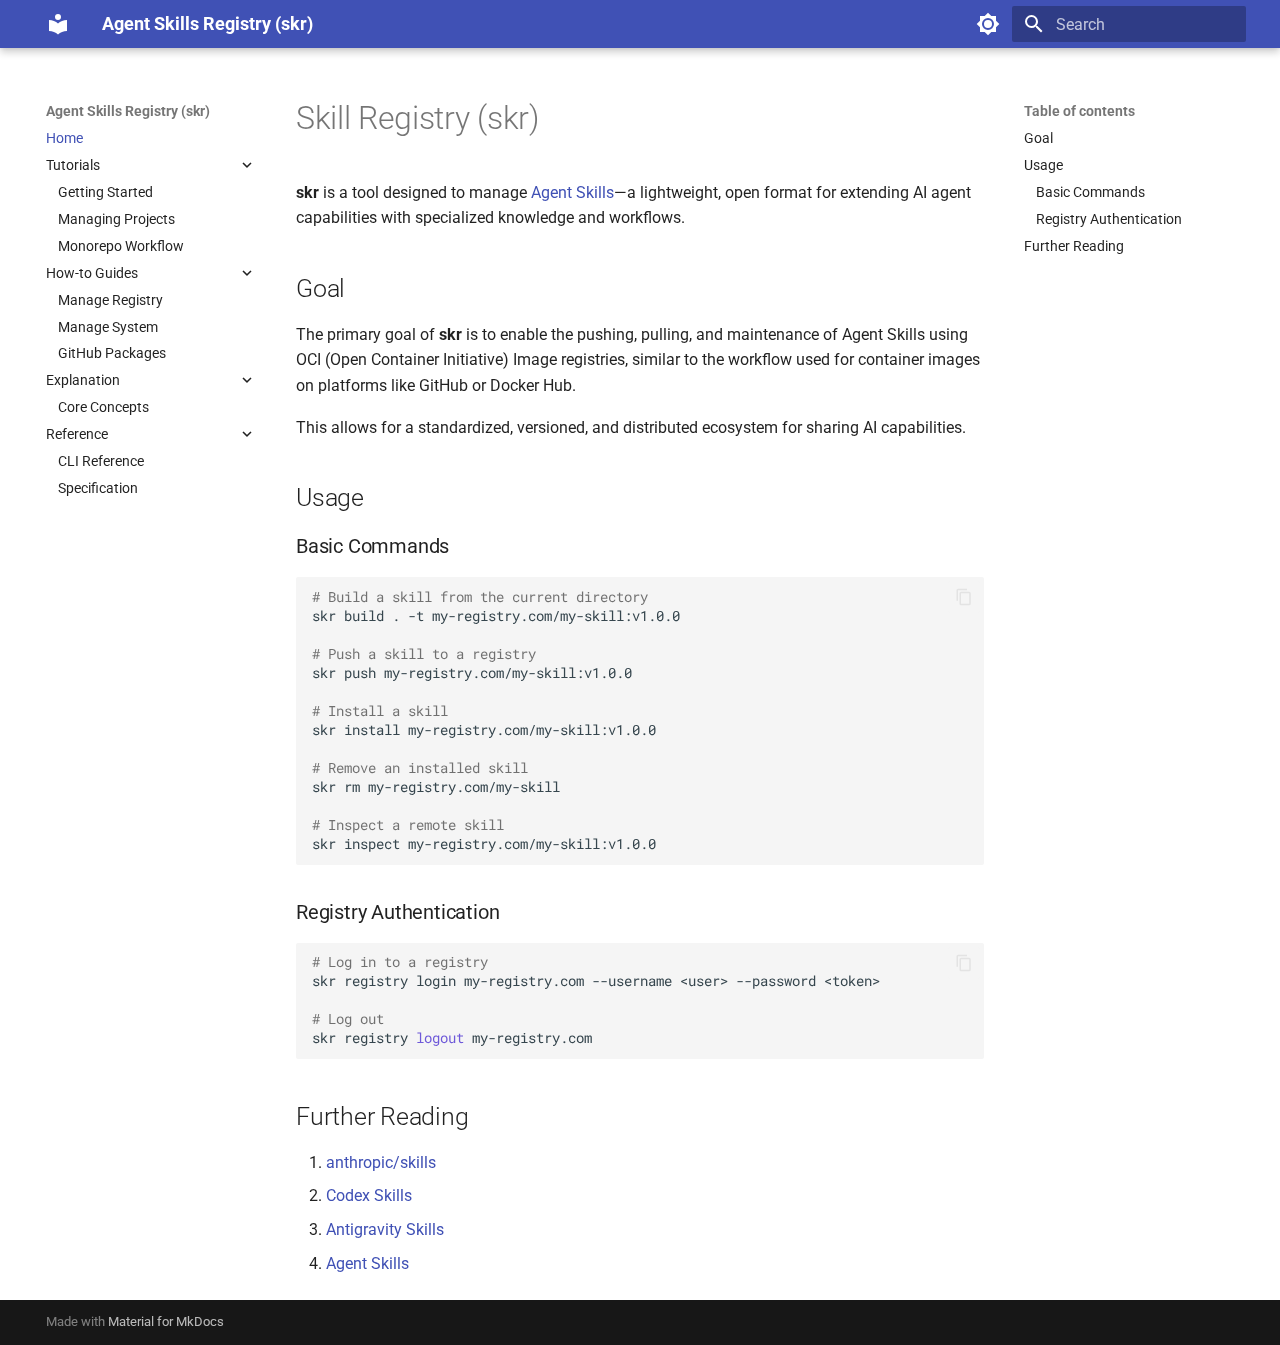
<file: index.html>
<!doctype html>
<html lang="en" class="no-js">
  <head>
    
      <meta charset="utf-8">
      <meta name="viewport" content="width=device-width,initial-scale=1">
      
        <meta name="description" content="CLI for managing and distributing Agent Skills">
      
      
      
        <link rel="canonical" href="https://andrewhowdencom.github.io/skr/">
      
      
      
        <link rel="next" href="tutorials/getting-started/">
      
      
        
      
      
      <link rel="icon" href="assets/images/favicon.png">
      <meta name="generator" content="mkdocs-1.6.1, mkdocs-material-9.7.1">
    
    
      
        <title>Agent Skills Registry (skr)</title>
      
    
    
      <link rel="stylesheet" href="assets/stylesheets/main.484c7ddc.min.css">
      
        
        <link rel="stylesheet" href="assets/stylesheets/palette.ab4e12ef.min.css">
      
      


    
    
      
    
    
      
        
        
        <link rel="preconnect" href="https://fonts.gstatic.com" crossorigin>
        <link rel="stylesheet" href="https://fonts.googleapis.com/css?family=Roboto:300,300i,400,400i,700,700i%7CRoboto+Mono:400,400i,700,700i&display=fallback">
        <style>:root{--md-text-font:"Roboto";--md-code-font:"Roboto Mono"}</style>
      
    
    
    <script>__md_scope=new URL(".",location),__md_hash=e=>[...e].reduce(((e,_)=>(e<<5)-e+_.charCodeAt(0)),0),__md_get=(e,_=localStorage,t=__md_scope)=>JSON.parse(_.getItem(t.pathname+"."+e)),__md_set=(e,_,t=localStorage,a=__md_scope)=>{try{t.setItem(a.pathname+"."+e,JSON.stringify(_))}catch(e){}}</script>
    
      

    
    
  </head>
  
  
    
    
      
    
    
    
    
    <body dir="ltr" data-md-color-scheme="default" data-md-color-primary="indigo" data-md-color-accent="purple">
  
    
    <input class="md-toggle" data-md-toggle="drawer" type="checkbox" id="__drawer" autocomplete="off">
    <input class="md-toggle" data-md-toggle="search" type="checkbox" id="__search" autocomplete="off">
    <label class="md-overlay" for="__drawer"></label>
    <div data-md-component="skip">
      
        
        <a href="#skill-registry-skr" class="md-skip">
          Skip to content
        </a>
      
    </div>
    <div data-md-component="announce">
      
    </div>
    
    
      

  

<header class="md-header md-header--shadow" data-md-component="header">
  <nav class="md-header__inner md-grid" aria-label="Header">
    <a href="." title="Agent Skills Registry (skr)" class="md-header__button md-logo" aria-label="Agent Skills Registry (skr)" data-md-component="logo">
      
  
  <svg xmlns="http://www.w3.org/2000/svg" viewBox="0 0 24 24"><path d="M12 8a3 3 0 0 0 3-3 3 3 0 0 0-3-3 3 3 0 0 0-3 3 3 3 0 0 0 3 3m0 3.54C9.64 9.35 6.5 8 3 8v11c3.5 0 6.64 1.35 9 3.54 2.36-2.19 5.5-3.54 9-3.54V8c-3.5 0-6.64 1.35-9 3.54"/></svg>

    </a>
    <label class="md-header__button md-icon" for="__drawer">
      
      <svg xmlns="http://www.w3.org/2000/svg" viewBox="0 0 24 24"><path d="M3 6h18v2H3zm0 5h18v2H3zm0 5h18v2H3z"/></svg>
    </label>
    <div class="md-header__title" data-md-component="header-title">
      <div class="md-header__ellipsis">
        <div class="md-header__topic">
          <span class="md-ellipsis">
            Agent Skills Registry (skr)
          </span>
        </div>
        <div class="md-header__topic" data-md-component="header-topic">
          <span class="md-ellipsis">
            
              Home
            
          </span>
        </div>
      </div>
    </div>
    
      
        <form class="md-header__option" data-md-component="palette">
  
    
    
    
    <input class="md-option" data-md-color-media="(prefers-color-scheme: light)" data-md-color-scheme="default" data-md-color-primary="indigo" data-md-color-accent="purple"  aria-label="Switch to dark mode"  type="radio" name="__palette" id="__palette_0">
    
      <label class="md-header__button md-icon" title="Switch to dark mode" for="__palette_1" hidden>
        <svg xmlns="http://www.w3.org/2000/svg" viewBox="0 0 24 24"><path d="M12 8a4 4 0 0 0-4 4 4 4 0 0 0 4 4 4 4 0 0 0 4-4 4 4 0 0 0-4-4m0 10a6 6 0 0 1-6-6 6 6 0 0 1 6-6 6 6 0 0 1 6 6 6 6 0 0 1-6 6m8-9.31V4h-4.69L12 .69 8.69 4H4v4.69L.69 12 4 15.31V20h4.69L12 23.31 15.31 20H20v-4.69L23.31 12z"/></svg>
      </label>
    
  
    
    
    
    <input class="md-option" data-md-color-media="(prefers-color-scheme: dark)" data-md-color-scheme="slate" data-md-color-primary="teal" data-md-color-accent="lime"  aria-label="Switch to light mode"  type="radio" name="__palette" id="__palette_1">
    
      <label class="md-header__button md-icon" title="Switch to light mode" for="__palette_0" hidden>
        <svg xmlns="http://www.w3.org/2000/svg" viewBox="0 0 24 24"><path d="M12 18c-.89 0-1.74-.2-2.5-.55C11.56 16.5 13 14.42 13 12s-1.44-4.5-3.5-5.45C10.26 6.2 11.11 6 12 6a6 6 0 0 1 6 6 6 6 0 0 1-6 6m8-9.31V4h-4.69L12 .69 8.69 4H4v4.69L.69 12 4 15.31V20h4.69L12 23.31 15.31 20H20v-4.69L23.31 12z"/></svg>
      </label>
    
  
</form>
      
    
    
      <script>var palette=__md_get("__palette");if(palette&&palette.color){if("(prefers-color-scheme)"===palette.color.media){var media=matchMedia("(prefers-color-scheme: light)"),input=document.querySelector(media.matches?"[data-md-color-media='(prefers-color-scheme: light)']":"[data-md-color-media='(prefers-color-scheme: dark)']");palette.color.media=input.getAttribute("data-md-color-media"),palette.color.scheme=input.getAttribute("data-md-color-scheme"),palette.color.primary=input.getAttribute("data-md-color-primary"),palette.color.accent=input.getAttribute("data-md-color-accent")}for(var[key,value]of Object.entries(palette.color))document.body.setAttribute("data-md-color-"+key,value)}</script>
    
    
    
      
      
        <label class="md-header__button md-icon" for="__search">
          
          <svg xmlns="http://www.w3.org/2000/svg" viewBox="0 0 24 24"><path d="M9.5 3A6.5 6.5 0 0 1 16 9.5c0 1.61-.59 3.09-1.56 4.23l.27.27h.79l5 5-1.5 1.5-5-5v-.79l-.27-.27A6.52 6.52 0 0 1 9.5 16 6.5 6.5 0 0 1 3 9.5 6.5 6.5 0 0 1 9.5 3m0 2C7 5 5 7 5 9.5S7 14 9.5 14 14 12 14 9.5 12 5 9.5 5"/></svg>
        </label>
        <div class="md-search" data-md-component="search" role="dialog">
  <label class="md-search__overlay" for="__search"></label>
  <div class="md-search__inner" role="search">
    <form class="md-search__form" name="search">
      <input type="text" class="md-search__input" name="query" aria-label="Search" placeholder="Search" autocapitalize="off" autocorrect="off" autocomplete="off" spellcheck="false" data-md-component="search-query" required>
      <label class="md-search__icon md-icon" for="__search">
        
        <svg xmlns="http://www.w3.org/2000/svg" viewBox="0 0 24 24"><path d="M9.5 3A6.5 6.5 0 0 1 16 9.5c0 1.61-.59 3.09-1.56 4.23l.27.27h.79l5 5-1.5 1.5-5-5v-.79l-.27-.27A6.52 6.52 0 0 1 9.5 16 6.5 6.5 0 0 1 3 9.5 6.5 6.5 0 0 1 9.5 3m0 2C7 5 5 7 5 9.5S7 14 9.5 14 14 12 14 9.5 12 5 9.5 5"/></svg>
        
        <svg xmlns="http://www.w3.org/2000/svg" viewBox="0 0 24 24"><path d="M20 11v2H8l5.5 5.5-1.42 1.42L4.16 12l7.92-7.92L13.5 5.5 8 11z"/></svg>
      </label>
      <nav class="md-search__options" aria-label="Search">
        
        <button type="reset" class="md-search__icon md-icon" title="Clear" aria-label="Clear" tabindex="-1">
          
          <svg xmlns="http://www.w3.org/2000/svg" viewBox="0 0 24 24"><path d="M19 6.41 17.59 5 12 10.59 6.41 5 5 6.41 10.59 12 5 17.59 6.41 19 12 13.41 17.59 19 19 17.59 13.41 12z"/></svg>
        </button>
      </nav>
      
        <div class="md-search__suggest" data-md-component="search-suggest"></div>
      
    </form>
    <div class="md-search__output">
      <div class="md-search__scrollwrap" tabindex="0" data-md-scrollfix>
        <div class="md-search-result" data-md-component="search-result">
          <div class="md-search-result__meta">
            Initializing search
          </div>
          <ol class="md-search-result__list" role="presentation"></ol>
        </div>
      </div>
    </div>
  </div>
</div>
      
    
    
  </nav>
  
</header>
    
    <div class="md-container" data-md-component="container">
      
      
        
          
        
      
      <main class="md-main" data-md-component="main">
        <div class="md-main__inner md-grid">
          
            
              
              <div class="md-sidebar md-sidebar--primary" data-md-component="sidebar" data-md-type="navigation" >
                <div class="md-sidebar__scrollwrap">
                  <div class="md-sidebar__inner">
                    



<nav class="md-nav md-nav--primary" aria-label="Navigation" data-md-level="0">
  <label class="md-nav__title" for="__drawer">
    <a href="." title="Agent Skills Registry (skr)" class="md-nav__button md-logo" aria-label="Agent Skills Registry (skr)" data-md-component="logo">
      
  
  <svg xmlns="http://www.w3.org/2000/svg" viewBox="0 0 24 24"><path d="M12 8a3 3 0 0 0 3-3 3 3 0 0 0-3-3 3 3 0 0 0-3 3 3 3 0 0 0 3 3m0 3.54C9.64 9.35 6.5 8 3 8v11c3.5 0 6.64 1.35 9 3.54 2.36-2.19 5.5-3.54 9-3.54V8c-3.5 0-6.64 1.35-9 3.54"/></svg>

    </a>
    Agent Skills Registry (skr)
  </label>
  
  <ul class="md-nav__list" data-md-scrollfix>
    
      
      
  
  
    
  
  
  
    <li class="md-nav__item md-nav__item--active">
      
      <input class="md-nav__toggle md-toggle" type="checkbox" id="__toc">
      
      
        
      
      
        <label class="md-nav__link md-nav__link--active" for="__toc">
          
  
  
  <span class="md-ellipsis">
    
  
    Home
  

    
  </span>
  
  

          <span class="md-nav__icon md-icon"></span>
        </label>
      
      <a href="." class="md-nav__link md-nav__link--active">
        
  
  
  <span class="md-ellipsis">
    
  
    Home
  

    
  </span>
  
  

      </a>
      
        

<nav class="md-nav md-nav--secondary" aria-label="Table of contents">
  
  
  
    
  
  
    <label class="md-nav__title" for="__toc">
      <span class="md-nav__icon md-icon"></span>
      Table of contents
    </label>
    <ul class="md-nav__list" data-md-component="toc" data-md-scrollfix>
      
        <li class="md-nav__item">
  <a href="#goal" class="md-nav__link">
    <span class="md-ellipsis">
      
        Goal
      
    </span>
  </a>
  
</li>
      
        <li class="md-nav__item">
  <a href="#usage" class="md-nav__link">
    <span class="md-ellipsis">
      
        Usage
      
    </span>
  </a>
  
    <nav class="md-nav" aria-label="Usage">
      <ul class="md-nav__list">
        
          <li class="md-nav__item">
  <a href="#basic-commands" class="md-nav__link">
    <span class="md-ellipsis">
      
        Basic Commands
      
    </span>
  </a>
  
</li>
        
          <li class="md-nav__item">
  <a href="#registry-authentication" class="md-nav__link">
    <span class="md-ellipsis">
      
        Registry Authentication
      
    </span>
  </a>
  
</li>
        
      </ul>
    </nav>
  
</li>
      
        <li class="md-nav__item">
  <a href="#further-reading" class="md-nav__link">
    <span class="md-ellipsis">
      
        Further Reading
      
    </span>
  </a>
  
</li>
      
    </ul>
  
</nav>
      
    </li>
  

    
      
      
  
  
  
  
    
    
      
        
      
        
      
        
      
    
    
    
    
    <li class="md-nav__item md-nav__item--nested">
      
        
        
          
        
        <input class="md-nav__toggle md-toggle md-toggle--indeterminate" type="checkbox" id="__nav_2" >
        
          
          <label class="md-nav__link" for="__nav_2" id="__nav_2_label" tabindex="0">
            
  
  
  <span class="md-ellipsis">
    
  
    Tutorials
  

    
  </span>
  
  

            <span class="md-nav__icon md-icon"></span>
          </label>
        
        <nav class="md-nav" data-md-level="1" aria-labelledby="__nav_2_label" aria-expanded="false">
          <label class="md-nav__title" for="__nav_2">
            <span class="md-nav__icon md-icon"></span>
            
  
    Tutorials
  

          </label>
          <ul class="md-nav__list" data-md-scrollfix>
            
              
                
  
  
  
  
    <li class="md-nav__item">
      <a href="tutorials/getting-started/" class="md-nav__link">
        
  
  
  <span class="md-ellipsis">
    
  
    Getting Started
  

    
  </span>
  
  

      </a>
    </li>
  

              
            
              
                
  
  
  
  
    <li class="md-nav__item">
      <a href="tutorials/managing-project/" class="md-nav__link">
        
  
  
  <span class="md-ellipsis">
    
  
    Managing Projects
  

    
  </span>
  
  

      </a>
    </li>
  

              
            
              
                
  
  
  
  
    <li class="md-nav__item">
      <a href="tutorials/monorepo-workflow/" class="md-nav__link">
        
  
  
  <span class="md-ellipsis">
    
  
    Monorepo Workflow
  

    
  </span>
  
  

      </a>
    </li>
  

              
            
          </ul>
        </nav>
      
    </li>
  

    
      
      
  
  
  
  
    
    
      
        
      
        
      
        
      
    
    
    
    
    <li class="md-nav__item md-nav__item--nested">
      
        
        
          
        
        <input class="md-nav__toggle md-toggle md-toggle--indeterminate" type="checkbox" id="__nav_3" >
        
          
          <label class="md-nav__link" for="__nav_3" id="__nav_3_label" tabindex="0">
            
  
  
  <span class="md-ellipsis">
    
  
    How-to Guides
  

    
  </span>
  
  

            <span class="md-nav__icon md-icon"></span>
          </label>
        
        <nav class="md-nav" data-md-level="1" aria-labelledby="__nav_3_label" aria-expanded="false">
          <label class="md-nav__title" for="__nav_3">
            <span class="md-nav__icon md-icon"></span>
            
  
    How-to Guides
  

          </label>
          <ul class="md-nav__list" data-md-scrollfix>
            
              
                
  
  
  
  
    <li class="md-nav__item">
      <a href="how-to/manage-registry/" class="md-nav__link">
        
  
  
  <span class="md-ellipsis">
    
  
    Manage Registry
  

    
  </span>
  
  

      </a>
    </li>
  

              
            
              
                
  
  
  
  
    <li class="md-nav__item">
      <a href="how-to/manage-system/" class="md-nav__link">
        
  
  
  <span class="md-ellipsis">
    
  
    Manage System
  

    
  </span>
  
  

      </a>
    </li>
  

              
            
              
                
  
  
  
  
    <li class="md-nav__item">
      <a href="how-to/use-github-packages/" class="md-nav__link">
        
  
  
  <span class="md-ellipsis">
    
  
    GitHub Packages
  

    
  </span>
  
  

      </a>
    </li>
  

              
            
          </ul>
        </nav>
      
    </li>
  

    
      
      
  
  
  
  
    
    
      
        
      
    
    
    
    
    <li class="md-nav__item md-nav__item--nested">
      
        
        
          
        
        <input class="md-nav__toggle md-toggle md-toggle--indeterminate" type="checkbox" id="__nav_4" >
        
          
          <label class="md-nav__link" for="__nav_4" id="__nav_4_label" tabindex="0">
            
  
  
  <span class="md-ellipsis">
    
  
    Explanation
  

    
  </span>
  
  

            <span class="md-nav__icon md-icon"></span>
          </label>
        
        <nav class="md-nav" data-md-level="1" aria-labelledby="__nav_4_label" aria-expanded="false">
          <label class="md-nav__title" for="__nav_4">
            <span class="md-nav__icon md-icon"></span>
            
  
    Explanation
  

          </label>
          <ul class="md-nav__list" data-md-scrollfix>
            
              
                
  
  
  
  
    <li class="md-nav__item">
      <a href="explanation/concepts/" class="md-nav__link">
        
  
  
  <span class="md-ellipsis">
    
  
    Core Concepts
  

    
  </span>
  
  

      </a>
    </li>
  

              
            
          </ul>
        </nav>
      
    </li>
  

    
      
      
  
  
  
  
    
    
      
        
      
        
      
    
    
    
    
    <li class="md-nav__item md-nav__item--nested">
      
        
        
          
        
        <input class="md-nav__toggle md-toggle md-toggle--indeterminate" type="checkbox" id="__nav_5" >
        
          
          <label class="md-nav__link" for="__nav_5" id="__nav_5_label" tabindex="0">
            
  
  
  <span class="md-ellipsis">
    
  
    Reference
  

    
  </span>
  
  

            <span class="md-nav__icon md-icon"></span>
          </label>
        
        <nav class="md-nav" data-md-level="1" aria-labelledby="__nav_5_label" aria-expanded="false">
          <label class="md-nav__title" for="__nav_5">
            <span class="md-nav__icon md-icon"></span>
            
  
    Reference
  

          </label>
          <ul class="md-nav__list" data-md-scrollfix>
            
              
                
  
  
  
  
    <li class="md-nav__item">
      <a href="reference/cli/" class="md-nav__link">
        
  
  
  <span class="md-ellipsis">
    
  
    CLI Reference
  

    
  </span>
  
  

      </a>
    </li>
  

              
            
              
                
  
  
  
  
    <li class="md-nav__item">
      <a href="reference/specification/" class="md-nav__link">
        
  
  
  <span class="md-ellipsis">
    
  
    Specification
  

    
  </span>
  
  

      </a>
    </li>
  

              
            
          </ul>
        </nav>
      
    </li>
  

    
  </ul>
</nav>
                  </div>
                </div>
              </div>
            
            
              
              <div class="md-sidebar md-sidebar--secondary" data-md-component="sidebar" data-md-type="toc" >
                <div class="md-sidebar__scrollwrap">
                  <div class="md-sidebar__inner">
                    

<nav class="md-nav md-nav--secondary" aria-label="Table of contents">
  
  
  
    
  
  
    <label class="md-nav__title" for="__toc">
      <span class="md-nav__icon md-icon"></span>
      Table of contents
    </label>
    <ul class="md-nav__list" data-md-component="toc" data-md-scrollfix>
      
        <li class="md-nav__item">
  <a href="#goal" class="md-nav__link">
    <span class="md-ellipsis">
      
        Goal
      
    </span>
  </a>
  
</li>
      
        <li class="md-nav__item">
  <a href="#usage" class="md-nav__link">
    <span class="md-ellipsis">
      
        Usage
      
    </span>
  </a>
  
    <nav class="md-nav" aria-label="Usage">
      <ul class="md-nav__list">
        
          <li class="md-nav__item">
  <a href="#basic-commands" class="md-nav__link">
    <span class="md-ellipsis">
      
        Basic Commands
      
    </span>
  </a>
  
</li>
        
          <li class="md-nav__item">
  <a href="#registry-authentication" class="md-nav__link">
    <span class="md-ellipsis">
      
        Registry Authentication
      
    </span>
  </a>
  
</li>
        
      </ul>
    </nav>
  
</li>
      
        <li class="md-nav__item">
  <a href="#further-reading" class="md-nav__link">
    <span class="md-ellipsis">
      
        Further Reading
      
    </span>
  </a>
  
</li>
      
    </ul>
  
</nav>
                  </div>
                </div>
              </div>
            
          
          
            <div class="md-content" data-md-component="content">
              
              <article class="md-content__inner md-typeset">
                
                  



<h1 id="skill-registry-skr">Skill Registry (skr)</h1>
<p><strong>skr</strong> is a tool designed to manage <a href="https://agentskills.io/what-are-skills">Agent Skills</a>—a lightweight, open format for extending AI agent capabilities with specialized knowledge and workflows.</p>
<h2 id="goal">Goal</h2>
<p>The primary goal of <strong>skr</strong> is to enable the pushing, pulling, and maintenance of Agent Skills using OCI (Open Container Initiative) Image registries, similar to the workflow used for container images on platforms like GitHub or Docker Hub.</p>
<p>This allows for a standardized, versioned, and distributed ecosystem for sharing AI capabilities.</p>
<h2 id="usage">Usage</h2>
<h3 id="basic-commands">Basic Commands</h3>
<div class="highlight"><pre><span></span><code><a id="__codelineno-0-1" name="__codelineno-0-1" href="#__codelineno-0-1"></a><span class="c1"># Build a skill from the current directory</span>
<a id="__codelineno-0-2" name="__codelineno-0-2" href="#__codelineno-0-2"></a>skr<span class="w"> </span>build<span class="w"> </span>.<span class="w"> </span>-t<span class="w"> </span>my-registry.com/my-skill:v1.0.0
<a id="__codelineno-0-3" name="__codelineno-0-3" href="#__codelineno-0-3"></a>
<a id="__codelineno-0-4" name="__codelineno-0-4" href="#__codelineno-0-4"></a><span class="c1"># Push a skill to a registry</span>
<a id="__codelineno-0-5" name="__codelineno-0-5" href="#__codelineno-0-5"></a>skr<span class="w"> </span>push<span class="w"> </span>my-registry.com/my-skill:v1.0.0
<a id="__codelineno-0-6" name="__codelineno-0-6" href="#__codelineno-0-6"></a>
<a id="__codelineno-0-7" name="__codelineno-0-7" href="#__codelineno-0-7"></a><span class="c1"># Install a skill</span>
<a id="__codelineno-0-8" name="__codelineno-0-8" href="#__codelineno-0-8"></a>skr<span class="w"> </span>install<span class="w"> </span>my-registry.com/my-skill:v1.0.0
<a id="__codelineno-0-9" name="__codelineno-0-9" href="#__codelineno-0-9"></a>
<a id="__codelineno-0-10" name="__codelineno-0-10" href="#__codelineno-0-10"></a><span class="c1"># Remove an installed skill</span>
<a id="__codelineno-0-11" name="__codelineno-0-11" href="#__codelineno-0-11"></a>skr<span class="w"> </span>rm<span class="w"> </span>my-registry.com/my-skill
<a id="__codelineno-0-12" name="__codelineno-0-12" href="#__codelineno-0-12"></a>
<a id="__codelineno-0-13" name="__codelineno-0-13" href="#__codelineno-0-13"></a><span class="c1"># Inspect a remote skill</span>
<a id="__codelineno-0-14" name="__codelineno-0-14" href="#__codelineno-0-14"></a>skr<span class="w"> </span>inspect<span class="w"> </span>my-registry.com/my-skill:v1.0.0
</code></pre></div>
<h3 id="registry-authentication">Registry Authentication</h3>
<div class="highlight"><pre><span></span><code><a id="__codelineno-1-1" name="__codelineno-1-1" href="#__codelineno-1-1"></a><span class="c1"># Log in to a registry</span>
<a id="__codelineno-1-2" name="__codelineno-1-2" href="#__codelineno-1-2"></a>skr<span class="w"> </span>registry<span class="w"> </span>login<span class="w"> </span>my-registry.com<span class="w"> </span>--username<span class="w"> </span>&lt;user&gt;<span class="w"> </span>--password<span class="w"> </span>&lt;token&gt;
<a id="__codelineno-1-3" name="__codelineno-1-3" href="#__codelineno-1-3"></a>
<a id="__codelineno-1-4" name="__codelineno-1-4" href="#__codelineno-1-4"></a><span class="c1"># Log out</span>
<a id="__codelineno-1-5" name="__codelineno-1-5" href="#__codelineno-1-5"></a>skr<span class="w"> </span>registry<span class="w"> </span><span class="nb">logout</span><span class="w"> </span>my-registry.com
</code></pre></div>
<h2 id="further-reading">Further Reading</h2>
<ol>
<li><a href="https://github.com/anthropics/skills">anthropic/skills</a></li>
<li><a href="https://developers.openai.com/codex/skills/">Codex Skills</a></li>
<li><a href="https://antigravity.google/docs/skills">Antigravity Skills</a></li>
<li><a href="https://agentskills.io/what-are-skills">Agent Skills</a></li>
</ol>












                
              </article>
            </div>
          
          
<script>var target=document.getElementById(location.hash.slice(1));target&&target.name&&(target.checked=target.name.startsWith("__tabbed_"))</script>
        </div>
        
          <button type="button" class="md-top md-icon" data-md-component="top" hidden>
  
  <svg xmlns="http://www.w3.org/2000/svg" viewBox="0 0 24 24"><path d="M13 20h-2V8l-5.5 5.5-1.42-1.42L12 4.16l7.92 7.92-1.42 1.42L13 8z"/></svg>
  Back to top
</button>
        
      </main>
      
        <footer class="md-footer">
  
  <div class="md-footer-meta md-typeset">
    <div class="md-footer-meta__inner md-grid">
      <div class="md-copyright">
  
  
    Made with
    <a href="https://squidfunk.github.io/mkdocs-material/" target="_blank" rel="noopener">
      Material for MkDocs
    </a>
  
</div>
      
    </div>
  </div>
</footer>
      
    </div>
    <div class="md-dialog" data-md-component="dialog">
      <div class="md-dialog__inner md-typeset"></div>
    </div>
    
    
    
      
      
      <script id="__config" type="application/json">{"annotate": null, "base": ".", "features": ["content.code.copy", "navigation.expand", "navigation.indexes", "navigation.top", "search.suggest", "search.highlight"], "search": "assets/javascripts/workers/search.2c215733.min.js", "tags": null, "translations": {"clipboard.copied": "Copied to clipboard", "clipboard.copy": "Copy to clipboard", "search.result.more.one": "1 more on this page", "search.result.more.other": "# more on this page", "search.result.none": "No matching documents", "search.result.one": "1 matching document", "search.result.other": "# matching documents", "search.result.placeholder": "Type to start searching", "search.result.term.missing": "Missing", "select.version": "Select version"}, "version": null}</script>
    
    
      <script src="assets/javascripts/bundle.79ae519e.min.js"></script>
      
    
  </body>
</html>
</file>
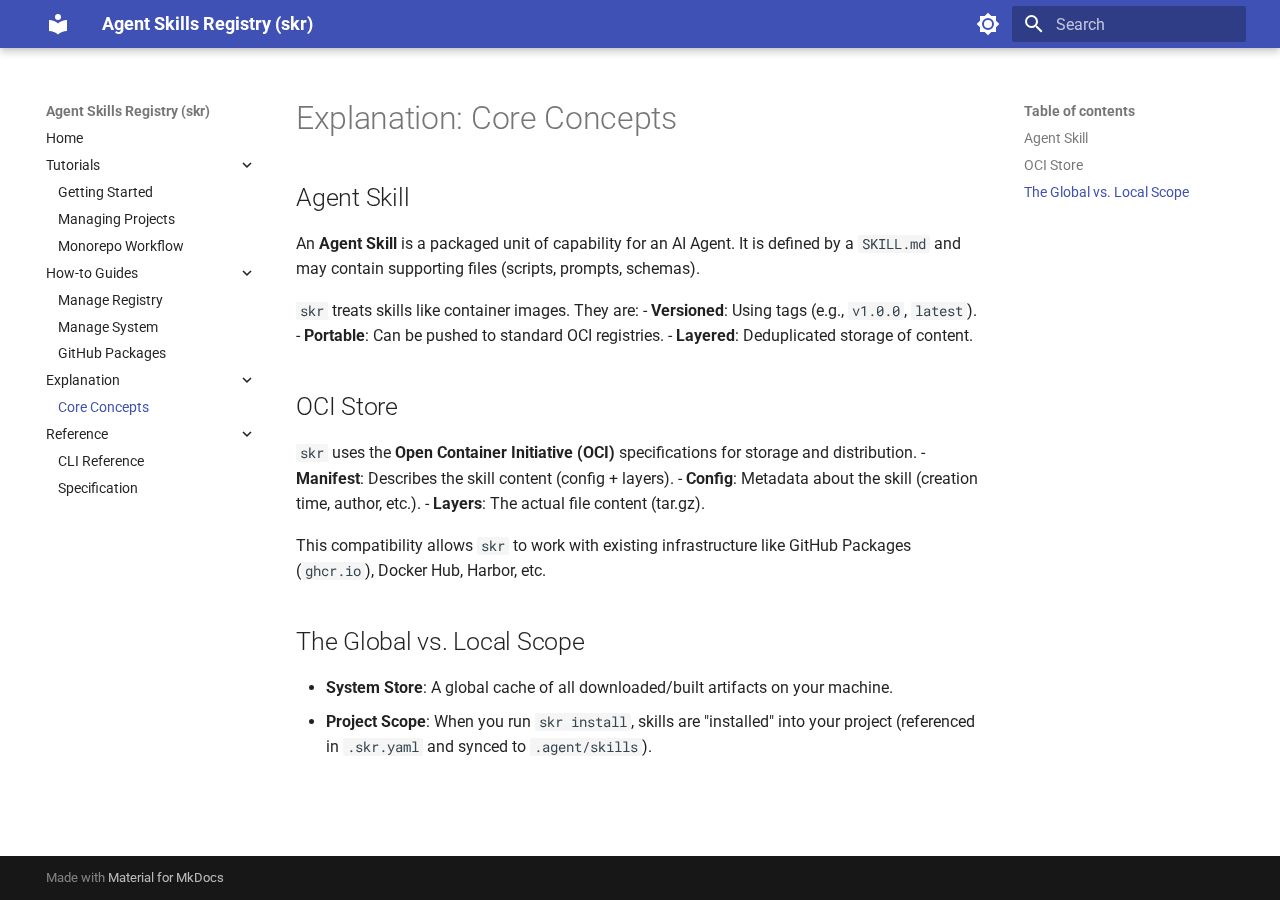
<file: explanation/concepts/index.html>
<!doctype html>
<html lang="en" class="no-js">
  <head>
    
      <meta charset="utf-8">
      <meta name="viewport" content="width=device-width,initial-scale=1">
      
        <meta name="description" content="CLI for managing and distributing Agent Skills">
      
      
      
        <link rel="canonical" href="https://andrewhowdencom.github.io/skr/explanation/concepts/">
      
      
        <link rel="prev" href="../../how-to/use-github-packages/">
      
      
        <link rel="next" href="../../reference/cli/">
      
      
        
      
      
      <link rel="icon" href="../../assets/images/favicon.png">
      <meta name="generator" content="mkdocs-1.6.1, mkdocs-material-9.7.1">
    
    
      
        <title>Core Concepts - Agent Skills Registry (skr)</title>
      
    
    
      <link rel="stylesheet" href="../../assets/stylesheets/main.484c7ddc.min.css">
      
        
        <link rel="stylesheet" href="../../assets/stylesheets/palette.ab4e12ef.min.css">
      
      


    
    
      
    
    
      
        
        
        <link rel="preconnect" href="https://fonts.gstatic.com" crossorigin>
        <link rel="stylesheet" href="https://fonts.googleapis.com/css?family=Roboto:300,300i,400,400i,700,700i%7CRoboto+Mono:400,400i,700,700i&display=fallback">
        <style>:root{--md-text-font:"Roboto";--md-code-font:"Roboto Mono"}</style>
      
    
    
    <script>__md_scope=new URL("../..",location),__md_hash=e=>[...e].reduce(((e,_)=>(e<<5)-e+_.charCodeAt(0)),0),__md_get=(e,_=localStorage,t=__md_scope)=>JSON.parse(_.getItem(t.pathname+"."+e)),__md_set=(e,_,t=localStorage,a=__md_scope)=>{try{t.setItem(a.pathname+"."+e,JSON.stringify(_))}catch(e){}}</script>
    
      

    
    
  </head>
  
  
    
    
      
    
    
    
    
    <body dir="ltr" data-md-color-scheme="default" data-md-color-primary="indigo" data-md-color-accent="purple">
  
    
    <input class="md-toggle" data-md-toggle="drawer" type="checkbox" id="__drawer" autocomplete="off">
    <input class="md-toggle" data-md-toggle="search" type="checkbox" id="__search" autocomplete="off">
    <label class="md-overlay" for="__drawer"></label>
    <div data-md-component="skip">
      
        
        <a href="#explanation-core-concepts" class="md-skip">
          Skip to content
        </a>
      
    </div>
    <div data-md-component="announce">
      
    </div>
    
    
      

  

<header class="md-header md-header--shadow" data-md-component="header">
  <nav class="md-header__inner md-grid" aria-label="Header">
    <a href="../.." title="Agent Skills Registry (skr)" class="md-header__button md-logo" aria-label="Agent Skills Registry (skr)" data-md-component="logo">
      
  
  <svg xmlns="http://www.w3.org/2000/svg" viewBox="0 0 24 24"><path d="M12 8a3 3 0 0 0 3-3 3 3 0 0 0-3-3 3 3 0 0 0-3 3 3 3 0 0 0 3 3m0 3.54C9.64 9.35 6.5 8 3 8v11c3.5 0 6.64 1.35 9 3.54 2.36-2.19 5.5-3.54 9-3.54V8c-3.5 0-6.64 1.35-9 3.54"/></svg>

    </a>
    <label class="md-header__button md-icon" for="__drawer">
      
      <svg xmlns="http://www.w3.org/2000/svg" viewBox="0 0 24 24"><path d="M3 6h18v2H3zm0 5h18v2H3zm0 5h18v2H3z"/></svg>
    </label>
    <div class="md-header__title" data-md-component="header-title">
      <div class="md-header__ellipsis">
        <div class="md-header__topic">
          <span class="md-ellipsis">
            Agent Skills Registry (skr)
          </span>
        </div>
        <div class="md-header__topic" data-md-component="header-topic">
          <span class="md-ellipsis">
            
              Core Concepts
            
          </span>
        </div>
      </div>
    </div>
    
      
        <form class="md-header__option" data-md-component="palette">
  
    
    
    
    <input class="md-option" data-md-color-media="(prefers-color-scheme: light)" data-md-color-scheme="default" data-md-color-primary="indigo" data-md-color-accent="purple"  aria-label="Switch to dark mode"  type="radio" name="__palette" id="__palette_0">
    
      <label class="md-header__button md-icon" title="Switch to dark mode" for="__palette_1" hidden>
        <svg xmlns="http://www.w3.org/2000/svg" viewBox="0 0 24 24"><path d="M12 8a4 4 0 0 0-4 4 4 4 0 0 0 4 4 4 4 0 0 0 4-4 4 4 0 0 0-4-4m0 10a6 6 0 0 1-6-6 6 6 0 0 1 6-6 6 6 0 0 1 6 6 6 6 0 0 1-6 6m8-9.31V4h-4.69L12 .69 8.69 4H4v4.69L.69 12 4 15.31V20h4.69L12 23.31 15.31 20H20v-4.69L23.31 12z"/></svg>
      </label>
    
  
    
    
    
    <input class="md-option" data-md-color-media="(prefers-color-scheme: dark)" data-md-color-scheme="slate" data-md-color-primary="teal" data-md-color-accent="lime"  aria-label="Switch to light mode"  type="radio" name="__palette" id="__palette_1">
    
      <label class="md-header__button md-icon" title="Switch to light mode" for="__palette_0" hidden>
        <svg xmlns="http://www.w3.org/2000/svg" viewBox="0 0 24 24"><path d="M12 18c-.89 0-1.74-.2-2.5-.55C11.56 16.5 13 14.42 13 12s-1.44-4.5-3.5-5.45C10.26 6.2 11.11 6 12 6a6 6 0 0 1 6 6 6 6 0 0 1-6 6m8-9.31V4h-4.69L12 .69 8.69 4H4v4.69L.69 12 4 15.31V20h4.69L12 23.31 15.31 20H20v-4.69L23.31 12z"/></svg>
      </label>
    
  
</form>
      
    
    
      <script>var palette=__md_get("__palette");if(palette&&palette.color){if("(prefers-color-scheme)"===palette.color.media){var media=matchMedia("(prefers-color-scheme: light)"),input=document.querySelector(media.matches?"[data-md-color-media='(prefers-color-scheme: light)']":"[data-md-color-media='(prefers-color-scheme: dark)']");palette.color.media=input.getAttribute("data-md-color-media"),palette.color.scheme=input.getAttribute("data-md-color-scheme"),palette.color.primary=input.getAttribute("data-md-color-primary"),palette.color.accent=input.getAttribute("data-md-color-accent")}for(var[key,value]of Object.entries(palette.color))document.body.setAttribute("data-md-color-"+key,value)}</script>
    
    
    
      
      
        <label class="md-header__button md-icon" for="__search">
          
          <svg xmlns="http://www.w3.org/2000/svg" viewBox="0 0 24 24"><path d="M9.5 3A6.5 6.5 0 0 1 16 9.5c0 1.61-.59 3.09-1.56 4.23l.27.27h.79l5 5-1.5 1.5-5-5v-.79l-.27-.27A6.52 6.52 0 0 1 9.5 16 6.5 6.5 0 0 1 3 9.5 6.5 6.5 0 0 1 9.5 3m0 2C7 5 5 7 5 9.5S7 14 9.5 14 14 12 14 9.5 12 5 9.5 5"/></svg>
        </label>
        <div class="md-search" data-md-component="search" role="dialog">
  <label class="md-search__overlay" for="__search"></label>
  <div class="md-search__inner" role="search">
    <form class="md-search__form" name="search">
      <input type="text" class="md-search__input" name="query" aria-label="Search" placeholder="Search" autocapitalize="off" autocorrect="off" autocomplete="off" spellcheck="false" data-md-component="search-query" required>
      <label class="md-search__icon md-icon" for="__search">
        
        <svg xmlns="http://www.w3.org/2000/svg" viewBox="0 0 24 24"><path d="M9.5 3A6.5 6.5 0 0 1 16 9.5c0 1.61-.59 3.09-1.56 4.23l.27.27h.79l5 5-1.5 1.5-5-5v-.79l-.27-.27A6.52 6.52 0 0 1 9.5 16 6.5 6.5 0 0 1 3 9.5 6.5 6.5 0 0 1 9.5 3m0 2C7 5 5 7 5 9.5S7 14 9.5 14 14 12 14 9.5 12 5 9.5 5"/></svg>
        
        <svg xmlns="http://www.w3.org/2000/svg" viewBox="0 0 24 24"><path d="M20 11v2H8l5.5 5.5-1.42 1.42L4.16 12l7.92-7.92L13.5 5.5 8 11z"/></svg>
      </label>
      <nav class="md-search__options" aria-label="Search">
        
        <button type="reset" class="md-search__icon md-icon" title="Clear" aria-label="Clear" tabindex="-1">
          
          <svg xmlns="http://www.w3.org/2000/svg" viewBox="0 0 24 24"><path d="M19 6.41 17.59 5 12 10.59 6.41 5 5 6.41 10.59 12 5 17.59 6.41 19 12 13.41 17.59 19 19 17.59 13.41 12z"/></svg>
        </button>
      </nav>
      
        <div class="md-search__suggest" data-md-component="search-suggest"></div>
      
    </form>
    <div class="md-search__output">
      <div class="md-search__scrollwrap" tabindex="0" data-md-scrollfix>
        <div class="md-search-result" data-md-component="search-result">
          <div class="md-search-result__meta">
            Initializing search
          </div>
          <ol class="md-search-result__list" role="presentation"></ol>
        </div>
      </div>
    </div>
  </div>
</div>
      
    
    
  </nav>
  
</header>
    
    <div class="md-container" data-md-component="container">
      
      
        
          
        
      
      <main class="md-main" data-md-component="main">
        <div class="md-main__inner md-grid">
          
            
              
              <div class="md-sidebar md-sidebar--primary" data-md-component="sidebar" data-md-type="navigation" >
                <div class="md-sidebar__scrollwrap">
                  <div class="md-sidebar__inner">
                    



<nav class="md-nav md-nav--primary" aria-label="Navigation" data-md-level="0">
  <label class="md-nav__title" for="__drawer">
    <a href="../.." title="Agent Skills Registry (skr)" class="md-nav__button md-logo" aria-label="Agent Skills Registry (skr)" data-md-component="logo">
      
  
  <svg xmlns="http://www.w3.org/2000/svg" viewBox="0 0 24 24"><path d="M12 8a3 3 0 0 0 3-3 3 3 0 0 0-3-3 3 3 0 0 0-3 3 3 3 0 0 0 3 3m0 3.54C9.64 9.35 6.5 8 3 8v11c3.5 0 6.64 1.35 9 3.54 2.36-2.19 5.5-3.54 9-3.54V8c-3.5 0-6.64 1.35-9 3.54"/></svg>

    </a>
    Agent Skills Registry (skr)
  </label>
  
  <ul class="md-nav__list" data-md-scrollfix>
    
      
      
  
  
  
  
    <li class="md-nav__item">
      <a href="../.." class="md-nav__link">
        
  
  
  <span class="md-ellipsis">
    
  
    Home
  

    
  </span>
  
  

      </a>
    </li>
  

    
      
      
  
  
  
  
    
    
      
        
      
        
      
        
      
    
    
    
    
    <li class="md-nav__item md-nav__item--nested">
      
        
        
          
        
        <input class="md-nav__toggle md-toggle md-toggle--indeterminate" type="checkbox" id="__nav_2" >
        
          
          <label class="md-nav__link" for="__nav_2" id="__nav_2_label" tabindex="0">
            
  
  
  <span class="md-ellipsis">
    
  
    Tutorials
  

    
  </span>
  
  

            <span class="md-nav__icon md-icon"></span>
          </label>
        
        <nav class="md-nav" data-md-level="1" aria-labelledby="__nav_2_label" aria-expanded="false">
          <label class="md-nav__title" for="__nav_2">
            <span class="md-nav__icon md-icon"></span>
            
  
    Tutorials
  

          </label>
          <ul class="md-nav__list" data-md-scrollfix>
            
              
                
  
  
  
  
    <li class="md-nav__item">
      <a href="../../tutorials/getting-started/" class="md-nav__link">
        
  
  
  <span class="md-ellipsis">
    
  
    Getting Started
  

    
  </span>
  
  

      </a>
    </li>
  

              
            
              
                
  
  
  
  
    <li class="md-nav__item">
      <a href="../../tutorials/managing-project/" class="md-nav__link">
        
  
  
  <span class="md-ellipsis">
    
  
    Managing Projects
  

    
  </span>
  
  

      </a>
    </li>
  

              
            
              
                
  
  
  
  
    <li class="md-nav__item">
      <a href="../../tutorials/monorepo-workflow/" class="md-nav__link">
        
  
  
  <span class="md-ellipsis">
    
  
    Monorepo Workflow
  

    
  </span>
  
  

      </a>
    </li>
  

              
            
          </ul>
        </nav>
      
    </li>
  

    
      
      
  
  
  
  
    
    
      
        
      
        
      
        
      
    
    
    
    
    <li class="md-nav__item md-nav__item--nested">
      
        
        
          
        
        <input class="md-nav__toggle md-toggle md-toggle--indeterminate" type="checkbox" id="__nav_3" >
        
          
          <label class="md-nav__link" for="__nav_3" id="__nav_3_label" tabindex="0">
            
  
  
  <span class="md-ellipsis">
    
  
    How-to Guides
  

    
  </span>
  
  

            <span class="md-nav__icon md-icon"></span>
          </label>
        
        <nav class="md-nav" data-md-level="1" aria-labelledby="__nav_3_label" aria-expanded="false">
          <label class="md-nav__title" for="__nav_3">
            <span class="md-nav__icon md-icon"></span>
            
  
    How-to Guides
  

          </label>
          <ul class="md-nav__list" data-md-scrollfix>
            
              
                
  
  
  
  
    <li class="md-nav__item">
      <a href="../../how-to/manage-registry/" class="md-nav__link">
        
  
  
  <span class="md-ellipsis">
    
  
    Manage Registry
  

    
  </span>
  
  

      </a>
    </li>
  

              
            
              
                
  
  
  
  
    <li class="md-nav__item">
      <a href="../../how-to/manage-system/" class="md-nav__link">
        
  
  
  <span class="md-ellipsis">
    
  
    Manage System
  

    
  </span>
  
  

      </a>
    </li>
  

              
            
              
                
  
  
  
  
    <li class="md-nav__item">
      <a href="../../how-to/use-github-packages/" class="md-nav__link">
        
  
  
  <span class="md-ellipsis">
    
  
    GitHub Packages
  

    
  </span>
  
  

      </a>
    </li>
  

              
            
          </ul>
        </nav>
      
    </li>
  

    
      
      
  
  
    
  
  
  
    
    
      
        
      
    
    
    
    
    <li class="md-nav__item md-nav__item--active md-nav__item--nested">
      
        
        
        <input class="md-nav__toggle md-toggle " type="checkbox" id="__nav_4" checked>
        
          
          <label class="md-nav__link" for="__nav_4" id="__nav_4_label" tabindex="0">
            
  
  
  <span class="md-ellipsis">
    
  
    Explanation
  

    
  </span>
  
  

            <span class="md-nav__icon md-icon"></span>
          </label>
        
        <nav class="md-nav" data-md-level="1" aria-labelledby="__nav_4_label" aria-expanded="true">
          <label class="md-nav__title" for="__nav_4">
            <span class="md-nav__icon md-icon"></span>
            
  
    Explanation
  

          </label>
          <ul class="md-nav__list" data-md-scrollfix>
            
              
                
  
  
    
  
  
  
    <li class="md-nav__item md-nav__item--active">
      
      <input class="md-nav__toggle md-toggle" type="checkbox" id="__toc">
      
      
        
      
      
        <label class="md-nav__link md-nav__link--active" for="__toc">
          
  
  
  <span class="md-ellipsis">
    
  
    Core Concepts
  

    
  </span>
  
  

          <span class="md-nav__icon md-icon"></span>
        </label>
      
      <a href="./" class="md-nav__link md-nav__link--active">
        
  
  
  <span class="md-ellipsis">
    
  
    Core Concepts
  

    
  </span>
  
  

      </a>
      
        

<nav class="md-nav md-nav--secondary" aria-label="Table of contents">
  
  
  
    
  
  
    <label class="md-nav__title" for="__toc">
      <span class="md-nav__icon md-icon"></span>
      Table of contents
    </label>
    <ul class="md-nav__list" data-md-component="toc" data-md-scrollfix>
      
        <li class="md-nav__item">
  <a href="#agent-skill" class="md-nav__link">
    <span class="md-ellipsis">
      
        Agent Skill
      
    </span>
  </a>
  
</li>
      
        <li class="md-nav__item">
  <a href="#oci-store" class="md-nav__link">
    <span class="md-ellipsis">
      
        OCI Store
      
    </span>
  </a>
  
</li>
      
        <li class="md-nav__item">
  <a href="#the-global-vs-local-scope" class="md-nav__link">
    <span class="md-ellipsis">
      
        The Global vs. Local Scope
      
    </span>
  </a>
  
</li>
      
    </ul>
  
</nav>
      
    </li>
  

              
            
          </ul>
        </nav>
      
    </li>
  

    
      
      
  
  
  
  
    
    
      
        
      
        
      
    
    
    
    
    <li class="md-nav__item md-nav__item--nested">
      
        
        
          
        
        <input class="md-nav__toggle md-toggle md-toggle--indeterminate" type="checkbox" id="__nav_5" >
        
          
          <label class="md-nav__link" for="__nav_5" id="__nav_5_label" tabindex="0">
            
  
  
  <span class="md-ellipsis">
    
  
    Reference
  

    
  </span>
  
  

            <span class="md-nav__icon md-icon"></span>
          </label>
        
        <nav class="md-nav" data-md-level="1" aria-labelledby="__nav_5_label" aria-expanded="false">
          <label class="md-nav__title" for="__nav_5">
            <span class="md-nav__icon md-icon"></span>
            
  
    Reference
  

          </label>
          <ul class="md-nav__list" data-md-scrollfix>
            
              
                
  
  
  
  
    <li class="md-nav__item">
      <a href="../../reference/cli/" class="md-nav__link">
        
  
  
  <span class="md-ellipsis">
    
  
    CLI Reference
  

    
  </span>
  
  

      </a>
    </li>
  

              
            
              
                
  
  
  
  
    <li class="md-nav__item">
      <a href="../../reference/specification/" class="md-nav__link">
        
  
  
  <span class="md-ellipsis">
    
  
    Specification
  

    
  </span>
  
  

      </a>
    </li>
  

              
            
          </ul>
        </nav>
      
    </li>
  

    
  </ul>
</nav>
                  </div>
                </div>
              </div>
            
            
              
              <div class="md-sidebar md-sidebar--secondary" data-md-component="sidebar" data-md-type="toc" >
                <div class="md-sidebar__scrollwrap">
                  <div class="md-sidebar__inner">
                    

<nav class="md-nav md-nav--secondary" aria-label="Table of contents">
  
  
  
    
  
  
    <label class="md-nav__title" for="__toc">
      <span class="md-nav__icon md-icon"></span>
      Table of contents
    </label>
    <ul class="md-nav__list" data-md-component="toc" data-md-scrollfix>
      
        <li class="md-nav__item">
  <a href="#agent-skill" class="md-nav__link">
    <span class="md-ellipsis">
      
        Agent Skill
      
    </span>
  </a>
  
</li>
      
        <li class="md-nav__item">
  <a href="#oci-store" class="md-nav__link">
    <span class="md-ellipsis">
      
        OCI Store
      
    </span>
  </a>
  
</li>
      
        <li class="md-nav__item">
  <a href="#the-global-vs-local-scope" class="md-nav__link">
    <span class="md-ellipsis">
      
        The Global vs. Local Scope
      
    </span>
  </a>
  
</li>
      
    </ul>
  
</nav>
                  </div>
                </div>
              </div>
            
          
          
            <div class="md-content" data-md-component="content">
              
              <article class="md-content__inner md-typeset">
                
                  



<h1 id="explanation-core-concepts">Explanation: Core Concepts</h1>
<h2 id="agent-skill">Agent Skill</h2>
<p>An <strong>Agent Skill</strong> is a packaged unit of capability for an AI Agent. It is defined by a <code>SKILL.md</code> and may contain supporting files (scripts, prompts, schemas).</p>
<p><code>skr</code> treats skills like container images. They are:
-   <strong>Versioned</strong>: Using tags (e.g., <code>v1.0.0</code>, <code>latest</code>).
-   <strong>Portable</strong>: Can be pushed to standard OCI registries.
-   <strong>Layered</strong>: Deduplicated storage of content.</p>
<h2 id="oci-store">OCI Store</h2>
<p><code>skr</code> uses the <strong>Open Container Initiative (OCI)</strong> specifications for storage and distribution.
-   <strong>Manifest</strong>: Describes the skill content (config + layers).
-   <strong>Config</strong>: Metadata about the skill (creation time, author, etc.).
-   <strong>Layers</strong>: The actual file content (tar.gz).</p>
<p>This compatibility allows <code>skr</code> to work with existing infrastructure like GitHub Packages (<code>ghcr.io</code>), Docker Hub, Harbor, etc.</p>
<h2 id="the-global-vs-local-scope">The Global vs. Local Scope</h2>
<ul>
<li><strong>System Store</strong>: A global cache of all downloaded/built artifacts on your machine.</li>
<li><strong>Project Scope</strong>: When you run <code>skr install</code>, skills are "installed" into your project (referenced in <code>.skr.yaml</code> and synced to <code>.agent/skills</code>).</li>
</ul>












                
              </article>
            </div>
          
          
<script>var target=document.getElementById(location.hash.slice(1));target&&target.name&&(target.checked=target.name.startsWith("__tabbed_"))</script>
        </div>
        
          <button type="button" class="md-top md-icon" data-md-component="top" hidden>
  
  <svg xmlns="http://www.w3.org/2000/svg" viewBox="0 0 24 24"><path d="M13 20h-2V8l-5.5 5.5-1.42-1.42L12 4.16l7.92 7.92-1.42 1.42L13 8z"/></svg>
  Back to top
</button>
        
      </main>
      
        <footer class="md-footer">
  
  <div class="md-footer-meta md-typeset">
    <div class="md-footer-meta__inner md-grid">
      <div class="md-copyright">
  
  
    Made with
    <a href="https://squidfunk.github.io/mkdocs-material/" target="_blank" rel="noopener">
      Material for MkDocs
    </a>
  
</div>
      
    </div>
  </div>
</footer>
      
    </div>
    <div class="md-dialog" data-md-component="dialog">
      <div class="md-dialog__inner md-typeset"></div>
    </div>
    
    
    
      
      
      <script id="__config" type="application/json">{"annotate": null, "base": "../..", "features": ["content.code.copy", "navigation.expand", "navigation.indexes", "navigation.top", "search.suggest", "search.highlight"], "search": "../../assets/javascripts/workers/search.2c215733.min.js", "tags": null, "translations": {"clipboard.copied": "Copied to clipboard", "clipboard.copy": "Copy to clipboard", "search.result.more.one": "1 more on this page", "search.result.more.other": "# more on this page", "search.result.none": "No matching documents", "search.result.one": "1 matching document", "search.result.other": "# matching documents", "search.result.placeholder": "Type to start searching", "search.result.term.missing": "Missing", "select.version": "Select version"}, "version": null}</script>
    
    
      <script src="../../assets/javascripts/bundle.79ae519e.min.js"></script>
      
    
  </body>
</html>
</file>
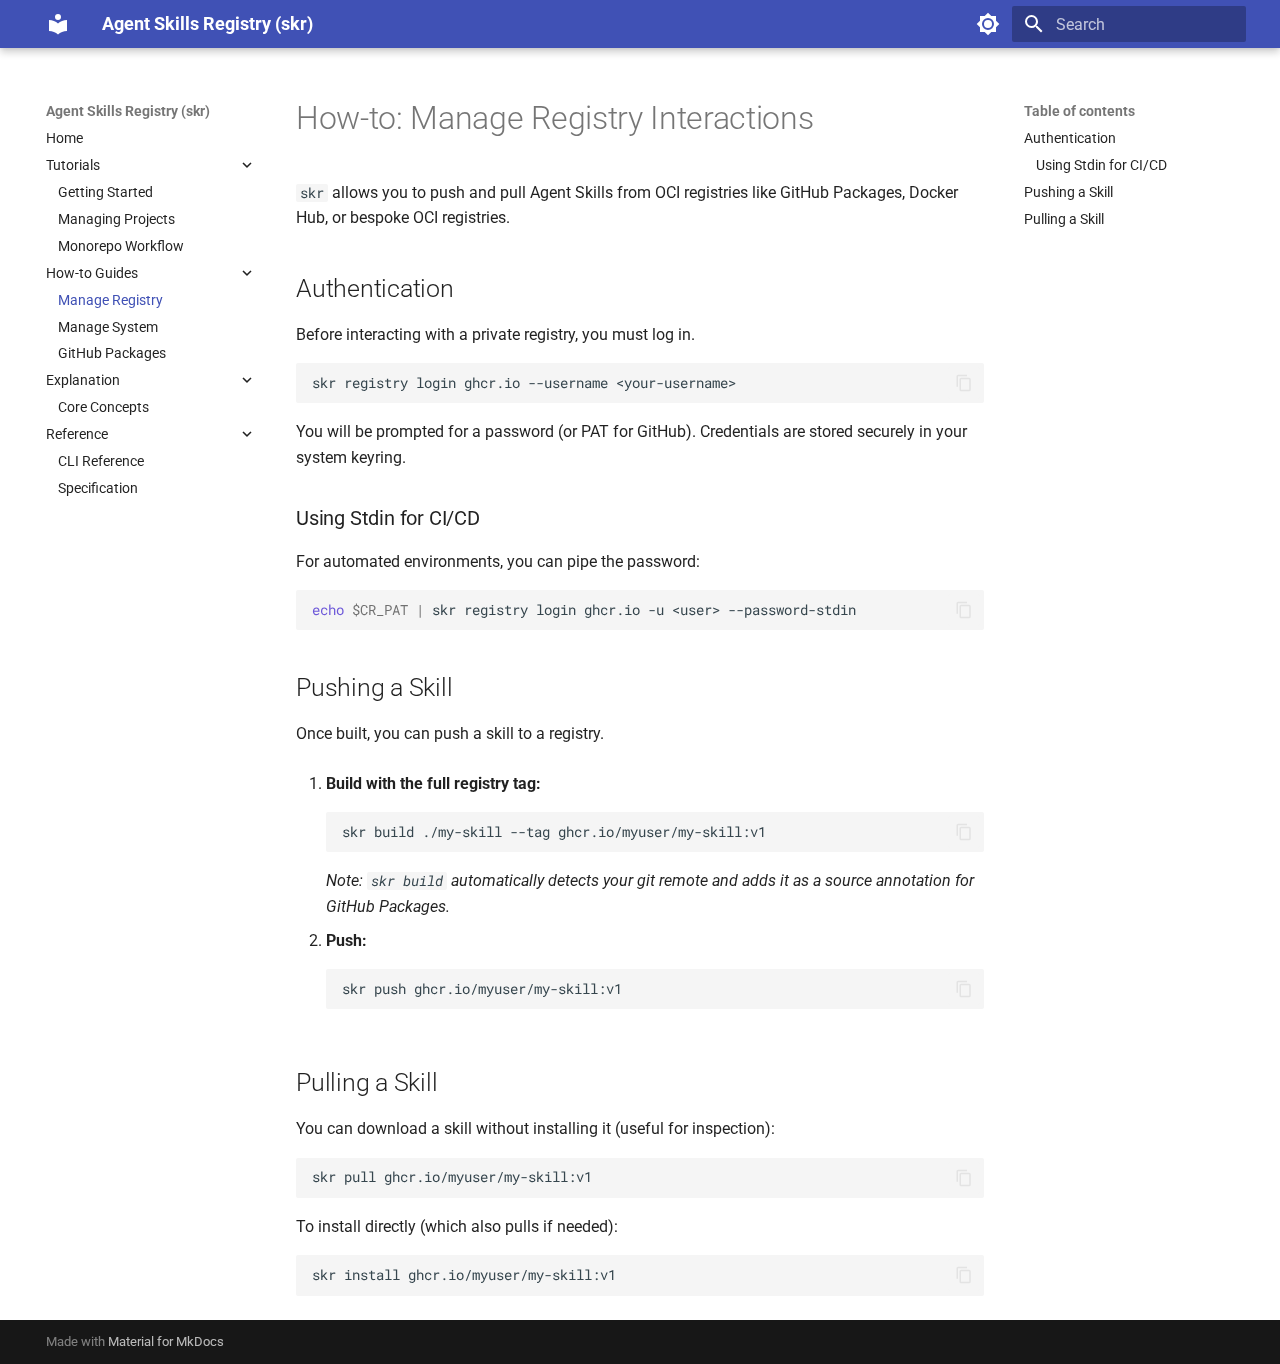
<file: how-to/manage-registry/index.html>
<!doctype html>
<html lang="en" class="no-js">
  <head>
    
      <meta charset="utf-8">
      <meta name="viewport" content="width=device-width,initial-scale=1">
      
        <meta name="description" content="CLI for managing and distributing Agent Skills">
      
      
      
        <link rel="canonical" href="https://andrewhowdencom.github.io/skr/how-to/manage-registry/">
      
      
        <link rel="prev" href="../../tutorials/monorepo-workflow/">
      
      
        <link rel="next" href="../manage-system/">
      
      
        
      
      
      <link rel="icon" href="../../assets/images/favicon.png">
      <meta name="generator" content="mkdocs-1.6.1, mkdocs-material-9.7.1">
    
    
      
        <title>Manage Registry - Agent Skills Registry (skr)</title>
      
    
    
      <link rel="stylesheet" href="../../assets/stylesheets/main.484c7ddc.min.css">
      
        
        <link rel="stylesheet" href="../../assets/stylesheets/palette.ab4e12ef.min.css">
      
      


    
    
      
    
    
      
        
        
        <link rel="preconnect" href="https://fonts.gstatic.com" crossorigin>
        <link rel="stylesheet" href="https://fonts.googleapis.com/css?family=Roboto:300,300i,400,400i,700,700i%7CRoboto+Mono:400,400i,700,700i&display=fallback">
        <style>:root{--md-text-font:"Roboto";--md-code-font:"Roboto Mono"}</style>
      
    
    
    <script>__md_scope=new URL("../..",location),__md_hash=e=>[...e].reduce(((e,_)=>(e<<5)-e+_.charCodeAt(0)),0),__md_get=(e,_=localStorage,t=__md_scope)=>JSON.parse(_.getItem(t.pathname+"."+e)),__md_set=(e,_,t=localStorage,a=__md_scope)=>{try{t.setItem(a.pathname+"."+e,JSON.stringify(_))}catch(e){}}</script>
    
      

    
    
  </head>
  
  
    
    
      
    
    
    
    
    <body dir="ltr" data-md-color-scheme="default" data-md-color-primary="indigo" data-md-color-accent="purple">
  
    
    <input class="md-toggle" data-md-toggle="drawer" type="checkbox" id="__drawer" autocomplete="off">
    <input class="md-toggle" data-md-toggle="search" type="checkbox" id="__search" autocomplete="off">
    <label class="md-overlay" for="__drawer"></label>
    <div data-md-component="skip">
      
        
        <a href="#how-to-manage-registry-interactions" class="md-skip">
          Skip to content
        </a>
      
    </div>
    <div data-md-component="announce">
      
    </div>
    
    
      

  

<header class="md-header md-header--shadow" data-md-component="header">
  <nav class="md-header__inner md-grid" aria-label="Header">
    <a href="../.." title="Agent Skills Registry (skr)" class="md-header__button md-logo" aria-label="Agent Skills Registry (skr)" data-md-component="logo">
      
  
  <svg xmlns="http://www.w3.org/2000/svg" viewBox="0 0 24 24"><path d="M12 8a3 3 0 0 0 3-3 3 3 0 0 0-3-3 3 3 0 0 0-3 3 3 3 0 0 0 3 3m0 3.54C9.64 9.35 6.5 8 3 8v11c3.5 0 6.64 1.35 9 3.54 2.36-2.19 5.5-3.54 9-3.54V8c-3.5 0-6.64 1.35-9 3.54"/></svg>

    </a>
    <label class="md-header__button md-icon" for="__drawer">
      
      <svg xmlns="http://www.w3.org/2000/svg" viewBox="0 0 24 24"><path d="M3 6h18v2H3zm0 5h18v2H3zm0 5h18v2H3z"/></svg>
    </label>
    <div class="md-header__title" data-md-component="header-title">
      <div class="md-header__ellipsis">
        <div class="md-header__topic">
          <span class="md-ellipsis">
            Agent Skills Registry (skr)
          </span>
        </div>
        <div class="md-header__topic" data-md-component="header-topic">
          <span class="md-ellipsis">
            
              Manage Registry
            
          </span>
        </div>
      </div>
    </div>
    
      
        <form class="md-header__option" data-md-component="palette">
  
    
    
    
    <input class="md-option" data-md-color-media="(prefers-color-scheme: light)" data-md-color-scheme="default" data-md-color-primary="indigo" data-md-color-accent="purple"  aria-label="Switch to dark mode"  type="radio" name="__palette" id="__palette_0">
    
      <label class="md-header__button md-icon" title="Switch to dark mode" for="__palette_1" hidden>
        <svg xmlns="http://www.w3.org/2000/svg" viewBox="0 0 24 24"><path d="M12 8a4 4 0 0 0-4 4 4 4 0 0 0 4 4 4 4 0 0 0 4-4 4 4 0 0 0-4-4m0 10a6 6 0 0 1-6-6 6 6 0 0 1 6-6 6 6 0 0 1 6 6 6 6 0 0 1-6 6m8-9.31V4h-4.69L12 .69 8.69 4H4v4.69L.69 12 4 15.31V20h4.69L12 23.31 15.31 20H20v-4.69L23.31 12z"/></svg>
      </label>
    
  
    
    
    
    <input class="md-option" data-md-color-media="(prefers-color-scheme: dark)" data-md-color-scheme="slate" data-md-color-primary="teal" data-md-color-accent="lime"  aria-label="Switch to light mode"  type="radio" name="__palette" id="__palette_1">
    
      <label class="md-header__button md-icon" title="Switch to light mode" for="__palette_0" hidden>
        <svg xmlns="http://www.w3.org/2000/svg" viewBox="0 0 24 24"><path d="M12 18c-.89 0-1.74-.2-2.5-.55C11.56 16.5 13 14.42 13 12s-1.44-4.5-3.5-5.45C10.26 6.2 11.11 6 12 6a6 6 0 0 1 6 6 6 6 0 0 1-6 6m8-9.31V4h-4.69L12 .69 8.69 4H4v4.69L.69 12 4 15.31V20h4.69L12 23.31 15.31 20H20v-4.69L23.31 12z"/></svg>
      </label>
    
  
</form>
      
    
    
      <script>var palette=__md_get("__palette");if(palette&&palette.color){if("(prefers-color-scheme)"===palette.color.media){var media=matchMedia("(prefers-color-scheme: light)"),input=document.querySelector(media.matches?"[data-md-color-media='(prefers-color-scheme: light)']":"[data-md-color-media='(prefers-color-scheme: dark)']");palette.color.media=input.getAttribute("data-md-color-media"),palette.color.scheme=input.getAttribute("data-md-color-scheme"),palette.color.primary=input.getAttribute("data-md-color-primary"),palette.color.accent=input.getAttribute("data-md-color-accent")}for(var[key,value]of Object.entries(palette.color))document.body.setAttribute("data-md-color-"+key,value)}</script>
    
    
    
      
      
        <label class="md-header__button md-icon" for="__search">
          
          <svg xmlns="http://www.w3.org/2000/svg" viewBox="0 0 24 24"><path d="M9.5 3A6.5 6.5 0 0 1 16 9.5c0 1.61-.59 3.09-1.56 4.23l.27.27h.79l5 5-1.5 1.5-5-5v-.79l-.27-.27A6.52 6.52 0 0 1 9.5 16 6.5 6.5 0 0 1 3 9.5 6.5 6.5 0 0 1 9.5 3m0 2C7 5 5 7 5 9.5S7 14 9.5 14 14 12 14 9.5 12 5 9.5 5"/></svg>
        </label>
        <div class="md-search" data-md-component="search" role="dialog">
  <label class="md-search__overlay" for="__search"></label>
  <div class="md-search__inner" role="search">
    <form class="md-search__form" name="search">
      <input type="text" class="md-search__input" name="query" aria-label="Search" placeholder="Search" autocapitalize="off" autocorrect="off" autocomplete="off" spellcheck="false" data-md-component="search-query" required>
      <label class="md-search__icon md-icon" for="__search">
        
        <svg xmlns="http://www.w3.org/2000/svg" viewBox="0 0 24 24"><path d="M9.5 3A6.5 6.5 0 0 1 16 9.5c0 1.61-.59 3.09-1.56 4.23l.27.27h.79l5 5-1.5 1.5-5-5v-.79l-.27-.27A6.52 6.52 0 0 1 9.5 16 6.5 6.5 0 0 1 3 9.5 6.5 6.5 0 0 1 9.5 3m0 2C7 5 5 7 5 9.5S7 14 9.5 14 14 12 14 9.5 12 5 9.5 5"/></svg>
        
        <svg xmlns="http://www.w3.org/2000/svg" viewBox="0 0 24 24"><path d="M20 11v2H8l5.5 5.5-1.42 1.42L4.16 12l7.92-7.92L13.5 5.5 8 11z"/></svg>
      </label>
      <nav class="md-search__options" aria-label="Search">
        
        <button type="reset" class="md-search__icon md-icon" title="Clear" aria-label="Clear" tabindex="-1">
          
          <svg xmlns="http://www.w3.org/2000/svg" viewBox="0 0 24 24"><path d="M19 6.41 17.59 5 12 10.59 6.41 5 5 6.41 10.59 12 5 17.59 6.41 19 12 13.41 17.59 19 19 17.59 13.41 12z"/></svg>
        </button>
      </nav>
      
        <div class="md-search__suggest" data-md-component="search-suggest"></div>
      
    </form>
    <div class="md-search__output">
      <div class="md-search__scrollwrap" tabindex="0" data-md-scrollfix>
        <div class="md-search-result" data-md-component="search-result">
          <div class="md-search-result__meta">
            Initializing search
          </div>
          <ol class="md-search-result__list" role="presentation"></ol>
        </div>
      </div>
    </div>
  </div>
</div>
      
    
    
  </nav>
  
</header>
    
    <div class="md-container" data-md-component="container">
      
      
        
          
        
      
      <main class="md-main" data-md-component="main">
        <div class="md-main__inner md-grid">
          
            
              
              <div class="md-sidebar md-sidebar--primary" data-md-component="sidebar" data-md-type="navigation" >
                <div class="md-sidebar__scrollwrap">
                  <div class="md-sidebar__inner">
                    



<nav class="md-nav md-nav--primary" aria-label="Navigation" data-md-level="0">
  <label class="md-nav__title" for="__drawer">
    <a href="../.." title="Agent Skills Registry (skr)" class="md-nav__button md-logo" aria-label="Agent Skills Registry (skr)" data-md-component="logo">
      
  
  <svg xmlns="http://www.w3.org/2000/svg" viewBox="0 0 24 24"><path d="M12 8a3 3 0 0 0 3-3 3 3 0 0 0-3-3 3 3 0 0 0-3 3 3 3 0 0 0 3 3m0 3.54C9.64 9.35 6.5 8 3 8v11c3.5 0 6.64 1.35 9 3.54 2.36-2.19 5.5-3.54 9-3.54V8c-3.5 0-6.64 1.35-9 3.54"/></svg>

    </a>
    Agent Skills Registry (skr)
  </label>
  
  <ul class="md-nav__list" data-md-scrollfix>
    
      
      
  
  
  
  
    <li class="md-nav__item">
      <a href="../.." class="md-nav__link">
        
  
  
  <span class="md-ellipsis">
    
  
    Home
  

    
  </span>
  
  

      </a>
    </li>
  

    
      
      
  
  
  
  
    
    
      
        
      
        
      
        
      
    
    
    
    
    <li class="md-nav__item md-nav__item--nested">
      
        
        
          
        
        <input class="md-nav__toggle md-toggle md-toggle--indeterminate" type="checkbox" id="__nav_2" >
        
          
          <label class="md-nav__link" for="__nav_2" id="__nav_2_label" tabindex="0">
            
  
  
  <span class="md-ellipsis">
    
  
    Tutorials
  

    
  </span>
  
  

            <span class="md-nav__icon md-icon"></span>
          </label>
        
        <nav class="md-nav" data-md-level="1" aria-labelledby="__nav_2_label" aria-expanded="false">
          <label class="md-nav__title" for="__nav_2">
            <span class="md-nav__icon md-icon"></span>
            
  
    Tutorials
  

          </label>
          <ul class="md-nav__list" data-md-scrollfix>
            
              
                
  
  
  
  
    <li class="md-nav__item">
      <a href="../../tutorials/getting-started/" class="md-nav__link">
        
  
  
  <span class="md-ellipsis">
    
  
    Getting Started
  

    
  </span>
  
  

      </a>
    </li>
  

              
            
              
                
  
  
  
  
    <li class="md-nav__item">
      <a href="../../tutorials/managing-project/" class="md-nav__link">
        
  
  
  <span class="md-ellipsis">
    
  
    Managing Projects
  

    
  </span>
  
  

      </a>
    </li>
  

              
            
              
                
  
  
  
  
    <li class="md-nav__item">
      <a href="../../tutorials/monorepo-workflow/" class="md-nav__link">
        
  
  
  <span class="md-ellipsis">
    
  
    Monorepo Workflow
  

    
  </span>
  
  

      </a>
    </li>
  

              
            
          </ul>
        </nav>
      
    </li>
  

    
      
      
  
  
    
  
  
  
    
    
      
        
      
        
      
        
      
    
    
    
    
    <li class="md-nav__item md-nav__item--active md-nav__item--nested">
      
        
        
        <input class="md-nav__toggle md-toggle " type="checkbox" id="__nav_3" checked>
        
          
          <label class="md-nav__link" for="__nav_3" id="__nav_3_label" tabindex="0">
            
  
  
  <span class="md-ellipsis">
    
  
    How-to Guides
  

    
  </span>
  
  

            <span class="md-nav__icon md-icon"></span>
          </label>
        
        <nav class="md-nav" data-md-level="1" aria-labelledby="__nav_3_label" aria-expanded="true">
          <label class="md-nav__title" for="__nav_3">
            <span class="md-nav__icon md-icon"></span>
            
  
    How-to Guides
  

          </label>
          <ul class="md-nav__list" data-md-scrollfix>
            
              
                
  
  
    
  
  
  
    <li class="md-nav__item md-nav__item--active">
      
      <input class="md-nav__toggle md-toggle" type="checkbox" id="__toc">
      
      
        
      
      
        <label class="md-nav__link md-nav__link--active" for="__toc">
          
  
  
  <span class="md-ellipsis">
    
  
    Manage Registry
  

    
  </span>
  
  

          <span class="md-nav__icon md-icon"></span>
        </label>
      
      <a href="./" class="md-nav__link md-nav__link--active">
        
  
  
  <span class="md-ellipsis">
    
  
    Manage Registry
  

    
  </span>
  
  

      </a>
      
        

<nav class="md-nav md-nav--secondary" aria-label="Table of contents">
  
  
  
    
  
  
    <label class="md-nav__title" for="__toc">
      <span class="md-nav__icon md-icon"></span>
      Table of contents
    </label>
    <ul class="md-nav__list" data-md-component="toc" data-md-scrollfix>
      
        <li class="md-nav__item">
  <a href="#authentication" class="md-nav__link">
    <span class="md-ellipsis">
      
        Authentication
      
    </span>
  </a>
  
    <nav class="md-nav" aria-label="Authentication">
      <ul class="md-nav__list">
        
          <li class="md-nav__item">
  <a href="#using-stdin-for-cicd" class="md-nav__link">
    <span class="md-ellipsis">
      
        Using Stdin for CI/CD
      
    </span>
  </a>
  
</li>
        
      </ul>
    </nav>
  
</li>
      
        <li class="md-nav__item">
  <a href="#pushing-a-skill" class="md-nav__link">
    <span class="md-ellipsis">
      
        Pushing a Skill
      
    </span>
  </a>
  
</li>
      
        <li class="md-nav__item">
  <a href="#pulling-a-skill" class="md-nav__link">
    <span class="md-ellipsis">
      
        Pulling a Skill
      
    </span>
  </a>
  
</li>
      
    </ul>
  
</nav>
      
    </li>
  

              
            
              
                
  
  
  
  
    <li class="md-nav__item">
      <a href="../manage-system/" class="md-nav__link">
        
  
  
  <span class="md-ellipsis">
    
  
    Manage System
  

    
  </span>
  
  

      </a>
    </li>
  

              
            
              
                
  
  
  
  
    <li class="md-nav__item">
      <a href="../use-github-packages/" class="md-nav__link">
        
  
  
  <span class="md-ellipsis">
    
  
    GitHub Packages
  

    
  </span>
  
  

      </a>
    </li>
  

              
            
          </ul>
        </nav>
      
    </li>
  

    
      
      
  
  
  
  
    
    
      
        
      
    
    
    
    
    <li class="md-nav__item md-nav__item--nested">
      
        
        
          
        
        <input class="md-nav__toggle md-toggle md-toggle--indeterminate" type="checkbox" id="__nav_4" >
        
          
          <label class="md-nav__link" for="__nav_4" id="__nav_4_label" tabindex="0">
            
  
  
  <span class="md-ellipsis">
    
  
    Explanation
  

    
  </span>
  
  

            <span class="md-nav__icon md-icon"></span>
          </label>
        
        <nav class="md-nav" data-md-level="1" aria-labelledby="__nav_4_label" aria-expanded="false">
          <label class="md-nav__title" for="__nav_4">
            <span class="md-nav__icon md-icon"></span>
            
  
    Explanation
  

          </label>
          <ul class="md-nav__list" data-md-scrollfix>
            
              
                
  
  
  
  
    <li class="md-nav__item">
      <a href="../../explanation/concepts/" class="md-nav__link">
        
  
  
  <span class="md-ellipsis">
    
  
    Core Concepts
  

    
  </span>
  
  

      </a>
    </li>
  

              
            
          </ul>
        </nav>
      
    </li>
  

    
      
      
  
  
  
  
    
    
      
        
      
        
      
    
    
    
    
    <li class="md-nav__item md-nav__item--nested">
      
        
        
          
        
        <input class="md-nav__toggle md-toggle md-toggle--indeterminate" type="checkbox" id="__nav_5" >
        
          
          <label class="md-nav__link" for="__nav_5" id="__nav_5_label" tabindex="0">
            
  
  
  <span class="md-ellipsis">
    
  
    Reference
  

    
  </span>
  
  

            <span class="md-nav__icon md-icon"></span>
          </label>
        
        <nav class="md-nav" data-md-level="1" aria-labelledby="__nav_5_label" aria-expanded="false">
          <label class="md-nav__title" for="__nav_5">
            <span class="md-nav__icon md-icon"></span>
            
  
    Reference
  

          </label>
          <ul class="md-nav__list" data-md-scrollfix>
            
              
                
  
  
  
  
    <li class="md-nav__item">
      <a href="../../reference/cli/" class="md-nav__link">
        
  
  
  <span class="md-ellipsis">
    
  
    CLI Reference
  

    
  </span>
  
  

      </a>
    </li>
  

              
            
              
                
  
  
  
  
    <li class="md-nav__item">
      <a href="../../reference/specification/" class="md-nav__link">
        
  
  
  <span class="md-ellipsis">
    
  
    Specification
  

    
  </span>
  
  

      </a>
    </li>
  

              
            
          </ul>
        </nav>
      
    </li>
  

    
  </ul>
</nav>
                  </div>
                </div>
              </div>
            
            
              
              <div class="md-sidebar md-sidebar--secondary" data-md-component="sidebar" data-md-type="toc" >
                <div class="md-sidebar__scrollwrap">
                  <div class="md-sidebar__inner">
                    

<nav class="md-nav md-nav--secondary" aria-label="Table of contents">
  
  
  
    
  
  
    <label class="md-nav__title" for="__toc">
      <span class="md-nav__icon md-icon"></span>
      Table of contents
    </label>
    <ul class="md-nav__list" data-md-component="toc" data-md-scrollfix>
      
        <li class="md-nav__item">
  <a href="#authentication" class="md-nav__link">
    <span class="md-ellipsis">
      
        Authentication
      
    </span>
  </a>
  
    <nav class="md-nav" aria-label="Authentication">
      <ul class="md-nav__list">
        
          <li class="md-nav__item">
  <a href="#using-stdin-for-cicd" class="md-nav__link">
    <span class="md-ellipsis">
      
        Using Stdin for CI/CD
      
    </span>
  </a>
  
</li>
        
      </ul>
    </nav>
  
</li>
      
        <li class="md-nav__item">
  <a href="#pushing-a-skill" class="md-nav__link">
    <span class="md-ellipsis">
      
        Pushing a Skill
      
    </span>
  </a>
  
</li>
      
        <li class="md-nav__item">
  <a href="#pulling-a-skill" class="md-nav__link">
    <span class="md-ellipsis">
      
        Pulling a Skill
      
    </span>
  </a>
  
</li>
      
    </ul>
  
</nav>
                  </div>
                </div>
              </div>
            
          
          
            <div class="md-content" data-md-component="content">
              
              <article class="md-content__inner md-typeset">
                
                  



<h1 id="how-to-manage-registry-interactions">How-to: Manage Registry Interactions</h1>
<p><code>skr</code> allows you to push and pull Agent Skills from OCI registries like GitHub Packages, Docker Hub, or bespoke OCI registries.</p>
<h2 id="authentication">Authentication</h2>
<p>Before interacting with a private registry, you must log in.</p>
<div class="highlight"><pre><span></span><code><a id="__codelineno-0-1" name="__codelineno-0-1" href="#__codelineno-0-1"></a>skr<span class="w"> </span>registry<span class="w"> </span>login<span class="w"> </span>ghcr.io<span class="w"> </span>--username<span class="w"> </span>&lt;your-username&gt;
</code></pre></div>
<p>You will be prompted for a password (or PAT for GitHub). Credentials are stored securely in your system keyring.</p>
<h3 id="using-stdin-for-cicd">Using Stdin for CI/CD</h3>
<p>For automated environments, you can pipe the password:</p>
<div class="highlight"><pre><span></span><code><a id="__codelineno-1-1" name="__codelineno-1-1" href="#__codelineno-1-1"></a><span class="nb">echo</span><span class="w"> </span><span class="nv">$CR_PAT</span><span class="w"> </span><span class="p">|</span><span class="w"> </span>skr<span class="w"> </span>registry<span class="w"> </span>login<span class="w"> </span>ghcr.io<span class="w"> </span>-u<span class="w"> </span>&lt;user&gt;<span class="w"> </span>--password-stdin
</code></pre></div>
<h2 id="pushing-a-skill">Pushing a Skill</h2>
<p>Once built, you can push a skill to a registry.</p>
<ol>
<li>
<p><strong>Build with the full registry tag:</strong></p>
<div class="highlight"><pre><span></span><code><a id="__codelineno-2-1" name="__codelineno-2-1" href="#__codelineno-2-1"></a>skr<span class="w"> </span>build<span class="w"> </span>./my-skill<span class="w"> </span>--tag<span class="w"> </span>ghcr.io/myuser/my-skill:v1
</code></pre></div>
<p><em>Note: <code>skr build</code> automatically detects your git remote and adds it as a source annotation for GitHub Packages.</em></p>
</li>
<li>
<p><strong>Push:</strong></p>
<div class="highlight"><pre><span></span><code><a id="__codelineno-3-1" name="__codelineno-3-1" href="#__codelineno-3-1"></a>skr<span class="w"> </span>push<span class="w"> </span>ghcr.io/myuser/my-skill:v1
</code></pre></div>
</li>
</ol>
<h2 id="pulling-a-skill">Pulling a Skill</h2>
<p>You can download a skill without installing it (useful for inspection):</p>
<div class="highlight"><pre><span></span><code><a id="__codelineno-4-1" name="__codelineno-4-1" href="#__codelineno-4-1"></a>skr<span class="w"> </span>pull<span class="w"> </span>ghcr.io/myuser/my-skill:v1
</code></pre></div>
<p>To install directly (which also pulls if needed):</p>
<div class="highlight"><pre><span></span><code><a id="__codelineno-5-1" name="__codelineno-5-1" href="#__codelineno-5-1"></a>skr<span class="w"> </span>install<span class="w"> </span>ghcr.io/myuser/my-skill:v1
</code></pre></div>












                
              </article>
            </div>
          
          
<script>var target=document.getElementById(location.hash.slice(1));target&&target.name&&(target.checked=target.name.startsWith("__tabbed_"))</script>
        </div>
        
          <button type="button" class="md-top md-icon" data-md-component="top" hidden>
  
  <svg xmlns="http://www.w3.org/2000/svg" viewBox="0 0 24 24"><path d="M13 20h-2V8l-5.5 5.5-1.42-1.42L12 4.16l7.92 7.92-1.42 1.42L13 8z"/></svg>
  Back to top
</button>
        
      </main>
      
        <footer class="md-footer">
  
  <div class="md-footer-meta md-typeset">
    <div class="md-footer-meta__inner md-grid">
      <div class="md-copyright">
  
  
    Made with
    <a href="https://squidfunk.github.io/mkdocs-material/" target="_blank" rel="noopener">
      Material for MkDocs
    </a>
  
</div>
      
    </div>
  </div>
</footer>
      
    </div>
    <div class="md-dialog" data-md-component="dialog">
      <div class="md-dialog__inner md-typeset"></div>
    </div>
    
    
    
      
      
      <script id="__config" type="application/json">{"annotate": null, "base": "../..", "features": ["content.code.copy", "navigation.expand", "navigation.indexes", "navigation.top", "search.suggest", "search.highlight"], "search": "../../assets/javascripts/workers/search.2c215733.min.js", "tags": null, "translations": {"clipboard.copied": "Copied to clipboard", "clipboard.copy": "Copy to clipboard", "search.result.more.one": "1 more on this page", "search.result.more.other": "# more on this page", "search.result.none": "No matching documents", "search.result.one": "1 matching document", "search.result.other": "# matching documents", "search.result.placeholder": "Type to start searching", "search.result.term.missing": "Missing", "select.version": "Select version"}, "version": null}</script>
    
    
      <script src="../../assets/javascripts/bundle.79ae519e.min.js"></script>
      
    
  </body>
</html>
</file>
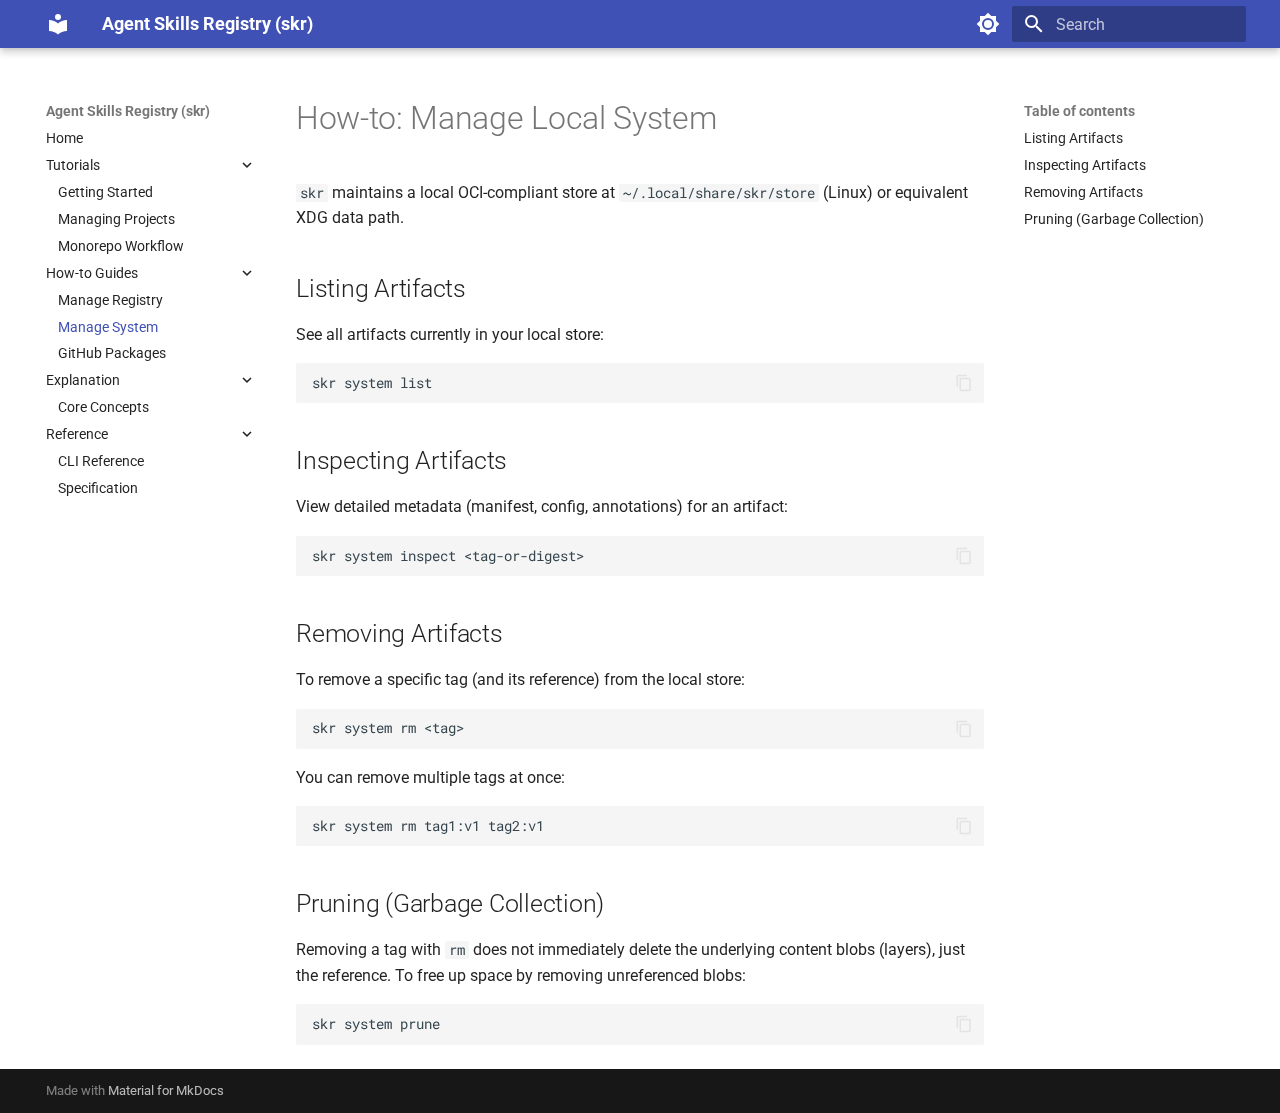
<file: how-to/manage-system/index.html>
<!doctype html>
<html lang="en" class="no-js">
  <head>
    
      <meta charset="utf-8">
      <meta name="viewport" content="width=device-width,initial-scale=1">
      
        <meta name="description" content="CLI for managing and distributing Agent Skills">
      
      
      
        <link rel="canonical" href="https://andrewhowdencom.github.io/skr/how-to/manage-system/">
      
      
        <link rel="prev" href="../manage-registry/">
      
      
        <link rel="next" href="../use-github-packages/">
      
      
        
      
      
      <link rel="icon" href="../../assets/images/favicon.png">
      <meta name="generator" content="mkdocs-1.6.1, mkdocs-material-9.7.1">
    
    
      
        <title>Manage System - Agent Skills Registry (skr)</title>
      
    
    
      <link rel="stylesheet" href="../../assets/stylesheets/main.484c7ddc.min.css">
      
        
        <link rel="stylesheet" href="../../assets/stylesheets/palette.ab4e12ef.min.css">
      
      


    
    
      
    
    
      
        
        
        <link rel="preconnect" href="https://fonts.gstatic.com" crossorigin>
        <link rel="stylesheet" href="https://fonts.googleapis.com/css?family=Roboto:300,300i,400,400i,700,700i%7CRoboto+Mono:400,400i,700,700i&display=fallback">
        <style>:root{--md-text-font:"Roboto";--md-code-font:"Roboto Mono"}</style>
      
    
    
    <script>__md_scope=new URL("../..",location),__md_hash=e=>[...e].reduce(((e,_)=>(e<<5)-e+_.charCodeAt(0)),0),__md_get=(e,_=localStorage,t=__md_scope)=>JSON.parse(_.getItem(t.pathname+"."+e)),__md_set=(e,_,t=localStorage,a=__md_scope)=>{try{t.setItem(a.pathname+"."+e,JSON.stringify(_))}catch(e){}}</script>
    
      

    
    
  </head>
  
  
    
    
      
    
    
    
    
    <body dir="ltr" data-md-color-scheme="default" data-md-color-primary="indigo" data-md-color-accent="purple">
  
    
    <input class="md-toggle" data-md-toggle="drawer" type="checkbox" id="__drawer" autocomplete="off">
    <input class="md-toggle" data-md-toggle="search" type="checkbox" id="__search" autocomplete="off">
    <label class="md-overlay" for="__drawer"></label>
    <div data-md-component="skip">
      
        
        <a href="#how-to-manage-local-system" class="md-skip">
          Skip to content
        </a>
      
    </div>
    <div data-md-component="announce">
      
    </div>
    
    
      

  

<header class="md-header md-header--shadow" data-md-component="header">
  <nav class="md-header__inner md-grid" aria-label="Header">
    <a href="../.." title="Agent Skills Registry (skr)" class="md-header__button md-logo" aria-label="Agent Skills Registry (skr)" data-md-component="logo">
      
  
  <svg xmlns="http://www.w3.org/2000/svg" viewBox="0 0 24 24"><path d="M12 8a3 3 0 0 0 3-3 3 3 0 0 0-3-3 3 3 0 0 0-3 3 3 3 0 0 0 3 3m0 3.54C9.64 9.35 6.5 8 3 8v11c3.5 0 6.64 1.35 9 3.54 2.36-2.19 5.5-3.54 9-3.54V8c-3.5 0-6.64 1.35-9 3.54"/></svg>

    </a>
    <label class="md-header__button md-icon" for="__drawer">
      
      <svg xmlns="http://www.w3.org/2000/svg" viewBox="0 0 24 24"><path d="M3 6h18v2H3zm0 5h18v2H3zm0 5h18v2H3z"/></svg>
    </label>
    <div class="md-header__title" data-md-component="header-title">
      <div class="md-header__ellipsis">
        <div class="md-header__topic">
          <span class="md-ellipsis">
            Agent Skills Registry (skr)
          </span>
        </div>
        <div class="md-header__topic" data-md-component="header-topic">
          <span class="md-ellipsis">
            
              Manage System
            
          </span>
        </div>
      </div>
    </div>
    
      
        <form class="md-header__option" data-md-component="palette">
  
    
    
    
    <input class="md-option" data-md-color-media="(prefers-color-scheme: light)" data-md-color-scheme="default" data-md-color-primary="indigo" data-md-color-accent="purple"  aria-label="Switch to dark mode"  type="radio" name="__palette" id="__palette_0">
    
      <label class="md-header__button md-icon" title="Switch to dark mode" for="__palette_1" hidden>
        <svg xmlns="http://www.w3.org/2000/svg" viewBox="0 0 24 24"><path d="M12 8a4 4 0 0 0-4 4 4 4 0 0 0 4 4 4 4 0 0 0 4-4 4 4 0 0 0-4-4m0 10a6 6 0 0 1-6-6 6 6 0 0 1 6-6 6 6 0 0 1 6 6 6 6 0 0 1-6 6m8-9.31V4h-4.69L12 .69 8.69 4H4v4.69L.69 12 4 15.31V20h4.69L12 23.31 15.31 20H20v-4.69L23.31 12z"/></svg>
      </label>
    
  
    
    
    
    <input class="md-option" data-md-color-media="(prefers-color-scheme: dark)" data-md-color-scheme="slate" data-md-color-primary="teal" data-md-color-accent="lime"  aria-label="Switch to light mode"  type="radio" name="__palette" id="__palette_1">
    
      <label class="md-header__button md-icon" title="Switch to light mode" for="__palette_0" hidden>
        <svg xmlns="http://www.w3.org/2000/svg" viewBox="0 0 24 24"><path d="M12 18c-.89 0-1.74-.2-2.5-.55C11.56 16.5 13 14.42 13 12s-1.44-4.5-3.5-5.45C10.26 6.2 11.11 6 12 6a6 6 0 0 1 6 6 6 6 0 0 1-6 6m8-9.31V4h-4.69L12 .69 8.69 4H4v4.69L.69 12 4 15.31V20h4.69L12 23.31 15.31 20H20v-4.69L23.31 12z"/></svg>
      </label>
    
  
</form>
      
    
    
      <script>var palette=__md_get("__palette");if(palette&&palette.color){if("(prefers-color-scheme)"===palette.color.media){var media=matchMedia("(prefers-color-scheme: light)"),input=document.querySelector(media.matches?"[data-md-color-media='(prefers-color-scheme: light)']":"[data-md-color-media='(prefers-color-scheme: dark)']");palette.color.media=input.getAttribute("data-md-color-media"),palette.color.scheme=input.getAttribute("data-md-color-scheme"),palette.color.primary=input.getAttribute("data-md-color-primary"),palette.color.accent=input.getAttribute("data-md-color-accent")}for(var[key,value]of Object.entries(palette.color))document.body.setAttribute("data-md-color-"+key,value)}</script>
    
    
    
      
      
        <label class="md-header__button md-icon" for="__search">
          
          <svg xmlns="http://www.w3.org/2000/svg" viewBox="0 0 24 24"><path d="M9.5 3A6.5 6.5 0 0 1 16 9.5c0 1.61-.59 3.09-1.56 4.23l.27.27h.79l5 5-1.5 1.5-5-5v-.79l-.27-.27A6.52 6.52 0 0 1 9.5 16 6.5 6.5 0 0 1 3 9.5 6.5 6.5 0 0 1 9.5 3m0 2C7 5 5 7 5 9.5S7 14 9.5 14 14 12 14 9.5 12 5 9.5 5"/></svg>
        </label>
        <div class="md-search" data-md-component="search" role="dialog">
  <label class="md-search__overlay" for="__search"></label>
  <div class="md-search__inner" role="search">
    <form class="md-search__form" name="search">
      <input type="text" class="md-search__input" name="query" aria-label="Search" placeholder="Search" autocapitalize="off" autocorrect="off" autocomplete="off" spellcheck="false" data-md-component="search-query" required>
      <label class="md-search__icon md-icon" for="__search">
        
        <svg xmlns="http://www.w3.org/2000/svg" viewBox="0 0 24 24"><path d="M9.5 3A6.5 6.5 0 0 1 16 9.5c0 1.61-.59 3.09-1.56 4.23l.27.27h.79l5 5-1.5 1.5-5-5v-.79l-.27-.27A6.52 6.52 0 0 1 9.5 16 6.5 6.5 0 0 1 3 9.5 6.5 6.5 0 0 1 9.5 3m0 2C7 5 5 7 5 9.5S7 14 9.5 14 14 12 14 9.5 12 5 9.5 5"/></svg>
        
        <svg xmlns="http://www.w3.org/2000/svg" viewBox="0 0 24 24"><path d="M20 11v2H8l5.5 5.5-1.42 1.42L4.16 12l7.92-7.92L13.5 5.5 8 11z"/></svg>
      </label>
      <nav class="md-search__options" aria-label="Search">
        
        <button type="reset" class="md-search__icon md-icon" title="Clear" aria-label="Clear" tabindex="-1">
          
          <svg xmlns="http://www.w3.org/2000/svg" viewBox="0 0 24 24"><path d="M19 6.41 17.59 5 12 10.59 6.41 5 5 6.41 10.59 12 5 17.59 6.41 19 12 13.41 17.59 19 19 17.59 13.41 12z"/></svg>
        </button>
      </nav>
      
        <div class="md-search__suggest" data-md-component="search-suggest"></div>
      
    </form>
    <div class="md-search__output">
      <div class="md-search__scrollwrap" tabindex="0" data-md-scrollfix>
        <div class="md-search-result" data-md-component="search-result">
          <div class="md-search-result__meta">
            Initializing search
          </div>
          <ol class="md-search-result__list" role="presentation"></ol>
        </div>
      </div>
    </div>
  </div>
</div>
      
    
    
  </nav>
  
</header>
    
    <div class="md-container" data-md-component="container">
      
      
        
          
        
      
      <main class="md-main" data-md-component="main">
        <div class="md-main__inner md-grid">
          
            
              
              <div class="md-sidebar md-sidebar--primary" data-md-component="sidebar" data-md-type="navigation" >
                <div class="md-sidebar__scrollwrap">
                  <div class="md-sidebar__inner">
                    



<nav class="md-nav md-nav--primary" aria-label="Navigation" data-md-level="0">
  <label class="md-nav__title" for="__drawer">
    <a href="../.." title="Agent Skills Registry (skr)" class="md-nav__button md-logo" aria-label="Agent Skills Registry (skr)" data-md-component="logo">
      
  
  <svg xmlns="http://www.w3.org/2000/svg" viewBox="0 0 24 24"><path d="M12 8a3 3 0 0 0 3-3 3 3 0 0 0-3-3 3 3 0 0 0-3 3 3 3 0 0 0 3 3m0 3.54C9.64 9.35 6.5 8 3 8v11c3.5 0 6.64 1.35 9 3.54 2.36-2.19 5.5-3.54 9-3.54V8c-3.5 0-6.64 1.35-9 3.54"/></svg>

    </a>
    Agent Skills Registry (skr)
  </label>
  
  <ul class="md-nav__list" data-md-scrollfix>
    
      
      
  
  
  
  
    <li class="md-nav__item">
      <a href="../.." class="md-nav__link">
        
  
  
  <span class="md-ellipsis">
    
  
    Home
  

    
  </span>
  
  

      </a>
    </li>
  

    
      
      
  
  
  
  
    
    
      
        
      
        
      
        
      
    
    
    
    
    <li class="md-nav__item md-nav__item--nested">
      
        
        
          
        
        <input class="md-nav__toggle md-toggle md-toggle--indeterminate" type="checkbox" id="__nav_2" >
        
          
          <label class="md-nav__link" for="__nav_2" id="__nav_2_label" tabindex="0">
            
  
  
  <span class="md-ellipsis">
    
  
    Tutorials
  

    
  </span>
  
  

            <span class="md-nav__icon md-icon"></span>
          </label>
        
        <nav class="md-nav" data-md-level="1" aria-labelledby="__nav_2_label" aria-expanded="false">
          <label class="md-nav__title" for="__nav_2">
            <span class="md-nav__icon md-icon"></span>
            
  
    Tutorials
  

          </label>
          <ul class="md-nav__list" data-md-scrollfix>
            
              
                
  
  
  
  
    <li class="md-nav__item">
      <a href="../../tutorials/getting-started/" class="md-nav__link">
        
  
  
  <span class="md-ellipsis">
    
  
    Getting Started
  

    
  </span>
  
  

      </a>
    </li>
  

              
            
              
                
  
  
  
  
    <li class="md-nav__item">
      <a href="../../tutorials/managing-project/" class="md-nav__link">
        
  
  
  <span class="md-ellipsis">
    
  
    Managing Projects
  

    
  </span>
  
  

      </a>
    </li>
  

              
            
              
                
  
  
  
  
    <li class="md-nav__item">
      <a href="../../tutorials/monorepo-workflow/" class="md-nav__link">
        
  
  
  <span class="md-ellipsis">
    
  
    Monorepo Workflow
  

    
  </span>
  
  

      </a>
    </li>
  

              
            
          </ul>
        </nav>
      
    </li>
  

    
      
      
  
  
    
  
  
  
    
    
      
        
      
        
      
        
      
    
    
    
    
    <li class="md-nav__item md-nav__item--active md-nav__item--nested">
      
        
        
        <input class="md-nav__toggle md-toggle " type="checkbox" id="__nav_3" checked>
        
          
          <label class="md-nav__link" for="__nav_3" id="__nav_3_label" tabindex="0">
            
  
  
  <span class="md-ellipsis">
    
  
    How-to Guides
  

    
  </span>
  
  

            <span class="md-nav__icon md-icon"></span>
          </label>
        
        <nav class="md-nav" data-md-level="1" aria-labelledby="__nav_3_label" aria-expanded="true">
          <label class="md-nav__title" for="__nav_3">
            <span class="md-nav__icon md-icon"></span>
            
  
    How-to Guides
  

          </label>
          <ul class="md-nav__list" data-md-scrollfix>
            
              
                
  
  
  
  
    <li class="md-nav__item">
      <a href="../manage-registry/" class="md-nav__link">
        
  
  
  <span class="md-ellipsis">
    
  
    Manage Registry
  

    
  </span>
  
  

      </a>
    </li>
  

              
            
              
                
  
  
    
  
  
  
    <li class="md-nav__item md-nav__item--active">
      
      <input class="md-nav__toggle md-toggle" type="checkbox" id="__toc">
      
      
        
      
      
        <label class="md-nav__link md-nav__link--active" for="__toc">
          
  
  
  <span class="md-ellipsis">
    
  
    Manage System
  

    
  </span>
  
  

          <span class="md-nav__icon md-icon"></span>
        </label>
      
      <a href="./" class="md-nav__link md-nav__link--active">
        
  
  
  <span class="md-ellipsis">
    
  
    Manage System
  

    
  </span>
  
  

      </a>
      
        

<nav class="md-nav md-nav--secondary" aria-label="Table of contents">
  
  
  
    
  
  
    <label class="md-nav__title" for="__toc">
      <span class="md-nav__icon md-icon"></span>
      Table of contents
    </label>
    <ul class="md-nav__list" data-md-component="toc" data-md-scrollfix>
      
        <li class="md-nav__item">
  <a href="#listing-artifacts" class="md-nav__link">
    <span class="md-ellipsis">
      
        Listing Artifacts
      
    </span>
  </a>
  
</li>
      
        <li class="md-nav__item">
  <a href="#inspecting-artifacts" class="md-nav__link">
    <span class="md-ellipsis">
      
        Inspecting Artifacts
      
    </span>
  </a>
  
</li>
      
        <li class="md-nav__item">
  <a href="#removing-artifacts" class="md-nav__link">
    <span class="md-ellipsis">
      
        Removing Artifacts
      
    </span>
  </a>
  
</li>
      
        <li class="md-nav__item">
  <a href="#pruning-garbage-collection" class="md-nav__link">
    <span class="md-ellipsis">
      
        Pruning (Garbage Collection)
      
    </span>
  </a>
  
</li>
      
    </ul>
  
</nav>
      
    </li>
  

              
            
              
                
  
  
  
  
    <li class="md-nav__item">
      <a href="../use-github-packages/" class="md-nav__link">
        
  
  
  <span class="md-ellipsis">
    
  
    GitHub Packages
  

    
  </span>
  
  

      </a>
    </li>
  

              
            
          </ul>
        </nav>
      
    </li>
  

    
      
      
  
  
  
  
    
    
      
        
      
    
    
    
    
    <li class="md-nav__item md-nav__item--nested">
      
        
        
          
        
        <input class="md-nav__toggle md-toggle md-toggle--indeterminate" type="checkbox" id="__nav_4" >
        
          
          <label class="md-nav__link" for="__nav_4" id="__nav_4_label" tabindex="0">
            
  
  
  <span class="md-ellipsis">
    
  
    Explanation
  

    
  </span>
  
  

            <span class="md-nav__icon md-icon"></span>
          </label>
        
        <nav class="md-nav" data-md-level="1" aria-labelledby="__nav_4_label" aria-expanded="false">
          <label class="md-nav__title" for="__nav_4">
            <span class="md-nav__icon md-icon"></span>
            
  
    Explanation
  

          </label>
          <ul class="md-nav__list" data-md-scrollfix>
            
              
                
  
  
  
  
    <li class="md-nav__item">
      <a href="../../explanation/concepts/" class="md-nav__link">
        
  
  
  <span class="md-ellipsis">
    
  
    Core Concepts
  

    
  </span>
  
  

      </a>
    </li>
  

              
            
          </ul>
        </nav>
      
    </li>
  

    
      
      
  
  
  
  
    
    
      
        
      
        
      
    
    
    
    
    <li class="md-nav__item md-nav__item--nested">
      
        
        
          
        
        <input class="md-nav__toggle md-toggle md-toggle--indeterminate" type="checkbox" id="__nav_5" >
        
          
          <label class="md-nav__link" for="__nav_5" id="__nav_5_label" tabindex="0">
            
  
  
  <span class="md-ellipsis">
    
  
    Reference
  

    
  </span>
  
  

            <span class="md-nav__icon md-icon"></span>
          </label>
        
        <nav class="md-nav" data-md-level="1" aria-labelledby="__nav_5_label" aria-expanded="false">
          <label class="md-nav__title" for="__nav_5">
            <span class="md-nav__icon md-icon"></span>
            
  
    Reference
  

          </label>
          <ul class="md-nav__list" data-md-scrollfix>
            
              
                
  
  
  
  
    <li class="md-nav__item">
      <a href="../../reference/cli/" class="md-nav__link">
        
  
  
  <span class="md-ellipsis">
    
  
    CLI Reference
  

    
  </span>
  
  

      </a>
    </li>
  

              
            
              
                
  
  
  
  
    <li class="md-nav__item">
      <a href="../../reference/specification/" class="md-nav__link">
        
  
  
  <span class="md-ellipsis">
    
  
    Specification
  

    
  </span>
  
  

      </a>
    </li>
  

              
            
          </ul>
        </nav>
      
    </li>
  

    
  </ul>
</nav>
                  </div>
                </div>
              </div>
            
            
              
              <div class="md-sidebar md-sidebar--secondary" data-md-component="sidebar" data-md-type="toc" >
                <div class="md-sidebar__scrollwrap">
                  <div class="md-sidebar__inner">
                    

<nav class="md-nav md-nav--secondary" aria-label="Table of contents">
  
  
  
    
  
  
    <label class="md-nav__title" for="__toc">
      <span class="md-nav__icon md-icon"></span>
      Table of contents
    </label>
    <ul class="md-nav__list" data-md-component="toc" data-md-scrollfix>
      
        <li class="md-nav__item">
  <a href="#listing-artifacts" class="md-nav__link">
    <span class="md-ellipsis">
      
        Listing Artifacts
      
    </span>
  </a>
  
</li>
      
        <li class="md-nav__item">
  <a href="#inspecting-artifacts" class="md-nav__link">
    <span class="md-ellipsis">
      
        Inspecting Artifacts
      
    </span>
  </a>
  
</li>
      
        <li class="md-nav__item">
  <a href="#removing-artifacts" class="md-nav__link">
    <span class="md-ellipsis">
      
        Removing Artifacts
      
    </span>
  </a>
  
</li>
      
        <li class="md-nav__item">
  <a href="#pruning-garbage-collection" class="md-nav__link">
    <span class="md-ellipsis">
      
        Pruning (Garbage Collection)
      
    </span>
  </a>
  
</li>
      
    </ul>
  
</nav>
                  </div>
                </div>
              </div>
            
          
          
            <div class="md-content" data-md-component="content">
              
              <article class="md-content__inner md-typeset">
                
                  



<h1 id="how-to-manage-local-system">How-to: Manage Local System</h1>
<p><code>skr</code> maintains a local OCI-compliant store at <code>~/.local/share/skr/store</code> (Linux) or equivalent XDG data path.</p>
<h2 id="listing-artifacts">Listing Artifacts</h2>
<p>See all artifacts currently in your local store:</p>
<div class="highlight"><pre><span></span><code><a id="__codelineno-0-1" name="__codelineno-0-1" href="#__codelineno-0-1"></a>skr<span class="w"> </span>system<span class="w"> </span>list
</code></pre></div>
<h2 id="inspecting-artifacts">Inspecting Artifacts</h2>
<p>View detailed metadata (manifest, config, annotations) for an artifact:</p>
<div class="highlight"><pre><span></span><code><a id="__codelineno-1-1" name="__codelineno-1-1" href="#__codelineno-1-1"></a>skr<span class="w"> </span>system<span class="w"> </span>inspect<span class="w"> </span>&lt;tag-or-digest&gt;
</code></pre></div>
<h2 id="removing-artifacts">Removing Artifacts</h2>
<p>To remove a specific tag (and its reference) from the local store:</p>
<div class="highlight"><pre><span></span><code><a id="__codelineno-2-1" name="__codelineno-2-1" href="#__codelineno-2-1"></a>skr<span class="w"> </span>system<span class="w"> </span>rm<span class="w"> </span>&lt;tag&gt;
</code></pre></div>
<p>You can remove multiple tags at once:</p>
<div class="highlight"><pre><span></span><code><a id="__codelineno-3-1" name="__codelineno-3-1" href="#__codelineno-3-1"></a>skr<span class="w"> </span>system<span class="w"> </span>rm<span class="w"> </span>tag1:v1<span class="w"> </span>tag2:v1
</code></pre></div>
<h2 id="pruning-garbage-collection">Pruning (Garbage Collection)</h2>
<p>Removing a tag with <code>rm</code> does not immediately delete the underlying content blobs (layers), just the reference. To free up space by removing unreferenced blobs:</p>
<div class="highlight"><pre><span></span><code><a id="__codelineno-4-1" name="__codelineno-4-1" href="#__codelineno-4-1"></a>skr<span class="w"> </span>system<span class="w"> </span>prune
</code></pre></div>












                
              </article>
            </div>
          
          
<script>var target=document.getElementById(location.hash.slice(1));target&&target.name&&(target.checked=target.name.startsWith("__tabbed_"))</script>
        </div>
        
          <button type="button" class="md-top md-icon" data-md-component="top" hidden>
  
  <svg xmlns="http://www.w3.org/2000/svg" viewBox="0 0 24 24"><path d="M13 20h-2V8l-5.5 5.5-1.42-1.42L12 4.16l7.92 7.92-1.42 1.42L13 8z"/></svg>
  Back to top
</button>
        
      </main>
      
        <footer class="md-footer">
  
  <div class="md-footer-meta md-typeset">
    <div class="md-footer-meta__inner md-grid">
      <div class="md-copyright">
  
  
    Made with
    <a href="https://squidfunk.github.io/mkdocs-material/" target="_blank" rel="noopener">
      Material for MkDocs
    </a>
  
</div>
      
    </div>
  </div>
</footer>
      
    </div>
    <div class="md-dialog" data-md-component="dialog">
      <div class="md-dialog__inner md-typeset"></div>
    </div>
    
    
    
      
      
      <script id="__config" type="application/json">{"annotate": null, "base": "../..", "features": ["content.code.copy", "navigation.expand", "navigation.indexes", "navigation.top", "search.suggest", "search.highlight"], "search": "../../assets/javascripts/workers/search.2c215733.min.js", "tags": null, "translations": {"clipboard.copied": "Copied to clipboard", "clipboard.copy": "Copy to clipboard", "search.result.more.one": "1 more on this page", "search.result.more.other": "# more on this page", "search.result.none": "No matching documents", "search.result.one": "1 matching document", "search.result.other": "# matching documents", "search.result.placeholder": "Type to start searching", "search.result.term.missing": "Missing", "select.version": "Select version"}, "version": null}</script>
    
    
      <script src="../../assets/javascripts/bundle.79ae519e.min.js"></script>
      
    
  </body>
</html>
</file>
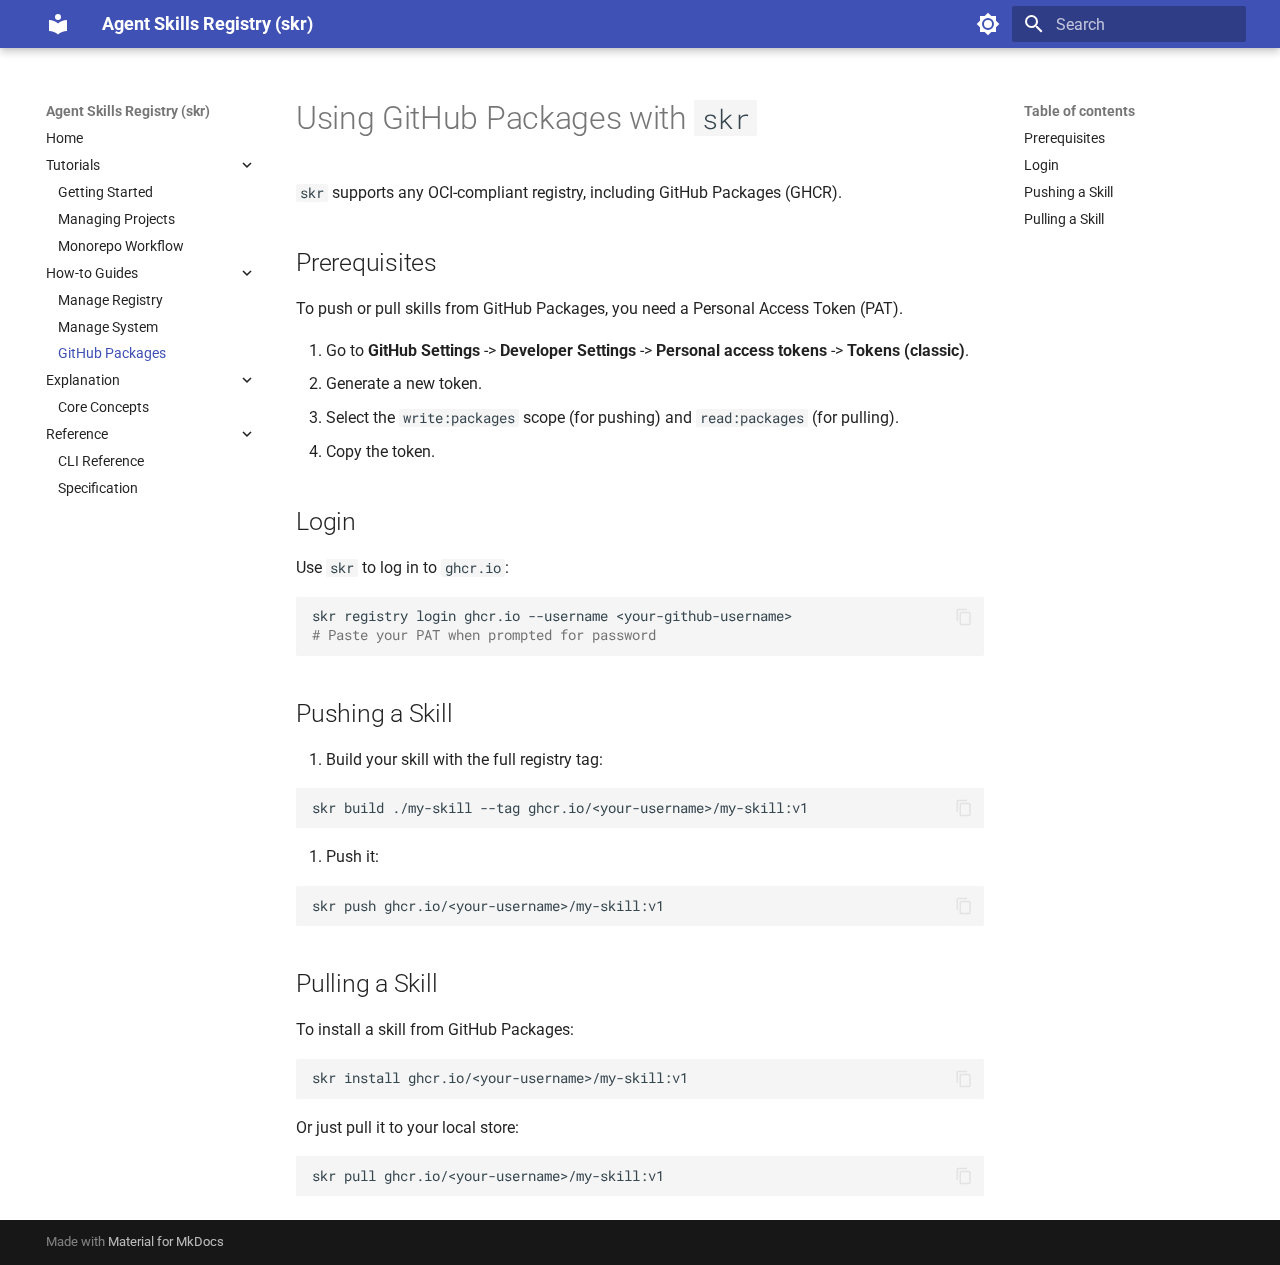
<file: how-to/use-github-packages/index.html>
<!doctype html>
<html lang="en" class="no-js">
  <head>
    
      <meta charset="utf-8">
      <meta name="viewport" content="width=device-width,initial-scale=1">
      
        <meta name="description" content="CLI for managing and distributing Agent Skills">
      
      
      
        <link rel="canonical" href="https://andrewhowdencom.github.io/skr/how-to/use-github-packages/">
      
      
        <link rel="prev" href="../manage-system/">
      
      
        <link rel="next" href="../../explanation/concepts/">
      
      
        
      
      
      <link rel="icon" href="../../assets/images/favicon.png">
      <meta name="generator" content="mkdocs-1.6.1, mkdocs-material-9.7.1">
    
    
      
        <title>GitHub Packages - Agent Skills Registry (skr)</title>
      
    
    
      <link rel="stylesheet" href="../../assets/stylesheets/main.484c7ddc.min.css">
      
        
        <link rel="stylesheet" href="../../assets/stylesheets/palette.ab4e12ef.min.css">
      
      


    
    
      
    
    
      
        
        
        <link rel="preconnect" href="https://fonts.gstatic.com" crossorigin>
        <link rel="stylesheet" href="https://fonts.googleapis.com/css?family=Roboto:300,300i,400,400i,700,700i%7CRoboto+Mono:400,400i,700,700i&display=fallback">
        <style>:root{--md-text-font:"Roboto";--md-code-font:"Roboto Mono"}</style>
      
    
    
    <script>__md_scope=new URL("../..",location),__md_hash=e=>[...e].reduce(((e,_)=>(e<<5)-e+_.charCodeAt(0)),0),__md_get=(e,_=localStorage,t=__md_scope)=>JSON.parse(_.getItem(t.pathname+"."+e)),__md_set=(e,_,t=localStorage,a=__md_scope)=>{try{t.setItem(a.pathname+"."+e,JSON.stringify(_))}catch(e){}}</script>
    
      

    
    
  </head>
  
  
    
    
      
    
    
    
    
    <body dir="ltr" data-md-color-scheme="default" data-md-color-primary="indigo" data-md-color-accent="purple">
  
    
    <input class="md-toggle" data-md-toggle="drawer" type="checkbox" id="__drawer" autocomplete="off">
    <input class="md-toggle" data-md-toggle="search" type="checkbox" id="__search" autocomplete="off">
    <label class="md-overlay" for="__drawer"></label>
    <div data-md-component="skip">
      
        
        <a href="#using-github-packages-with-skr" class="md-skip">
          Skip to content
        </a>
      
    </div>
    <div data-md-component="announce">
      
    </div>
    
    
      

  

<header class="md-header md-header--shadow" data-md-component="header">
  <nav class="md-header__inner md-grid" aria-label="Header">
    <a href="../.." title="Agent Skills Registry (skr)" class="md-header__button md-logo" aria-label="Agent Skills Registry (skr)" data-md-component="logo">
      
  
  <svg xmlns="http://www.w3.org/2000/svg" viewBox="0 0 24 24"><path d="M12 8a3 3 0 0 0 3-3 3 3 0 0 0-3-3 3 3 0 0 0-3 3 3 3 0 0 0 3 3m0 3.54C9.64 9.35 6.5 8 3 8v11c3.5 0 6.64 1.35 9 3.54 2.36-2.19 5.5-3.54 9-3.54V8c-3.5 0-6.64 1.35-9 3.54"/></svg>

    </a>
    <label class="md-header__button md-icon" for="__drawer">
      
      <svg xmlns="http://www.w3.org/2000/svg" viewBox="0 0 24 24"><path d="M3 6h18v2H3zm0 5h18v2H3zm0 5h18v2H3z"/></svg>
    </label>
    <div class="md-header__title" data-md-component="header-title">
      <div class="md-header__ellipsis">
        <div class="md-header__topic">
          <span class="md-ellipsis">
            Agent Skills Registry (skr)
          </span>
        </div>
        <div class="md-header__topic" data-md-component="header-topic">
          <span class="md-ellipsis">
            
              GitHub Packages
            
          </span>
        </div>
      </div>
    </div>
    
      
        <form class="md-header__option" data-md-component="palette">
  
    
    
    
    <input class="md-option" data-md-color-media="(prefers-color-scheme: light)" data-md-color-scheme="default" data-md-color-primary="indigo" data-md-color-accent="purple"  aria-label="Switch to dark mode"  type="radio" name="__palette" id="__palette_0">
    
      <label class="md-header__button md-icon" title="Switch to dark mode" for="__palette_1" hidden>
        <svg xmlns="http://www.w3.org/2000/svg" viewBox="0 0 24 24"><path d="M12 8a4 4 0 0 0-4 4 4 4 0 0 0 4 4 4 4 0 0 0 4-4 4 4 0 0 0-4-4m0 10a6 6 0 0 1-6-6 6 6 0 0 1 6-6 6 6 0 0 1 6 6 6 6 0 0 1-6 6m8-9.31V4h-4.69L12 .69 8.69 4H4v4.69L.69 12 4 15.31V20h4.69L12 23.31 15.31 20H20v-4.69L23.31 12z"/></svg>
      </label>
    
  
    
    
    
    <input class="md-option" data-md-color-media="(prefers-color-scheme: dark)" data-md-color-scheme="slate" data-md-color-primary="teal" data-md-color-accent="lime"  aria-label="Switch to light mode"  type="radio" name="__palette" id="__palette_1">
    
      <label class="md-header__button md-icon" title="Switch to light mode" for="__palette_0" hidden>
        <svg xmlns="http://www.w3.org/2000/svg" viewBox="0 0 24 24"><path d="M12 18c-.89 0-1.74-.2-2.5-.55C11.56 16.5 13 14.42 13 12s-1.44-4.5-3.5-5.45C10.26 6.2 11.11 6 12 6a6 6 0 0 1 6 6 6 6 0 0 1-6 6m8-9.31V4h-4.69L12 .69 8.69 4H4v4.69L.69 12 4 15.31V20h4.69L12 23.31 15.31 20H20v-4.69L23.31 12z"/></svg>
      </label>
    
  
</form>
      
    
    
      <script>var palette=__md_get("__palette");if(palette&&palette.color){if("(prefers-color-scheme)"===palette.color.media){var media=matchMedia("(prefers-color-scheme: light)"),input=document.querySelector(media.matches?"[data-md-color-media='(prefers-color-scheme: light)']":"[data-md-color-media='(prefers-color-scheme: dark)']");palette.color.media=input.getAttribute("data-md-color-media"),palette.color.scheme=input.getAttribute("data-md-color-scheme"),palette.color.primary=input.getAttribute("data-md-color-primary"),palette.color.accent=input.getAttribute("data-md-color-accent")}for(var[key,value]of Object.entries(palette.color))document.body.setAttribute("data-md-color-"+key,value)}</script>
    
    
    
      
      
        <label class="md-header__button md-icon" for="__search">
          
          <svg xmlns="http://www.w3.org/2000/svg" viewBox="0 0 24 24"><path d="M9.5 3A6.5 6.5 0 0 1 16 9.5c0 1.61-.59 3.09-1.56 4.23l.27.27h.79l5 5-1.5 1.5-5-5v-.79l-.27-.27A6.52 6.52 0 0 1 9.5 16 6.5 6.5 0 0 1 3 9.5 6.5 6.5 0 0 1 9.5 3m0 2C7 5 5 7 5 9.5S7 14 9.5 14 14 12 14 9.5 12 5 9.5 5"/></svg>
        </label>
        <div class="md-search" data-md-component="search" role="dialog">
  <label class="md-search__overlay" for="__search"></label>
  <div class="md-search__inner" role="search">
    <form class="md-search__form" name="search">
      <input type="text" class="md-search__input" name="query" aria-label="Search" placeholder="Search" autocapitalize="off" autocorrect="off" autocomplete="off" spellcheck="false" data-md-component="search-query" required>
      <label class="md-search__icon md-icon" for="__search">
        
        <svg xmlns="http://www.w3.org/2000/svg" viewBox="0 0 24 24"><path d="M9.5 3A6.5 6.5 0 0 1 16 9.5c0 1.61-.59 3.09-1.56 4.23l.27.27h.79l5 5-1.5 1.5-5-5v-.79l-.27-.27A6.52 6.52 0 0 1 9.5 16 6.5 6.5 0 0 1 3 9.5 6.5 6.5 0 0 1 9.5 3m0 2C7 5 5 7 5 9.5S7 14 9.5 14 14 12 14 9.5 12 5 9.5 5"/></svg>
        
        <svg xmlns="http://www.w3.org/2000/svg" viewBox="0 0 24 24"><path d="M20 11v2H8l5.5 5.5-1.42 1.42L4.16 12l7.92-7.92L13.5 5.5 8 11z"/></svg>
      </label>
      <nav class="md-search__options" aria-label="Search">
        
        <button type="reset" class="md-search__icon md-icon" title="Clear" aria-label="Clear" tabindex="-1">
          
          <svg xmlns="http://www.w3.org/2000/svg" viewBox="0 0 24 24"><path d="M19 6.41 17.59 5 12 10.59 6.41 5 5 6.41 10.59 12 5 17.59 6.41 19 12 13.41 17.59 19 19 17.59 13.41 12z"/></svg>
        </button>
      </nav>
      
        <div class="md-search__suggest" data-md-component="search-suggest"></div>
      
    </form>
    <div class="md-search__output">
      <div class="md-search__scrollwrap" tabindex="0" data-md-scrollfix>
        <div class="md-search-result" data-md-component="search-result">
          <div class="md-search-result__meta">
            Initializing search
          </div>
          <ol class="md-search-result__list" role="presentation"></ol>
        </div>
      </div>
    </div>
  </div>
</div>
      
    
    
  </nav>
  
</header>
    
    <div class="md-container" data-md-component="container">
      
      
        
          
        
      
      <main class="md-main" data-md-component="main">
        <div class="md-main__inner md-grid">
          
            
              
              <div class="md-sidebar md-sidebar--primary" data-md-component="sidebar" data-md-type="navigation" >
                <div class="md-sidebar__scrollwrap">
                  <div class="md-sidebar__inner">
                    



<nav class="md-nav md-nav--primary" aria-label="Navigation" data-md-level="0">
  <label class="md-nav__title" for="__drawer">
    <a href="../.." title="Agent Skills Registry (skr)" class="md-nav__button md-logo" aria-label="Agent Skills Registry (skr)" data-md-component="logo">
      
  
  <svg xmlns="http://www.w3.org/2000/svg" viewBox="0 0 24 24"><path d="M12 8a3 3 0 0 0 3-3 3 3 0 0 0-3-3 3 3 0 0 0-3 3 3 3 0 0 0 3 3m0 3.54C9.64 9.35 6.5 8 3 8v11c3.5 0 6.64 1.35 9 3.54 2.36-2.19 5.5-3.54 9-3.54V8c-3.5 0-6.64 1.35-9 3.54"/></svg>

    </a>
    Agent Skills Registry (skr)
  </label>
  
  <ul class="md-nav__list" data-md-scrollfix>
    
      
      
  
  
  
  
    <li class="md-nav__item">
      <a href="../.." class="md-nav__link">
        
  
  
  <span class="md-ellipsis">
    
  
    Home
  

    
  </span>
  
  

      </a>
    </li>
  

    
      
      
  
  
  
  
    
    
      
        
      
        
      
        
      
    
    
    
    
    <li class="md-nav__item md-nav__item--nested">
      
        
        
          
        
        <input class="md-nav__toggle md-toggle md-toggle--indeterminate" type="checkbox" id="__nav_2" >
        
          
          <label class="md-nav__link" for="__nav_2" id="__nav_2_label" tabindex="0">
            
  
  
  <span class="md-ellipsis">
    
  
    Tutorials
  

    
  </span>
  
  

            <span class="md-nav__icon md-icon"></span>
          </label>
        
        <nav class="md-nav" data-md-level="1" aria-labelledby="__nav_2_label" aria-expanded="false">
          <label class="md-nav__title" for="__nav_2">
            <span class="md-nav__icon md-icon"></span>
            
  
    Tutorials
  

          </label>
          <ul class="md-nav__list" data-md-scrollfix>
            
              
                
  
  
  
  
    <li class="md-nav__item">
      <a href="../../tutorials/getting-started/" class="md-nav__link">
        
  
  
  <span class="md-ellipsis">
    
  
    Getting Started
  

    
  </span>
  
  

      </a>
    </li>
  

              
            
              
                
  
  
  
  
    <li class="md-nav__item">
      <a href="../../tutorials/managing-project/" class="md-nav__link">
        
  
  
  <span class="md-ellipsis">
    
  
    Managing Projects
  

    
  </span>
  
  

      </a>
    </li>
  

              
            
              
                
  
  
  
  
    <li class="md-nav__item">
      <a href="../../tutorials/monorepo-workflow/" class="md-nav__link">
        
  
  
  <span class="md-ellipsis">
    
  
    Monorepo Workflow
  

    
  </span>
  
  

      </a>
    </li>
  

              
            
          </ul>
        </nav>
      
    </li>
  

    
      
      
  
  
    
  
  
  
    
    
      
        
      
        
      
        
      
    
    
    
    
    <li class="md-nav__item md-nav__item--active md-nav__item--nested">
      
        
        
        <input class="md-nav__toggle md-toggle " type="checkbox" id="__nav_3" checked>
        
          
          <label class="md-nav__link" for="__nav_3" id="__nav_3_label" tabindex="0">
            
  
  
  <span class="md-ellipsis">
    
  
    How-to Guides
  

    
  </span>
  
  

            <span class="md-nav__icon md-icon"></span>
          </label>
        
        <nav class="md-nav" data-md-level="1" aria-labelledby="__nav_3_label" aria-expanded="true">
          <label class="md-nav__title" for="__nav_3">
            <span class="md-nav__icon md-icon"></span>
            
  
    How-to Guides
  

          </label>
          <ul class="md-nav__list" data-md-scrollfix>
            
              
                
  
  
  
  
    <li class="md-nav__item">
      <a href="../manage-registry/" class="md-nav__link">
        
  
  
  <span class="md-ellipsis">
    
  
    Manage Registry
  

    
  </span>
  
  

      </a>
    </li>
  

              
            
              
                
  
  
  
  
    <li class="md-nav__item">
      <a href="../manage-system/" class="md-nav__link">
        
  
  
  <span class="md-ellipsis">
    
  
    Manage System
  

    
  </span>
  
  

      </a>
    </li>
  

              
            
              
                
  
  
    
  
  
  
    <li class="md-nav__item md-nav__item--active">
      
      <input class="md-nav__toggle md-toggle" type="checkbox" id="__toc">
      
      
        
      
      
        <label class="md-nav__link md-nav__link--active" for="__toc">
          
  
  
  <span class="md-ellipsis">
    
  
    GitHub Packages
  

    
  </span>
  
  

          <span class="md-nav__icon md-icon"></span>
        </label>
      
      <a href="./" class="md-nav__link md-nav__link--active">
        
  
  
  <span class="md-ellipsis">
    
  
    GitHub Packages
  

    
  </span>
  
  

      </a>
      
        

<nav class="md-nav md-nav--secondary" aria-label="Table of contents">
  
  
  
    
  
  
    <label class="md-nav__title" for="__toc">
      <span class="md-nav__icon md-icon"></span>
      Table of contents
    </label>
    <ul class="md-nav__list" data-md-component="toc" data-md-scrollfix>
      
        <li class="md-nav__item">
  <a href="#prerequisites" class="md-nav__link">
    <span class="md-ellipsis">
      
        Prerequisites
      
    </span>
  </a>
  
</li>
      
        <li class="md-nav__item">
  <a href="#login" class="md-nav__link">
    <span class="md-ellipsis">
      
        Login
      
    </span>
  </a>
  
</li>
      
        <li class="md-nav__item">
  <a href="#pushing-a-skill" class="md-nav__link">
    <span class="md-ellipsis">
      
        Pushing a Skill
      
    </span>
  </a>
  
</li>
      
        <li class="md-nav__item">
  <a href="#pulling-a-skill" class="md-nav__link">
    <span class="md-ellipsis">
      
        Pulling a Skill
      
    </span>
  </a>
  
</li>
      
    </ul>
  
</nav>
      
    </li>
  

              
            
          </ul>
        </nav>
      
    </li>
  

    
      
      
  
  
  
  
    
    
      
        
      
    
    
    
    
    <li class="md-nav__item md-nav__item--nested">
      
        
        
          
        
        <input class="md-nav__toggle md-toggle md-toggle--indeterminate" type="checkbox" id="__nav_4" >
        
          
          <label class="md-nav__link" for="__nav_4" id="__nav_4_label" tabindex="0">
            
  
  
  <span class="md-ellipsis">
    
  
    Explanation
  

    
  </span>
  
  

            <span class="md-nav__icon md-icon"></span>
          </label>
        
        <nav class="md-nav" data-md-level="1" aria-labelledby="__nav_4_label" aria-expanded="false">
          <label class="md-nav__title" for="__nav_4">
            <span class="md-nav__icon md-icon"></span>
            
  
    Explanation
  

          </label>
          <ul class="md-nav__list" data-md-scrollfix>
            
              
                
  
  
  
  
    <li class="md-nav__item">
      <a href="../../explanation/concepts/" class="md-nav__link">
        
  
  
  <span class="md-ellipsis">
    
  
    Core Concepts
  

    
  </span>
  
  

      </a>
    </li>
  

              
            
          </ul>
        </nav>
      
    </li>
  

    
      
      
  
  
  
  
    
    
      
        
      
        
      
    
    
    
    
    <li class="md-nav__item md-nav__item--nested">
      
        
        
          
        
        <input class="md-nav__toggle md-toggle md-toggle--indeterminate" type="checkbox" id="__nav_5" >
        
          
          <label class="md-nav__link" for="__nav_5" id="__nav_5_label" tabindex="0">
            
  
  
  <span class="md-ellipsis">
    
  
    Reference
  

    
  </span>
  
  

            <span class="md-nav__icon md-icon"></span>
          </label>
        
        <nav class="md-nav" data-md-level="1" aria-labelledby="__nav_5_label" aria-expanded="false">
          <label class="md-nav__title" for="__nav_5">
            <span class="md-nav__icon md-icon"></span>
            
  
    Reference
  

          </label>
          <ul class="md-nav__list" data-md-scrollfix>
            
              
                
  
  
  
  
    <li class="md-nav__item">
      <a href="../../reference/cli/" class="md-nav__link">
        
  
  
  <span class="md-ellipsis">
    
  
    CLI Reference
  

    
  </span>
  
  

      </a>
    </li>
  

              
            
              
                
  
  
  
  
    <li class="md-nav__item">
      <a href="../../reference/specification/" class="md-nav__link">
        
  
  
  <span class="md-ellipsis">
    
  
    Specification
  

    
  </span>
  
  

      </a>
    </li>
  

              
            
          </ul>
        </nav>
      
    </li>
  

    
  </ul>
</nav>
                  </div>
                </div>
              </div>
            
            
              
              <div class="md-sidebar md-sidebar--secondary" data-md-component="sidebar" data-md-type="toc" >
                <div class="md-sidebar__scrollwrap">
                  <div class="md-sidebar__inner">
                    

<nav class="md-nav md-nav--secondary" aria-label="Table of contents">
  
  
  
    
  
  
    <label class="md-nav__title" for="__toc">
      <span class="md-nav__icon md-icon"></span>
      Table of contents
    </label>
    <ul class="md-nav__list" data-md-component="toc" data-md-scrollfix>
      
        <li class="md-nav__item">
  <a href="#prerequisites" class="md-nav__link">
    <span class="md-ellipsis">
      
        Prerequisites
      
    </span>
  </a>
  
</li>
      
        <li class="md-nav__item">
  <a href="#login" class="md-nav__link">
    <span class="md-ellipsis">
      
        Login
      
    </span>
  </a>
  
</li>
      
        <li class="md-nav__item">
  <a href="#pushing-a-skill" class="md-nav__link">
    <span class="md-ellipsis">
      
        Pushing a Skill
      
    </span>
  </a>
  
</li>
      
        <li class="md-nav__item">
  <a href="#pulling-a-skill" class="md-nav__link">
    <span class="md-ellipsis">
      
        Pulling a Skill
      
    </span>
  </a>
  
</li>
      
    </ul>
  
</nav>
                  </div>
                </div>
              </div>
            
          
          
            <div class="md-content" data-md-component="content">
              
              <article class="md-content__inner md-typeset">
                
                  



<h1 id="using-github-packages-with-skr">Using GitHub Packages with <code>skr</code></h1>
<p><code>skr</code> supports any OCI-compliant registry, including GitHub Packages (GHCR).</p>
<h2 id="prerequisites">Prerequisites</h2>
<p>To push or pull skills from GitHub Packages, you need a Personal Access Token (PAT).</p>
<ol>
<li>Go to <strong>GitHub Settings</strong> -&gt; <strong>Developer Settings</strong> -&gt; <strong>Personal access tokens</strong> -&gt; <strong>Tokens (classic)</strong>.</li>
<li>Generate a new token.</li>
<li>Select the <code>write:packages</code> scope (for pushing) and <code>read:packages</code> (for pulling).</li>
<li>Copy the token.</li>
</ol>
<h2 id="login">Login</h2>
<p>Use <code>skr</code> to log in to <code>ghcr.io</code>:</p>
<div class="highlight"><pre><span></span><code><a id="__codelineno-0-1" name="__codelineno-0-1" href="#__codelineno-0-1"></a>skr<span class="w"> </span>registry<span class="w"> </span>login<span class="w"> </span>ghcr.io<span class="w"> </span>--username<span class="w"> </span>&lt;your-github-username&gt;
<a id="__codelineno-0-2" name="__codelineno-0-2" href="#__codelineno-0-2"></a><span class="c1"># Paste your PAT when prompted for password</span>
</code></pre></div>
<h2 id="pushing-a-skill">Pushing a Skill</h2>
<ol>
<li>Build your skill with the full registry tag:</li>
</ol>
<div class="highlight"><pre><span></span><code><a id="__codelineno-1-1" name="__codelineno-1-1" href="#__codelineno-1-1"></a>skr<span class="w"> </span>build<span class="w"> </span>./my-skill<span class="w"> </span>--tag<span class="w"> </span>ghcr.io/&lt;your-username&gt;/my-skill:v1
</code></pre></div>
<ol>
<li>Push it:</li>
</ol>
<div class="highlight"><pre><span></span><code><a id="__codelineno-2-1" name="__codelineno-2-1" href="#__codelineno-2-1"></a>skr<span class="w"> </span>push<span class="w"> </span>ghcr.io/&lt;your-username&gt;/my-skill:v1
</code></pre></div>
<h2 id="pulling-a-skill">Pulling a Skill</h2>
<p>To install a skill from GitHub Packages:</p>
<div class="highlight"><pre><span></span><code><a id="__codelineno-3-1" name="__codelineno-3-1" href="#__codelineno-3-1"></a>skr<span class="w"> </span>install<span class="w"> </span>ghcr.io/&lt;your-username&gt;/my-skill:v1
</code></pre></div>
<p>Or just pull it to your local store:</p>
<div class="highlight"><pre><span></span><code><a id="__codelineno-4-1" name="__codelineno-4-1" href="#__codelineno-4-1"></a>skr<span class="w"> </span>pull<span class="w"> </span>ghcr.io/&lt;your-username&gt;/my-skill:v1
</code></pre></div>












                
              </article>
            </div>
          
          
<script>var target=document.getElementById(location.hash.slice(1));target&&target.name&&(target.checked=target.name.startsWith("__tabbed_"))</script>
        </div>
        
          <button type="button" class="md-top md-icon" data-md-component="top" hidden>
  
  <svg xmlns="http://www.w3.org/2000/svg" viewBox="0 0 24 24"><path d="M13 20h-2V8l-5.5 5.5-1.42-1.42L12 4.16l7.92 7.92-1.42 1.42L13 8z"/></svg>
  Back to top
</button>
        
      </main>
      
        <footer class="md-footer">
  
  <div class="md-footer-meta md-typeset">
    <div class="md-footer-meta__inner md-grid">
      <div class="md-copyright">
  
  
    Made with
    <a href="https://squidfunk.github.io/mkdocs-material/" target="_blank" rel="noopener">
      Material for MkDocs
    </a>
  
</div>
      
    </div>
  </div>
</footer>
      
    </div>
    <div class="md-dialog" data-md-component="dialog">
      <div class="md-dialog__inner md-typeset"></div>
    </div>
    
    
    
      
      
      <script id="__config" type="application/json">{"annotate": null, "base": "../..", "features": ["content.code.copy", "navigation.expand", "navigation.indexes", "navigation.top", "search.suggest", "search.highlight"], "search": "../../assets/javascripts/workers/search.2c215733.min.js", "tags": null, "translations": {"clipboard.copied": "Copied to clipboard", "clipboard.copy": "Copy to clipboard", "search.result.more.one": "1 more on this page", "search.result.more.other": "# more on this page", "search.result.none": "No matching documents", "search.result.one": "1 matching document", "search.result.other": "# matching documents", "search.result.placeholder": "Type to start searching", "search.result.term.missing": "Missing", "select.version": "Select version"}, "version": null}</script>
    
    
      <script src="../../assets/javascripts/bundle.79ae519e.min.js"></script>
      
    
  </body>
</html>
</file>
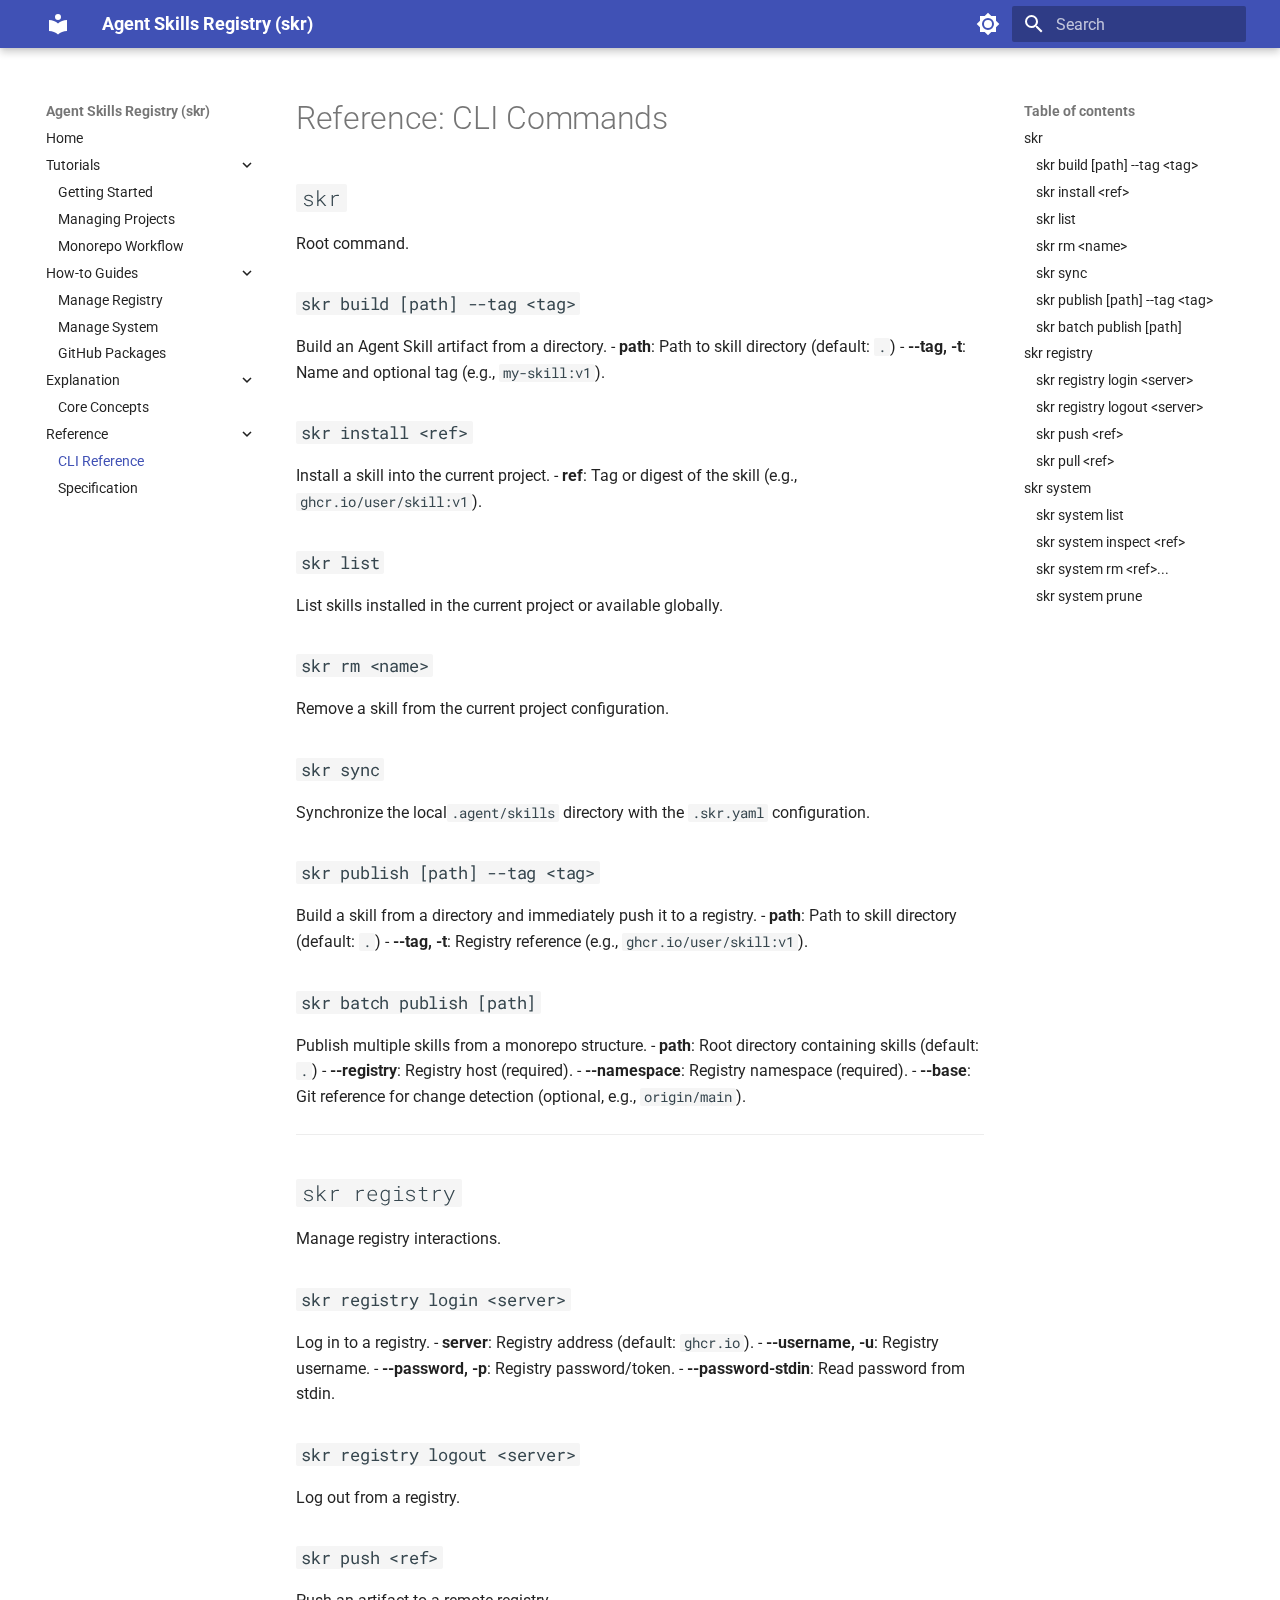
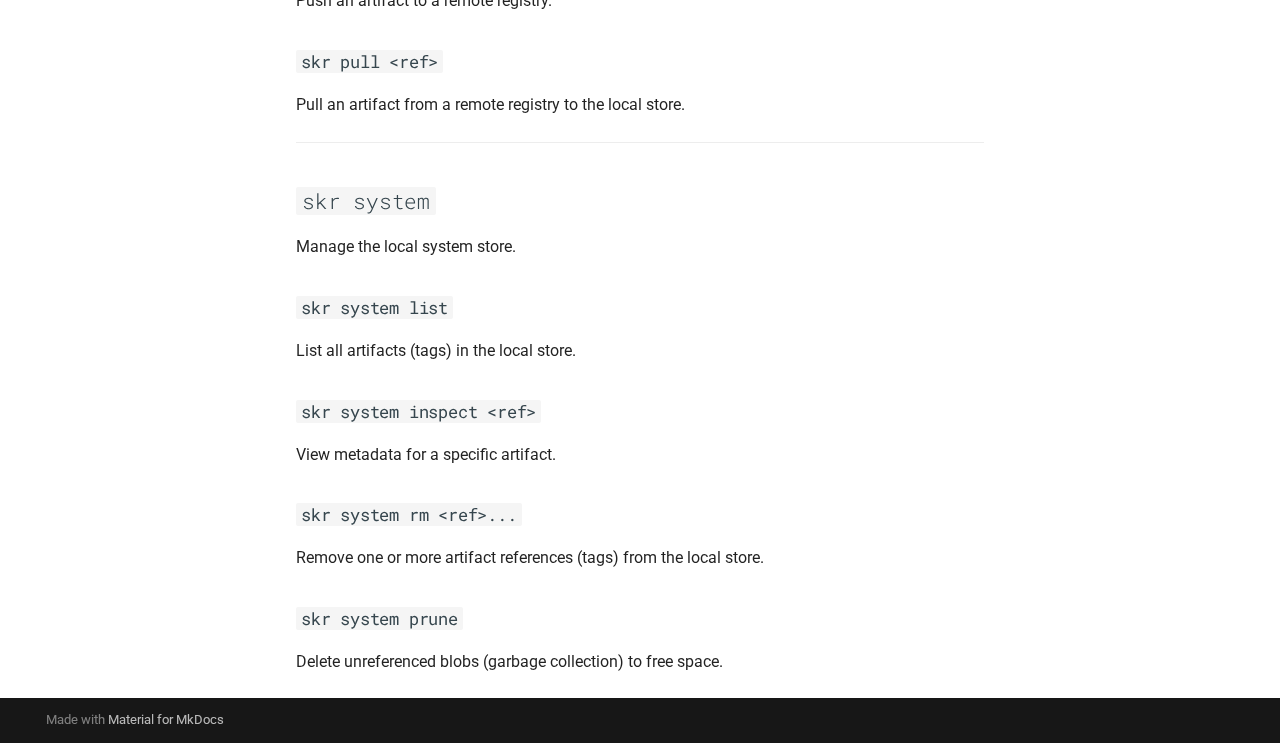
<file: reference/cli/index.html>
<!doctype html>
<html lang="en" class="no-js">
  <head>
    
      <meta charset="utf-8">
      <meta name="viewport" content="width=device-width,initial-scale=1">
      
        <meta name="description" content="CLI for managing and distributing Agent Skills">
      
      
      
        <link rel="canonical" href="https://andrewhowdencom.github.io/skr/reference/cli/">
      
      
        <link rel="prev" href="../../explanation/concepts/">
      
      
        <link rel="next" href="../specification/">
      
      
        
      
      
      <link rel="icon" href="../../assets/images/favicon.png">
      <meta name="generator" content="mkdocs-1.6.1, mkdocs-material-9.7.1">
    
    
      
        <title>CLI Reference - Agent Skills Registry (skr)</title>
      
    
    
      <link rel="stylesheet" href="../../assets/stylesheets/main.484c7ddc.min.css">
      
        
        <link rel="stylesheet" href="../../assets/stylesheets/palette.ab4e12ef.min.css">
      
      


    
    
      
    
    
      
        
        
        <link rel="preconnect" href="https://fonts.gstatic.com" crossorigin>
        <link rel="stylesheet" href="https://fonts.googleapis.com/css?family=Roboto:300,300i,400,400i,700,700i%7CRoboto+Mono:400,400i,700,700i&display=fallback">
        <style>:root{--md-text-font:"Roboto";--md-code-font:"Roboto Mono"}</style>
      
    
    
    <script>__md_scope=new URL("../..",location),__md_hash=e=>[...e].reduce(((e,_)=>(e<<5)-e+_.charCodeAt(0)),0),__md_get=(e,_=localStorage,t=__md_scope)=>JSON.parse(_.getItem(t.pathname+"."+e)),__md_set=(e,_,t=localStorage,a=__md_scope)=>{try{t.setItem(a.pathname+"."+e,JSON.stringify(_))}catch(e){}}</script>
    
      

    
    
  </head>
  
  
    
    
      
    
    
    
    
    <body dir="ltr" data-md-color-scheme="default" data-md-color-primary="indigo" data-md-color-accent="purple">
  
    
    <input class="md-toggle" data-md-toggle="drawer" type="checkbox" id="__drawer" autocomplete="off">
    <input class="md-toggle" data-md-toggle="search" type="checkbox" id="__search" autocomplete="off">
    <label class="md-overlay" for="__drawer"></label>
    <div data-md-component="skip">
      
        
        <a href="#reference-cli-commands" class="md-skip">
          Skip to content
        </a>
      
    </div>
    <div data-md-component="announce">
      
    </div>
    
    
      

  

<header class="md-header md-header--shadow" data-md-component="header">
  <nav class="md-header__inner md-grid" aria-label="Header">
    <a href="../.." title="Agent Skills Registry (skr)" class="md-header__button md-logo" aria-label="Agent Skills Registry (skr)" data-md-component="logo">
      
  
  <svg xmlns="http://www.w3.org/2000/svg" viewBox="0 0 24 24"><path d="M12 8a3 3 0 0 0 3-3 3 3 0 0 0-3-3 3 3 0 0 0-3 3 3 3 0 0 0 3 3m0 3.54C9.64 9.35 6.5 8 3 8v11c3.5 0 6.64 1.35 9 3.54 2.36-2.19 5.5-3.54 9-3.54V8c-3.5 0-6.64 1.35-9 3.54"/></svg>

    </a>
    <label class="md-header__button md-icon" for="__drawer">
      
      <svg xmlns="http://www.w3.org/2000/svg" viewBox="0 0 24 24"><path d="M3 6h18v2H3zm0 5h18v2H3zm0 5h18v2H3z"/></svg>
    </label>
    <div class="md-header__title" data-md-component="header-title">
      <div class="md-header__ellipsis">
        <div class="md-header__topic">
          <span class="md-ellipsis">
            Agent Skills Registry (skr)
          </span>
        </div>
        <div class="md-header__topic" data-md-component="header-topic">
          <span class="md-ellipsis">
            
              CLI Reference
            
          </span>
        </div>
      </div>
    </div>
    
      
        <form class="md-header__option" data-md-component="palette">
  
    
    
    
    <input class="md-option" data-md-color-media="(prefers-color-scheme: light)" data-md-color-scheme="default" data-md-color-primary="indigo" data-md-color-accent="purple"  aria-label="Switch to dark mode"  type="radio" name="__palette" id="__palette_0">
    
      <label class="md-header__button md-icon" title="Switch to dark mode" for="__palette_1" hidden>
        <svg xmlns="http://www.w3.org/2000/svg" viewBox="0 0 24 24"><path d="M12 8a4 4 0 0 0-4 4 4 4 0 0 0 4 4 4 4 0 0 0 4-4 4 4 0 0 0-4-4m0 10a6 6 0 0 1-6-6 6 6 0 0 1 6-6 6 6 0 0 1 6 6 6 6 0 0 1-6 6m8-9.31V4h-4.69L12 .69 8.69 4H4v4.69L.69 12 4 15.31V20h4.69L12 23.31 15.31 20H20v-4.69L23.31 12z"/></svg>
      </label>
    
  
    
    
    
    <input class="md-option" data-md-color-media="(prefers-color-scheme: dark)" data-md-color-scheme="slate" data-md-color-primary="teal" data-md-color-accent="lime"  aria-label="Switch to light mode"  type="radio" name="__palette" id="__palette_1">
    
      <label class="md-header__button md-icon" title="Switch to light mode" for="__palette_0" hidden>
        <svg xmlns="http://www.w3.org/2000/svg" viewBox="0 0 24 24"><path d="M12 18c-.89 0-1.74-.2-2.5-.55C11.56 16.5 13 14.42 13 12s-1.44-4.5-3.5-5.45C10.26 6.2 11.11 6 12 6a6 6 0 0 1 6 6 6 6 0 0 1-6 6m8-9.31V4h-4.69L12 .69 8.69 4H4v4.69L.69 12 4 15.31V20h4.69L12 23.31 15.31 20H20v-4.69L23.31 12z"/></svg>
      </label>
    
  
</form>
      
    
    
      <script>var palette=__md_get("__palette");if(palette&&palette.color){if("(prefers-color-scheme)"===palette.color.media){var media=matchMedia("(prefers-color-scheme: light)"),input=document.querySelector(media.matches?"[data-md-color-media='(prefers-color-scheme: light)']":"[data-md-color-media='(prefers-color-scheme: dark)']");palette.color.media=input.getAttribute("data-md-color-media"),palette.color.scheme=input.getAttribute("data-md-color-scheme"),palette.color.primary=input.getAttribute("data-md-color-primary"),palette.color.accent=input.getAttribute("data-md-color-accent")}for(var[key,value]of Object.entries(palette.color))document.body.setAttribute("data-md-color-"+key,value)}</script>
    
    
    
      
      
        <label class="md-header__button md-icon" for="__search">
          
          <svg xmlns="http://www.w3.org/2000/svg" viewBox="0 0 24 24"><path d="M9.5 3A6.5 6.5 0 0 1 16 9.5c0 1.61-.59 3.09-1.56 4.23l.27.27h.79l5 5-1.5 1.5-5-5v-.79l-.27-.27A6.52 6.52 0 0 1 9.5 16 6.5 6.5 0 0 1 3 9.5 6.5 6.5 0 0 1 9.5 3m0 2C7 5 5 7 5 9.5S7 14 9.5 14 14 12 14 9.5 12 5 9.5 5"/></svg>
        </label>
        <div class="md-search" data-md-component="search" role="dialog">
  <label class="md-search__overlay" for="__search"></label>
  <div class="md-search__inner" role="search">
    <form class="md-search__form" name="search">
      <input type="text" class="md-search__input" name="query" aria-label="Search" placeholder="Search" autocapitalize="off" autocorrect="off" autocomplete="off" spellcheck="false" data-md-component="search-query" required>
      <label class="md-search__icon md-icon" for="__search">
        
        <svg xmlns="http://www.w3.org/2000/svg" viewBox="0 0 24 24"><path d="M9.5 3A6.5 6.5 0 0 1 16 9.5c0 1.61-.59 3.09-1.56 4.23l.27.27h.79l5 5-1.5 1.5-5-5v-.79l-.27-.27A6.52 6.52 0 0 1 9.5 16 6.5 6.5 0 0 1 3 9.5 6.5 6.5 0 0 1 9.5 3m0 2C7 5 5 7 5 9.5S7 14 9.5 14 14 12 14 9.5 12 5 9.5 5"/></svg>
        
        <svg xmlns="http://www.w3.org/2000/svg" viewBox="0 0 24 24"><path d="M20 11v2H8l5.5 5.5-1.42 1.42L4.16 12l7.92-7.92L13.5 5.5 8 11z"/></svg>
      </label>
      <nav class="md-search__options" aria-label="Search">
        
        <button type="reset" class="md-search__icon md-icon" title="Clear" aria-label="Clear" tabindex="-1">
          
          <svg xmlns="http://www.w3.org/2000/svg" viewBox="0 0 24 24"><path d="M19 6.41 17.59 5 12 10.59 6.41 5 5 6.41 10.59 12 5 17.59 6.41 19 12 13.41 17.59 19 19 17.59 13.41 12z"/></svg>
        </button>
      </nav>
      
        <div class="md-search__suggest" data-md-component="search-suggest"></div>
      
    </form>
    <div class="md-search__output">
      <div class="md-search__scrollwrap" tabindex="0" data-md-scrollfix>
        <div class="md-search-result" data-md-component="search-result">
          <div class="md-search-result__meta">
            Initializing search
          </div>
          <ol class="md-search-result__list" role="presentation"></ol>
        </div>
      </div>
    </div>
  </div>
</div>
      
    
    
  </nav>
  
</header>
    
    <div class="md-container" data-md-component="container">
      
      
        
          
        
      
      <main class="md-main" data-md-component="main">
        <div class="md-main__inner md-grid">
          
            
              
              <div class="md-sidebar md-sidebar--primary" data-md-component="sidebar" data-md-type="navigation" >
                <div class="md-sidebar__scrollwrap">
                  <div class="md-sidebar__inner">
                    



<nav class="md-nav md-nav--primary" aria-label="Navigation" data-md-level="0">
  <label class="md-nav__title" for="__drawer">
    <a href="../.." title="Agent Skills Registry (skr)" class="md-nav__button md-logo" aria-label="Agent Skills Registry (skr)" data-md-component="logo">
      
  
  <svg xmlns="http://www.w3.org/2000/svg" viewBox="0 0 24 24"><path d="M12 8a3 3 0 0 0 3-3 3 3 0 0 0-3-3 3 3 0 0 0-3 3 3 3 0 0 0 3 3m0 3.54C9.64 9.35 6.5 8 3 8v11c3.5 0 6.64 1.35 9 3.54 2.36-2.19 5.5-3.54 9-3.54V8c-3.5 0-6.64 1.35-9 3.54"/></svg>

    </a>
    Agent Skills Registry (skr)
  </label>
  
  <ul class="md-nav__list" data-md-scrollfix>
    
      
      
  
  
  
  
    <li class="md-nav__item">
      <a href="../.." class="md-nav__link">
        
  
  
  <span class="md-ellipsis">
    
  
    Home
  

    
  </span>
  
  

      </a>
    </li>
  

    
      
      
  
  
  
  
    
    
      
        
      
        
      
        
      
    
    
    
    
    <li class="md-nav__item md-nav__item--nested">
      
        
        
          
        
        <input class="md-nav__toggle md-toggle md-toggle--indeterminate" type="checkbox" id="__nav_2" >
        
          
          <label class="md-nav__link" for="__nav_2" id="__nav_2_label" tabindex="0">
            
  
  
  <span class="md-ellipsis">
    
  
    Tutorials
  

    
  </span>
  
  

            <span class="md-nav__icon md-icon"></span>
          </label>
        
        <nav class="md-nav" data-md-level="1" aria-labelledby="__nav_2_label" aria-expanded="false">
          <label class="md-nav__title" for="__nav_2">
            <span class="md-nav__icon md-icon"></span>
            
  
    Tutorials
  

          </label>
          <ul class="md-nav__list" data-md-scrollfix>
            
              
                
  
  
  
  
    <li class="md-nav__item">
      <a href="../../tutorials/getting-started/" class="md-nav__link">
        
  
  
  <span class="md-ellipsis">
    
  
    Getting Started
  

    
  </span>
  
  

      </a>
    </li>
  

              
            
              
                
  
  
  
  
    <li class="md-nav__item">
      <a href="../../tutorials/managing-project/" class="md-nav__link">
        
  
  
  <span class="md-ellipsis">
    
  
    Managing Projects
  

    
  </span>
  
  

      </a>
    </li>
  

              
            
              
                
  
  
  
  
    <li class="md-nav__item">
      <a href="../../tutorials/monorepo-workflow/" class="md-nav__link">
        
  
  
  <span class="md-ellipsis">
    
  
    Monorepo Workflow
  

    
  </span>
  
  

      </a>
    </li>
  

              
            
          </ul>
        </nav>
      
    </li>
  

    
      
      
  
  
  
  
    
    
      
        
      
        
      
        
      
    
    
    
    
    <li class="md-nav__item md-nav__item--nested">
      
        
        
          
        
        <input class="md-nav__toggle md-toggle md-toggle--indeterminate" type="checkbox" id="__nav_3" >
        
          
          <label class="md-nav__link" for="__nav_3" id="__nav_3_label" tabindex="0">
            
  
  
  <span class="md-ellipsis">
    
  
    How-to Guides
  

    
  </span>
  
  

            <span class="md-nav__icon md-icon"></span>
          </label>
        
        <nav class="md-nav" data-md-level="1" aria-labelledby="__nav_3_label" aria-expanded="false">
          <label class="md-nav__title" for="__nav_3">
            <span class="md-nav__icon md-icon"></span>
            
  
    How-to Guides
  

          </label>
          <ul class="md-nav__list" data-md-scrollfix>
            
              
                
  
  
  
  
    <li class="md-nav__item">
      <a href="../../how-to/manage-registry/" class="md-nav__link">
        
  
  
  <span class="md-ellipsis">
    
  
    Manage Registry
  

    
  </span>
  
  

      </a>
    </li>
  

              
            
              
                
  
  
  
  
    <li class="md-nav__item">
      <a href="../../how-to/manage-system/" class="md-nav__link">
        
  
  
  <span class="md-ellipsis">
    
  
    Manage System
  

    
  </span>
  
  

      </a>
    </li>
  

              
            
              
                
  
  
  
  
    <li class="md-nav__item">
      <a href="../../how-to/use-github-packages/" class="md-nav__link">
        
  
  
  <span class="md-ellipsis">
    
  
    GitHub Packages
  

    
  </span>
  
  

      </a>
    </li>
  

              
            
          </ul>
        </nav>
      
    </li>
  

    
      
      
  
  
  
  
    
    
      
        
      
    
    
    
    
    <li class="md-nav__item md-nav__item--nested">
      
        
        
          
        
        <input class="md-nav__toggle md-toggle md-toggle--indeterminate" type="checkbox" id="__nav_4" >
        
          
          <label class="md-nav__link" for="__nav_4" id="__nav_4_label" tabindex="0">
            
  
  
  <span class="md-ellipsis">
    
  
    Explanation
  

    
  </span>
  
  

            <span class="md-nav__icon md-icon"></span>
          </label>
        
        <nav class="md-nav" data-md-level="1" aria-labelledby="__nav_4_label" aria-expanded="false">
          <label class="md-nav__title" for="__nav_4">
            <span class="md-nav__icon md-icon"></span>
            
  
    Explanation
  

          </label>
          <ul class="md-nav__list" data-md-scrollfix>
            
              
                
  
  
  
  
    <li class="md-nav__item">
      <a href="../../explanation/concepts/" class="md-nav__link">
        
  
  
  <span class="md-ellipsis">
    
  
    Core Concepts
  

    
  </span>
  
  

      </a>
    </li>
  

              
            
          </ul>
        </nav>
      
    </li>
  

    
      
      
  
  
    
  
  
  
    
    
      
        
      
        
      
    
    
    
    
    <li class="md-nav__item md-nav__item--active md-nav__item--nested">
      
        
        
        <input class="md-nav__toggle md-toggle " type="checkbox" id="__nav_5" checked>
        
          
          <label class="md-nav__link" for="__nav_5" id="__nav_5_label" tabindex="0">
            
  
  
  <span class="md-ellipsis">
    
  
    Reference
  

    
  </span>
  
  

            <span class="md-nav__icon md-icon"></span>
          </label>
        
        <nav class="md-nav" data-md-level="1" aria-labelledby="__nav_5_label" aria-expanded="true">
          <label class="md-nav__title" for="__nav_5">
            <span class="md-nav__icon md-icon"></span>
            
  
    Reference
  

          </label>
          <ul class="md-nav__list" data-md-scrollfix>
            
              
                
  
  
    
  
  
  
    <li class="md-nav__item md-nav__item--active">
      
      <input class="md-nav__toggle md-toggle" type="checkbox" id="__toc">
      
      
        
      
      
        <label class="md-nav__link md-nav__link--active" for="__toc">
          
  
  
  <span class="md-ellipsis">
    
  
    CLI Reference
  

    
  </span>
  
  

          <span class="md-nav__icon md-icon"></span>
        </label>
      
      <a href="./" class="md-nav__link md-nav__link--active">
        
  
  
  <span class="md-ellipsis">
    
  
    CLI Reference
  

    
  </span>
  
  

      </a>
      
        

<nav class="md-nav md-nav--secondary" aria-label="Table of contents">
  
  
  
    
  
  
    <label class="md-nav__title" for="__toc">
      <span class="md-nav__icon md-icon"></span>
      Table of contents
    </label>
    <ul class="md-nav__list" data-md-component="toc" data-md-scrollfix>
      
        <li class="md-nav__item">
  <a href="#skr" class="md-nav__link">
    <span class="md-ellipsis">
      
        skr
      
    </span>
  </a>
  
    <nav class="md-nav" aria-label="skr">
      <ul class="md-nav__list">
        
          <li class="md-nav__item">
  <a href="#skr-build-path-tag-tag" class="md-nav__link">
    <span class="md-ellipsis">
      
        skr build [path] --tag &lt;tag&gt;
      
    </span>
  </a>
  
</li>
        
          <li class="md-nav__item">
  <a href="#skr-install-ref" class="md-nav__link">
    <span class="md-ellipsis">
      
        skr install &lt;ref&gt;
      
    </span>
  </a>
  
</li>
        
          <li class="md-nav__item">
  <a href="#skr-list" class="md-nav__link">
    <span class="md-ellipsis">
      
        skr list
      
    </span>
  </a>
  
</li>
        
          <li class="md-nav__item">
  <a href="#skr-rm-name" class="md-nav__link">
    <span class="md-ellipsis">
      
        skr rm &lt;name&gt;
      
    </span>
  </a>
  
</li>
        
          <li class="md-nav__item">
  <a href="#skr-sync" class="md-nav__link">
    <span class="md-ellipsis">
      
        skr sync
      
    </span>
  </a>
  
</li>
        
          <li class="md-nav__item">
  <a href="#skr-publish-path-tag-tag" class="md-nav__link">
    <span class="md-ellipsis">
      
        skr publish [path] --tag &lt;tag&gt;
      
    </span>
  </a>
  
</li>
        
          <li class="md-nav__item">
  <a href="#skr-batch-publish-path" class="md-nav__link">
    <span class="md-ellipsis">
      
        skr batch publish [path]
      
    </span>
  </a>
  
</li>
        
      </ul>
    </nav>
  
</li>
      
        <li class="md-nav__item">
  <a href="#skr-registry" class="md-nav__link">
    <span class="md-ellipsis">
      
        skr registry
      
    </span>
  </a>
  
    <nav class="md-nav" aria-label="skr registry">
      <ul class="md-nav__list">
        
          <li class="md-nav__item">
  <a href="#skr-registry-login-server" class="md-nav__link">
    <span class="md-ellipsis">
      
        skr registry login &lt;server&gt;
      
    </span>
  </a>
  
</li>
        
          <li class="md-nav__item">
  <a href="#skr-registry-logout-server" class="md-nav__link">
    <span class="md-ellipsis">
      
        skr registry logout &lt;server&gt;
      
    </span>
  </a>
  
</li>
        
          <li class="md-nav__item">
  <a href="#skr-push-ref" class="md-nav__link">
    <span class="md-ellipsis">
      
        skr push &lt;ref&gt;
      
    </span>
  </a>
  
</li>
        
          <li class="md-nav__item">
  <a href="#skr-pull-ref" class="md-nav__link">
    <span class="md-ellipsis">
      
        skr pull &lt;ref&gt;
      
    </span>
  </a>
  
</li>
        
      </ul>
    </nav>
  
</li>
      
        <li class="md-nav__item">
  <a href="#skr-system" class="md-nav__link">
    <span class="md-ellipsis">
      
        skr system
      
    </span>
  </a>
  
    <nav class="md-nav" aria-label="skr system">
      <ul class="md-nav__list">
        
          <li class="md-nav__item">
  <a href="#skr-system-list" class="md-nav__link">
    <span class="md-ellipsis">
      
        skr system list
      
    </span>
  </a>
  
</li>
        
          <li class="md-nav__item">
  <a href="#skr-system-inspect-ref" class="md-nav__link">
    <span class="md-ellipsis">
      
        skr system inspect &lt;ref&gt;
      
    </span>
  </a>
  
</li>
        
          <li class="md-nav__item">
  <a href="#skr-system-rm-ref" class="md-nav__link">
    <span class="md-ellipsis">
      
        skr system rm &lt;ref&gt;...
      
    </span>
  </a>
  
</li>
        
          <li class="md-nav__item">
  <a href="#skr-system-prune" class="md-nav__link">
    <span class="md-ellipsis">
      
        skr system prune
      
    </span>
  </a>
  
</li>
        
      </ul>
    </nav>
  
</li>
      
    </ul>
  
</nav>
      
    </li>
  

              
            
              
                
  
  
  
  
    <li class="md-nav__item">
      <a href="../specification/" class="md-nav__link">
        
  
  
  <span class="md-ellipsis">
    
  
    Specification
  

    
  </span>
  
  

      </a>
    </li>
  

              
            
          </ul>
        </nav>
      
    </li>
  

    
  </ul>
</nav>
                  </div>
                </div>
              </div>
            
            
              
              <div class="md-sidebar md-sidebar--secondary" data-md-component="sidebar" data-md-type="toc" >
                <div class="md-sidebar__scrollwrap">
                  <div class="md-sidebar__inner">
                    

<nav class="md-nav md-nav--secondary" aria-label="Table of contents">
  
  
  
    
  
  
    <label class="md-nav__title" for="__toc">
      <span class="md-nav__icon md-icon"></span>
      Table of contents
    </label>
    <ul class="md-nav__list" data-md-component="toc" data-md-scrollfix>
      
        <li class="md-nav__item">
  <a href="#skr" class="md-nav__link">
    <span class="md-ellipsis">
      
        skr
      
    </span>
  </a>
  
    <nav class="md-nav" aria-label="skr">
      <ul class="md-nav__list">
        
          <li class="md-nav__item">
  <a href="#skr-build-path-tag-tag" class="md-nav__link">
    <span class="md-ellipsis">
      
        skr build [path] --tag &lt;tag&gt;
      
    </span>
  </a>
  
</li>
        
          <li class="md-nav__item">
  <a href="#skr-install-ref" class="md-nav__link">
    <span class="md-ellipsis">
      
        skr install &lt;ref&gt;
      
    </span>
  </a>
  
</li>
        
          <li class="md-nav__item">
  <a href="#skr-list" class="md-nav__link">
    <span class="md-ellipsis">
      
        skr list
      
    </span>
  </a>
  
</li>
        
          <li class="md-nav__item">
  <a href="#skr-rm-name" class="md-nav__link">
    <span class="md-ellipsis">
      
        skr rm &lt;name&gt;
      
    </span>
  </a>
  
</li>
        
          <li class="md-nav__item">
  <a href="#skr-sync" class="md-nav__link">
    <span class="md-ellipsis">
      
        skr sync
      
    </span>
  </a>
  
</li>
        
          <li class="md-nav__item">
  <a href="#skr-publish-path-tag-tag" class="md-nav__link">
    <span class="md-ellipsis">
      
        skr publish [path] --tag &lt;tag&gt;
      
    </span>
  </a>
  
</li>
        
          <li class="md-nav__item">
  <a href="#skr-batch-publish-path" class="md-nav__link">
    <span class="md-ellipsis">
      
        skr batch publish [path]
      
    </span>
  </a>
  
</li>
        
      </ul>
    </nav>
  
</li>
      
        <li class="md-nav__item">
  <a href="#skr-registry" class="md-nav__link">
    <span class="md-ellipsis">
      
        skr registry
      
    </span>
  </a>
  
    <nav class="md-nav" aria-label="skr registry">
      <ul class="md-nav__list">
        
          <li class="md-nav__item">
  <a href="#skr-registry-login-server" class="md-nav__link">
    <span class="md-ellipsis">
      
        skr registry login &lt;server&gt;
      
    </span>
  </a>
  
</li>
        
          <li class="md-nav__item">
  <a href="#skr-registry-logout-server" class="md-nav__link">
    <span class="md-ellipsis">
      
        skr registry logout &lt;server&gt;
      
    </span>
  </a>
  
</li>
        
          <li class="md-nav__item">
  <a href="#skr-push-ref" class="md-nav__link">
    <span class="md-ellipsis">
      
        skr push &lt;ref&gt;
      
    </span>
  </a>
  
</li>
        
          <li class="md-nav__item">
  <a href="#skr-pull-ref" class="md-nav__link">
    <span class="md-ellipsis">
      
        skr pull &lt;ref&gt;
      
    </span>
  </a>
  
</li>
        
      </ul>
    </nav>
  
</li>
      
        <li class="md-nav__item">
  <a href="#skr-system" class="md-nav__link">
    <span class="md-ellipsis">
      
        skr system
      
    </span>
  </a>
  
    <nav class="md-nav" aria-label="skr system">
      <ul class="md-nav__list">
        
          <li class="md-nav__item">
  <a href="#skr-system-list" class="md-nav__link">
    <span class="md-ellipsis">
      
        skr system list
      
    </span>
  </a>
  
</li>
        
          <li class="md-nav__item">
  <a href="#skr-system-inspect-ref" class="md-nav__link">
    <span class="md-ellipsis">
      
        skr system inspect &lt;ref&gt;
      
    </span>
  </a>
  
</li>
        
          <li class="md-nav__item">
  <a href="#skr-system-rm-ref" class="md-nav__link">
    <span class="md-ellipsis">
      
        skr system rm &lt;ref&gt;...
      
    </span>
  </a>
  
</li>
        
          <li class="md-nav__item">
  <a href="#skr-system-prune" class="md-nav__link">
    <span class="md-ellipsis">
      
        skr system prune
      
    </span>
  </a>
  
</li>
        
      </ul>
    </nav>
  
</li>
      
    </ul>
  
</nav>
                  </div>
                </div>
              </div>
            
          
          
            <div class="md-content" data-md-component="content">
              
              <article class="md-content__inner md-typeset">
                
                  



<h1 id="reference-cli-commands">Reference: CLI Commands</h1>
<h2 id="skr"><code>skr</code></h2>
<p>Root command.</p>
<h3 id="skr-build-path-tag-tag"><code>skr build [path] --tag &lt;tag&gt;</code></h3>
<p>Build an Agent Skill artifact from a directory.
-   <strong>path</strong>: Path to skill directory (default: <code>.</code>)
-   <strong>--tag, -t</strong>: Name and optional tag (e.g., <code>my-skill:v1</code>).</p>
<h3 id="skr-install-ref"><code>skr install &lt;ref&gt;</code></h3>
<p>Install a skill into the current project.
-   <strong>ref</strong>: Tag or digest of the skill (e.g., <code>ghcr.io/user/skill:v1</code>).</p>
<h3 id="skr-list"><code>skr list</code></h3>
<p>List skills installed in the current project or available globally.</p>
<h3 id="skr-rm-name"><code>skr rm &lt;name&gt;</code></h3>
<p>Remove a skill from the current project configuration.</p>
<h3 id="skr-sync"><code>skr sync</code></h3>
<p>Synchronize the local<code>.agent/skills</code> directory with the <code>.skr.yaml</code> configuration.</p>
<h3 id="skr-publish-path-tag-tag"><code>skr publish [path] --tag &lt;tag&gt;</code></h3>
<p>Build a skill from a directory and immediately push it to a registry.
-   <strong>path</strong>: Path to skill directory (default: <code>.</code>)
-   <strong>--tag, -t</strong>: Registry reference (e.g., <code>ghcr.io/user/skill:v1</code>).</p>
<h3 id="skr-batch-publish-path"><code>skr batch publish [path]</code></h3>
<p>Publish multiple skills from a monorepo structure.
-   <strong>path</strong>: Root directory containing skills (default: <code>.</code>)
-   <strong>--registry</strong>: Registry host (required).
-   <strong>--namespace</strong>: Registry namespace (required).
-   <strong>--base</strong>: Git reference for change detection (optional, e.g., <code>origin/main</code>).</p>
<hr />
<h2 id="skr-registry"><code>skr registry</code></h2>
<p>Manage registry interactions.</p>
<h3 id="skr-registry-login-server"><code>skr registry login &lt;server&gt;</code></h3>
<p>Log in to a registry.
-   <strong>server</strong>: Registry address (default: <code>ghcr.io</code>).
-   <strong>--username, -u</strong>: Registry username.
-   <strong>--password, -p</strong>: Registry password/token.
-   <strong>--password-stdin</strong>: Read password from stdin.</p>
<h3 id="skr-registry-logout-server"><code>skr registry logout &lt;server&gt;</code></h3>
<p>Log out from a registry.</p>
<h3 id="skr-push-ref"><code>skr push &lt;ref&gt;</code></h3>
<p>Push an artifact to a remote registry.</p>
<h3 id="skr-pull-ref"><code>skr pull &lt;ref&gt;</code></h3>
<p>Pull an artifact from a remote registry to the local store.</p>
<hr />
<h2 id="skr-system"><code>skr system</code></h2>
<p>Manage the local system store.</p>
<h3 id="skr-system-list"><code>skr system list</code></h3>
<p>List all artifacts (tags) in the local store.</p>
<h3 id="skr-system-inspect-ref"><code>skr system inspect &lt;ref&gt;</code></h3>
<p>View metadata for a specific artifact.</p>
<h3 id="skr-system-rm-ref"><code>skr system rm &lt;ref&gt;...</code></h3>
<p>Remove one or more artifact references (tags) from the local store.</p>
<h3 id="skr-system-prune"><code>skr system prune</code></h3>
<p>Delete unreferenced blobs (garbage collection) to free space.</p>












                
              </article>
            </div>
          
          
<script>var target=document.getElementById(location.hash.slice(1));target&&target.name&&(target.checked=target.name.startsWith("__tabbed_"))</script>
        </div>
        
          <button type="button" class="md-top md-icon" data-md-component="top" hidden>
  
  <svg xmlns="http://www.w3.org/2000/svg" viewBox="0 0 24 24"><path d="M13 20h-2V8l-5.5 5.5-1.42-1.42L12 4.16l7.92 7.92-1.42 1.42L13 8z"/></svg>
  Back to top
</button>
        
      </main>
      
        <footer class="md-footer">
  
  <div class="md-footer-meta md-typeset">
    <div class="md-footer-meta__inner md-grid">
      <div class="md-copyright">
  
  
    Made with
    <a href="https://squidfunk.github.io/mkdocs-material/" target="_blank" rel="noopener">
      Material for MkDocs
    </a>
  
</div>
      
    </div>
  </div>
</footer>
      
    </div>
    <div class="md-dialog" data-md-component="dialog">
      <div class="md-dialog__inner md-typeset"></div>
    </div>
    
    
    
      
      
      <script id="__config" type="application/json">{"annotate": null, "base": "../..", "features": ["content.code.copy", "navigation.expand", "navigation.indexes", "navigation.top", "search.suggest", "search.highlight"], "search": "../../assets/javascripts/workers/search.2c215733.min.js", "tags": null, "translations": {"clipboard.copied": "Copied to clipboard", "clipboard.copy": "Copy to clipboard", "search.result.more.one": "1 more on this page", "search.result.more.other": "# more on this page", "search.result.none": "No matching documents", "search.result.one": "1 matching document", "search.result.other": "# matching documents", "search.result.placeholder": "Type to start searching", "search.result.term.missing": "Missing", "select.version": "Select version"}, "version": null}</script>
    
    
      <script src="../../assets/javascripts/bundle.79ae519e.min.js"></script>
      
    
  </body>
</html>
</file>
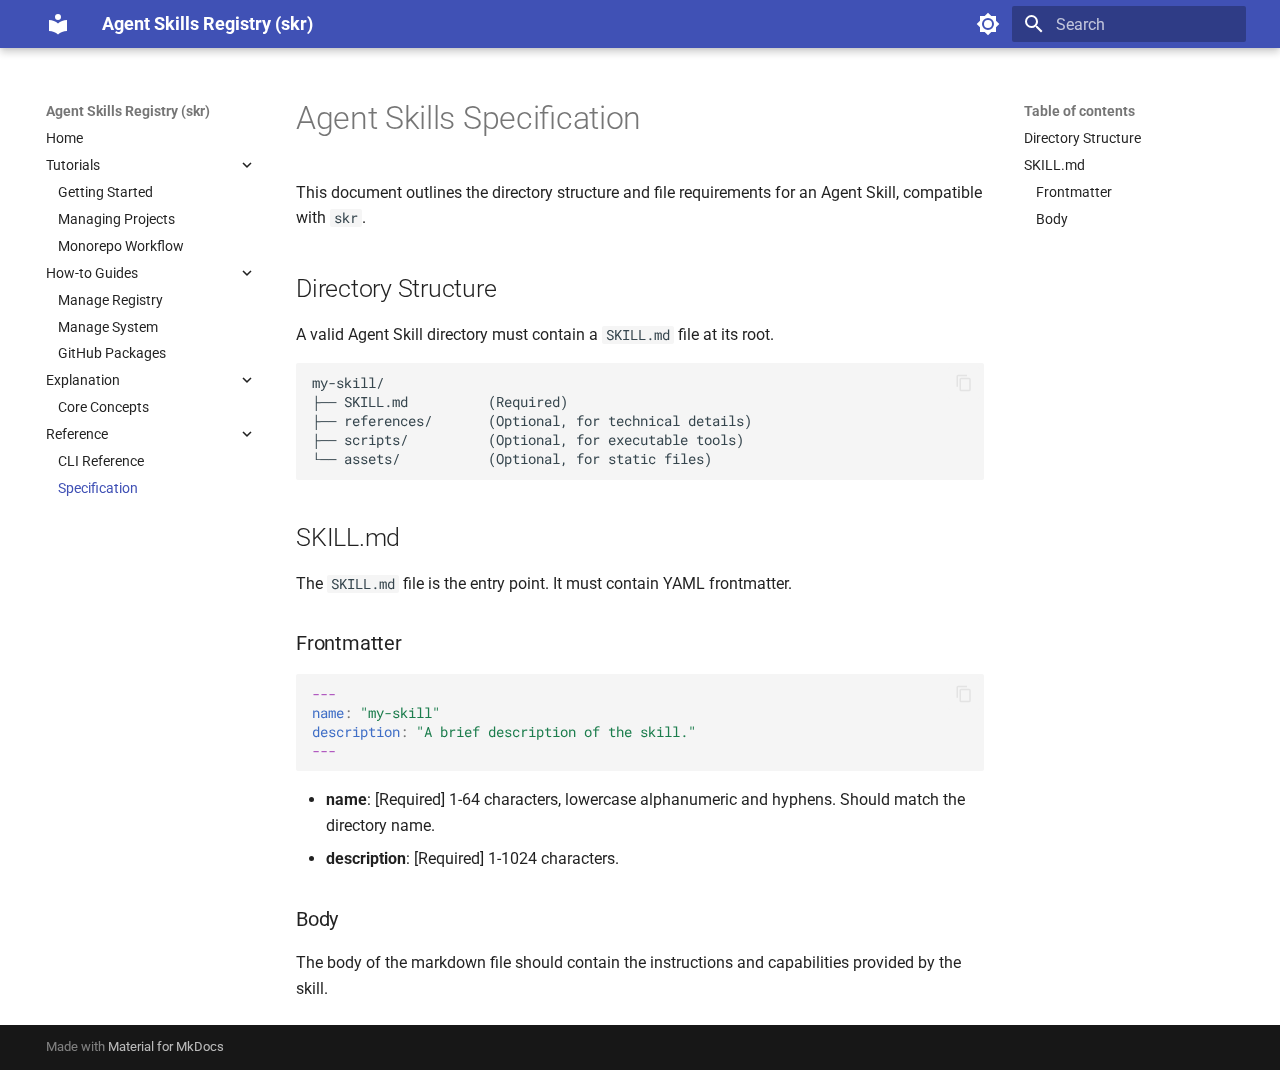
<file: reference/specification/index.html>
<!doctype html>
<html lang="en" class="no-js">
  <head>
    
      <meta charset="utf-8">
      <meta name="viewport" content="width=device-width,initial-scale=1">
      
        <meta name="description" content="CLI for managing and distributing Agent Skills">
      
      
      
        <link rel="canonical" href="https://andrewhowdencom.github.io/skr/reference/specification/">
      
      
        <link rel="prev" href="../cli/">
      
      
      
        
      
      
      <link rel="icon" href="../../assets/images/favicon.png">
      <meta name="generator" content="mkdocs-1.6.1, mkdocs-material-9.7.1">
    
    
      
        <title>Specification - Agent Skills Registry (skr)</title>
      
    
    
      <link rel="stylesheet" href="../../assets/stylesheets/main.484c7ddc.min.css">
      
        
        <link rel="stylesheet" href="../../assets/stylesheets/palette.ab4e12ef.min.css">
      
      


    
    
      
    
    
      
        
        
        <link rel="preconnect" href="https://fonts.gstatic.com" crossorigin>
        <link rel="stylesheet" href="https://fonts.googleapis.com/css?family=Roboto:300,300i,400,400i,700,700i%7CRoboto+Mono:400,400i,700,700i&display=fallback">
        <style>:root{--md-text-font:"Roboto";--md-code-font:"Roboto Mono"}</style>
      
    
    
    <script>__md_scope=new URL("../..",location),__md_hash=e=>[...e].reduce(((e,_)=>(e<<5)-e+_.charCodeAt(0)),0),__md_get=(e,_=localStorage,t=__md_scope)=>JSON.parse(_.getItem(t.pathname+"."+e)),__md_set=(e,_,t=localStorage,a=__md_scope)=>{try{t.setItem(a.pathname+"."+e,JSON.stringify(_))}catch(e){}}</script>
    
      

    
    
  </head>
  
  
    
    
      
    
    
    
    
    <body dir="ltr" data-md-color-scheme="default" data-md-color-primary="indigo" data-md-color-accent="purple">
  
    
    <input class="md-toggle" data-md-toggle="drawer" type="checkbox" id="__drawer" autocomplete="off">
    <input class="md-toggle" data-md-toggle="search" type="checkbox" id="__search" autocomplete="off">
    <label class="md-overlay" for="__drawer"></label>
    <div data-md-component="skip">
      
        
        <a href="#agent-skills-specification" class="md-skip">
          Skip to content
        </a>
      
    </div>
    <div data-md-component="announce">
      
    </div>
    
    
      

  

<header class="md-header md-header--shadow" data-md-component="header">
  <nav class="md-header__inner md-grid" aria-label="Header">
    <a href="../.." title="Agent Skills Registry (skr)" class="md-header__button md-logo" aria-label="Agent Skills Registry (skr)" data-md-component="logo">
      
  
  <svg xmlns="http://www.w3.org/2000/svg" viewBox="0 0 24 24"><path d="M12 8a3 3 0 0 0 3-3 3 3 0 0 0-3-3 3 3 0 0 0-3 3 3 3 0 0 0 3 3m0 3.54C9.64 9.35 6.5 8 3 8v11c3.5 0 6.64 1.35 9 3.54 2.36-2.19 5.5-3.54 9-3.54V8c-3.5 0-6.64 1.35-9 3.54"/></svg>

    </a>
    <label class="md-header__button md-icon" for="__drawer">
      
      <svg xmlns="http://www.w3.org/2000/svg" viewBox="0 0 24 24"><path d="M3 6h18v2H3zm0 5h18v2H3zm0 5h18v2H3z"/></svg>
    </label>
    <div class="md-header__title" data-md-component="header-title">
      <div class="md-header__ellipsis">
        <div class="md-header__topic">
          <span class="md-ellipsis">
            Agent Skills Registry (skr)
          </span>
        </div>
        <div class="md-header__topic" data-md-component="header-topic">
          <span class="md-ellipsis">
            
              Specification
            
          </span>
        </div>
      </div>
    </div>
    
      
        <form class="md-header__option" data-md-component="palette">
  
    
    
    
    <input class="md-option" data-md-color-media="(prefers-color-scheme: light)" data-md-color-scheme="default" data-md-color-primary="indigo" data-md-color-accent="purple"  aria-label="Switch to dark mode"  type="radio" name="__palette" id="__palette_0">
    
      <label class="md-header__button md-icon" title="Switch to dark mode" for="__palette_1" hidden>
        <svg xmlns="http://www.w3.org/2000/svg" viewBox="0 0 24 24"><path d="M12 8a4 4 0 0 0-4 4 4 4 0 0 0 4 4 4 4 0 0 0 4-4 4 4 0 0 0-4-4m0 10a6 6 0 0 1-6-6 6 6 0 0 1 6-6 6 6 0 0 1 6 6 6 6 0 0 1-6 6m8-9.31V4h-4.69L12 .69 8.69 4H4v4.69L.69 12 4 15.31V20h4.69L12 23.31 15.31 20H20v-4.69L23.31 12z"/></svg>
      </label>
    
  
    
    
    
    <input class="md-option" data-md-color-media="(prefers-color-scheme: dark)" data-md-color-scheme="slate" data-md-color-primary="teal" data-md-color-accent="lime"  aria-label="Switch to light mode"  type="radio" name="__palette" id="__palette_1">
    
      <label class="md-header__button md-icon" title="Switch to light mode" for="__palette_0" hidden>
        <svg xmlns="http://www.w3.org/2000/svg" viewBox="0 0 24 24"><path d="M12 18c-.89 0-1.74-.2-2.5-.55C11.56 16.5 13 14.42 13 12s-1.44-4.5-3.5-5.45C10.26 6.2 11.11 6 12 6a6 6 0 0 1 6 6 6 6 0 0 1-6 6m8-9.31V4h-4.69L12 .69 8.69 4H4v4.69L.69 12 4 15.31V20h4.69L12 23.31 15.31 20H20v-4.69L23.31 12z"/></svg>
      </label>
    
  
</form>
      
    
    
      <script>var palette=__md_get("__palette");if(palette&&palette.color){if("(prefers-color-scheme)"===palette.color.media){var media=matchMedia("(prefers-color-scheme: light)"),input=document.querySelector(media.matches?"[data-md-color-media='(prefers-color-scheme: light)']":"[data-md-color-media='(prefers-color-scheme: dark)']");palette.color.media=input.getAttribute("data-md-color-media"),palette.color.scheme=input.getAttribute("data-md-color-scheme"),palette.color.primary=input.getAttribute("data-md-color-primary"),palette.color.accent=input.getAttribute("data-md-color-accent")}for(var[key,value]of Object.entries(palette.color))document.body.setAttribute("data-md-color-"+key,value)}</script>
    
    
    
      
      
        <label class="md-header__button md-icon" for="__search">
          
          <svg xmlns="http://www.w3.org/2000/svg" viewBox="0 0 24 24"><path d="M9.5 3A6.5 6.5 0 0 1 16 9.5c0 1.61-.59 3.09-1.56 4.23l.27.27h.79l5 5-1.5 1.5-5-5v-.79l-.27-.27A6.52 6.52 0 0 1 9.5 16 6.5 6.5 0 0 1 3 9.5 6.5 6.5 0 0 1 9.5 3m0 2C7 5 5 7 5 9.5S7 14 9.5 14 14 12 14 9.5 12 5 9.5 5"/></svg>
        </label>
        <div class="md-search" data-md-component="search" role="dialog">
  <label class="md-search__overlay" for="__search"></label>
  <div class="md-search__inner" role="search">
    <form class="md-search__form" name="search">
      <input type="text" class="md-search__input" name="query" aria-label="Search" placeholder="Search" autocapitalize="off" autocorrect="off" autocomplete="off" spellcheck="false" data-md-component="search-query" required>
      <label class="md-search__icon md-icon" for="__search">
        
        <svg xmlns="http://www.w3.org/2000/svg" viewBox="0 0 24 24"><path d="M9.5 3A6.5 6.5 0 0 1 16 9.5c0 1.61-.59 3.09-1.56 4.23l.27.27h.79l5 5-1.5 1.5-5-5v-.79l-.27-.27A6.52 6.52 0 0 1 9.5 16 6.5 6.5 0 0 1 3 9.5 6.5 6.5 0 0 1 9.5 3m0 2C7 5 5 7 5 9.5S7 14 9.5 14 14 12 14 9.5 12 5 9.5 5"/></svg>
        
        <svg xmlns="http://www.w3.org/2000/svg" viewBox="0 0 24 24"><path d="M20 11v2H8l5.5 5.5-1.42 1.42L4.16 12l7.92-7.92L13.5 5.5 8 11z"/></svg>
      </label>
      <nav class="md-search__options" aria-label="Search">
        
        <button type="reset" class="md-search__icon md-icon" title="Clear" aria-label="Clear" tabindex="-1">
          
          <svg xmlns="http://www.w3.org/2000/svg" viewBox="0 0 24 24"><path d="M19 6.41 17.59 5 12 10.59 6.41 5 5 6.41 10.59 12 5 17.59 6.41 19 12 13.41 17.59 19 19 17.59 13.41 12z"/></svg>
        </button>
      </nav>
      
        <div class="md-search__suggest" data-md-component="search-suggest"></div>
      
    </form>
    <div class="md-search__output">
      <div class="md-search__scrollwrap" tabindex="0" data-md-scrollfix>
        <div class="md-search-result" data-md-component="search-result">
          <div class="md-search-result__meta">
            Initializing search
          </div>
          <ol class="md-search-result__list" role="presentation"></ol>
        </div>
      </div>
    </div>
  </div>
</div>
      
    
    
  </nav>
  
</header>
    
    <div class="md-container" data-md-component="container">
      
      
        
          
        
      
      <main class="md-main" data-md-component="main">
        <div class="md-main__inner md-grid">
          
            
              
              <div class="md-sidebar md-sidebar--primary" data-md-component="sidebar" data-md-type="navigation" >
                <div class="md-sidebar__scrollwrap">
                  <div class="md-sidebar__inner">
                    



<nav class="md-nav md-nav--primary" aria-label="Navigation" data-md-level="0">
  <label class="md-nav__title" for="__drawer">
    <a href="../.." title="Agent Skills Registry (skr)" class="md-nav__button md-logo" aria-label="Agent Skills Registry (skr)" data-md-component="logo">
      
  
  <svg xmlns="http://www.w3.org/2000/svg" viewBox="0 0 24 24"><path d="M12 8a3 3 0 0 0 3-3 3 3 0 0 0-3-3 3 3 0 0 0-3 3 3 3 0 0 0 3 3m0 3.54C9.64 9.35 6.5 8 3 8v11c3.5 0 6.64 1.35 9 3.54 2.36-2.19 5.5-3.54 9-3.54V8c-3.5 0-6.64 1.35-9 3.54"/></svg>

    </a>
    Agent Skills Registry (skr)
  </label>
  
  <ul class="md-nav__list" data-md-scrollfix>
    
      
      
  
  
  
  
    <li class="md-nav__item">
      <a href="../.." class="md-nav__link">
        
  
  
  <span class="md-ellipsis">
    
  
    Home
  

    
  </span>
  
  

      </a>
    </li>
  

    
      
      
  
  
  
  
    
    
      
        
      
        
      
        
      
    
    
    
    
    <li class="md-nav__item md-nav__item--nested">
      
        
        
          
        
        <input class="md-nav__toggle md-toggle md-toggle--indeterminate" type="checkbox" id="__nav_2" >
        
          
          <label class="md-nav__link" for="__nav_2" id="__nav_2_label" tabindex="0">
            
  
  
  <span class="md-ellipsis">
    
  
    Tutorials
  

    
  </span>
  
  

            <span class="md-nav__icon md-icon"></span>
          </label>
        
        <nav class="md-nav" data-md-level="1" aria-labelledby="__nav_2_label" aria-expanded="false">
          <label class="md-nav__title" for="__nav_2">
            <span class="md-nav__icon md-icon"></span>
            
  
    Tutorials
  

          </label>
          <ul class="md-nav__list" data-md-scrollfix>
            
              
                
  
  
  
  
    <li class="md-nav__item">
      <a href="../../tutorials/getting-started/" class="md-nav__link">
        
  
  
  <span class="md-ellipsis">
    
  
    Getting Started
  

    
  </span>
  
  

      </a>
    </li>
  

              
            
              
                
  
  
  
  
    <li class="md-nav__item">
      <a href="../../tutorials/managing-project/" class="md-nav__link">
        
  
  
  <span class="md-ellipsis">
    
  
    Managing Projects
  

    
  </span>
  
  

      </a>
    </li>
  

              
            
              
                
  
  
  
  
    <li class="md-nav__item">
      <a href="../../tutorials/monorepo-workflow/" class="md-nav__link">
        
  
  
  <span class="md-ellipsis">
    
  
    Monorepo Workflow
  

    
  </span>
  
  

      </a>
    </li>
  

              
            
          </ul>
        </nav>
      
    </li>
  

    
      
      
  
  
  
  
    
    
      
        
      
        
      
        
      
    
    
    
    
    <li class="md-nav__item md-nav__item--nested">
      
        
        
          
        
        <input class="md-nav__toggle md-toggle md-toggle--indeterminate" type="checkbox" id="__nav_3" >
        
          
          <label class="md-nav__link" for="__nav_3" id="__nav_3_label" tabindex="0">
            
  
  
  <span class="md-ellipsis">
    
  
    How-to Guides
  

    
  </span>
  
  

            <span class="md-nav__icon md-icon"></span>
          </label>
        
        <nav class="md-nav" data-md-level="1" aria-labelledby="__nav_3_label" aria-expanded="false">
          <label class="md-nav__title" for="__nav_3">
            <span class="md-nav__icon md-icon"></span>
            
  
    How-to Guides
  

          </label>
          <ul class="md-nav__list" data-md-scrollfix>
            
              
                
  
  
  
  
    <li class="md-nav__item">
      <a href="../../how-to/manage-registry/" class="md-nav__link">
        
  
  
  <span class="md-ellipsis">
    
  
    Manage Registry
  

    
  </span>
  
  

      </a>
    </li>
  

              
            
              
                
  
  
  
  
    <li class="md-nav__item">
      <a href="../../how-to/manage-system/" class="md-nav__link">
        
  
  
  <span class="md-ellipsis">
    
  
    Manage System
  

    
  </span>
  
  

      </a>
    </li>
  

              
            
              
                
  
  
  
  
    <li class="md-nav__item">
      <a href="../../how-to/use-github-packages/" class="md-nav__link">
        
  
  
  <span class="md-ellipsis">
    
  
    GitHub Packages
  

    
  </span>
  
  

      </a>
    </li>
  

              
            
          </ul>
        </nav>
      
    </li>
  

    
      
      
  
  
  
  
    
    
      
        
      
    
    
    
    
    <li class="md-nav__item md-nav__item--nested">
      
        
        
          
        
        <input class="md-nav__toggle md-toggle md-toggle--indeterminate" type="checkbox" id="__nav_4" >
        
          
          <label class="md-nav__link" for="__nav_4" id="__nav_4_label" tabindex="0">
            
  
  
  <span class="md-ellipsis">
    
  
    Explanation
  

    
  </span>
  
  

            <span class="md-nav__icon md-icon"></span>
          </label>
        
        <nav class="md-nav" data-md-level="1" aria-labelledby="__nav_4_label" aria-expanded="false">
          <label class="md-nav__title" for="__nav_4">
            <span class="md-nav__icon md-icon"></span>
            
  
    Explanation
  

          </label>
          <ul class="md-nav__list" data-md-scrollfix>
            
              
                
  
  
  
  
    <li class="md-nav__item">
      <a href="../../explanation/concepts/" class="md-nav__link">
        
  
  
  <span class="md-ellipsis">
    
  
    Core Concepts
  

    
  </span>
  
  

      </a>
    </li>
  

              
            
          </ul>
        </nav>
      
    </li>
  

    
      
      
  
  
    
  
  
  
    
    
      
        
      
        
      
    
    
    
    
    <li class="md-nav__item md-nav__item--active md-nav__item--nested">
      
        
        
        <input class="md-nav__toggle md-toggle " type="checkbox" id="__nav_5" checked>
        
          
          <label class="md-nav__link" for="__nav_5" id="__nav_5_label" tabindex="0">
            
  
  
  <span class="md-ellipsis">
    
  
    Reference
  

    
  </span>
  
  

            <span class="md-nav__icon md-icon"></span>
          </label>
        
        <nav class="md-nav" data-md-level="1" aria-labelledby="__nav_5_label" aria-expanded="true">
          <label class="md-nav__title" for="__nav_5">
            <span class="md-nav__icon md-icon"></span>
            
  
    Reference
  

          </label>
          <ul class="md-nav__list" data-md-scrollfix>
            
              
                
  
  
  
  
    <li class="md-nav__item">
      <a href="../cli/" class="md-nav__link">
        
  
  
  <span class="md-ellipsis">
    
  
    CLI Reference
  

    
  </span>
  
  

      </a>
    </li>
  

              
            
              
                
  
  
    
  
  
  
    <li class="md-nav__item md-nav__item--active">
      
      <input class="md-nav__toggle md-toggle" type="checkbox" id="__toc">
      
      
        
      
      
        <label class="md-nav__link md-nav__link--active" for="__toc">
          
  
  
  <span class="md-ellipsis">
    
  
    Specification
  

    
  </span>
  
  

          <span class="md-nav__icon md-icon"></span>
        </label>
      
      <a href="./" class="md-nav__link md-nav__link--active">
        
  
  
  <span class="md-ellipsis">
    
  
    Specification
  

    
  </span>
  
  

      </a>
      
        

<nav class="md-nav md-nav--secondary" aria-label="Table of contents">
  
  
  
    
  
  
    <label class="md-nav__title" for="__toc">
      <span class="md-nav__icon md-icon"></span>
      Table of contents
    </label>
    <ul class="md-nav__list" data-md-component="toc" data-md-scrollfix>
      
        <li class="md-nav__item">
  <a href="#directory-structure" class="md-nav__link">
    <span class="md-ellipsis">
      
        Directory Structure
      
    </span>
  </a>
  
</li>
      
        <li class="md-nav__item">
  <a href="#skillmd" class="md-nav__link">
    <span class="md-ellipsis">
      
        SKILL.md
      
    </span>
  </a>
  
    <nav class="md-nav" aria-label="SKILL.md">
      <ul class="md-nav__list">
        
          <li class="md-nav__item">
  <a href="#frontmatter" class="md-nav__link">
    <span class="md-ellipsis">
      
        Frontmatter
      
    </span>
  </a>
  
</li>
        
          <li class="md-nav__item">
  <a href="#body" class="md-nav__link">
    <span class="md-ellipsis">
      
        Body
      
    </span>
  </a>
  
</li>
        
      </ul>
    </nav>
  
</li>
      
    </ul>
  
</nav>
      
    </li>
  

              
            
          </ul>
        </nav>
      
    </li>
  

    
  </ul>
</nav>
                  </div>
                </div>
              </div>
            
            
              
              <div class="md-sidebar md-sidebar--secondary" data-md-component="sidebar" data-md-type="toc" >
                <div class="md-sidebar__scrollwrap">
                  <div class="md-sidebar__inner">
                    

<nav class="md-nav md-nav--secondary" aria-label="Table of contents">
  
  
  
    
  
  
    <label class="md-nav__title" for="__toc">
      <span class="md-nav__icon md-icon"></span>
      Table of contents
    </label>
    <ul class="md-nav__list" data-md-component="toc" data-md-scrollfix>
      
        <li class="md-nav__item">
  <a href="#directory-structure" class="md-nav__link">
    <span class="md-ellipsis">
      
        Directory Structure
      
    </span>
  </a>
  
</li>
      
        <li class="md-nav__item">
  <a href="#skillmd" class="md-nav__link">
    <span class="md-ellipsis">
      
        SKILL.md
      
    </span>
  </a>
  
    <nav class="md-nav" aria-label="SKILL.md">
      <ul class="md-nav__list">
        
          <li class="md-nav__item">
  <a href="#frontmatter" class="md-nav__link">
    <span class="md-ellipsis">
      
        Frontmatter
      
    </span>
  </a>
  
</li>
        
          <li class="md-nav__item">
  <a href="#body" class="md-nav__link">
    <span class="md-ellipsis">
      
        Body
      
    </span>
  </a>
  
</li>
        
      </ul>
    </nav>
  
</li>
      
    </ul>
  
</nav>
                  </div>
                </div>
              </div>
            
          
          
            <div class="md-content" data-md-component="content">
              
              <article class="md-content__inner md-typeset">
                
                  



<h1 id="agent-skills-specification">Agent Skills Specification</h1>
<p>This document outlines the directory structure and file requirements for an Agent Skill, compatible with <code>skr</code>.</p>
<h2 id="directory-structure">Directory Structure</h2>
<p>A valid Agent Skill directory must contain a <code>SKILL.md</code> file at its root.</p>
<div class="highlight"><pre><span></span><code><a id="__codelineno-0-1" name="__codelineno-0-1" href="#__codelineno-0-1"></a>my-skill/
<a id="__codelineno-0-2" name="__codelineno-0-2" href="#__codelineno-0-2"></a>├── SKILL.md          (Required)
<a id="__codelineno-0-3" name="__codelineno-0-3" href="#__codelineno-0-3"></a>├── references/       (Optional, for technical details)
<a id="__codelineno-0-4" name="__codelineno-0-4" href="#__codelineno-0-4"></a>├── scripts/          (Optional, for executable tools)
<a id="__codelineno-0-5" name="__codelineno-0-5" href="#__codelineno-0-5"></a>└── assets/           (Optional, for static files)
</code></pre></div>
<h2 id="skillmd">SKILL.md</h2>
<p>The <code>SKILL.md</code> file is the entry point. It must contain YAML frontmatter.</p>
<h3 id="frontmatter">Frontmatter</h3>
<div class="highlight"><pre><span></span><code><a id="__codelineno-1-1" name="__codelineno-1-1" href="#__codelineno-1-1"></a><span class="nn">---</span>
<a id="__codelineno-1-2" name="__codelineno-1-2" href="#__codelineno-1-2"></a><span class="nt">name</span><span class="p">:</span><span class="w"> </span><span class="s">&quot;my-skill&quot;</span>
<a id="__codelineno-1-3" name="__codelineno-1-3" href="#__codelineno-1-3"></a><span class="nt">description</span><span class="p">:</span><span class="w"> </span><span class="s">&quot;A</span><span class="nv"> </span><span class="s">brief</span><span class="nv"> </span><span class="s">description</span><span class="nv"> </span><span class="s">of</span><span class="nv"> </span><span class="s">the</span><span class="nv"> </span><span class="s">skill.&quot;</span>
<a id="__codelineno-1-4" name="__codelineno-1-4" href="#__codelineno-1-4"></a><span class="nn">---</span>
</code></pre></div>
<ul>
<li><strong>name</strong>: [Required] 1-64 characters, lowercase alphanumeric and hyphens. Should match the directory name.</li>
<li><strong>description</strong>: [Required] 1-1024 characters.</li>
</ul>
<h3 id="body">Body</h3>
<p>The body of the markdown file should contain the instructions and capabilities provided by the skill.</p>












                
              </article>
            </div>
          
          
<script>var target=document.getElementById(location.hash.slice(1));target&&target.name&&(target.checked=target.name.startsWith("__tabbed_"))</script>
        </div>
        
          <button type="button" class="md-top md-icon" data-md-component="top" hidden>
  
  <svg xmlns="http://www.w3.org/2000/svg" viewBox="0 0 24 24"><path d="M13 20h-2V8l-5.5 5.5-1.42-1.42L12 4.16l7.92 7.92-1.42 1.42L13 8z"/></svg>
  Back to top
</button>
        
      </main>
      
        <footer class="md-footer">
  
  <div class="md-footer-meta md-typeset">
    <div class="md-footer-meta__inner md-grid">
      <div class="md-copyright">
  
  
    Made with
    <a href="https://squidfunk.github.io/mkdocs-material/" target="_blank" rel="noopener">
      Material for MkDocs
    </a>
  
</div>
      
    </div>
  </div>
</footer>
      
    </div>
    <div class="md-dialog" data-md-component="dialog">
      <div class="md-dialog__inner md-typeset"></div>
    </div>
    
    
    
      
      
      <script id="__config" type="application/json">{"annotate": null, "base": "../..", "features": ["content.code.copy", "navigation.expand", "navigation.indexes", "navigation.top", "search.suggest", "search.highlight"], "search": "../../assets/javascripts/workers/search.2c215733.min.js", "tags": null, "translations": {"clipboard.copied": "Copied to clipboard", "clipboard.copy": "Copy to clipboard", "search.result.more.one": "1 more on this page", "search.result.more.other": "# more on this page", "search.result.none": "No matching documents", "search.result.one": "1 matching document", "search.result.other": "# matching documents", "search.result.placeholder": "Type to start searching", "search.result.term.missing": "Missing", "select.version": "Select version"}, "version": null}</script>
    
    
      <script src="../../assets/javascripts/bundle.79ae519e.min.js"></script>
      
    
  </body>
</html>
</file>
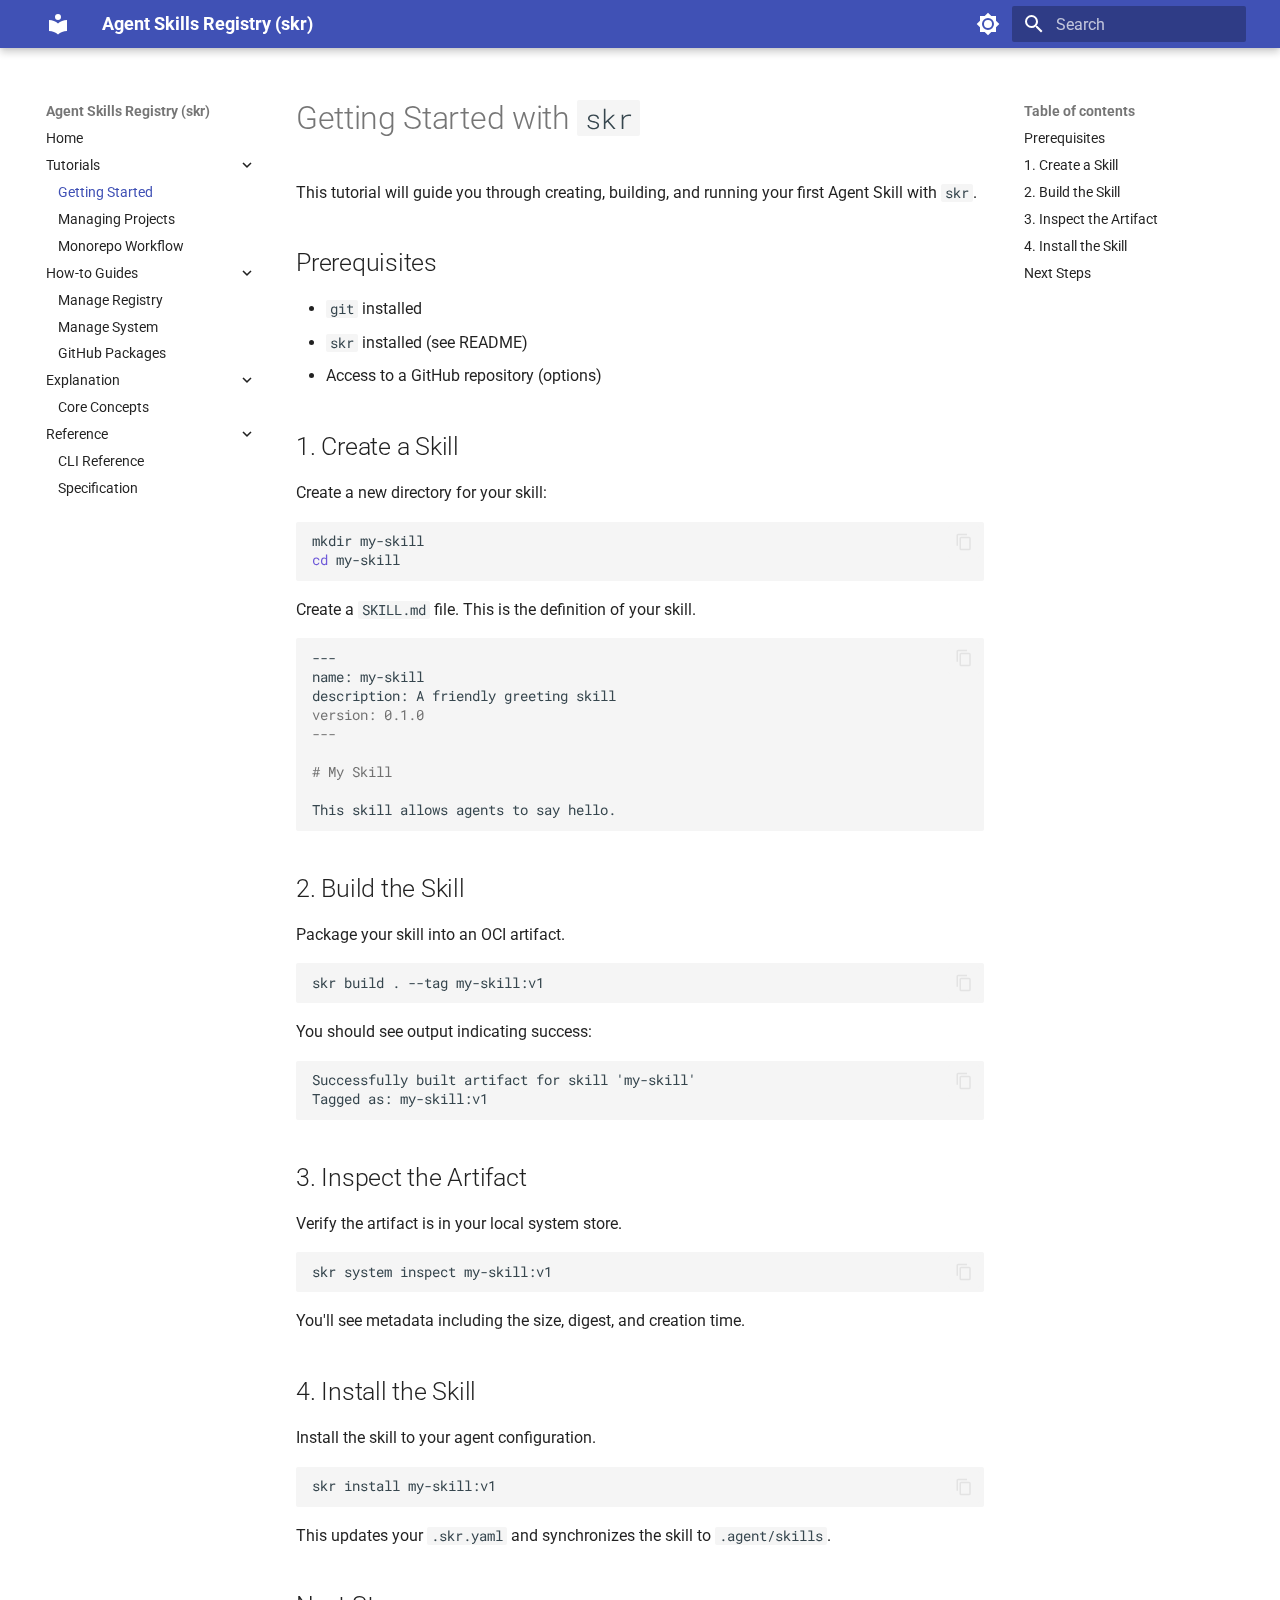
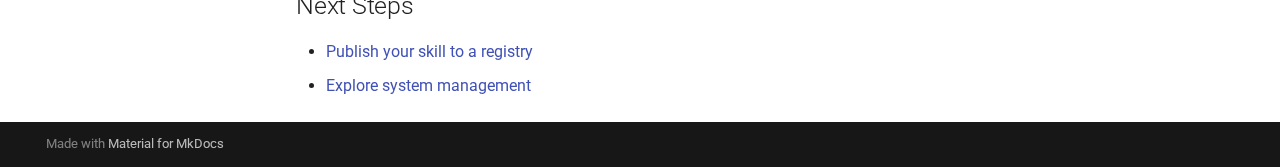
<file: tutorials/getting-started/index.html>
<!doctype html>
<html lang="en" class="no-js">
  <head>
    
      <meta charset="utf-8">
      <meta name="viewport" content="width=device-width,initial-scale=1">
      
        <meta name="description" content="CLI for managing and distributing Agent Skills">
      
      
      
        <link rel="canonical" href="https://andrewhowdencom.github.io/skr/tutorials/getting-started/">
      
      
        <link rel="prev" href="../..">
      
      
        <link rel="next" href="../managing-project/">
      
      
        
      
      
      <link rel="icon" href="../../assets/images/favicon.png">
      <meta name="generator" content="mkdocs-1.6.1, mkdocs-material-9.7.1">
    
    
      
        <title>Getting Started - Agent Skills Registry (skr)</title>
      
    
    
      <link rel="stylesheet" href="../../assets/stylesheets/main.484c7ddc.min.css">
      
        
        <link rel="stylesheet" href="../../assets/stylesheets/palette.ab4e12ef.min.css">
      
      


    
    
      
    
    
      
        
        
        <link rel="preconnect" href="https://fonts.gstatic.com" crossorigin>
        <link rel="stylesheet" href="https://fonts.googleapis.com/css?family=Roboto:300,300i,400,400i,700,700i%7CRoboto+Mono:400,400i,700,700i&display=fallback">
        <style>:root{--md-text-font:"Roboto";--md-code-font:"Roboto Mono"}</style>
      
    
    
    <script>__md_scope=new URL("../..",location),__md_hash=e=>[...e].reduce(((e,_)=>(e<<5)-e+_.charCodeAt(0)),0),__md_get=(e,_=localStorage,t=__md_scope)=>JSON.parse(_.getItem(t.pathname+"."+e)),__md_set=(e,_,t=localStorage,a=__md_scope)=>{try{t.setItem(a.pathname+"."+e,JSON.stringify(_))}catch(e){}}</script>
    
      

    
    
  </head>
  
  
    
    
      
    
    
    
    
    <body dir="ltr" data-md-color-scheme="default" data-md-color-primary="indigo" data-md-color-accent="purple">
  
    
    <input class="md-toggle" data-md-toggle="drawer" type="checkbox" id="__drawer" autocomplete="off">
    <input class="md-toggle" data-md-toggle="search" type="checkbox" id="__search" autocomplete="off">
    <label class="md-overlay" for="__drawer"></label>
    <div data-md-component="skip">
      
        
        <a href="#getting-started-with-skr" class="md-skip">
          Skip to content
        </a>
      
    </div>
    <div data-md-component="announce">
      
    </div>
    
    
      

  

<header class="md-header md-header--shadow" data-md-component="header">
  <nav class="md-header__inner md-grid" aria-label="Header">
    <a href="../.." title="Agent Skills Registry (skr)" class="md-header__button md-logo" aria-label="Agent Skills Registry (skr)" data-md-component="logo">
      
  
  <svg xmlns="http://www.w3.org/2000/svg" viewBox="0 0 24 24"><path d="M12 8a3 3 0 0 0 3-3 3 3 0 0 0-3-3 3 3 0 0 0-3 3 3 3 0 0 0 3 3m0 3.54C9.64 9.35 6.5 8 3 8v11c3.5 0 6.64 1.35 9 3.54 2.36-2.19 5.5-3.54 9-3.54V8c-3.5 0-6.64 1.35-9 3.54"/></svg>

    </a>
    <label class="md-header__button md-icon" for="__drawer">
      
      <svg xmlns="http://www.w3.org/2000/svg" viewBox="0 0 24 24"><path d="M3 6h18v2H3zm0 5h18v2H3zm0 5h18v2H3z"/></svg>
    </label>
    <div class="md-header__title" data-md-component="header-title">
      <div class="md-header__ellipsis">
        <div class="md-header__topic">
          <span class="md-ellipsis">
            Agent Skills Registry (skr)
          </span>
        </div>
        <div class="md-header__topic" data-md-component="header-topic">
          <span class="md-ellipsis">
            
              Getting Started
            
          </span>
        </div>
      </div>
    </div>
    
      
        <form class="md-header__option" data-md-component="palette">
  
    
    
    
    <input class="md-option" data-md-color-media="(prefers-color-scheme: light)" data-md-color-scheme="default" data-md-color-primary="indigo" data-md-color-accent="purple"  aria-label="Switch to dark mode"  type="radio" name="__palette" id="__palette_0">
    
      <label class="md-header__button md-icon" title="Switch to dark mode" for="__palette_1" hidden>
        <svg xmlns="http://www.w3.org/2000/svg" viewBox="0 0 24 24"><path d="M12 8a4 4 0 0 0-4 4 4 4 0 0 0 4 4 4 4 0 0 0 4-4 4 4 0 0 0-4-4m0 10a6 6 0 0 1-6-6 6 6 0 0 1 6-6 6 6 0 0 1 6 6 6 6 0 0 1-6 6m8-9.31V4h-4.69L12 .69 8.69 4H4v4.69L.69 12 4 15.31V20h4.69L12 23.31 15.31 20H20v-4.69L23.31 12z"/></svg>
      </label>
    
  
    
    
    
    <input class="md-option" data-md-color-media="(prefers-color-scheme: dark)" data-md-color-scheme="slate" data-md-color-primary="teal" data-md-color-accent="lime"  aria-label="Switch to light mode"  type="radio" name="__palette" id="__palette_1">
    
      <label class="md-header__button md-icon" title="Switch to light mode" for="__palette_0" hidden>
        <svg xmlns="http://www.w3.org/2000/svg" viewBox="0 0 24 24"><path d="M12 18c-.89 0-1.74-.2-2.5-.55C11.56 16.5 13 14.42 13 12s-1.44-4.5-3.5-5.45C10.26 6.2 11.11 6 12 6a6 6 0 0 1 6 6 6 6 0 0 1-6 6m8-9.31V4h-4.69L12 .69 8.69 4H4v4.69L.69 12 4 15.31V20h4.69L12 23.31 15.31 20H20v-4.69L23.31 12z"/></svg>
      </label>
    
  
</form>
      
    
    
      <script>var palette=__md_get("__palette");if(palette&&palette.color){if("(prefers-color-scheme)"===palette.color.media){var media=matchMedia("(prefers-color-scheme: light)"),input=document.querySelector(media.matches?"[data-md-color-media='(prefers-color-scheme: light)']":"[data-md-color-media='(prefers-color-scheme: dark)']");palette.color.media=input.getAttribute("data-md-color-media"),palette.color.scheme=input.getAttribute("data-md-color-scheme"),palette.color.primary=input.getAttribute("data-md-color-primary"),palette.color.accent=input.getAttribute("data-md-color-accent")}for(var[key,value]of Object.entries(palette.color))document.body.setAttribute("data-md-color-"+key,value)}</script>
    
    
    
      
      
        <label class="md-header__button md-icon" for="__search">
          
          <svg xmlns="http://www.w3.org/2000/svg" viewBox="0 0 24 24"><path d="M9.5 3A6.5 6.5 0 0 1 16 9.5c0 1.61-.59 3.09-1.56 4.23l.27.27h.79l5 5-1.5 1.5-5-5v-.79l-.27-.27A6.52 6.52 0 0 1 9.5 16 6.5 6.5 0 0 1 3 9.5 6.5 6.5 0 0 1 9.5 3m0 2C7 5 5 7 5 9.5S7 14 9.5 14 14 12 14 9.5 12 5 9.5 5"/></svg>
        </label>
        <div class="md-search" data-md-component="search" role="dialog">
  <label class="md-search__overlay" for="__search"></label>
  <div class="md-search__inner" role="search">
    <form class="md-search__form" name="search">
      <input type="text" class="md-search__input" name="query" aria-label="Search" placeholder="Search" autocapitalize="off" autocorrect="off" autocomplete="off" spellcheck="false" data-md-component="search-query" required>
      <label class="md-search__icon md-icon" for="__search">
        
        <svg xmlns="http://www.w3.org/2000/svg" viewBox="0 0 24 24"><path d="M9.5 3A6.5 6.5 0 0 1 16 9.5c0 1.61-.59 3.09-1.56 4.23l.27.27h.79l5 5-1.5 1.5-5-5v-.79l-.27-.27A6.52 6.52 0 0 1 9.5 16 6.5 6.5 0 0 1 3 9.5 6.5 6.5 0 0 1 9.5 3m0 2C7 5 5 7 5 9.5S7 14 9.5 14 14 12 14 9.5 12 5 9.5 5"/></svg>
        
        <svg xmlns="http://www.w3.org/2000/svg" viewBox="0 0 24 24"><path d="M20 11v2H8l5.5 5.5-1.42 1.42L4.16 12l7.92-7.92L13.5 5.5 8 11z"/></svg>
      </label>
      <nav class="md-search__options" aria-label="Search">
        
        <button type="reset" class="md-search__icon md-icon" title="Clear" aria-label="Clear" tabindex="-1">
          
          <svg xmlns="http://www.w3.org/2000/svg" viewBox="0 0 24 24"><path d="M19 6.41 17.59 5 12 10.59 6.41 5 5 6.41 10.59 12 5 17.59 6.41 19 12 13.41 17.59 19 19 17.59 13.41 12z"/></svg>
        </button>
      </nav>
      
        <div class="md-search__suggest" data-md-component="search-suggest"></div>
      
    </form>
    <div class="md-search__output">
      <div class="md-search__scrollwrap" tabindex="0" data-md-scrollfix>
        <div class="md-search-result" data-md-component="search-result">
          <div class="md-search-result__meta">
            Initializing search
          </div>
          <ol class="md-search-result__list" role="presentation"></ol>
        </div>
      </div>
    </div>
  </div>
</div>
      
    
    
  </nav>
  
</header>
    
    <div class="md-container" data-md-component="container">
      
      
        
          
        
      
      <main class="md-main" data-md-component="main">
        <div class="md-main__inner md-grid">
          
            
              
              <div class="md-sidebar md-sidebar--primary" data-md-component="sidebar" data-md-type="navigation" >
                <div class="md-sidebar__scrollwrap">
                  <div class="md-sidebar__inner">
                    



<nav class="md-nav md-nav--primary" aria-label="Navigation" data-md-level="0">
  <label class="md-nav__title" for="__drawer">
    <a href="../.." title="Agent Skills Registry (skr)" class="md-nav__button md-logo" aria-label="Agent Skills Registry (skr)" data-md-component="logo">
      
  
  <svg xmlns="http://www.w3.org/2000/svg" viewBox="0 0 24 24"><path d="M12 8a3 3 0 0 0 3-3 3 3 0 0 0-3-3 3 3 0 0 0-3 3 3 3 0 0 0 3 3m0 3.54C9.64 9.35 6.5 8 3 8v11c3.5 0 6.64 1.35 9 3.54 2.36-2.19 5.5-3.54 9-3.54V8c-3.5 0-6.64 1.35-9 3.54"/></svg>

    </a>
    Agent Skills Registry (skr)
  </label>
  
  <ul class="md-nav__list" data-md-scrollfix>
    
      
      
  
  
  
  
    <li class="md-nav__item">
      <a href="../.." class="md-nav__link">
        
  
  
  <span class="md-ellipsis">
    
  
    Home
  

    
  </span>
  
  

      </a>
    </li>
  

    
      
      
  
  
    
  
  
  
    
    
      
        
      
        
      
        
      
    
    
    
    
    <li class="md-nav__item md-nav__item--active md-nav__item--nested">
      
        
        
        <input class="md-nav__toggle md-toggle " type="checkbox" id="__nav_2" checked>
        
          
          <label class="md-nav__link" for="__nav_2" id="__nav_2_label" tabindex="0">
            
  
  
  <span class="md-ellipsis">
    
  
    Tutorials
  

    
  </span>
  
  

            <span class="md-nav__icon md-icon"></span>
          </label>
        
        <nav class="md-nav" data-md-level="1" aria-labelledby="__nav_2_label" aria-expanded="true">
          <label class="md-nav__title" for="__nav_2">
            <span class="md-nav__icon md-icon"></span>
            
  
    Tutorials
  

          </label>
          <ul class="md-nav__list" data-md-scrollfix>
            
              
                
  
  
    
  
  
  
    <li class="md-nav__item md-nav__item--active">
      
      <input class="md-nav__toggle md-toggle" type="checkbox" id="__toc">
      
      
        
      
      
        <label class="md-nav__link md-nav__link--active" for="__toc">
          
  
  
  <span class="md-ellipsis">
    
  
    Getting Started
  

    
  </span>
  
  

          <span class="md-nav__icon md-icon"></span>
        </label>
      
      <a href="./" class="md-nav__link md-nav__link--active">
        
  
  
  <span class="md-ellipsis">
    
  
    Getting Started
  

    
  </span>
  
  

      </a>
      
        

<nav class="md-nav md-nav--secondary" aria-label="Table of contents">
  
  
  
    
  
  
    <label class="md-nav__title" for="__toc">
      <span class="md-nav__icon md-icon"></span>
      Table of contents
    </label>
    <ul class="md-nav__list" data-md-component="toc" data-md-scrollfix>
      
        <li class="md-nav__item">
  <a href="#prerequisites" class="md-nav__link">
    <span class="md-ellipsis">
      
        Prerequisites
      
    </span>
  </a>
  
</li>
      
        <li class="md-nav__item">
  <a href="#1-create-a-skill" class="md-nav__link">
    <span class="md-ellipsis">
      
        1. Create a Skill
      
    </span>
  </a>
  
</li>
      
        <li class="md-nav__item">
  <a href="#2-build-the-skill" class="md-nav__link">
    <span class="md-ellipsis">
      
        2. Build the Skill
      
    </span>
  </a>
  
</li>
      
        <li class="md-nav__item">
  <a href="#3-inspect-the-artifact" class="md-nav__link">
    <span class="md-ellipsis">
      
        3. Inspect the Artifact
      
    </span>
  </a>
  
</li>
      
        <li class="md-nav__item">
  <a href="#4-install-the-skill" class="md-nav__link">
    <span class="md-ellipsis">
      
        4. Install the Skill
      
    </span>
  </a>
  
</li>
      
        <li class="md-nav__item">
  <a href="#next-steps" class="md-nav__link">
    <span class="md-ellipsis">
      
        Next Steps
      
    </span>
  </a>
  
</li>
      
    </ul>
  
</nav>
      
    </li>
  

              
            
              
                
  
  
  
  
    <li class="md-nav__item">
      <a href="../managing-project/" class="md-nav__link">
        
  
  
  <span class="md-ellipsis">
    
  
    Managing Projects
  

    
  </span>
  
  

      </a>
    </li>
  

              
            
              
                
  
  
  
  
    <li class="md-nav__item">
      <a href="../monorepo-workflow/" class="md-nav__link">
        
  
  
  <span class="md-ellipsis">
    
  
    Monorepo Workflow
  

    
  </span>
  
  

      </a>
    </li>
  

              
            
          </ul>
        </nav>
      
    </li>
  

    
      
      
  
  
  
  
    
    
      
        
      
        
      
        
      
    
    
    
    
    <li class="md-nav__item md-nav__item--nested">
      
        
        
          
        
        <input class="md-nav__toggle md-toggle md-toggle--indeterminate" type="checkbox" id="__nav_3" >
        
          
          <label class="md-nav__link" for="__nav_3" id="__nav_3_label" tabindex="0">
            
  
  
  <span class="md-ellipsis">
    
  
    How-to Guides
  

    
  </span>
  
  

            <span class="md-nav__icon md-icon"></span>
          </label>
        
        <nav class="md-nav" data-md-level="1" aria-labelledby="__nav_3_label" aria-expanded="false">
          <label class="md-nav__title" for="__nav_3">
            <span class="md-nav__icon md-icon"></span>
            
  
    How-to Guides
  

          </label>
          <ul class="md-nav__list" data-md-scrollfix>
            
              
                
  
  
  
  
    <li class="md-nav__item">
      <a href="../../how-to/manage-registry/" class="md-nav__link">
        
  
  
  <span class="md-ellipsis">
    
  
    Manage Registry
  

    
  </span>
  
  

      </a>
    </li>
  

              
            
              
                
  
  
  
  
    <li class="md-nav__item">
      <a href="../../how-to/manage-system/" class="md-nav__link">
        
  
  
  <span class="md-ellipsis">
    
  
    Manage System
  

    
  </span>
  
  

      </a>
    </li>
  

              
            
              
                
  
  
  
  
    <li class="md-nav__item">
      <a href="../../how-to/use-github-packages/" class="md-nav__link">
        
  
  
  <span class="md-ellipsis">
    
  
    GitHub Packages
  

    
  </span>
  
  

      </a>
    </li>
  

              
            
          </ul>
        </nav>
      
    </li>
  

    
      
      
  
  
  
  
    
    
      
        
      
    
    
    
    
    <li class="md-nav__item md-nav__item--nested">
      
        
        
          
        
        <input class="md-nav__toggle md-toggle md-toggle--indeterminate" type="checkbox" id="__nav_4" >
        
          
          <label class="md-nav__link" for="__nav_4" id="__nav_4_label" tabindex="0">
            
  
  
  <span class="md-ellipsis">
    
  
    Explanation
  

    
  </span>
  
  

            <span class="md-nav__icon md-icon"></span>
          </label>
        
        <nav class="md-nav" data-md-level="1" aria-labelledby="__nav_4_label" aria-expanded="false">
          <label class="md-nav__title" for="__nav_4">
            <span class="md-nav__icon md-icon"></span>
            
  
    Explanation
  

          </label>
          <ul class="md-nav__list" data-md-scrollfix>
            
              
                
  
  
  
  
    <li class="md-nav__item">
      <a href="../../explanation/concepts/" class="md-nav__link">
        
  
  
  <span class="md-ellipsis">
    
  
    Core Concepts
  

    
  </span>
  
  

      </a>
    </li>
  

              
            
          </ul>
        </nav>
      
    </li>
  

    
      
      
  
  
  
  
    
    
      
        
      
        
      
    
    
    
    
    <li class="md-nav__item md-nav__item--nested">
      
        
        
          
        
        <input class="md-nav__toggle md-toggle md-toggle--indeterminate" type="checkbox" id="__nav_5" >
        
          
          <label class="md-nav__link" for="__nav_5" id="__nav_5_label" tabindex="0">
            
  
  
  <span class="md-ellipsis">
    
  
    Reference
  

    
  </span>
  
  

            <span class="md-nav__icon md-icon"></span>
          </label>
        
        <nav class="md-nav" data-md-level="1" aria-labelledby="__nav_5_label" aria-expanded="false">
          <label class="md-nav__title" for="__nav_5">
            <span class="md-nav__icon md-icon"></span>
            
  
    Reference
  

          </label>
          <ul class="md-nav__list" data-md-scrollfix>
            
              
                
  
  
  
  
    <li class="md-nav__item">
      <a href="../../reference/cli/" class="md-nav__link">
        
  
  
  <span class="md-ellipsis">
    
  
    CLI Reference
  

    
  </span>
  
  

      </a>
    </li>
  

              
            
              
                
  
  
  
  
    <li class="md-nav__item">
      <a href="../../reference/specification/" class="md-nav__link">
        
  
  
  <span class="md-ellipsis">
    
  
    Specification
  

    
  </span>
  
  

      </a>
    </li>
  

              
            
          </ul>
        </nav>
      
    </li>
  

    
  </ul>
</nav>
                  </div>
                </div>
              </div>
            
            
              
              <div class="md-sidebar md-sidebar--secondary" data-md-component="sidebar" data-md-type="toc" >
                <div class="md-sidebar__scrollwrap">
                  <div class="md-sidebar__inner">
                    

<nav class="md-nav md-nav--secondary" aria-label="Table of contents">
  
  
  
    
  
  
    <label class="md-nav__title" for="__toc">
      <span class="md-nav__icon md-icon"></span>
      Table of contents
    </label>
    <ul class="md-nav__list" data-md-component="toc" data-md-scrollfix>
      
        <li class="md-nav__item">
  <a href="#prerequisites" class="md-nav__link">
    <span class="md-ellipsis">
      
        Prerequisites
      
    </span>
  </a>
  
</li>
      
        <li class="md-nav__item">
  <a href="#1-create-a-skill" class="md-nav__link">
    <span class="md-ellipsis">
      
        1. Create a Skill
      
    </span>
  </a>
  
</li>
      
        <li class="md-nav__item">
  <a href="#2-build-the-skill" class="md-nav__link">
    <span class="md-ellipsis">
      
        2. Build the Skill
      
    </span>
  </a>
  
</li>
      
        <li class="md-nav__item">
  <a href="#3-inspect-the-artifact" class="md-nav__link">
    <span class="md-ellipsis">
      
        3. Inspect the Artifact
      
    </span>
  </a>
  
</li>
      
        <li class="md-nav__item">
  <a href="#4-install-the-skill" class="md-nav__link">
    <span class="md-ellipsis">
      
        4. Install the Skill
      
    </span>
  </a>
  
</li>
      
        <li class="md-nav__item">
  <a href="#next-steps" class="md-nav__link">
    <span class="md-ellipsis">
      
        Next Steps
      
    </span>
  </a>
  
</li>
      
    </ul>
  
</nav>
                  </div>
                </div>
              </div>
            
          
          
            <div class="md-content" data-md-component="content">
              
              <article class="md-content__inner md-typeset">
                
                  



<h1 id="getting-started-with-skr">Getting Started with <code>skr</code></h1>
<p>This tutorial will guide you through creating, building, and running your first Agent Skill with <code>skr</code>.</p>
<h2 id="prerequisites">Prerequisites</h2>
<ul>
<li><code>git</code> installed</li>
<li><code>skr</code> installed (see README)</li>
<li>Access to a GitHub repository (options)</li>
</ul>
<h2 id="1-create-a-skill">1. Create a Skill</h2>
<p>Create a new directory for your skill:</p>
<div class="highlight"><pre><span></span><code><a id="__codelineno-0-1" name="__codelineno-0-1" href="#__codelineno-0-1"></a>mkdir<span class="w"> </span>my-skill
<a id="__codelineno-0-2" name="__codelineno-0-2" href="#__codelineno-0-2"></a><span class="nb">cd</span><span class="w"> </span>my-skill
</code></pre></div>
<p>Create a <code>SKILL.md</code> file. This is the definition of your skill.</p>
<div class="highlight"><pre><span></span><code><a id="__codelineno-1-1" name="__codelineno-1-1" href="#__codelineno-1-1"></a>---
<a id="__codelineno-1-2" name="__codelineno-1-2" href="#__codelineno-1-2"></a>name: my-skill
<a id="__codelineno-1-3" name="__codelineno-1-3" href="#__codelineno-1-3"></a>description: A friendly greeting skill
<a id="__codelineno-1-4" name="__codelineno-1-4" href="#__codelineno-1-4"></a><span class="gu">version: 0.1.0</span>
<a id="__codelineno-1-5" name="__codelineno-1-5" href="#__codelineno-1-5"></a><span class="gu">---</span>
<a id="__codelineno-1-6" name="__codelineno-1-6" href="#__codelineno-1-6"></a>
<a id="__codelineno-1-7" name="__codelineno-1-7" href="#__codelineno-1-7"></a><span class="gh"># My Skill</span>
<a id="__codelineno-1-8" name="__codelineno-1-8" href="#__codelineno-1-8"></a>
<a id="__codelineno-1-9" name="__codelineno-1-9" href="#__codelineno-1-9"></a>This skill allows agents to say hello.
</code></pre></div>
<h2 id="2-build-the-skill">2. Build the Skill</h2>
<p>Package your skill into an OCI artifact.</p>
<div class="highlight"><pre><span></span><code><a id="__codelineno-2-1" name="__codelineno-2-1" href="#__codelineno-2-1"></a>skr<span class="w"> </span>build<span class="w"> </span>.<span class="w"> </span>--tag<span class="w"> </span>my-skill:v1
</code></pre></div>
<p>You should see output indicating success:
<div class="highlight"><pre><span></span><code><a id="__codelineno-3-1" name="__codelineno-3-1" href="#__codelineno-3-1"></a>Successfully built artifact for skill &#39;my-skill&#39;
<a id="__codelineno-3-2" name="__codelineno-3-2" href="#__codelineno-3-2"></a>Tagged as: my-skill:v1
</code></pre></div></p>
<h2 id="3-inspect-the-artifact">3. Inspect the Artifact</h2>
<p>Verify the artifact is in your local system store.</p>
<div class="highlight"><pre><span></span><code><a id="__codelineno-4-1" name="__codelineno-4-1" href="#__codelineno-4-1"></a>skr<span class="w"> </span>system<span class="w"> </span>inspect<span class="w"> </span>my-skill:v1
</code></pre></div>
<p>You'll see metadata including the size, digest, and creation time.</p>
<h2 id="4-install-the-skill">4. Install the Skill</h2>
<p>Install the skill to your agent configuration.</p>
<div class="highlight"><pre><span></span><code><a id="__codelineno-5-1" name="__codelineno-5-1" href="#__codelineno-5-1"></a>skr<span class="w"> </span>install<span class="w"> </span>my-skill:v1
</code></pre></div>
<p>This updates your <code>.skr.yaml</code> and synchronizes the skill to <code>.agent/skills</code>.</p>
<h2 id="next-steps">Next Steps</h2>
<ul>
<li><a href="../../how-to/manage-registry/">Publish your skill to a registry</a></li>
<li><a href="../../how-to/manage-system/">Explore system management</a></li>
</ul>












                
              </article>
            </div>
          
          
<script>var target=document.getElementById(location.hash.slice(1));target&&target.name&&(target.checked=target.name.startsWith("__tabbed_"))</script>
        </div>
        
          <button type="button" class="md-top md-icon" data-md-component="top" hidden>
  
  <svg xmlns="http://www.w3.org/2000/svg" viewBox="0 0 24 24"><path d="M13 20h-2V8l-5.5 5.5-1.42-1.42L12 4.16l7.92 7.92-1.42 1.42L13 8z"/></svg>
  Back to top
</button>
        
      </main>
      
        <footer class="md-footer">
  
  <div class="md-footer-meta md-typeset">
    <div class="md-footer-meta__inner md-grid">
      <div class="md-copyright">
  
  
    Made with
    <a href="https://squidfunk.github.io/mkdocs-material/" target="_blank" rel="noopener">
      Material for MkDocs
    </a>
  
</div>
      
    </div>
  </div>
</footer>
      
    </div>
    <div class="md-dialog" data-md-component="dialog">
      <div class="md-dialog__inner md-typeset"></div>
    </div>
    
    
    
      
      
      <script id="__config" type="application/json">{"annotate": null, "base": "../..", "features": ["content.code.copy", "navigation.expand", "navigation.indexes", "navigation.top", "search.suggest", "search.highlight"], "search": "../../assets/javascripts/workers/search.2c215733.min.js", "tags": null, "translations": {"clipboard.copied": "Copied to clipboard", "clipboard.copy": "Copy to clipboard", "search.result.more.one": "1 more on this page", "search.result.more.other": "# more on this page", "search.result.none": "No matching documents", "search.result.one": "1 matching document", "search.result.other": "# matching documents", "search.result.placeholder": "Type to start searching", "search.result.term.missing": "Missing", "select.version": "Select version"}, "version": null}</script>
    
    
      <script src="../../assets/javascripts/bundle.79ae519e.min.js"></script>
      
    
  </body>
</html>
</file>
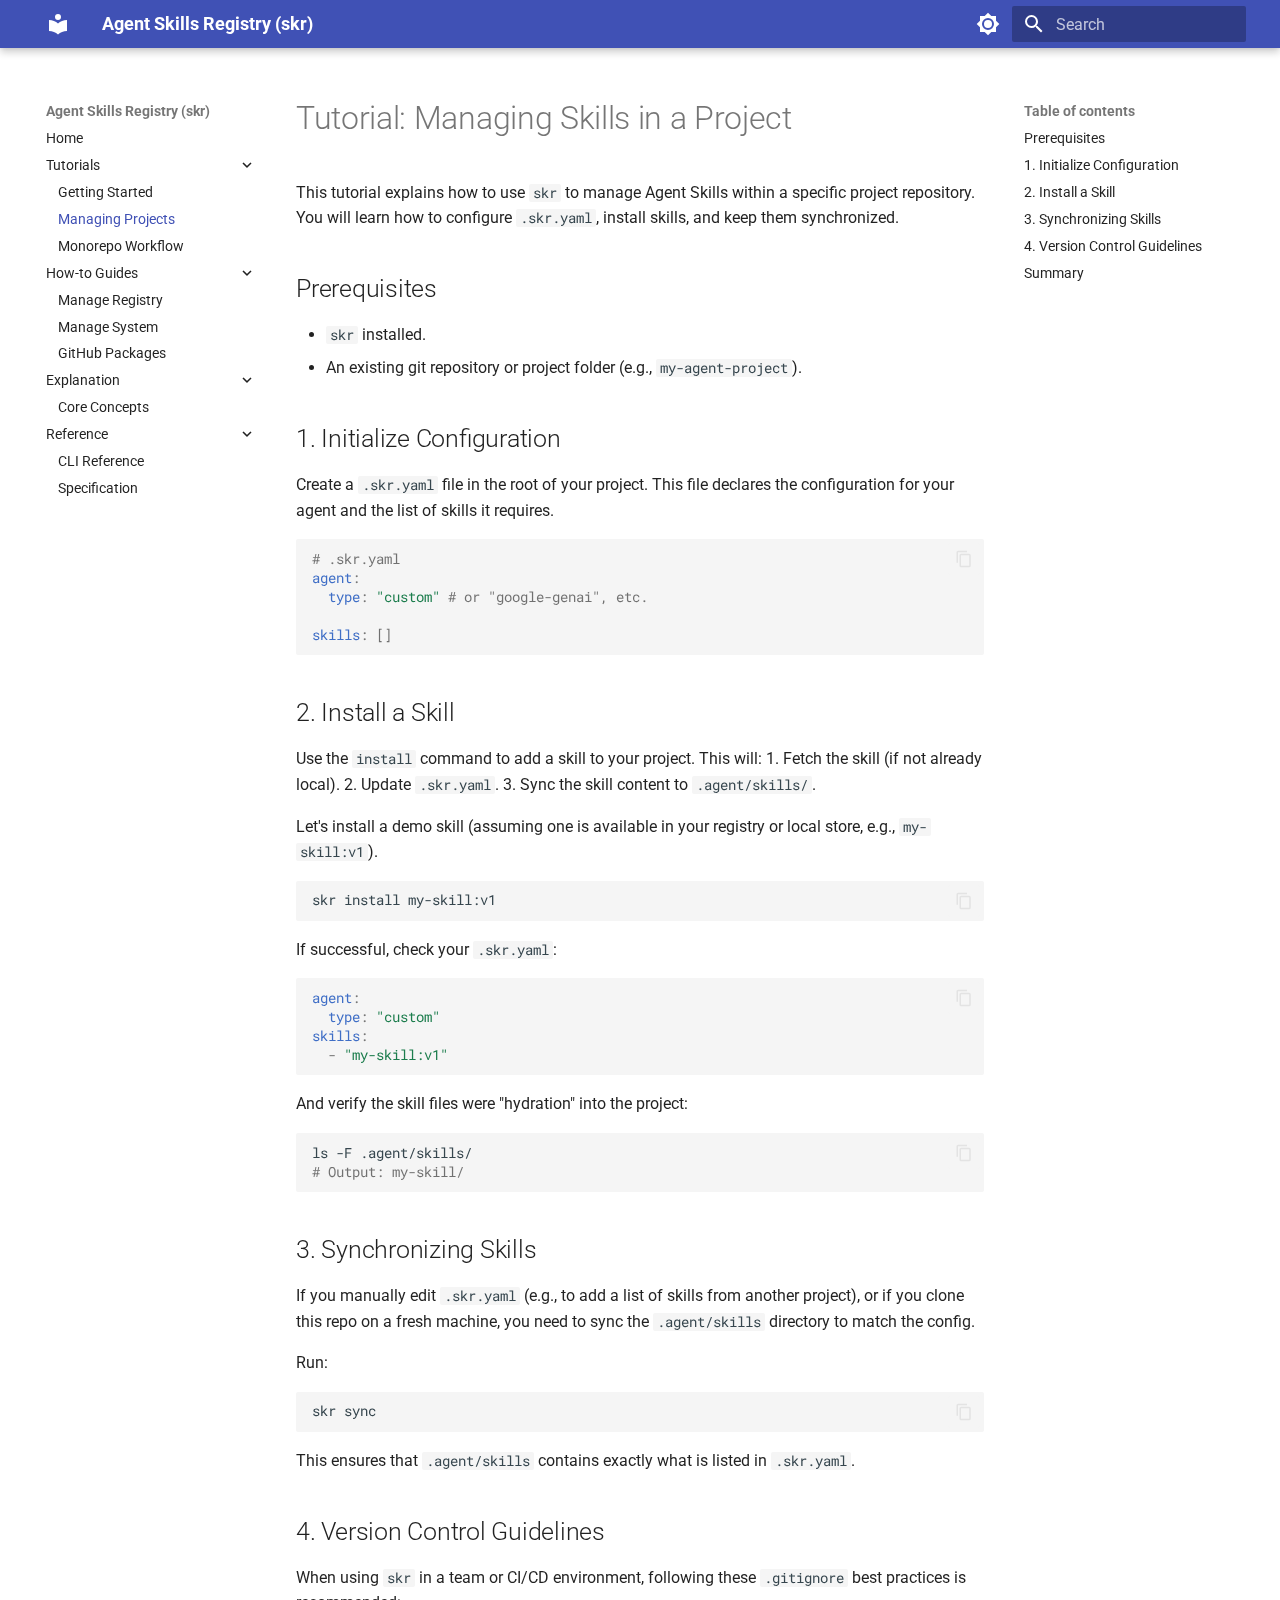
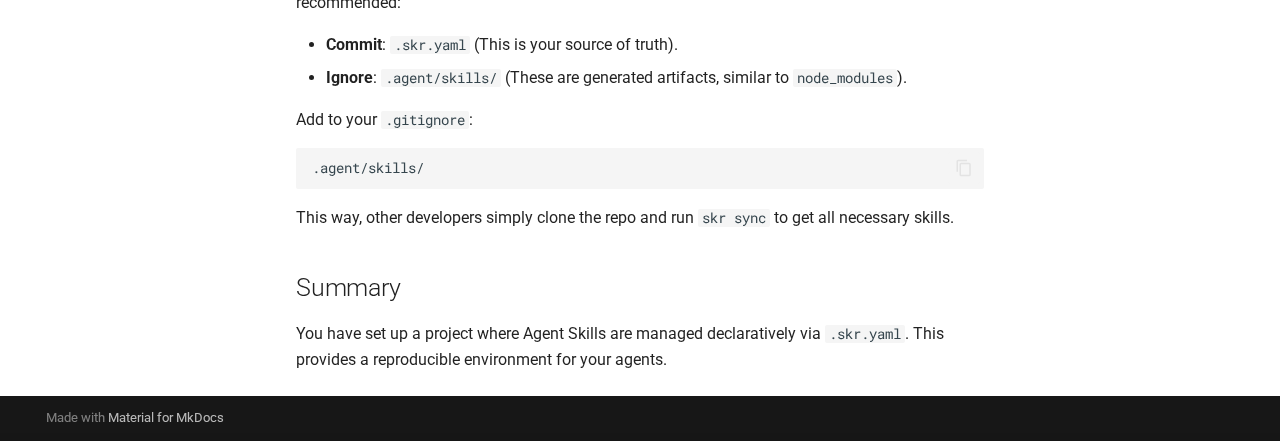
<file: tutorials/managing-project/index.html>
<!doctype html>
<html lang="en" class="no-js">
  <head>
    
      <meta charset="utf-8">
      <meta name="viewport" content="width=device-width,initial-scale=1">
      
        <meta name="description" content="CLI for managing and distributing Agent Skills">
      
      
      
        <link rel="canonical" href="https://andrewhowdencom.github.io/skr/tutorials/managing-project/">
      
      
        <link rel="prev" href="../getting-started/">
      
      
        <link rel="next" href="../monorepo-workflow/">
      
      
        
      
      
      <link rel="icon" href="../../assets/images/favicon.png">
      <meta name="generator" content="mkdocs-1.6.1, mkdocs-material-9.7.1">
    
    
      
        <title>Managing Projects - Agent Skills Registry (skr)</title>
      
    
    
      <link rel="stylesheet" href="../../assets/stylesheets/main.484c7ddc.min.css">
      
        
        <link rel="stylesheet" href="../../assets/stylesheets/palette.ab4e12ef.min.css">
      
      


    
    
      
    
    
      
        
        
        <link rel="preconnect" href="https://fonts.gstatic.com" crossorigin>
        <link rel="stylesheet" href="https://fonts.googleapis.com/css?family=Roboto:300,300i,400,400i,700,700i%7CRoboto+Mono:400,400i,700,700i&display=fallback">
        <style>:root{--md-text-font:"Roboto";--md-code-font:"Roboto Mono"}</style>
      
    
    
    <script>__md_scope=new URL("../..",location),__md_hash=e=>[...e].reduce(((e,_)=>(e<<5)-e+_.charCodeAt(0)),0),__md_get=(e,_=localStorage,t=__md_scope)=>JSON.parse(_.getItem(t.pathname+"."+e)),__md_set=(e,_,t=localStorage,a=__md_scope)=>{try{t.setItem(a.pathname+"."+e,JSON.stringify(_))}catch(e){}}</script>
    
      

    
    
  </head>
  
  
    
    
      
    
    
    
    
    <body dir="ltr" data-md-color-scheme="default" data-md-color-primary="indigo" data-md-color-accent="purple">
  
    
    <input class="md-toggle" data-md-toggle="drawer" type="checkbox" id="__drawer" autocomplete="off">
    <input class="md-toggle" data-md-toggle="search" type="checkbox" id="__search" autocomplete="off">
    <label class="md-overlay" for="__drawer"></label>
    <div data-md-component="skip">
      
        
        <a href="#tutorial-managing-skills-in-a-project" class="md-skip">
          Skip to content
        </a>
      
    </div>
    <div data-md-component="announce">
      
    </div>
    
    
      

  

<header class="md-header md-header--shadow" data-md-component="header">
  <nav class="md-header__inner md-grid" aria-label="Header">
    <a href="../.." title="Agent Skills Registry (skr)" class="md-header__button md-logo" aria-label="Agent Skills Registry (skr)" data-md-component="logo">
      
  
  <svg xmlns="http://www.w3.org/2000/svg" viewBox="0 0 24 24"><path d="M12 8a3 3 0 0 0 3-3 3 3 0 0 0-3-3 3 3 0 0 0-3 3 3 3 0 0 0 3 3m0 3.54C9.64 9.35 6.5 8 3 8v11c3.5 0 6.64 1.35 9 3.54 2.36-2.19 5.5-3.54 9-3.54V8c-3.5 0-6.64 1.35-9 3.54"/></svg>

    </a>
    <label class="md-header__button md-icon" for="__drawer">
      
      <svg xmlns="http://www.w3.org/2000/svg" viewBox="0 0 24 24"><path d="M3 6h18v2H3zm0 5h18v2H3zm0 5h18v2H3z"/></svg>
    </label>
    <div class="md-header__title" data-md-component="header-title">
      <div class="md-header__ellipsis">
        <div class="md-header__topic">
          <span class="md-ellipsis">
            Agent Skills Registry (skr)
          </span>
        </div>
        <div class="md-header__topic" data-md-component="header-topic">
          <span class="md-ellipsis">
            
              Managing Projects
            
          </span>
        </div>
      </div>
    </div>
    
      
        <form class="md-header__option" data-md-component="palette">
  
    
    
    
    <input class="md-option" data-md-color-media="(prefers-color-scheme: light)" data-md-color-scheme="default" data-md-color-primary="indigo" data-md-color-accent="purple"  aria-label="Switch to dark mode"  type="radio" name="__palette" id="__palette_0">
    
      <label class="md-header__button md-icon" title="Switch to dark mode" for="__palette_1" hidden>
        <svg xmlns="http://www.w3.org/2000/svg" viewBox="0 0 24 24"><path d="M12 8a4 4 0 0 0-4 4 4 4 0 0 0 4 4 4 4 0 0 0 4-4 4 4 0 0 0-4-4m0 10a6 6 0 0 1-6-6 6 6 0 0 1 6-6 6 6 0 0 1 6 6 6 6 0 0 1-6 6m8-9.31V4h-4.69L12 .69 8.69 4H4v4.69L.69 12 4 15.31V20h4.69L12 23.31 15.31 20H20v-4.69L23.31 12z"/></svg>
      </label>
    
  
    
    
    
    <input class="md-option" data-md-color-media="(prefers-color-scheme: dark)" data-md-color-scheme="slate" data-md-color-primary="teal" data-md-color-accent="lime"  aria-label="Switch to light mode"  type="radio" name="__palette" id="__palette_1">
    
      <label class="md-header__button md-icon" title="Switch to light mode" for="__palette_0" hidden>
        <svg xmlns="http://www.w3.org/2000/svg" viewBox="0 0 24 24"><path d="M12 18c-.89 0-1.74-.2-2.5-.55C11.56 16.5 13 14.42 13 12s-1.44-4.5-3.5-5.45C10.26 6.2 11.11 6 12 6a6 6 0 0 1 6 6 6 6 0 0 1-6 6m8-9.31V4h-4.69L12 .69 8.69 4H4v4.69L.69 12 4 15.31V20h4.69L12 23.31 15.31 20H20v-4.69L23.31 12z"/></svg>
      </label>
    
  
</form>
      
    
    
      <script>var palette=__md_get("__palette");if(palette&&palette.color){if("(prefers-color-scheme)"===palette.color.media){var media=matchMedia("(prefers-color-scheme: light)"),input=document.querySelector(media.matches?"[data-md-color-media='(prefers-color-scheme: light)']":"[data-md-color-media='(prefers-color-scheme: dark)']");palette.color.media=input.getAttribute("data-md-color-media"),palette.color.scheme=input.getAttribute("data-md-color-scheme"),palette.color.primary=input.getAttribute("data-md-color-primary"),palette.color.accent=input.getAttribute("data-md-color-accent")}for(var[key,value]of Object.entries(palette.color))document.body.setAttribute("data-md-color-"+key,value)}</script>
    
    
    
      
      
        <label class="md-header__button md-icon" for="__search">
          
          <svg xmlns="http://www.w3.org/2000/svg" viewBox="0 0 24 24"><path d="M9.5 3A6.5 6.5 0 0 1 16 9.5c0 1.61-.59 3.09-1.56 4.23l.27.27h.79l5 5-1.5 1.5-5-5v-.79l-.27-.27A6.52 6.52 0 0 1 9.5 16 6.5 6.5 0 0 1 3 9.5 6.5 6.5 0 0 1 9.5 3m0 2C7 5 5 7 5 9.5S7 14 9.5 14 14 12 14 9.5 12 5 9.5 5"/></svg>
        </label>
        <div class="md-search" data-md-component="search" role="dialog">
  <label class="md-search__overlay" for="__search"></label>
  <div class="md-search__inner" role="search">
    <form class="md-search__form" name="search">
      <input type="text" class="md-search__input" name="query" aria-label="Search" placeholder="Search" autocapitalize="off" autocorrect="off" autocomplete="off" spellcheck="false" data-md-component="search-query" required>
      <label class="md-search__icon md-icon" for="__search">
        
        <svg xmlns="http://www.w3.org/2000/svg" viewBox="0 0 24 24"><path d="M9.5 3A6.5 6.5 0 0 1 16 9.5c0 1.61-.59 3.09-1.56 4.23l.27.27h.79l5 5-1.5 1.5-5-5v-.79l-.27-.27A6.52 6.52 0 0 1 9.5 16 6.5 6.5 0 0 1 3 9.5 6.5 6.5 0 0 1 9.5 3m0 2C7 5 5 7 5 9.5S7 14 9.5 14 14 12 14 9.5 12 5 9.5 5"/></svg>
        
        <svg xmlns="http://www.w3.org/2000/svg" viewBox="0 0 24 24"><path d="M20 11v2H8l5.5 5.5-1.42 1.42L4.16 12l7.92-7.92L13.5 5.5 8 11z"/></svg>
      </label>
      <nav class="md-search__options" aria-label="Search">
        
        <button type="reset" class="md-search__icon md-icon" title="Clear" aria-label="Clear" tabindex="-1">
          
          <svg xmlns="http://www.w3.org/2000/svg" viewBox="0 0 24 24"><path d="M19 6.41 17.59 5 12 10.59 6.41 5 5 6.41 10.59 12 5 17.59 6.41 19 12 13.41 17.59 19 19 17.59 13.41 12z"/></svg>
        </button>
      </nav>
      
        <div class="md-search__suggest" data-md-component="search-suggest"></div>
      
    </form>
    <div class="md-search__output">
      <div class="md-search__scrollwrap" tabindex="0" data-md-scrollfix>
        <div class="md-search-result" data-md-component="search-result">
          <div class="md-search-result__meta">
            Initializing search
          </div>
          <ol class="md-search-result__list" role="presentation"></ol>
        </div>
      </div>
    </div>
  </div>
</div>
      
    
    
  </nav>
  
</header>
    
    <div class="md-container" data-md-component="container">
      
      
        
          
        
      
      <main class="md-main" data-md-component="main">
        <div class="md-main__inner md-grid">
          
            
              
              <div class="md-sidebar md-sidebar--primary" data-md-component="sidebar" data-md-type="navigation" >
                <div class="md-sidebar__scrollwrap">
                  <div class="md-sidebar__inner">
                    



<nav class="md-nav md-nav--primary" aria-label="Navigation" data-md-level="0">
  <label class="md-nav__title" for="__drawer">
    <a href="../.." title="Agent Skills Registry (skr)" class="md-nav__button md-logo" aria-label="Agent Skills Registry (skr)" data-md-component="logo">
      
  
  <svg xmlns="http://www.w3.org/2000/svg" viewBox="0 0 24 24"><path d="M12 8a3 3 0 0 0 3-3 3 3 0 0 0-3-3 3 3 0 0 0-3 3 3 3 0 0 0 3 3m0 3.54C9.64 9.35 6.5 8 3 8v11c3.5 0 6.64 1.35 9 3.54 2.36-2.19 5.5-3.54 9-3.54V8c-3.5 0-6.64 1.35-9 3.54"/></svg>

    </a>
    Agent Skills Registry (skr)
  </label>
  
  <ul class="md-nav__list" data-md-scrollfix>
    
      
      
  
  
  
  
    <li class="md-nav__item">
      <a href="../.." class="md-nav__link">
        
  
  
  <span class="md-ellipsis">
    
  
    Home
  

    
  </span>
  
  

      </a>
    </li>
  

    
      
      
  
  
    
  
  
  
    
    
      
        
      
        
      
        
      
    
    
    
    
    <li class="md-nav__item md-nav__item--active md-nav__item--nested">
      
        
        
        <input class="md-nav__toggle md-toggle " type="checkbox" id="__nav_2" checked>
        
          
          <label class="md-nav__link" for="__nav_2" id="__nav_2_label" tabindex="0">
            
  
  
  <span class="md-ellipsis">
    
  
    Tutorials
  

    
  </span>
  
  

            <span class="md-nav__icon md-icon"></span>
          </label>
        
        <nav class="md-nav" data-md-level="1" aria-labelledby="__nav_2_label" aria-expanded="true">
          <label class="md-nav__title" for="__nav_2">
            <span class="md-nav__icon md-icon"></span>
            
  
    Tutorials
  

          </label>
          <ul class="md-nav__list" data-md-scrollfix>
            
              
                
  
  
  
  
    <li class="md-nav__item">
      <a href="../getting-started/" class="md-nav__link">
        
  
  
  <span class="md-ellipsis">
    
  
    Getting Started
  

    
  </span>
  
  

      </a>
    </li>
  

              
            
              
                
  
  
    
  
  
  
    <li class="md-nav__item md-nav__item--active">
      
      <input class="md-nav__toggle md-toggle" type="checkbox" id="__toc">
      
      
        
      
      
        <label class="md-nav__link md-nav__link--active" for="__toc">
          
  
  
  <span class="md-ellipsis">
    
  
    Managing Projects
  

    
  </span>
  
  

          <span class="md-nav__icon md-icon"></span>
        </label>
      
      <a href="./" class="md-nav__link md-nav__link--active">
        
  
  
  <span class="md-ellipsis">
    
  
    Managing Projects
  

    
  </span>
  
  

      </a>
      
        

<nav class="md-nav md-nav--secondary" aria-label="Table of contents">
  
  
  
    
  
  
    <label class="md-nav__title" for="__toc">
      <span class="md-nav__icon md-icon"></span>
      Table of contents
    </label>
    <ul class="md-nav__list" data-md-component="toc" data-md-scrollfix>
      
        <li class="md-nav__item">
  <a href="#prerequisites" class="md-nav__link">
    <span class="md-ellipsis">
      
        Prerequisites
      
    </span>
  </a>
  
</li>
      
        <li class="md-nav__item">
  <a href="#1-initialize-configuration" class="md-nav__link">
    <span class="md-ellipsis">
      
        1. Initialize Configuration
      
    </span>
  </a>
  
</li>
      
        <li class="md-nav__item">
  <a href="#2-install-a-skill" class="md-nav__link">
    <span class="md-ellipsis">
      
        2. Install a Skill
      
    </span>
  </a>
  
</li>
      
        <li class="md-nav__item">
  <a href="#3-synchronizing-skills" class="md-nav__link">
    <span class="md-ellipsis">
      
        3. Synchronizing Skills
      
    </span>
  </a>
  
</li>
      
        <li class="md-nav__item">
  <a href="#4-version-control-guidelines" class="md-nav__link">
    <span class="md-ellipsis">
      
        4. Version Control Guidelines
      
    </span>
  </a>
  
</li>
      
        <li class="md-nav__item">
  <a href="#summary" class="md-nav__link">
    <span class="md-ellipsis">
      
        Summary
      
    </span>
  </a>
  
</li>
      
    </ul>
  
</nav>
      
    </li>
  

              
            
              
                
  
  
  
  
    <li class="md-nav__item">
      <a href="../monorepo-workflow/" class="md-nav__link">
        
  
  
  <span class="md-ellipsis">
    
  
    Monorepo Workflow
  

    
  </span>
  
  

      </a>
    </li>
  

              
            
          </ul>
        </nav>
      
    </li>
  

    
      
      
  
  
  
  
    
    
      
        
      
        
      
        
      
    
    
    
    
    <li class="md-nav__item md-nav__item--nested">
      
        
        
          
        
        <input class="md-nav__toggle md-toggle md-toggle--indeterminate" type="checkbox" id="__nav_3" >
        
          
          <label class="md-nav__link" for="__nav_3" id="__nav_3_label" tabindex="0">
            
  
  
  <span class="md-ellipsis">
    
  
    How-to Guides
  

    
  </span>
  
  

            <span class="md-nav__icon md-icon"></span>
          </label>
        
        <nav class="md-nav" data-md-level="1" aria-labelledby="__nav_3_label" aria-expanded="false">
          <label class="md-nav__title" for="__nav_3">
            <span class="md-nav__icon md-icon"></span>
            
  
    How-to Guides
  

          </label>
          <ul class="md-nav__list" data-md-scrollfix>
            
              
                
  
  
  
  
    <li class="md-nav__item">
      <a href="../../how-to/manage-registry/" class="md-nav__link">
        
  
  
  <span class="md-ellipsis">
    
  
    Manage Registry
  

    
  </span>
  
  

      </a>
    </li>
  

              
            
              
                
  
  
  
  
    <li class="md-nav__item">
      <a href="../../how-to/manage-system/" class="md-nav__link">
        
  
  
  <span class="md-ellipsis">
    
  
    Manage System
  

    
  </span>
  
  

      </a>
    </li>
  

              
            
              
                
  
  
  
  
    <li class="md-nav__item">
      <a href="../../how-to/use-github-packages/" class="md-nav__link">
        
  
  
  <span class="md-ellipsis">
    
  
    GitHub Packages
  

    
  </span>
  
  

      </a>
    </li>
  

              
            
          </ul>
        </nav>
      
    </li>
  

    
      
      
  
  
  
  
    
    
      
        
      
    
    
    
    
    <li class="md-nav__item md-nav__item--nested">
      
        
        
          
        
        <input class="md-nav__toggle md-toggle md-toggle--indeterminate" type="checkbox" id="__nav_4" >
        
          
          <label class="md-nav__link" for="__nav_4" id="__nav_4_label" tabindex="0">
            
  
  
  <span class="md-ellipsis">
    
  
    Explanation
  

    
  </span>
  
  

            <span class="md-nav__icon md-icon"></span>
          </label>
        
        <nav class="md-nav" data-md-level="1" aria-labelledby="__nav_4_label" aria-expanded="false">
          <label class="md-nav__title" for="__nav_4">
            <span class="md-nav__icon md-icon"></span>
            
  
    Explanation
  

          </label>
          <ul class="md-nav__list" data-md-scrollfix>
            
              
                
  
  
  
  
    <li class="md-nav__item">
      <a href="../../explanation/concepts/" class="md-nav__link">
        
  
  
  <span class="md-ellipsis">
    
  
    Core Concepts
  

    
  </span>
  
  

      </a>
    </li>
  

              
            
          </ul>
        </nav>
      
    </li>
  

    
      
      
  
  
  
  
    
    
      
        
      
        
      
    
    
    
    
    <li class="md-nav__item md-nav__item--nested">
      
        
        
          
        
        <input class="md-nav__toggle md-toggle md-toggle--indeterminate" type="checkbox" id="__nav_5" >
        
          
          <label class="md-nav__link" for="__nav_5" id="__nav_5_label" tabindex="0">
            
  
  
  <span class="md-ellipsis">
    
  
    Reference
  

    
  </span>
  
  

            <span class="md-nav__icon md-icon"></span>
          </label>
        
        <nav class="md-nav" data-md-level="1" aria-labelledby="__nav_5_label" aria-expanded="false">
          <label class="md-nav__title" for="__nav_5">
            <span class="md-nav__icon md-icon"></span>
            
  
    Reference
  

          </label>
          <ul class="md-nav__list" data-md-scrollfix>
            
              
                
  
  
  
  
    <li class="md-nav__item">
      <a href="../../reference/cli/" class="md-nav__link">
        
  
  
  <span class="md-ellipsis">
    
  
    CLI Reference
  

    
  </span>
  
  

      </a>
    </li>
  

              
            
              
                
  
  
  
  
    <li class="md-nav__item">
      <a href="../../reference/specification/" class="md-nav__link">
        
  
  
  <span class="md-ellipsis">
    
  
    Specification
  

    
  </span>
  
  

      </a>
    </li>
  

              
            
          </ul>
        </nav>
      
    </li>
  

    
  </ul>
</nav>
                  </div>
                </div>
              </div>
            
            
              
              <div class="md-sidebar md-sidebar--secondary" data-md-component="sidebar" data-md-type="toc" >
                <div class="md-sidebar__scrollwrap">
                  <div class="md-sidebar__inner">
                    

<nav class="md-nav md-nav--secondary" aria-label="Table of contents">
  
  
  
    
  
  
    <label class="md-nav__title" for="__toc">
      <span class="md-nav__icon md-icon"></span>
      Table of contents
    </label>
    <ul class="md-nav__list" data-md-component="toc" data-md-scrollfix>
      
        <li class="md-nav__item">
  <a href="#prerequisites" class="md-nav__link">
    <span class="md-ellipsis">
      
        Prerequisites
      
    </span>
  </a>
  
</li>
      
        <li class="md-nav__item">
  <a href="#1-initialize-configuration" class="md-nav__link">
    <span class="md-ellipsis">
      
        1. Initialize Configuration
      
    </span>
  </a>
  
</li>
      
        <li class="md-nav__item">
  <a href="#2-install-a-skill" class="md-nav__link">
    <span class="md-ellipsis">
      
        2. Install a Skill
      
    </span>
  </a>
  
</li>
      
        <li class="md-nav__item">
  <a href="#3-synchronizing-skills" class="md-nav__link">
    <span class="md-ellipsis">
      
        3. Synchronizing Skills
      
    </span>
  </a>
  
</li>
      
        <li class="md-nav__item">
  <a href="#4-version-control-guidelines" class="md-nav__link">
    <span class="md-ellipsis">
      
        4. Version Control Guidelines
      
    </span>
  </a>
  
</li>
      
        <li class="md-nav__item">
  <a href="#summary" class="md-nav__link">
    <span class="md-ellipsis">
      
        Summary
      
    </span>
  </a>
  
</li>
      
    </ul>
  
</nav>
                  </div>
                </div>
              </div>
            
          
          
            <div class="md-content" data-md-component="content">
              
              <article class="md-content__inner md-typeset">
                
                  



<h1 id="tutorial-managing-skills-in-a-project">Tutorial: Managing Skills in a Project</h1>
<p>This tutorial explains how to use <code>skr</code> to manage Agent Skills within a specific project repository. You will learn how to configure <code>.skr.yaml</code>, install skills, and keep them synchronized.</p>
<h2 id="prerequisites">Prerequisites</h2>
<ul>
<li><code>skr</code> installed.</li>
<li>An existing git repository or project folder (e.g., <code>my-agent-project</code>).</li>
</ul>
<h2 id="1-initialize-configuration">1. Initialize Configuration</h2>
<p>Create a <code>.skr.yaml</code> file in the root of your project. This file declares the configuration for your agent and the list of skills it requires.</p>
<div class="highlight"><pre><span></span><code><a id="__codelineno-0-1" name="__codelineno-0-1" href="#__codelineno-0-1"></a><span class="c1"># .skr.yaml</span>
<a id="__codelineno-0-2" name="__codelineno-0-2" href="#__codelineno-0-2"></a><span class="nt">agent</span><span class="p">:</span>
<a id="__codelineno-0-3" name="__codelineno-0-3" href="#__codelineno-0-3"></a><span class="w">  </span><span class="nt">type</span><span class="p">:</span><span class="w"> </span><span class="s">&quot;custom&quot;</span><span class="w"> </span><span class="c1"># or &quot;google-genai&quot;, etc.</span>
<a id="__codelineno-0-4" name="__codelineno-0-4" href="#__codelineno-0-4"></a>
<a id="__codelineno-0-5" name="__codelineno-0-5" href="#__codelineno-0-5"></a><span class="nt">skills</span><span class="p">:</span><span class="w"> </span><span class="p p-Indicator">[]</span>
</code></pre></div>
<h2 id="2-install-a-skill">2. Install a Skill</h2>
<p>Use the <code>install</code> command to add a skill to your project. This will:
1.  Fetch the skill (if not already local).
2.  Update <code>.skr.yaml</code>.
3.  Sync the skill content to <code>.agent/skills/</code>.</p>
<p>Let's install a demo skill (assuming one is available in your registry or local store, e.g., <code>my-skill:v1</code>).</p>
<div class="highlight"><pre><span></span><code><a id="__codelineno-1-1" name="__codelineno-1-1" href="#__codelineno-1-1"></a>skr<span class="w"> </span>install<span class="w"> </span>my-skill:v1
</code></pre></div>
<p>If successful, check your <code>.skr.yaml</code>:</p>
<div class="highlight"><pre><span></span><code><a id="__codelineno-2-1" name="__codelineno-2-1" href="#__codelineno-2-1"></a><span class="nt">agent</span><span class="p">:</span>
<a id="__codelineno-2-2" name="__codelineno-2-2" href="#__codelineno-2-2"></a><span class="w">  </span><span class="nt">type</span><span class="p">:</span><span class="w"> </span><span class="s">&quot;custom&quot;</span>
<a id="__codelineno-2-3" name="__codelineno-2-3" href="#__codelineno-2-3"></a><span class="nt">skills</span><span class="p">:</span>
<a id="__codelineno-2-4" name="__codelineno-2-4" href="#__codelineno-2-4"></a><span class="w">  </span><span class="p p-Indicator">-</span><span class="w"> </span><span class="s">&quot;my-skill:v1&quot;</span>
</code></pre></div>
<p>And verify the skill files were "hydration" into the project:</p>
<div class="highlight"><pre><span></span><code><a id="__codelineno-3-1" name="__codelineno-3-1" href="#__codelineno-3-1"></a>ls<span class="w"> </span>-F<span class="w"> </span>.agent/skills/
<a id="__codelineno-3-2" name="__codelineno-3-2" href="#__codelineno-3-2"></a><span class="c1"># Output: my-skill/</span>
</code></pre></div>
<h2 id="3-synchronizing-skills">3. Synchronizing Skills</h2>
<p>If you manually edit <code>.skr.yaml</code> (e.g., to add a list of skills from another project), or if you clone this repo on a fresh machine, you need to sync the <code>.agent/skills</code> directory to match the config.</p>
<p>Run:</p>
<div class="highlight"><pre><span></span><code><a id="__codelineno-4-1" name="__codelineno-4-1" href="#__codelineno-4-1"></a>skr<span class="w"> </span>sync
</code></pre></div>
<p>This ensures that <code>.agent/skills</code> contains exactly what is listed in <code>.skr.yaml</code>.</p>
<h2 id="4-version-control-guidelines">4. Version Control Guidelines</h2>
<p>When using <code>skr</code> in a team or CI/CD environment, following these <code>.gitignore</code> best practices is recommended:</p>
<ul>
<li><strong>Commit</strong>: <code>.skr.yaml</code> (This is your source of truth).</li>
<li><strong>Ignore</strong>: <code>.agent/skills/</code> (These are generated artifacts, similar to <code>node_modules</code>).</li>
</ul>
<p>Add to your <code>.gitignore</code>:</p>
<div class="highlight"><pre><span></span><code><a id="__codelineno-5-1" name="__codelineno-5-1" href="#__codelineno-5-1"></a>.agent/skills/
</code></pre></div>
<p>This way, other developers simply clone the repo and run <code>skr sync</code> to get all necessary skills.</p>
<h2 id="summary">Summary</h2>
<p>You have set up a project where Agent Skills are managed declaratively via <code>.skr.yaml</code>. This provides a reproducible environment for your agents.</p>












                
              </article>
            </div>
          
          
<script>var target=document.getElementById(location.hash.slice(1));target&&target.name&&(target.checked=target.name.startsWith("__tabbed_"))</script>
        </div>
        
          <button type="button" class="md-top md-icon" data-md-component="top" hidden>
  
  <svg xmlns="http://www.w3.org/2000/svg" viewBox="0 0 24 24"><path d="M13 20h-2V8l-5.5 5.5-1.42-1.42L12 4.16l7.92 7.92-1.42 1.42L13 8z"/></svg>
  Back to top
</button>
        
      </main>
      
        <footer class="md-footer">
  
  <div class="md-footer-meta md-typeset">
    <div class="md-footer-meta__inner md-grid">
      <div class="md-copyright">
  
  
    Made with
    <a href="https://squidfunk.github.io/mkdocs-material/" target="_blank" rel="noopener">
      Material for MkDocs
    </a>
  
</div>
      
    </div>
  </div>
</footer>
      
    </div>
    <div class="md-dialog" data-md-component="dialog">
      <div class="md-dialog__inner md-typeset"></div>
    </div>
    
    
    
      
      
      <script id="__config" type="application/json">{"annotate": null, "base": "../..", "features": ["content.code.copy", "navigation.expand", "navigation.indexes", "navigation.top", "search.suggest", "search.highlight"], "search": "../../assets/javascripts/workers/search.2c215733.min.js", "tags": null, "translations": {"clipboard.copied": "Copied to clipboard", "clipboard.copy": "Copy to clipboard", "search.result.more.one": "1 more on this page", "search.result.more.other": "# more on this page", "search.result.none": "No matching documents", "search.result.one": "1 matching document", "search.result.other": "# matching documents", "search.result.placeholder": "Type to start searching", "search.result.term.missing": "Missing", "select.version": "Select version"}, "version": null}</script>
    
    
      <script src="../../assets/javascripts/bundle.79ae519e.min.js"></script>
      
    
  </body>
</html>
</file>
<file: assets/stylesheets/main.484c7ddc.min.css>
@charset "UTF-8";html{-webkit-text-size-adjust:none;-moz-text-size-adjust:none;text-size-adjust:none;box-sizing:border-box}*,:after,:before{box-sizing:inherit}@media (prefers-reduced-motion){*,:after,:before{transition:none!important}}body{margin:0}a,button,input,label{-webkit-tap-highlight-color:transparent}a{color:inherit;text-decoration:none}hr{border:0;box-sizing:initial;display:block;height:.05rem;overflow:visible;padding:0}small{font-size:80%}sub,sup{line-height:1em}img{border-style:none}table{border-collapse:initial;border-spacing:0}td,th{font-weight:400;vertical-align:top}button{background:#0000;border:0;font-family:inherit;font-size:inherit;margin:0;padding:0}input{border:0;outline:none}:root{--md-primary-fg-color:#4051b5;--md-primary-fg-color--light:#5d6cc0;--md-primary-fg-color--dark:#303fa1;--md-primary-bg-color:#fff;--md-primary-bg-color--light:#ffffffb3;--md-accent-fg-color:#526cfe;--md-accent-fg-color--transparent:#526cfe1a;--md-accent-bg-color:#fff;--md-accent-bg-color--light:#ffffffb3}[data-md-color-scheme=default]{color-scheme:light}[data-md-color-scheme=default] img[src$="#gh-dark-mode-only"],[data-md-color-scheme=default] img[src$="#only-dark"]{display:none}:root,[data-md-color-scheme=default]{--md-hue:225deg;--md-default-fg-color:#000000de;--md-default-fg-color--light:#0000008a;--md-default-fg-color--lighter:#00000052;--md-default-fg-color--lightest:#00000012;--md-default-bg-color:#fff;--md-default-bg-color--light:#ffffffb3;--md-default-bg-color--lighter:#ffffff4d;--md-default-bg-color--lightest:#ffffff1f;--md-code-fg-color:#36464e;--md-code-bg-color:#f5f5f5;--md-code-bg-color--light:#f5f5f5b3;--md-code-bg-color--lighter:#f5f5f54d;--md-code-hl-color:#4287ff;--md-code-hl-color--light:#4287ff1a;--md-code-hl-number-color:#d52a2a;--md-code-hl-special-color:#db1457;--md-code-hl-function-color:#a846b9;--md-code-hl-constant-color:#6e59d9;--md-code-hl-keyword-color:#3f6ec6;--md-code-hl-string-color:#1c7d4d;--md-code-hl-name-color:var(--md-code-fg-color);--md-code-hl-operator-color:var(--md-default-fg-color--light);--md-code-hl-punctuation-color:var(--md-default-fg-color--light);--md-code-hl-comment-color:var(--md-default-fg-color--light);--md-code-hl-generic-color:var(--md-default-fg-color--light);--md-code-hl-variable-color:var(--md-default-fg-color--light);--md-typeset-color:var(--md-default-fg-color);--md-typeset-a-color:var(--md-primary-fg-color);--md-typeset-del-color:#f5503d26;--md-typeset-ins-color:#0bd57026;--md-typeset-kbd-color:#fafafa;--md-typeset-kbd-accent-color:#fff;--md-typeset-kbd-border-color:#b8b8b8;--md-typeset-mark-color:#ffff0080;--md-typeset-table-color:#0000001f;--md-typeset-table-color--light:rgba(0,0,0,.035);--md-admonition-fg-color:var(--md-default-fg-color);--md-admonition-bg-color:var(--md-default-bg-color);--md-warning-fg-color:#000000de;--md-warning-bg-color:#ff9;--md-footer-fg-color:#fff;--md-footer-fg-color--light:#ffffffb3;--md-footer-fg-color--lighter:#ffffff73;--md-footer-bg-color:#000000de;--md-footer-bg-color--dark:#00000052;--md-shadow-z1:0 0.2rem 0.5rem #0000000d,0 0 0.05rem #0000001a;--md-shadow-z2:0 0.2rem 0.5rem #0000001a,0 0 0.05rem #00000040;--md-shadow-z3:0 0.2rem 0.5rem #0003,0 0 0.05rem #00000059}.md-icon svg{fill:currentcolor;display:block;height:1.2rem;width:1.2rem}body{-webkit-font-smoothing:antialiased;-moz-osx-font-smoothing:grayscale;--md-text-font-family:var(--md-text-font,_),-apple-system,BlinkMacSystemFont,Helvetica,Arial,sans-serif;--md-code-font-family:var(--md-code-font,_),SFMono-Regular,Consolas,Menlo,monospace}aside,body,input{font-feature-settings:"kern","liga";color:var(--md-typeset-color);font-family:var(--md-text-font-family)}code,kbd,pre{font-feature-settings:"kern";font-family:var(--md-code-font-family)}:root{--md-typeset-table-sort-icon:url('data:image/svg+xml;charset=utf-8,<svg xmlns="http://www.w3.org/2000/svg" viewBox="0 0 24 24"><path d="m18 21-4-4h3V7h-3l4-4 4 4h-3v10h3M2 19v-2h10v2M2 13v-2h7v2M2 7V5h4v2z"/></svg>');--md-typeset-table-sort-icon--asc:url('data:image/svg+xml;charset=utf-8,<svg xmlns="http://www.w3.org/2000/svg" viewBox="0 0 24 24"><path d="M19 17h3l-4 4-4-4h3V3h2M2 17h10v2H2M6 5v2H2V5m0 6h7v2H2z"/></svg>');--md-typeset-table-sort-icon--desc:url('data:image/svg+xml;charset=utf-8,<svg xmlns="http://www.w3.org/2000/svg" viewBox="0 0 24 24"><path d="M19 7h3l-4-4-4 4h3v14h2M2 17h10v2H2M6 5v2H2V5m0 6h7v2H2z"/></svg>')}.md-typeset{-webkit-print-color-adjust:exact;color-adjust:exact;font-size:.8rem;line-height:1.6;overflow-wrap:break-word}@media print{.md-typeset{font-size:.68rem}}.md-typeset blockquote,.md-typeset dl,.md-typeset figure,.md-typeset ol,.md-typeset pre,.md-typeset ul{margin-bottom:1em;margin-top:1em}.md-typeset h1{color:var(--md-default-fg-color--light);font-size:2em;line-height:1.3;margin:0 0 1.25em}.md-typeset h1,.md-typeset h2{font-weight:300;letter-spacing:-.01em}.md-typeset h2{font-size:1.5625em;line-height:1.4;margin:1.6em 0 .64em}.md-typeset h3{font-size:1.25em;font-weight:400;letter-spacing:-.01em;line-height:1.5;margin:1.6em 0 .8em}.md-typeset h2+h3{margin-top:.8em}.md-typeset h4{font-weight:700;letter-spacing:-.01em;margin:1em 0}.md-typeset h5,.md-typeset h6{color:var(--md-default-fg-color--light);font-size:.8em;font-weight:700;letter-spacing:-.01em;margin:1.25em 0}.md-typeset h5{text-transform:uppercase}.md-typeset h5 code{text-transform:none}.md-typeset hr{border-bottom:.05rem solid var(--md-default-fg-color--lightest);display:flow-root;margin:1.5em 0}.md-typeset a{color:var(--md-typeset-a-color);word-break:break-word}.md-typeset a,.md-typeset a:before{transition:color 125ms}.md-typeset a:focus,.md-typeset a:hover{color:var(--md-accent-fg-color)}.md-typeset a:focus code,.md-typeset a:hover code{background-color:var(--md-accent-fg-color--transparent);color:var(--md-accent-fg-color)}.md-typeset a code{color:var(--md-typeset-a-color)}.md-typeset a.focus-visible{outline-color:var(--md-accent-fg-color);outline-offset:.2rem}.md-typeset code,.md-typeset kbd,.md-typeset pre{color:var(--md-code-fg-color);direction:ltr;font-variant-ligatures:none;transition:background-color 125ms}@media print{.md-typeset code,.md-typeset kbd,.md-typeset pre{white-space:pre-wrap}}.md-typeset code{background-color:var(--md-code-bg-color);border-radius:.1rem;-webkit-box-decoration-break:clone;box-decoration-break:clone;font-size:.85em;padding:0 .2941176471em;transition:color 125ms,background-color 125ms;word-break:break-word}.md-typeset code:not(.focus-visible){-webkit-tap-highlight-color:transparent;outline:none}.md-typeset pre{display:flow-root;line-height:1.4;position:relative}.md-typeset pre>code{-webkit-box-decoration-break:slice;box-decoration-break:slice;box-shadow:none;display:block;margin:0;outline-color:var(--md-accent-fg-color);overflow:auto;padding:.7720588235em 1.1764705882em;scrollbar-color:var(--md-default-fg-color--lighter) #0000;scrollbar-width:thin;touch-action:auto;word-break:normal}.md-typeset pre>code:hover{scrollbar-color:var(--md-accent-fg-color) #0000}.md-typeset pre>code::-webkit-scrollbar{height:.2rem;width:.2rem}.md-typeset pre>code::-webkit-scrollbar-thumb{background-color:var(--md-default-fg-color--lighter)}.md-typeset pre>code::-webkit-scrollbar-thumb:hover{background-color:var(--md-accent-fg-color)}.md-typeset kbd{background-color:var(--md-typeset-kbd-color);border-radius:.1rem;box-shadow:0 .1rem 0 .05rem var(--md-typeset-kbd-border-color),0 .1rem 0 var(--md-typeset-kbd-border-color),0 -.1rem .2rem var(--md-typeset-kbd-accent-color) inset;color:var(--md-default-fg-color);display:inline-block;font-size:.75em;padding:0 .6666666667em;vertical-align:text-top;word-break:break-word}.md-typeset mark{background-color:var(--md-typeset-mark-color);-webkit-box-decoration-break:clone;box-decoration-break:clone;color:inherit;word-break:break-word}.md-typeset abbr{cursor:help;text-decoration:none}.md-typeset [data-preview],.md-typeset abbr{border-bottom:.05rem dotted var(--md-default-fg-color--light)}.md-typeset small{opacity:.75}[dir=ltr] .md-typeset sub,[dir=ltr] .md-typeset sup{margin-left:.078125em}[dir=rtl] .md-typeset sub,[dir=rtl] .md-typeset sup{margin-right:.078125em}[dir=ltr] .md-typeset blockquote{padding-left:.6rem}[dir=rtl] .md-typeset blockquote{padding-right:.6rem}[dir=ltr] .md-typeset blockquote{border-left:.2rem solid var(--md-default-fg-color--lighter)}[dir=rtl] .md-typeset blockquote{border-right:.2rem solid var(--md-default-fg-color--lighter)}.md-typeset blockquote{color:var(--md-default-fg-color--light);margin-left:0;margin-right:0}.md-typeset ul{list-style-type:disc}.md-typeset ul[type]{list-style-type:revert-layer}[dir=ltr] .md-typeset ol,[dir=ltr] .md-typeset ul{margin-left:.625em}[dir=rtl] .md-typeset ol,[dir=rtl] .md-typeset ul{margin-right:.625em}.md-typeset ol,.md-typeset ul{padding:0}.md-typeset ol:not([hidden]),.md-typeset ul:not([hidden]){display:flow-root}.md-typeset ol ol,.md-typeset ul ol{list-style-type:lower-alpha}.md-typeset ol ol ol,.md-typeset ul ol ol{list-style-type:lower-roman}.md-typeset ol ol ol ol,.md-typeset ul ol ol ol{list-style-type:upper-alpha}.md-typeset ol ol ol ol ol,.md-typeset ul ol ol ol ol{list-style-type:upper-roman}.md-typeset ol[type],.md-typeset ul[type]{list-style-type:revert-layer}[dir=ltr] .md-typeset ol li,[dir=ltr] .md-typeset ul li{margin-left:1.25em}[dir=rtl] .md-typeset ol li,[dir=rtl] .md-typeset ul li{margin-right:1.25em}.md-typeset ol li,.md-typeset ul li{margin-bottom:.5em}.md-typeset ol li blockquote,.md-typeset ol li p,.md-typeset ul li blockquote,.md-typeset ul li p{margin:.5em 0}.md-typeset ol li:last-child,.md-typeset ul li:last-child{margin-bottom:0}[dir=ltr] .md-typeset ol li ol,[dir=ltr] .md-typeset ol li ul,[dir=ltr] .md-typeset ul li ol,[dir=ltr] .md-typeset ul li ul{margin-left:.625em}[dir=rtl] .md-typeset ol li ol,[dir=rtl] .md-typeset ol li ul,[dir=rtl] .md-typeset ul li ol,[dir=rtl] .md-typeset ul li ul{margin-right:.625em}.md-typeset ol li ol,.md-typeset ol li ul,.md-typeset ul li ol,.md-typeset ul li ul{margin-bottom:.5em;margin-top:.5em}[dir=ltr] .md-typeset dd{margin-left:1.875em}[dir=rtl] .md-typeset dd{margin-right:1.875em}.md-typeset dd{margin-bottom:1.5em;margin-top:1em}.md-typeset img,.md-typeset svg,.md-typeset video{height:auto;max-width:100%}.md-typeset img[align=left]{margin:1em 1em 1em 0}.md-typeset img[align=right]{margin:1em 0 1em 1em}.md-typeset img[align]:only-child{margin-top:0}.md-typeset figure{display:flow-root;margin:1em auto;max-width:100%;text-align:center;width:fit-content}.md-typeset figure img{display:block;margin:0 auto}.md-typeset figcaption{font-style:italic;margin:1em auto;max-width:24rem}.md-typeset iframe{max-width:100%}.md-typeset table:not([class]){background-color:var(--md-default-bg-color);border:.05rem solid var(--md-typeset-table-color);border-radius:.1rem;display:inline-block;font-size:.64rem;max-width:100%;overflow:auto;touch-action:auto}@media print{.md-typeset table:not([class]){display:table}}.md-typeset table:not([class])+*{margin-top:1.5em}.md-typeset table:not([class]) td>:first-child,.md-typeset table:not([class]) th>:first-child{margin-top:0}.md-typeset table:not([class]) td>:last-child,.md-typeset table:not([class]) th>:last-child{margin-bottom:0}.md-typeset table:not([class]) td:not([align]),.md-typeset table:not([class]) th:not([align]){text-align:left}[dir=rtl] .md-typeset table:not([class]) td:not([align]),[dir=rtl] .md-typeset table:not([class]) th:not([align]){text-align:right}.md-typeset table:not([class]) th{font-weight:700;min-width:5rem;padding:.9375em 1.25em;vertical-align:top}.md-typeset table:not([class]) td{border-top:.05rem solid var(--md-typeset-table-color);padding:.9375em 1.25em;vertical-align:top}.md-typeset table:not([class]) tbody tr{transition:background-color 125ms}.md-typeset table:not([class]) tbody tr:hover{background-color:var(--md-typeset-table-color--light);box-shadow:0 .05rem 0 var(--md-default-bg-color) inset}.md-typeset table:not([class]) a{word-break:normal}.md-typeset table th[role=columnheader]{cursor:pointer}[dir=ltr] .md-typeset table th[role=columnheader]:after{margin-left:.5em}[dir=rtl] .md-typeset table th[role=columnheader]:after{margin-right:.5em}.md-typeset table th[role=columnheader]:after{content:"";display:inline-block;height:1.2em;-webkit-mask-image:var(--md-typeset-table-sort-icon);mask-image:var(--md-typeset-table-sort-icon);-webkit-mask-repeat:no-repeat;mask-repeat:no-repeat;-webkit-mask-size:contain;mask-size:contain;transition:background-color 125ms;vertical-align:text-bottom;width:1.2em}.md-typeset table th[role=columnheader]:hover:after{background-color:var(--md-default-fg-color--lighter)}.md-typeset table th[role=columnheader][aria-sort=ascending]:after{background-color:var(--md-default-fg-color--light);-webkit-mask-image:var(--md-typeset-table-sort-icon--asc);mask-image:var(--md-typeset-table-sort-icon--asc)}.md-typeset table th[role=columnheader][aria-sort=descending]:after{background-color:var(--md-default-fg-color--light);-webkit-mask-image:var(--md-typeset-table-sort-icon--desc);mask-image:var(--md-typeset-table-sort-icon--desc)}.md-typeset__scrollwrap{margin:1em -.8rem;overflow-x:auto;touch-action:auto}.md-typeset__table{display:inline-block;margin-bottom:.5em;padding:0 .8rem}@media print{.md-typeset__table{display:block}}html .md-typeset__table table{display:table;margin:0;overflow:hidden;width:100%}@media screen and (max-width:44.984375em){.md-content__inner>pre{margin:1em -.8rem}.md-content__inner>pre code{border-radius:0}}.md-typeset .md-author{border-radius:100%;display:block;flex-shrink:0;height:1.6rem;overflow:hidden;position:relative;transition:color 125ms,transform 125ms;width:1.6rem}.md-typeset .md-author img{display:block}.md-typeset .md-author--more{background:var(--md-default-fg-color--lightest);color:var(--md-default-fg-color--lighter);font-size:.6rem;font-weight:700;line-height:1.6rem;text-align:center}.md-typeset .md-author--long{height:2.4rem;width:2.4rem}.md-typeset a.md-author{transform:scale(1)}.md-typeset a.md-author img{border-radius:100%;filter:grayscale(100%) opacity(75%);transition:filter 125ms}.md-typeset a.md-author:focus,.md-typeset a.md-author:hover{transform:scale(1.1);z-index:1}.md-typeset a.md-author:focus img,.md-typeset a.md-author:hover img{filter:grayscale(0)}.md-banner{background-color:var(--md-footer-bg-color);color:var(--md-footer-fg-color);overflow:auto}@media print{.md-banner{display:none}}.md-banner--warning{background-color:var(--md-warning-bg-color);color:var(--md-warning-fg-color)}.md-banner__inner{font-size:.7rem;margin:.6rem auto;padding:0 .8rem}[dir=ltr] .md-banner__button{float:right}[dir=rtl] .md-banner__button{float:left}.md-banner__button{color:inherit;cursor:pointer;transition:opacity .25s}.no-js .md-banner__button{display:none}.md-banner__button:hover{opacity:.7}html{font-size:125%;height:100%;overflow-x:hidden}@media screen and (min-width:100em){html{font-size:137.5%}}@media screen and (min-width:125em){html{font-size:150%}}body{background-color:var(--md-default-bg-color);display:flex;flex-direction:column;font-size:.5rem;min-height:100%;position:relative;width:100%}@media print{body{display:block}}@media screen and (max-width:59.984375em){body[data-md-scrolllock]{position:fixed}}.md-grid{margin-left:auto;margin-right:auto;max-width:61rem}.md-container{display:flex;flex-direction:column;flex-grow:1}@media print{.md-container{display:block}}.md-main{flex-grow:1}.md-main__inner{display:flex;height:100%;margin-top:1.5rem}.md-ellipsis{overflow:hidden;text-overflow:ellipsis}.md-toggle{display:none}.md-option{height:0;opacity:0;position:absolute;width:0}.md-option:checked+label:not([hidden]){display:block}.md-option.focus-visible+label{outline-color:var(--md-accent-fg-color);outline-style:auto}.md-skip{background-color:var(--md-default-fg-color);border-radius:.1rem;color:var(--md-default-bg-color);font-size:.64rem;margin:.5rem;opacity:0;outline-color:var(--md-accent-fg-color);padding:.3rem .5rem;position:fixed;transform:translateY(.4rem);z-index:-1}.md-skip:focus{opacity:1;transform:translateY(0);transition:transform .25s cubic-bezier(.4,0,.2,1),opacity 175ms 75ms;z-index:10}@page{margin:25mm}:root{--md-clipboard-icon:url('data:image/svg+xml;charset=utf-8,<svg xmlns="http://www.w3.org/2000/svg" viewBox="0 0 24 24"><path d="M19 21H8V7h11m0-2H8a2 2 0 0 0-2 2v14a2 2 0 0 0 2 2h11a2 2 0 0 0 2-2V7a2 2 0 0 0-2-2m-3-4H4a2 2 0 0 0-2 2v14h2V3h12z"/></svg>')}.md-clipboard{border-radius:.1rem;color:var(--md-default-fg-color--lightest);cursor:pointer;height:1.5em;outline-color:var(--md-accent-fg-color);outline-offset:.1rem;transition:color .25s;width:1.5em;z-index:1}@media print{.md-clipboard{display:none}}.md-clipboard:not(.focus-visible){-webkit-tap-highlight-color:transparent;outline:none}:hover>.md-clipboard{color:var(--md-default-fg-color--light)}.md-clipboard:focus,.md-clipboard:hover{color:var(--md-accent-fg-color)}.md-clipboard:after{background-color:currentcolor;content:"";display:block;height:1.125em;margin:0 auto;-webkit-mask-image:var(--md-clipboard-icon);mask-image:var(--md-clipboard-icon);-webkit-mask-position:center;mask-position:center;-webkit-mask-repeat:no-repeat;mask-repeat:no-repeat;-webkit-mask-size:contain;mask-size:contain;width:1.125em}.md-clipboard--inline{cursor:pointer}.md-clipboard--inline code{transition:color .25s,background-color .25s}.md-clipboard--inline:focus code,.md-clipboard--inline:hover code{background-color:var(--md-accent-fg-color--transparent);color:var(--md-accent-fg-color)}:root{--md-code-select-icon:url('data:image/svg+xml;charset=utf-8,<svg xmlns="http://www.w3.org/2000/svg" viewBox="0 0 24 24"><path d="M19 19h-4v2h4c1.1 0 2-.9 2-2v-4h-2m0-12h-4v2h4v4h2V5c0-1.1-.9-2-2-2M5 5h4V3H5c-1.1 0-2 .9-2 2v4h2m0 6H3v4c0 1.1.9 2 2 2h4v-2H5zm2-4h2v2H7zm4 0h2v2h-2zm4 0h2v2h-2zM7 7h2v2H7zm4 0h2v2h-2zm4 0h2v2h-2zm-8 8h2v2H7zm4 0h2v2h-2zm4 0h2v2h-2z"/></svg>');--md-code-copy-icon:url('data:image/svg+xml;charset=utf-8,<svg xmlns="http://www.w3.org/2000/svg" viewBox="0 0 24 24"><path d="M19 21H8V7h11m0-2H8a2 2 0 0 0-2 2v14a2 2 0 0 0 2 2h11a2 2 0 0 0 2-2V7a2 2 0 0 0-2-2m-3-4H4a2 2 0 0 0-2 2v14h2V3h12z"/></svg>')}.md-typeset .md-code__content{display:grid}.md-code__nav{background-color:var(--md-code-bg-color--lighter);border-radius:.1rem;display:flex;gap:.2rem;padding:.2rem;position:absolute;right:.25em;top:.25em;transition:background-color .25s;z-index:1}:hover>.md-code__nav{background-color:var(--md-code-bg-color--light)}.md-code__button{color:var(--md-default-fg-color--lightest);cursor:pointer;display:block;height:1.5em;outline-color:var(--md-accent-fg-color);outline-offset:.1rem;transition:color .25s;width:1.5em}:hover>*>.md-code__button{color:var(--md-default-fg-color--light)}.md-code__button.focus-visible,.md-code__button:hover{color:var(--md-accent-fg-color)}.md-code__button--active{color:var(--md-default-fg-color)!important}.md-code__button:after{background-color:currentcolor;content:"";display:block;height:1.125em;margin:0 auto;-webkit-mask-position:center;mask-position:center;-webkit-mask-repeat:no-repeat;mask-repeat:no-repeat;-webkit-mask-size:contain;mask-size:contain;width:1.125em}.md-code__button[data-md-type=select]:after{-webkit-mask-image:var(--md-code-select-icon);mask-image:var(--md-code-select-icon)}.md-code__button[data-md-type=copy]:after{-webkit-mask-image:var(--md-code-copy-icon);mask-image:var(--md-code-copy-icon)}@keyframes consent{0%{opacity:0;transform:translateY(100%)}to{opacity:1;transform:translateY(0)}}@keyframes overlay{0%{opacity:0}to{opacity:1}}.md-consent__overlay{animation:overlay .25s both;-webkit-backdrop-filter:blur(.1rem);backdrop-filter:blur(.1rem);background-color:#0000008a;height:100%;opacity:1;position:fixed;top:0;width:100%;z-index:5}.md-consent__inner{animation:consent .5s cubic-bezier(.1,.7,.1,1) both;background-color:var(--md-default-bg-color);border:0;border-radius:.1rem;bottom:0;box-shadow:0 0 .2rem #0000001a,0 .2rem .4rem #0003;max-height:100%;overflow:auto;padding:0;position:fixed;width:100%;z-index:5}.md-consent__form{padding:.8rem}.md-consent__settings{display:none;margin:1em 0}input:checked+.md-consent__settings{display:block}.md-consent__controls{margin-bottom:.8rem}.md-typeset .md-consent__controls .md-button{display:inline}@media screen and (max-width:44.984375em){.md-typeset .md-consent__controls .md-button{display:block;margin-top:.4rem;text-align:center;width:100%}}.md-consent label{cursor:pointer}.md-content{flex-grow:1;min-width:0}.md-content__inner{margin:0 .8rem 1.2rem;padding-top:.6rem}@media screen and (min-width:76.25em){[dir=ltr] .md-sidebar--primary:not([hidden])~.md-content>.md-content__inner{margin-left:1.2rem}[dir=ltr] .md-sidebar--secondary:not([hidden])~.md-content>.md-content__inner,[dir=rtl] .md-sidebar--primary:not([hidden])~.md-content>.md-content__inner{margin-right:1.2rem}[dir=rtl] .md-sidebar--secondary:not([hidden])~.md-content>.md-content__inner{margin-left:1.2rem}}.md-content__inner:before{content:"";display:block;height:.4rem}.md-content__inner>:last-child{margin-bottom:0}[dir=ltr] .md-content__button{float:right}[dir=rtl] .md-content__button{float:left}[dir=ltr] .md-content__button{margin-left:.4rem}[dir=rtl] .md-content__button{margin-right:.4rem}.md-content__button{margin:.4rem 0;padding:0}@media print{.md-content__button{display:none}}.md-typeset .md-content__button{color:var(--md-default-fg-color--lighter)}.md-content__button svg{display:inline;vertical-align:top}[dir=rtl] .md-content__button svg{transform:scaleX(-1)}[dir=ltr] .md-dialog{right:.8rem}[dir=rtl] .md-dialog{left:.8rem}.md-dialog{background-color:var(--md-default-fg-color);border-radius:.1rem;bottom:.8rem;box-shadow:var(--md-shadow-z3);min-width:11.1rem;opacity:0;padding:.4rem .6rem;pointer-events:none;position:fixed;transform:translateY(100%);transition:transform 0ms .4s,opacity .4s;z-index:4}@media print{.md-dialog{display:none}}.md-dialog--active{opacity:1;pointer-events:auto;transform:translateY(0);transition:transform .4s cubic-bezier(.075,.85,.175,1),opacity .4s}.md-dialog__inner{color:var(--md-default-bg-color);font-size:.7rem}.md-feedback{margin:2em 0 1em;text-align:center}.md-feedback fieldset{border:none;margin:0;padding:0}.md-feedback__title{font-weight:700;margin:1em auto}.md-feedback__inner{position:relative}.md-feedback__list{display:flex;flex-wrap:wrap;place-content:baseline center;position:relative}.md-feedback__list:hover .md-icon:not(:disabled){color:var(--md-default-fg-color--lighter)}:disabled .md-feedback__list{min-height:1.8rem}.md-feedback__icon{color:var(--md-default-fg-color--light);cursor:pointer;flex-shrink:0;margin:0 .1rem;transition:color 125ms}.md-feedback__icon:not(:disabled).md-icon:hover{color:var(--md-accent-fg-color)}.md-feedback__icon:disabled{color:var(--md-default-fg-color--lightest);pointer-events:none}.md-feedback__note{opacity:0;position:relative;transform:translateY(.4rem);transition:transform .4s cubic-bezier(.1,.7,.1,1),opacity .15s}.md-feedback__note>*{margin:0 auto;max-width:16rem}:disabled .md-feedback__note{opacity:1;transform:translateY(0)}@media print{.md-feedback{display:none}}.md-footer{background-color:var(--md-footer-bg-color);color:var(--md-footer-fg-color)}@media print{.md-footer{display:none}}.md-footer__inner{justify-content:space-between;overflow:auto;padding:.2rem}.md-footer__inner:not([hidden]){display:flex}.md-footer__link{align-items:end;display:flex;flex-grow:0.01;margin-bottom:.4rem;margin-top:1rem;max-width:100%;outline-color:var(--md-accent-fg-color);overflow:hidden;transition:opacity .25s}.md-footer__link:focus,.md-footer__link:hover{opacity:.7}[dir=rtl] .md-footer__link svg{transform:scaleX(-1)}@media screen and (max-width:44.984375em){.md-footer__link--prev{flex-shrink:0}.md-footer__link--prev .md-footer__title{display:none}}[dir=ltr] .md-footer__link--next{margin-left:auto}[dir=rtl] .md-footer__link--next{margin-right:auto}.md-footer__link--next{text-align:right}[dir=rtl] .md-footer__link--next{text-align:left}.md-footer__title{flex-grow:1;font-size:.9rem;margin-bottom:.7rem;max-width:calc(100% - 2.4rem);padding:0 1rem;white-space:nowrap}.md-footer__button{margin:.2rem;padding:.4rem}.md-footer__direction{font-size:.64rem;opacity:.7}.md-footer-meta{background-color:var(--md-footer-bg-color--dark)}.md-footer-meta__inner{display:flex;flex-wrap:wrap;justify-content:space-between;padding:.2rem}html .md-footer-meta.md-typeset a{color:var(--md-footer-fg-color--light)}html .md-footer-meta.md-typeset a:focus,html .md-footer-meta.md-typeset a:hover{color:var(--md-footer-fg-color)}.md-copyright{color:var(--md-footer-fg-color--lighter);font-size:.64rem;margin:auto .6rem;padding:.4rem 0;width:100%}@media screen and (min-width:45em){.md-copyright{width:auto}}.md-copyright__highlight{color:var(--md-footer-fg-color--light)}.md-social{display:inline-flex;gap:.2rem;margin:0 .4rem;padding:.2rem 0 .6rem}@media screen and (min-width:45em){.md-social{padding:.6rem 0}}.md-social__link{display:inline-block;height:1.6rem;text-align:center;width:1.6rem}.md-social__link:before{line-height:1.9}.md-social__link svg{fill:currentcolor;max-height:.8rem;vertical-align:-25%}.md-typeset .md-button{border:.1rem solid;border-radius:.1rem;color:var(--md-primary-fg-color);cursor:pointer;display:inline-block;font-weight:700;padding:.625em 2em;transition:color 125ms,background-color 125ms,border-color 125ms}.md-typeset .md-button--primary{background-color:var(--md-primary-fg-color);border-color:var(--md-primary-fg-color);color:var(--md-primary-bg-color)}.md-typeset .md-button:focus,.md-typeset .md-button:hover{background-color:var(--md-accent-fg-color);border-color:var(--md-accent-fg-color);color:var(--md-accent-bg-color)}[dir=ltr] .md-typeset .md-input{border-top-left-radius:.1rem}[dir=ltr] .md-typeset .md-input,[dir=rtl] .md-typeset .md-input{border-top-right-radius:.1rem}[dir=rtl] .md-typeset .md-input{border-top-left-radius:.1rem}.md-typeset .md-input{border-bottom:.1rem solid var(--md-default-fg-color--lighter);box-shadow:var(--md-shadow-z1);font-size:.8rem;height:1.8rem;padding:0 .6rem;transition:border .25s,box-shadow .25s}.md-typeset .md-input:focus,.md-typeset .md-input:hover{border-bottom-color:var(--md-accent-fg-color);box-shadow:var(--md-shadow-z2)}.md-typeset .md-input--stretch{width:100%}.md-header{background-color:var(--md-primary-fg-color);box-shadow:0 0 .2rem #0000,0 .2rem .4rem #0000;color:var(--md-primary-bg-color);display:block;left:0;position:sticky;right:0;top:0;z-index:4}@media print{.md-header{display:none}}.md-header[hidden]{transform:translateY(-100%);transition:transform .25s cubic-bezier(.8,0,.6,1),box-shadow .25s}.md-header--shadow{box-shadow:0 0 .2rem #0000001a,0 .2rem .4rem #0003;transition:transform .25s cubic-bezier(.1,.7,.1,1),box-shadow .25s}.md-header__inner{align-items:center;display:flex;padding:0 .2rem}.md-header__button{color:currentcolor;cursor:pointer;margin:.2rem;outline-color:var(--md-accent-fg-color);padding:.4rem;position:relative;transition:opacity .25s;vertical-align:middle;z-index:1}.md-header__button:hover{opacity:.7}.md-header__button:not([hidden]){display:inline-block}.md-header__button:not(.focus-visible){-webkit-tap-highlight-color:transparent;outline:none}.md-header__button.md-logo{margin:.2rem;padding:.4rem}@media screen and (max-width:76.234375em){.md-header__button.md-logo{display:none}}.md-header__button.md-logo img,.md-header__button.md-logo svg{fill:currentcolor;display:block;height:1.2rem;width:auto}@media screen and (min-width:60em){.md-header__button[for=__search]{display:none}}.no-js .md-header__button[for=__search]{display:none}[dir=rtl] .md-header__button[for=__search] svg{transform:scaleX(-1)}@media screen and (min-width:76.25em){.md-header__button[for=__drawer]{display:none}}.md-header__topic{display:flex;max-width:100%;position:absolute;transition:transform .4s cubic-bezier(.1,.7,.1,1),opacity .15s;white-space:nowrap}.md-header__topic+.md-header__topic{opacity:0;pointer-events:none;transform:translateX(1.25rem);transition:transform .4s cubic-bezier(1,.7,.1,.1),opacity .15s;z-index:-1}[dir=rtl] .md-header__topic+.md-header__topic{transform:translateX(-1.25rem)}.md-header__topic:first-child{font-weight:700}[dir=ltr] .md-header__title{margin-left:1rem;margin-right:.4rem}[dir=rtl] .md-header__title{margin-left:.4rem;margin-right:1rem}.md-header__title{flex-grow:1;font-size:.9rem;height:2.4rem;line-height:2.4rem}.md-header__title--active .md-header__topic{opacity:0;pointer-events:none;transform:translateX(-1.25rem);transition:transform .4s cubic-bezier(1,.7,.1,.1),opacity .15s;z-index:-1}[dir=rtl] .md-header__title--active .md-header__topic{transform:translateX(1.25rem)}.md-header__title--active .md-header__topic+.md-header__topic{opacity:1;pointer-events:auto;transform:translateX(0);transition:transform .4s cubic-bezier(.1,.7,.1,1),opacity .15s;z-index:0}.md-header__title>.md-header__ellipsis{height:100%;position:relative;width:100%}.md-header__option{display:flex;flex-shrink:0;max-width:100%;transition:max-width 0ms .25s,opacity .25s .25s;white-space:nowrap}[data-md-toggle=search]:checked~.md-header .md-header__option{max-width:0;opacity:0;transition:max-width 0ms,opacity 0ms}.md-header__option>input{bottom:0}.md-header__source{display:none}@media screen and (min-width:60em){[dir=ltr] .md-header__source{margin-left:1rem}[dir=rtl] .md-header__source{margin-right:1rem}.md-header__source{display:block;max-width:11.7rem;width:11.7rem}}@media screen and (min-width:76.25em){[dir=ltr] .md-header__source{margin-left:1.4rem}[dir=rtl] .md-header__source{margin-right:1.4rem}}.md-meta{color:var(--md-default-fg-color--light);font-size:.7rem;line-height:1.3}.md-meta__list{display:inline-flex;flex-wrap:wrap;list-style:none;margin:0;padding:0}.md-meta__item:not(:last-child):after{content:"·";margin-left:.2rem;margin-right:.2rem}.md-meta__link{color:var(--md-typeset-a-color)}.md-meta__link:focus,.md-meta__link:hover{color:var(--md-accent-fg-color)}.md-draft{background-color:#ff1744;border-radius:.125em;color:#fff;display:inline-block;font-weight:700;padding-left:.5714285714em;padding-right:.5714285714em}:root{--md-nav-icon--prev:url('data:image/svg+xml;charset=utf-8,<svg xmlns="http://www.w3.org/2000/svg" viewBox="0 0 24 24"><path d="M20 11v2H8l5.5 5.5-1.42 1.42L4.16 12l7.92-7.92L13.5 5.5 8 11z"/></svg>');--md-nav-icon--next:url('data:image/svg+xml;charset=utf-8,<svg xmlns="http://www.w3.org/2000/svg" viewBox="0 0 24 24"><path d="M8.59 16.58 13.17 12 8.59 7.41 10 6l6 6-6 6z"/></svg>');--md-toc-icon:url('data:image/svg+xml;charset=utf-8,<svg xmlns="http://www.w3.org/2000/svg" viewBox="0 0 24 24"><path d="M3 9h14V7H3zm0 4h14v-2H3zm0 4h14v-2H3zm16 0h2v-2h-2zm0-10v2h2V7zm0 6h2v-2h-2z"/></svg>')}.md-nav{font-size:.7rem;line-height:1.3}.md-nav__title{color:var(--md-default-fg-color--light);display:block;font-weight:700;overflow:hidden;padding:0 .6rem;text-overflow:ellipsis}.md-nav__title .md-nav__button{display:none}.md-nav__title .md-nav__button img{height:100%;width:auto}.md-nav__title .md-nav__button.md-logo img,.md-nav__title .md-nav__button.md-logo svg{fill:currentcolor;display:block;height:2.4rem;max-width:100%;object-fit:contain;width:auto}.md-nav__list{list-style:none;margin:0;padding:0}.md-nav__link{align-items:flex-start;display:flex;gap:.4rem;margin-top:.625em;scroll-snap-align:start;transition:color 125ms}.md-nav__link--passed,.md-nav__link--passed code{color:var(--md-default-fg-color--light)}.md-nav__item .md-nav__link--active,.md-nav__item .md-nav__link--active code{color:var(--md-typeset-a-color)}.md-nav__link .md-ellipsis{position:relative}.md-nav__link .md-ellipsis code{word-break:normal}[dir=ltr] .md-nav__link .md-icon:last-child{margin-left:auto}[dir=rtl] .md-nav__link .md-icon:last-child{margin-right:auto}.md-nav__link .md-typeset{font-size:.7rem;line-height:1.3}.md-nav__link svg{fill:currentcolor;flex-shrink:0;height:1.3em;position:relative}.md-nav__link[for]:focus,.md-nav__link[for]:hover,.md-nav__link[href]:focus,.md-nav__link[href]:hover{color:var(--md-accent-fg-color);cursor:pointer}.md-nav__link[for]:focus code,.md-nav__link[for]:hover code,.md-nav__link[href]:focus code,.md-nav__link[href]:hover code{background-color:var(--md-accent-fg-color--transparent);color:var(--md-accent-fg-color)}.md-nav__link.focus-visible{outline-color:var(--md-accent-fg-color);outline-offset:.2rem}.md-nav--primary .md-nav__link[for=__toc]{display:none}.md-nav--primary .md-nav__link[for=__toc] .md-icon:after{background-color:currentcolor;display:block;height:100%;-webkit-mask-image:var(--md-toc-icon);mask-image:var(--md-toc-icon);width:100%}.md-nav--primary .md-nav__link[for=__toc]~.md-nav{display:none}.md-nav__container>.md-nav__link{margin-top:0}.md-nav__container>.md-nav__link:first-child{flex-grow:1;min-width:0}.md-nav__icon{flex-shrink:0}.md-nav__source{display:none}@media screen and (max-width:76.234375em){.md-nav--primary,.md-nav--primary .md-nav{background-color:var(--md-default-bg-color);display:flex;flex-direction:column;height:100%;left:0;position:absolute;right:0;top:0;z-index:1}.md-nav--primary .md-nav__item,.md-nav--primary .md-nav__title{font-size:.8rem;line-height:1.5}.md-nav--primary .md-nav__title{background-color:var(--md-default-fg-color--lightest);color:var(--md-default-fg-color--light);cursor:pointer;height:5.6rem;line-height:2.4rem;padding:3rem .8rem .2rem;position:relative;white-space:nowrap}[dir=ltr] .md-nav--primary .md-nav__title .md-nav__icon{left:.4rem}[dir=rtl] .md-nav--primary .md-nav__title .md-nav__icon{right:.4rem}.md-nav--primary .md-nav__title .md-nav__icon{display:block;height:1.2rem;margin:.2rem;position:absolute;top:.4rem;width:1.2rem}.md-nav--primary .md-nav__title .md-nav__icon:after{background-color:currentcolor;content:"";display:block;height:100%;-webkit-mask-image:var(--md-nav-icon--prev);mask-image:var(--md-nav-icon--prev);-webkit-mask-position:center;mask-position:center;-webkit-mask-repeat:no-repeat;mask-repeat:no-repeat;-webkit-mask-size:contain;mask-size:contain;width:100%}.md-nav--primary .md-nav__title~.md-nav__list{background-color:var(--md-default-bg-color);box-shadow:0 .05rem 0 var(--md-default-fg-color--lightest) inset;overflow-y:auto;scroll-snap-type:y mandatory;touch-action:pan-y}.md-nav--primary .md-nav__title~.md-nav__list>:first-child{border-top:0}.md-nav--primary .md-nav__title[for=__drawer]{background-color:var(--md-primary-fg-color);color:var(--md-primary-bg-color);font-weight:700}.md-nav--primary .md-nav__title .md-logo{display:block;left:.2rem;margin:.2rem;padding:.4rem;position:absolute;right:.2rem;top:.2rem}.md-nav--primary .md-nav__list{flex:1}.md-nav--primary .md-nav__item{border-top:.05rem solid var(--md-default-fg-color--lightest)}.md-nav--primary .md-nav__item--active>.md-nav__link{color:var(--md-typeset-a-color)}.md-nav--primary .md-nav__item--active>.md-nav__link:focus,.md-nav--primary .md-nav__item--active>.md-nav__link:hover{color:var(--md-accent-fg-color)}.md-nav--primary .md-nav__link{margin-top:0;padding:.6rem .8rem}.md-nav--primary .md-nav__link svg{margin-top:.1em}.md-nav--primary .md-nav__link>.md-nav__link{padding:0}[dir=ltr] .md-nav--primary .md-nav__link .md-nav__icon{margin-right:-.2rem}[dir=rtl] .md-nav--primary .md-nav__link .md-nav__icon{margin-left:-.2rem}.md-nav--primary .md-nav__link .md-nav__icon{font-size:1.2rem;height:1.2rem;width:1.2rem}.md-nav--primary .md-nav__link .md-nav__icon:after{background-color:currentcolor;content:"";display:block;height:100%;-webkit-mask-image:var(--md-nav-icon--next);mask-image:var(--md-nav-icon--next);-webkit-mask-position:center;mask-position:center;-webkit-mask-repeat:no-repeat;mask-repeat:no-repeat;-webkit-mask-size:contain;mask-size:contain;width:100%}[dir=rtl] .md-nav--primary .md-nav__icon:after{transform:scale(-1)}.md-nav--primary .md-nav--secondary .md-nav{background-color:initial;position:static}[dir=ltr] .md-nav--primary .md-nav--secondary .md-nav .md-nav__link{padding-left:1.4rem}[dir=rtl] .md-nav--primary .md-nav--secondary .md-nav .md-nav__link{padding-right:1.4rem}[dir=ltr] .md-nav--primary .md-nav--secondary .md-nav .md-nav .md-nav__link{padding-left:2rem}[dir=rtl] .md-nav--primary .md-nav--secondary .md-nav .md-nav .md-nav__link{padding-right:2rem}[dir=ltr] .md-nav--primary .md-nav--secondary .md-nav .md-nav .md-nav .md-nav__link{padding-left:2.6rem}[dir=rtl] .md-nav--primary .md-nav--secondary .md-nav .md-nav .md-nav .md-nav__link{padding-right:2.6rem}[dir=ltr] .md-nav--primary .md-nav--secondary .md-nav .md-nav .md-nav .md-nav .md-nav__link{padding-left:3.2rem}[dir=rtl] .md-nav--primary .md-nav--secondary .md-nav .md-nav .md-nav .md-nav .md-nav__link{padding-right:3.2rem}.md-nav--secondary{background-color:initial}.md-nav__toggle~.md-nav{display:flex;opacity:0;transform:translateX(100%);transition:transform .25s cubic-bezier(.8,0,.6,1),opacity 125ms 50ms}[dir=rtl] .md-nav__toggle~.md-nav{transform:translateX(-100%)}.md-nav__toggle:checked~.md-nav{opacity:1;transform:translateX(0);transition:transform .25s cubic-bezier(.4,0,.2,1),opacity 125ms 125ms}.md-nav__toggle:checked~.md-nav>.md-nav__list{backface-visibility:hidden}}@media screen and (max-width:59.984375em){.md-nav--primary .md-nav__link[for=__toc]{display:flex}.md-nav--primary .md-nav__link[for=__toc] .md-icon:after{content:""}.md-nav--primary .md-nav__link[for=__toc]+.md-nav__link{display:none}.md-nav--primary .md-nav__link[for=__toc]~.md-nav{display:flex}.md-nav__source{background-color:var(--md-primary-fg-color--dark);color:var(--md-primary-bg-color);display:block;padding:0 .2rem}}@media screen and (min-width:60em) and (max-width:76.234375em){.md-nav--integrated .md-nav__link[for=__toc]{display:flex}.md-nav--integrated .md-nav__link[for=__toc] .md-icon:after{content:""}.md-nav--integrated .md-nav__link[for=__toc]+.md-nav__link{display:none}.md-nav--integrated .md-nav__link[for=__toc]~.md-nav{display:flex}}@media screen and (min-width:60em){.md-nav{margin-bottom:-.4rem}.md-nav--secondary .md-nav__title{background:var(--md-default-bg-color);box-shadow:0 0 .4rem .4rem var(--md-default-bg-color);position:sticky;top:0;z-index:1}.md-nav--secondary .md-nav__title[for=__toc]{scroll-snap-align:start}.md-nav--secondary .md-nav__title .md-nav__icon{display:none}[dir=ltr] .md-nav--secondary .md-nav__list{padding-left:.6rem}[dir=rtl] .md-nav--secondary .md-nav__list{padding-right:.6rem}.md-nav--secondary .md-nav__list{padding-bottom:.4rem}[dir=ltr] .md-nav--secondary .md-nav__item>.md-nav__link{margin-right:.4rem}[dir=rtl] .md-nav--secondary .md-nav__item>.md-nav__link{margin-left:.4rem}}@media screen and (min-width:76.25em){.md-nav{margin-bottom:-.4rem;transition:max-height .25s cubic-bezier(.86,0,.07,1)}.md-nav--primary .md-nav__title{background:var(--md-default-bg-color);box-shadow:0 0 .4rem .4rem var(--md-default-bg-color);position:sticky;top:0;z-index:1}.md-nav--primary .md-nav__title[for=__drawer]{scroll-snap-align:start}.md-nav--primary .md-nav__title .md-nav__icon{display:none}[dir=ltr] .md-nav--primary .md-nav__list{padding-left:.6rem}[dir=rtl] .md-nav--primary .md-nav__list{padding-right:.6rem}.md-nav--primary .md-nav__list{padding-bottom:.4rem}[dir=ltr] .md-nav--primary .md-nav__item>.md-nav__link{margin-right:.4rem}[dir=rtl] .md-nav--primary .md-nav__item>.md-nav__link{margin-left:.4rem}.md-nav__toggle~.md-nav{display:grid;grid-template-rows:minmax(.4rem,0fr);opacity:0;transition:grid-template-rows .25s cubic-bezier(.86,0,.07,1),opacity .25s,visibility 0ms .25s;visibility:collapse}.md-nav__toggle~.md-nav>.md-nav__list{overflow:hidden}.md-nav__toggle.md-toggle--indeterminate~.md-nav,.md-nav__toggle:checked~.md-nav{grid-template-rows:minmax(.4rem,1fr);opacity:1;transition:grid-template-rows .25s cubic-bezier(.86,0,.07,1),opacity .15s .1s,visibility 0ms;visibility:visible}.md-nav__toggle.md-toggle--indeterminate~.md-nav{transition:none}.md-nav__item--nested>.md-nav>.md-nav__title{display:none}.md-nav__item--section{display:block;margin:1.25em 0}.md-nav__item--section:last-child{margin-bottom:0}.md-nav__item--section>.md-nav__link{font-weight:700}.md-nav__item--section>.md-nav__link[for]{color:var(--md-default-fg-color--light)}.md-nav__item--section>.md-nav__link:not(.md-nav__container){pointer-events:none}.md-nav__item--section>.md-nav__link .md-icon,.md-nav__item--section>.md-nav__link>[for]{display:none}[dir=ltr] .md-nav__item--section>.md-nav{margin-left:-.6rem}[dir=rtl] .md-nav__item--section>.md-nav{margin-right:-.6rem}.md-nav__item--section>.md-nav{display:block;opacity:1;visibility:visible}.md-nav__item--section>.md-nav>.md-nav__list>.md-nav__item{padding:0}.md-nav__icon{border-radius:100%;height:.9rem;transition:background-color .25s;width:.9rem}.md-nav__icon:hover{background-color:var(--md-accent-fg-color--transparent)}.md-nav__icon:after{background-color:currentcolor;border-radius:100%;content:"";display:inline-block;height:100%;-webkit-mask-image:var(--md-nav-icon--next);mask-image:var(--md-nav-icon--next);-webkit-mask-position:center;mask-position:center;-webkit-mask-repeat:no-repeat;mask-repeat:no-repeat;-webkit-mask-size:contain;mask-size:contain;transition:transform .25s;vertical-align:-.1rem;width:100%}[dir=rtl] .md-nav__icon:after{transform:rotate(180deg)}.md-nav__item--nested .md-nav__toggle:checked~.md-nav__link .md-nav__icon:after,.md-nav__item--nested .md-toggle--indeterminate~.md-nav__link .md-nav__icon:after{transform:rotate(90deg)}.md-nav--lifted>.md-nav__list>.md-nav__item,.md-nav--lifted>.md-nav__title{display:none}.md-nav--lifted>.md-nav__list>.md-nav__item--active{display:block}.md-nav--lifted>.md-nav__list>.md-nav__item--active>.md-nav__link{background:var(--md-default-bg-color);box-shadow:0 0 .4rem .4rem var(--md-default-bg-color);margin-top:0;position:sticky;top:0;z-index:1}.md-nav--lifted>.md-nav__list>.md-nav__item--active>.md-nav__link:not(.md-nav__container){pointer-events:none}.md-nav--lifted>.md-nav__list>.md-nav__item--active.md-nav__item--section{margin:0}[dir=ltr] .md-nav--lifted>.md-nav__list>.md-nav__item>.md-nav:not(.md-nav--secondary){margin-left:-.6rem}[dir=rtl] .md-nav--lifted>.md-nav__list>.md-nav__item>.md-nav:not(.md-nav--secondary){margin-right:-.6rem}.md-nav--lifted>.md-nav__list>.md-nav__item>[for]{color:var(--md-default-fg-color--light)}.md-nav--lifted .md-nav[data-md-level="1"]{grid-template-rows:minmax(.4rem,1fr);opacity:1;visibility:visible}[dir=ltr] .md-nav--integrated>.md-nav__list>.md-nav__item--active .md-nav--secondary{border-left:.05rem solid var(--md-primary-fg-color)}[dir=rtl] .md-nav--integrated>.md-nav__list>.md-nav__item--active .md-nav--secondary{border-right:.05rem solid var(--md-primary-fg-color)}.md-nav--integrated>.md-nav__list>.md-nav__item--active .md-nav--secondary{display:block;margin-bottom:1.25em;opacity:1;visibility:visible}.md-nav--integrated>.md-nav__list>.md-nav__item--active .md-nav--secondary>.md-nav__list{overflow:visible;padding-bottom:0}.md-nav--integrated>.md-nav__list>.md-nav__item--active .md-nav--secondary>.md-nav__title{display:none}}.md-pagination{font-size:.8rem;font-weight:700;gap:.4rem}.md-pagination,.md-pagination>*{align-items:center;display:flex;justify-content:center}.md-pagination>*{border-radius:.2rem;height:1.8rem;min-width:1.8rem;text-align:center}.md-pagination__current{background-color:var(--md-default-fg-color--lightest);color:var(--md-default-fg-color--light)}.md-pagination__link{transition:color 125ms,background-color 125ms}.md-pagination__link:focus,.md-pagination__link:hover{background-color:var(--md-accent-fg-color--transparent);color:var(--md-accent-fg-color)}.md-pagination__link:focus svg,.md-pagination__link:hover svg{color:var(--md-accent-fg-color)}.md-pagination__link.focus-visible{outline-color:var(--md-accent-fg-color);outline-offset:.2rem}.md-pagination__link svg{fill:currentcolor;color:var(--md-default-fg-color--lighter);display:block;max-height:100%;width:1.2rem}:root{--md-path-icon:url('data:image/svg+xml;charset=utf-8,<svg xmlns="http://www.w3.org/2000/svg" viewBox="0 0 24 24"><path d="M8.59 16.58 13.17 12 8.59 7.41 10 6l6 6-6 6z"/></svg>')}.md-path{font-size:.7rem;margin:0 .8rem;overflow:auto;padding-top:1.2rem}.md-path:not([hidden]){display:block}@media screen and (min-width:76.25em){.md-path{margin:0 1.2rem}}.md-path__list{align-items:center;display:flex;gap:.2rem;list-style:none;margin:0;padding:0}.md-path__item:not(:first-child){display:inline-flex;gap:.2rem;white-space:nowrap}.md-path__item:not(:first-child):before{background-color:var(--md-default-fg-color--lighter);content:"";display:inline;height:.8rem;-webkit-mask-image:var(--md-path-icon);mask-image:var(--md-path-icon);width:.8rem}.md-path__link{align-items:center;color:var(--md-default-fg-color--light);display:flex}.md-path__link:focus,.md-path__link:hover{color:var(--md-accent-fg-color)}:root{--md-post-pin-icon:url('data:image/svg+xml;charset=utf-8,<svg xmlns="http://www.w3.org/2000/svg" viewBox="0 0 24 24"><path d="M16 12V4h1V2H7v2h1v8l-2 2v2h5.2v6h1.6v-6H18v-2z"/></svg>')}.md-post__back{border-bottom:.05rem solid var(--md-default-fg-color--lightest);margin-bottom:1.2rem;padding-bottom:1.2rem}@media screen and (max-width:76.234375em){.md-post__back{display:none}}[dir=rtl] .md-post__back svg{transform:scaleX(-1)}.md-post__authors{display:flex;flex-direction:column;gap:.6rem;margin:0 .6rem 1.2rem}.md-post .md-post__meta a{transition:color 125ms}.md-post .md-post__meta a:focus,.md-post .md-post__meta a:hover{color:var(--md-accent-fg-color)}.md-post__title{color:var(--md-default-fg-color--light);font-weight:700}.md-post--excerpt{margin-bottom:3.2rem}.md-post--excerpt .md-post__header{align-items:center;display:flex;gap:.6rem;min-height:1.6rem}.md-post--excerpt .md-post__authors{align-items:center;display:inline-flex;flex-direction:row;gap:.2rem;margin:0;min-height:2.4rem}[dir=ltr] .md-post--excerpt .md-post__meta .md-meta__list{margin-right:.4rem}[dir=rtl] .md-post--excerpt .md-post__meta .md-meta__list{margin-left:.4rem}.md-post--excerpt .md-post__content>:first-child{--md-scroll-margin:6rem;margin-top:0}.md-post>.md-nav--secondary{margin:1em 0}.md-pin{background:var(--md-default-fg-color--lightest);border-radius:1rem;margin-top:-.05rem;padding:.2rem}.md-pin:after{background-color:currentcolor;content:"";display:block;height:.6rem;margin:0 auto;-webkit-mask-image:var(--md-post-pin-icon);mask-image:var(--md-post-pin-icon);-webkit-mask-position:center;mask-position:center;-webkit-mask-repeat:no-repeat;mask-repeat:no-repeat;-webkit-mask-size:contain;mask-size:contain;width:.6rem}.md-profile{align-items:center;display:flex;font-size:.7rem;gap:.6rem;line-height:1.4;width:100%}.md-profile__description{flex-grow:1}.md-content--post{display:flex}@media screen and (max-width:76.234375em){.md-content--post{flex-flow:column-reverse}}.md-content--post>.md-content__inner{flex-grow:1;min-width:0}@media screen and (min-width:76.25em){[dir=ltr] .md-content--post>.md-content__inner{margin-left:1.2rem}[dir=rtl] .md-content--post>.md-content__inner{margin-right:1.2rem}}@media screen and (max-width:76.234375em){.md-sidebar.md-sidebar--post{padding:0;position:static;width:100%}.md-sidebar.md-sidebar--post .md-sidebar__scrollwrap{overflow:visible}.md-sidebar.md-sidebar--post .md-sidebar__inner{padding:0}.md-sidebar.md-sidebar--post .md-post__meta{margin-left:.6rem;margin-right:.6rem}.md-sidebar.md-sidebar--post .md-nav__item{border:none;display:inline}.md-sidebar.md-sidebar--post .md-nav__list{display:inline-flex;flex-wrap:wrap;gap:.6rem;padding-bottom:.6rem;padding-top:.6rem}.md-sidebar.md-sidebar--post .md-nav__link{padding:0}.md-sidebar.md-sidebar--post .md-nav{height:auto;margin-bottom:0;position:static}}:root{--md-progress-value:0;--md-progress-delay:400ms}.md-progress{background:var(--md-primary-bg-color);height:.075rem;opacity:min(clamp(0,var(--md-progress-value),1),clamp(0,100 - var(--md-progress-value),1));position:fixed;top:0;transform:scaleX(calc(var(--md-progress-value)*1%));transform-origin:left;transition:transform .5s cubic-bezier(.19,1,.22,1),opacity .25s var(--md-progress-delay);width:100%;z-index:4}:root{--md-search-result-icon:url('data:image/svg+xml;charset=utf-8,<svg xmlns="http://www.w3.org/2000/svg" viewBox="0 0 24 24"><path d="M14 2H6a2 2 0 0 0-2 2v16a2 2 0 0 0 2 2h7c-.41-.25-.8-.56-1.14-.9-.33-.33-.61-.7-.86-1.1H6V4h7v5h5v1.18c.71.16 1.39.43 2 .82V8zm6.31 16.9c1.33-2.11.69-4.9-1.4-6.22-2.11-1.33-4.91-.68-6.22 1.4-1.34 2.11-.69 4.89 1.4 6.22 1.46.93 3.32.93 4.79.02L22 23.39 23.39 22zm-3.81.1a2.5 2.5 0 0 1-2.5-2.5 2.5 2.5 0 0 1 2.5-2.5 2.5 2.5 0 0 1 2.5 2.5 2.5 2.5 0 0 1-2.5 2.5"/></svg>')}.md-search{position:relative}@media screen and (min-width:60em){.md-search{padding:.2rem 0}}.no-js .md-search{display:none}.md-search__overlay{opacity:0;z-index:1}@media screen and (max-width:59.984375em){[dir=ltr] .md-search__overlay{left:-2.2rem}[dir=rtl] .md-search__overlay{right:-2.2rem}.md-search__overlay{background-color:var(--md-default-bg-color);border-radius:1rem;height:2rem;overflow:hidden;pointer-events:none;position:absolute;top:-1rem;transform-origin:center;transition:transform .3s .1s,opacity .2s .2s;width:2rem}[data-md-toggle=search]:checked~.md-header .md-search__overlay{opacity:1;transition:transform .4s,opacity .1s}}@media screen and (min-width:60em){[dir=ltr] .md-search__overlay{left:0}[dir=rtl] .md-search__overlay{right:0}.md-search__overlay{background-color:#0000008a;cursor:pointer;height:0;position:fixed;top:0;transition:width 0ms .25s,height 0ms .25s,opacity .25s;width:0}[data-md-toggle=search]:checked~.md-header .md-search__overlay{height:200vh;opacity:1;transition:width 0ms,height 0ms,opacity .25s;width:100%}}@media screen and (max-width:29.984375em){[data-md-toggle=search]:checked~.md-header .md-search__overlay{transform:scale(45)}}@media screen and (min-width:30em) and (max-width:44.984375em){[data-md-toggle=search]:checked~.md-header .md-search__overlay{transform:scale(60)}}@media screen and (min-width:45em) and (max-width:59.984375em){[data-md-toggle=search]:checked~.md-header .md-search__overlay{transform:scale(75)}}.md-search__inner{backface-visibility:hidden}@media screen and (max-width:59.984375em){[dir=ltr] .md-search__inner{left:0}[dir=rtl] .md-search__inner{right:0}.md-search__inner{height:0;opacity:0;overflow:hidden;position:fixed;top:0;transform:translateX(5%);transition:width 0ms .3s,height 0ms .3s,transform .15s cubic-bezier(.4,0,.2,1) .15s,opacity .15s .15s;width:0;z-index:2}[dir=rtl] .md-search__inner{transform:translateX(-5%)}[data-md-toggle=search]:checked~.md-header .md-search__inner{height:100%;opacity:1;transform:translateX(0);transition:width 0ms 0ms,height 0ms 0ms,transform .15s cubic-bezier(.1,.7,.1,1) .15s,opacity .15s .15s;width:100%}}@media screen and (min-width:60em){[dir=ltr] .md-search__inner{float:right}[dir=rtl] .md-search__inner{float:left}.md-search__inner{padding:.1rem 0;position:relative;transition:width .25s cubic-bezier(.1,.7,.1,1);width:11.7rem}}@media screen and (min-width:60em) and (max-width:76.234375em){[data-md-toggle=search]:checked~.md-header .md-search__inner{width:23.4rem}}@media screen and (min-width:76.25em){[data-md-toggle=search]:checked~.md-header .md-search__inner{width:34.4rem}}.md-search__form{background-color:var(--md-default-bg-color);box-shadow:0 0 .6rem #0000;height:2.4rem;position:relative;transition:color .25s,background-color .25s;z-index:2}@media screen and (min-width:60em){.md-search__form{background-color:#00000042;border-radius:.1rem;height:1.8rem}.md-search__form:hover{background-color:#ffffff1f}}[data-md-toggle=search]:checked~.md-header .md-search__form{background-color:var(--md-default-bg-color);border-radius:.1rem .1rem 0 0;box-shadow:0 0 .6rem #00000012;color:var(--md-default-fg-color)}[dir=ltr] .md-search__input{padding-left:3.6rem;padding-right:2.2rem}[dir=rtl] .md-search__input{padding-left:2.2rem;padding-right:3.6rem}.md-search__input{background:#0000;font-size:.9rem;height:100%;position:relative;text-overflow:ellipsis;width:100%;z-index:2}.md-search__input::placeholder{transition:color .25s}.md-search__input::placeholder,.md-search__input~.md-search__icon{color:var(--md-default-fg-color--light)}.md-search__input::-ms-clear{display:none}@media screen and (max-width:59.984375em){.md-search__input{font-size:.9rem;height:2.4rem;width:100%}}@media screen and (min-width:60em){[dir=ltr] .md-search__input{padding-left:2.2rem}[dir=rtl] .md-search__input{padding-right:2.2rem}.md-search__input{color:inherit;font-size:.8rem}.md-search__input::placeholder{color:var(--md-primary-bg-color--light)}.md-search__input+.md-search__icon{color:var(--md-primary-bg-color)}[data-md-toggle=search]:checked~.md-header .md-search__input{text-overflow:clip}[data-md-toggle=search]:checked~.md-header .md-search__input+.md-search__icon{color:var(--md-default-fg-color--light)}[data-md-toggle=search]:checked~.md-header .md-search__input::placeholder{color:#0000}}.md-search__icon{cursor:pointer;display:inline-block;height:1.2rem;transition:color .25s,opacity .25s;width:1.2rem}.md-search__icon:hover{opacity:.7}[dir=ltr] .md-search__icon[for=__search]{left:.5rem}[dir=rtl] .md-search__icon[for=__search]{right:.5rem}.md-search__icon[for=__search]{position:absolute;top:.3rem;z-index:2}[dir=rtl] .md-search__icon[for=__search] svg{transform:scaleX(-1)}@media screen and (max-width:59.984375em){[dir=ltr] .md-search__icon[for=__search]{left:.8rem}[dir=rtl] .md-search__icon[for=__search]{right:.8rem}.md-search__icon[for=__search]{top:.6rem}.md-search__icon[for=__search] svg:first-child{display:none}}@media screen and (min-width:60em){.md-search__icon[for=__search]{pointer-events:none}.md-search__icon[for=__search] svg:last-child{display:none}}[dir=ltr] .md-search__options{right:.5rem}[dir=rtl] .md-search__options{left:.5rem}.md-search__options{pointer-events:none;position:absolute;top:.3rem;z-index:2}@media screen and (max-width:59.984375em){[dir=ltr] .md-search__options{right:.8rem}[dir=rtl] .md-search__options{left:.8rem}.md-search__options{top:.6rem}}[dir=ltr] .md-search__options>.md-icon{margin-left:.2rem}[dir=rtl] .md-search__options>.md-icon{margin-right:.2rem}.md-search__options>.md-icon{color:var(--md-default-fg-color--light);opacity:0;transform:scale(.75);transition:transform .15s cubic-bezier(.1,.7,.1,1),opacity .15s}.md-search__options>.md-icon:not(.focus-visible){-webkit-tap-highlight-color:transparent;outline:none}[data-md-toggle=search]:checked~.md-header .md-search__input:valid~.md-search__options>.md-icon{opacity:1;pointer-events:auto;transform:scale(1)}[data-md-toggle=search]:checked~.md-header .md-search__input:valid~.md-search__options>.md-icon:hover{opacity:.7}[dir=ltr] .md-search__suggest{padding-left:3.6rem;padding-right:2.2rem}[dir=rtl] .md-search__suggest{padding-left:2.2rem;padding-right:3.6rem}.md-search__suggest{align-items:center;color:var(--md-default-fg-color--lighter);display:flex;font-size:.9rem;height:100%;opacity:0;position:absolute;top:0;transition:opacity 50ms;white-space:nowrap;width:100%}@media screen and (min-width:60em){[dir=ltr] .md-search__suggest{padding-left:2.2rem}[dir=rtl] .md-search__suggest{padding-right:2.2rem}.md-search__suggest{font-size:.8rem}}[data-md-toggle=search]:checked~.md-header .md-search__suggest{opacity:1;transition:opacity .3s .1s}[dir=ltr] .md-search__output{border-bottom-left-radius:.1rem}[dir=ltr] .md-search__output,[dir=rtl] .md-search__output{border-bottom-right-radius:.1rem}[dir=rtl] .md-search__output{border-bottom-left-radius:.1rem}.md-search__output{overflow:hidden;position:absolute;width:100%;z-index:1}@media screen and (max-width:59.984375em){.md-search__output{bottom:0;top:2.4rem}}@media screen and (min-width:60em){.md-search__output{opacity:0;top:1.9rem;transition:opacity .4s}[data-md-toggle=search]:checked~.md-header .md-search__output{box-shadow:var(--md-shadow-z3);opacity:1}}.md-search__scrollwrap{backface-visibility:hidden;background-color:var(--md-default-bg-color);height:100%;overflow-y:auto;touch-action:pan-y}@media (-webkit-max-device-pixel-ratio:1),(max-resolution:1dppx){.md-search__scrollwrap{transform:translateZ(0)}}@media screen and (min-width:60em) and (max-width:76.234375em){.md-search__scrollwrap{width:23.4rem}}@media screen and (min-width:76.25em){.md-search__scrollwrap{width:34.4rem}}@media screen and (min-width:60em){.md-search__scrollwrap{max-height:0;scrollbar-color:var(--md-default-fg-color--lighter) #0000;scrollbar-width:thin}[data-md-toggle=search]:checked~.md-header .md-search__scrollwrap{max-height:75vh}.md-search__scrollwrap:hover{scrollbar-color:var(--md-accent-fg-color) #0000}.md-search__scrollwrap::-webkit-scrollbar{height:.2rem;width:.2rem}.md-search__scrollwrap::-webkit-scrollbar-thumb{background-color:var(--md-default-fg-color--lighter)}.md-search__scrollwrap::-webkit-scrollbar-thumb:hover{background-color:var(--md-accent-fg-color)}}.md-search-result{color:var(--md-default-fg-color);word-break:break-word}.md-search-result__meta{background-color:var(--md-default-fg-color--lightest);color:var(--md-default-fg-color--light);font-size:.64rem;line-height:1.8rem;padding:0 .8rem;scroll-snap-align:start}@media screen and (min-width:60em){[dir=ltr] .md-search-result__meta{padding-left:2.2rem}[dir=rtl] .md-search-result__meta{padding-right:2.2rem}}.md-search-result__list{list-style:none;margin:0;padding:0;-webkit-user-select:none;user-select:none}.md-search-result__item{box-shadow:0 -.05rem var(--md-default-fg-color--lightest)}.md-search-result__item:first-child{box-shadow:none}.md-search-result__link{display:block;outline:none;scroll-snap-align:start;transition:background-color .25s}.md-search-result__link:focus,.md-search-result__link:hover{background-color:var(--md-accent-fg-color--transparent)}.md-search-result__link:last-child p:last-child{margin-bottom:.6rem}.md-search-result__more>summary{cursor:pointer;display:block;outline:none;position:sticky;scroll-snap-align:start;top:0;z-index:1}.md-search-result__more>summary::marker{display:none}.md-search-result__more>summary::-webkit-details-marker{display:none}.md-search-result__more>summary>div{color:var(--md-typeset-a-color);font-size:.64rem;padding:.75em .8rem;transition:color .25s,background-color .25s}@media screen and (min-width:60em){[dir=ltr] .md-search-result__more>summary>div{padding-left:2.2rem}[dir=rtl] .md-search-result__more>summary>div{padding-right:2.2rem}}.md-search-result__more>summary:focus>div,.md-search-result__more>summary:hover>div{background-color:var(--md-accent-fg-color--transparent);color:var(--md-accent-fg-color)}.md-search-result__more[open]>summary{background-color:var(--md-default-bg-color)}.md-search-result__article{overflow:hidden;padding:0 .8rem;position:relative}@media screen and (min-width:60em){[dir=ltr] .md-search-result__article{padding-left:2.2rem}[dir=rtl] .md-search-result__article{padding-right:2.2rem}}[dir=ltr] .md-search-result__icon{left:0}[dir=rtl] .md-search-result__icon{right:0}.md-search-result__icon{color:var(--md-default-fg-color--light);height:1.2rem;margin:.5rem;position:absolute;width:1.2rem}@media screen and (max-width:59.984375em){.md-search-result__icon{display:none}}.md-search-result__icon:after{background-color:currentcolor;content:"";display:inline-block;height:100%;-webkit-mask-image:var(--md-search-result-icon);mask-image:var(--md-search-result-icon);-webkit-mask-position:center;mask-position:center;-webkit-mask-repeat:no-repeat;mask-repeat:no-repeat;-webkit-mask-size:contain;mask-size:contain;width:100%}[dir=rtl] .md-search-result__icon:after{transform:scaleX(-1)}.md-search-result .md-typeset{color:var(--md-default-fg-color--light);font-size:.64rem;line-height:1.6}.md-search-result .md-typeset h1{color:var(--md-default-fg-color);font-size:.8rem;font-weight:400;line-height:1.4;margin:.55rem 0}.md-search-result .md-typeset h1 mark{text-decoration:none}.md-search-result .md-typeset h2{color:var(--md-default-fg-color);font-size:.64rem;font-weight:700;line-height:1.6;margin:.5em 0}.md-search-result .md-typeset h2 mark{text-decoration:none}.md-search-result__terms{color:var(--md-default-fg-color);display:block;font-size:.64rem;font-style:italic;margin:.5em 0}.md-search-result mark{background-color:initial;color:var(--md-accent-fg-color);text-decoration:underline}.md-select{position:relative;z-index:1}.md-select__inner{background-color:var(--md-default-bg-color);border-radius:.1rem;box-shadow:var(--md-shadow-z2);color:var(--md-default-fg-color);left:50%;margin-top:.2rem;max-height:0;opacity:0;position:absolute;top:calc(100% - .2rem);transform:translate3d(-50%,.3rem,0);transition:transform .25s 375ms,opacity .25s .25s,max-height 0ms .5s}.md-select:focus-within .md-select__inner,.md-select:hover .md-select__inner{max-height:10rem;opacity:1;transform:translate3d(-50%,0,0);transition:transform .25s cubic-bezier(.1,.7,.1,1),opacity .25s,max-height 0ms}.md-select__inner:after{border-bottom:.2rem solid #0000;border-bottom-color:var(--md-default-bg-color);border-left:.2rem solid #0000;border-right:.2rem solid #0000;border-top:0;content:"";height:0;left:50%;margin-left:-.2rem;margin-top:-.2rem;position:absolute;top:0;width:0}.md-select__list{border-radius:.1rem;font-size:.8rem;list-style-type:none;margin:0;max-height:inherit;overflow:auto;padding:0}.md-select__item{line-height:1.8rem}[dir=ltr] .md-select__link{padding-left:.6rem;padding-right:1.2rem}[dir=rtl] .md-select__link{padding-left:1.2rem;padding-right:.6rem}.md-select__link{cursor:pointer;display:block;outline:none;scroll-snap-align:start;transition:background-color .25s,color .25s;width:100%}.md-select__link:focus,.md-select__link:hover{color:var(--md-accent-fg-color)}.md-select__link:focus{background-color:var(--md-default-fg-color--lightest)}.md-sidebar{align-self:flex-start;flex-shrink:0;padding:1.2rem 0;position:sticky;top:2.4rem;width:12.1rem}@media print{.md-sidebar{display:none}}@media screen and (max-width:76.234375em){[dir=ltr] .md-sidebar--primary{left:-12.1rem}[dir=rtl] .md-sidebar--primary{right:-12.1rem}.md-sidebar--primary{background-color:var(--md-default-bg-color);display:block;height:100%;position:fixed;top:0;transform:translateX(0);transition:transform .25s cubic-bezier(.4,0,.2,1),box-shadow .25s;width:12.1rem;z-index:5}[data-md-toggle=drawer]:checked~.md-container .md-sidebar--primary{box-shadow:var(--md-shadow-z3);transform:translateX(12.1rem)}[dir=rtl] [data-md-toggle=drawer]:checked~.md-container .md-sidebar--primary{transform:translateX(-12.1rem)}.md-sidebar--primary .md-sidebar__scrollwrap{bottom:0;left:0;margin:0;overflow:hidden;position:absolute;right:0;scroll-snap-type:none;top:0}}@media screen and (min-width:76.25em){.md-sidebar{height:0}.no-js .md-sidebar{height:auto}.md-header--lifted~.md-container .md-sidebar{top:4.8rem}}.md-sidebar--secondary{display:none;order:2}@media screen and (min-width:60em){.md-sidebar--secondary{height:0}.no-js .md-sidebar--secondary{height:auto}.md-sidebar--secondary:not([hidden]){display:block}.md-sidebar--secondary .md-sidebar__scrollwrap{touch-action:pan-y}}.md-sidebar__scrollwrap{backface-visibility:hidden;margin:0 .2rem;overflow-y:auto;scrollbar-color:var(--md-default-fg-color--lighter) #0000}@media screen and (min-width:60em){.md-sidebar__scrollwrap{scrollbar-gutter:stable;scrollbar-width:thin}}.md-sidebar__scrollwrap::-webkit-scrollbar{height:.2rem;width:.2rem}.md-sidebar__scrollwrap:focus-within,.md-sidebar__scrollwrap:hover{scrollbar-color:var(--md-accent-fg-color) #0000}.md-sidebar__scrollwrap:focus-within::-webkit-scrollbar-thumb,.md-sidebar__scrollwrap:hover::-webkit-scrollbar-thumb{background-color:var(--md-default-fg-color--lighter)}.md-sidebar__scrollwrap:focus-within::-webkit-scrollbar-thumb:hover,.md-sidebar__scrollwrap:hover::-webkit-scrollbar-thumb:hover{background-color:var(--md-accent-fg-color)}@supports selector(::-webkit-scrollbar){.md-sidebar__scrollwrap{scrollbar-gutter:auto}[dir=ltr] .md-sidebar__inner{padding-right:calc(100% - 11.5rem)}[dir=rtl] .md-sidebar__inner{padding-left:calc(100% - 11.5rem)}}@media screen and (max-width:76.234375em){.md-overlay{background-color:#0000008a;height:0;opacity:0;position:fixed;top:0;transition:width 0ms .25s,height 0ms .25s,opacity .25s;width:0;z-index:5}[data-md-toggle=drawer]:checked~.md-overlay{height:100%;opacity:1;transition:width 0ms,height 0ms,opacity .25s;width:100%}}@keyframes facts{0%{height:0}to{height:.65rem}}@keyframes fact{0%{opacity:0;transform:translateY(100%)}50%{opacity:0}to{opacity:1;transform:translateY(0)}}:root{--md-source-forks-icon:url('data:image/svg+xml;charset=utf-8,<svg xmlns="http://www.w3.org/2000/svg" viewBox="0 0 16 16"><path d="M5 5.372v.878c0 .414.336.75.75.75h4.5a.75.75 0 0 0 .75-.75v-.878a2.25 2.25 0 1 1 1.5 0v.878a2.25 2.25 0 0 1-2.25 2.25h-1.5v2.128a2.251 2.251 0 1 1-1.5 0V8.5h-1.5A2.25 2.25 0 0 1 3.5 6.25v-.878a2.25 2.25 0 1 1 1.5 0M5 3.25a.75.75 0 1 0-1.5 0 .75.75 0 0 0 1.5 0m6.75.75a.75.75 0 1 0 0-1.5.75.75 0 0 0 0 1.5m-3 8.75a.75.75 0 1 0-1.5 0 .75.75 0 0 0 1.5 0"/></svg>');--md-source-repositories-icon:url('data:image/svg+xml;charset=utf-8,<svg xmlns="http://www.w3.org/2000/svg" viewBox="0 0 16 16"><path d="M2 2.5A2.5 2.5 0 0 1 4.5 0h8.75a.75.75 0 0 1 .75.75v12.5a.75.75 0 0 1-.75.75h-2.5a.75.75 0 0 1 0-1.5h1.75v-2h-8a1 1 0 0 0-.714 1.7.75.75 0 1 1-1.072 1.05A2.5 2.5 0 0 1 2 11.5Zm10.5-1h-8a1 1 0 0 0-1 1v6.708A2.5 2.5 0 0 1 4.5 9h8ZM5 12.25a.25.25 0 0 1 .25-.25h3.5a.25.25 0 0 1 .25.25v3.25a.25.25 0 0 1-.4.2l-1.45-1.087a.25.25 0 0 0-.3 0L5.4 15.7a.25.25 0 0 1-.4-.2Z"/></svg>');--md-source-stars-icon:url('data:image/svg+xml;charset=utf-8,<svg xmlns="http://www.w3.org/2000/svg" viewBox="0 0 16 16"><path d="M8 .25a.75.75 0 0 1 .673.418l1.882 3.815 4.21.612a.75.75 0 0 1 .416 1.279l-3.046 2.97.719 4.192a.751.751 0 0 1-1.088.791L8 12.347l-3.766 1.98a.75.75 0 0 1-1.088-.79l.72-4.194L.818 6.374a.75.75 0 0 1 .416-1.28l4.21-.611L7.327.668A.75.75 0 0 1 8 .25m0 2.445L6.615 5.5a.75.75 0 0 1-.564.41l-3.097.45 2.24 2.184a.75.75 0 0 1 .216.664l-.528 3.084 2.769-1.456a.75.75 0 0 1 .698 0l2.77 1.456-.53-3.084a.75.75 0 0 1 .216-.664l2.24-2.183-3.096-.45a.75.75 0 0 1-.564-.41z"/></svg>');--md-source-version-icon:url('data:image/svg+xml;charset=utf-8,<svg xmlns="http://www.w3.org/2000/svg" viewBox="0 0 16 16"><path d="M1 7.775V2.75C1 1.784 1.784 1 2.75 1h5.025c.464 0 .91.184 1.238.513l6.25 6.25a1.75 1.75 0 0 1 0 2.474l-5.026 5.026a1.75 1.75 0 0 1-2.474 0l-6.25-6.25A1.75 1.75 0 0 1 1 7.775m1.5 0c0 .066.026.13.073.177l6.25 6.25a.25.25 0 0 0 .354 0l5.025-5.025a.25.25 0 0 0 0-.354l-6.25-6.25a.25.25 0 0 0-.177-.073H2.75a.25.25 0 0 0-.25.25ZM6 5a1 1 0 1 1 0 2 1 1 0 0 1 0-2"/></svg>')}.md-source{backface-visibility:hidden;display:block;font-size:.65rem;line-height:1.2;outline-color:var(--md-accent-fg-color);transition:opacity .25s;white-space:nowrap}.md-source:hover{opacity:.7}.md-source__icon{display:inline-block;height:2.4rem;vertical-align:middle;width:2rem}[dir=ltr] .md-source__icon svg{margin-left:.6rem}[dir=rtl] .md-source__icon svg{margin-right:.6rem}.md-source__icon svg{margin-top:.6rem}[dir=ltr] .md-source__icon+.md-source__repository{padding-left:2rem}[dir=rtl] .md-source__icon+.md-source__repository{padding-right:2rem}[dir=ltr] .md-source__icon+.md-source__repository{margin-left:-2rem}[dir=rtl] .md-source__icon+.md-source__repository{margin-right:-2rem}[dir=ltr] .md-source__repository{margin-left:.6rem}[dir=rtl] .md-source__repository{margin-right:.6rem}.md-source__repository{display:inline-block;max-width:calc(100% - 1.2rem);overflow:hidden;text-overflow:ellipsis;vertical-align:middle}.md-source__facts{display:flex;font-size:.55rem;gap:.4rem;list-style-type:none;margin:.1rem 0 0;opacity:.75;overflow:hidden;padding:0;width:100%}.md-source__repository--active .md-source__facts{animation:facts .25s ease-in}.md-source__fact{overflow:hidden;text-overflow:ellipsis}.md-source__repository--active .md-source__fact{animation:fact .4s ease-out}[dir=ltr] .md-source__fact:before{margin-right:.1rem}[dir=rtl] .md-source__fact:before{margin-left:.1rem}.md-source__fact:before{background-color:currentcolor;content:"";display:inline-block;height:.6rem;-webkit-mask-position:center;mask-position:center;-webkit-mask-repeat:no-repeat;mask-repeat:no-repeat;-webkit-mask-size:contain;mask-size:contain;vertical-align:text-top;width:.6rem}.md-source__fact:nth-child(1n+2){flex-shrink:0}.md-source__fact--version:before{-webkit-mask-image:var(--md-source-version-icon);mask-image:var(--md-source-version-icon)}.md-source__fact--stars:before{-webkit-mask-image:var(--md-source-stars-icon);mask-image:var(--md-source-stars-icon)}.md-source__fact--forks:before{-webkit-mask-image:var(--md-source-forks-icon);mask-image:var(--md-source-forks-icon)}.md-source__fact--repositories:before{-webkit-mask-image:var(--md-source-repositories-icon);mask-image:var(--md-source-repositories-icon)}.md-source-file{margin:1em 0}[dir=ltr] .md-source-file__fact{margin-right:.6rem}[dir=rtl] .md-source-file__fact{margin-left:.6rem}.md-source-file__fact{align-items:center;color:var(--md-default-fg-color--light);display:inline-flex;font-size:.68rem;gap:.3rem}.md-source-file__fact .md-icon{flex-shrink:0;margin-bottom:.05rem}[dir=ltr] .md-source-file__fact .md-author{float:left}[dir=rtl] .md-source-file__fact .md-author{float:right}.md-source-file__fact .md-author{margin-right:.2rem}.md-source-file__fact svg{width:.9rem}:root{--md-status:url('data:image/svg+xml;charset=utf-8,<svg xmlns="http://www.w3.org/2000/svg" viewBox="0 0 24 24"><path d="M11 9h2V7h-2m1 13c-4.41 0-8-3.59-8-8s3.59-8 8-8 8 3.59 8 8-3.59 8-8 8m0-18A10 10 0 0 0 2 12a10 10 0 0 0 10 10 10 10 0 0 0 10-10A10 10 0 0 0 12 2m-1 15h2v-6h-2z"/></svg>');--md-status--new:url('data:image/svg+xml;charset=utf-8,<svg xmlns="http://www.w3.org/2000/svg" viewBox="0 0 24 24"><path d="m23 12-2.44-2.78.34-3.68-3.61-.82-1.89-3.18L12 3 8.6 1.54 6.71 4.72l-3.61.81.34 3.68L1 12l2.44 2.78-.34 3.69 3.61.82 1.89 3.18L12 21l3.4 1.46 1.89-3.18 3.61-.82-.34-3.68zm-10 5h-2v-2h2zm0-4h-2V7h2z"/></svg>');--md-status--deprecated:url('data:image/svg+xml;charset=utf-8,<svg xmlns="http://www.w3.org/2000/svg" viewBox="0 0 24 24"><path d="M9 3v1H4v2h1v13a2 2 0 0 0 2 2h10a2 2 0 0 0 2-2V6h1V4h-5V3zm0 5h2v9H9zm4 0h2v9h-2z"/></svg>');--md-status--encrypted:url('data:image/svg+xml;charset=utf-8,<svg xmlns="http://www.w3.org/2000/svg" viewBox="0 0 24 24"><path d="M12 1 3 5v6c0 5.55 3.84 10.74 9 12 5.16-1.26 9-6.45 9-12V5zm0 6c1.4 0 2.8 1.1 2.8 2.5V11c.6 0 1.2.6 1.2 1.3v3.5c0 .6-.6 1.2-1.3 1.2H9.2c-.6 0-1.2-.6-1.2-1.3v-3.5c0-.6.6-1.2 1.2-1.2V9.5C9.2 8.1 10.6 7 12 7m0 1.2c-.8 0-1.5.5-1.5 1.3V11h3V9.5c0-.8-.7-1.3-1.5-1.3"/></svg>')}.md-status:after{background-color:var(--md-default-fg-color--light);content:"";display:inline-block;height:1.125em;-webkit-mask-image:var(--md-status);mask-image:var(--md-status);-webkit-mask-position:center;mask-position:center;-webkit-mask-repeat:no-repeat;mask-repeat:no-repeat;-webkit-mask-size:contain;mask-size:contain;vertical-align:text-bottom;width:1.125em}.md-status:hover:after{background-color:currentcolor}.md-status--new:after{-webkit-mask-image:var(--md-status--new);mask-image:var(--md-status--new)}.md-status--deprecated:after{-webkit-mask-image:var(--md-status--deprecated);mask-image:var(--md-status--deprecated)}.md-status--encrypted:after{-webkit-mask-image:var(--md-status--encrypted);mask-image:var(--md-status--encrypted)}.md-tabs{background-color:var(--md-primary-fg-color);color:var(--md-primary-bg-color);display:block;line-height:1.3;overflow:auto;width:100%;z-index:3}@media print{.md-tabs{display:none}}@media screen and (max-width:76.234375em){.md-tabs{display:none}}.md-tabs[hidden]{pointer-events:none}[dir=ltr] .md-tabs__list{margin-left:.2rem}[dir=rtl] .md-tabs__list{margin-right:.2rem}.md-tabs__list{contain:content;display:flex;list-style:none;margin:0;overflow:auto;padding:0;scrollbar-width:none;white-space:nowrap}.md-tabs__list::-webkit-scrollbar{display:none}.md-tabs__item{height:2.4rem;padding-left:.6rem;padding-right:.6rem}.md-tabs__item--active .md-tabs__link{color:inherit;opacity:1}.md-tabs__link{backface-visibility:hidden;display:flex;font-size:.7rem;margin-top:.8rem;opacity:.7;outline-color:var(--md-accent-fg-color);outline-offset:.2rem;transition:transform .4s cubic-bezier(.1,.7,.1,1),opacity .25s}.md-tabs__link:focus,.md-tabs__link:hover{color:inherit;opacity:1}[dir=ltr] .md-tabs__link svg{margin-right:.4rem}[dir=rtl] .md-tabs__link svg{margin-left:.4rem}.md-tabs__link svg{fill:currentcolor;height:1.3em}.md-tabs__item:nth-child(2) .md-tabs__link{transition-delay:20ms}.md-tabs__item:nth-child(3) .md-tabs__link{transition-delay:40ms}.md-tabs__item:nth-child(4) .md-tabs__link{transition-delay:60ms}.md-tabs__item:nth-child(5) .md-tabs__link{transition-delay:80ms}.md-tabs__item:nth-child(6) .md-tabs__link{transition-delay:.1s}.md-tabs__item:nth-child(7) .md-tabs__link{transition-delay:.12s}.md-tabs__item:nth-child(8) .md-tabs__link{transition-delay:.14s}.md-tabs__item:nth-child(9) .md-tabs__link{transition-delay:.16s}.md-tabs__item:nth-child(10) .md-tabs__link{transition-delay:.18s}.md-tabs__item:nth-child(11) .md-tabs__link{transition-delay:.2s}.md-tabs__item:nth-child(12) .md-tabs__link{transition-delay:.22s}.md-tabs__item:nth-child(13) .md-tabs__link{transition-delay:.24s}.md-tabs__item:nth-child(14) .md-tabs__link{transition-delay:.26s}.md-tabs__item:nth-child(15) .md-tabs__link{transition-delay:.28s}.md-tabs__item:nth-child(16) .md-tabs__link{transition-delay:.3s}.md-tabs[hidden] .md-tabs__link{opacity:0;transform:translateY(50%);transition:transform 0ms .1s,opacity .1s}:root{--md-tag-icon:url('data:image/svg+xml;charset=utf-8,<svg xmlns="http://www.w3.org/2000/svg" viewBox="0 0 24 24"><path d="m5.41 21 .71-4h-4l.35-2h4l1.06-6h-4l.35-2h4l.71-4h2l-.71 4h6l.71-4h2l-.71 4h4l-.35 2h-4l-1.06 6h4l-.35 2h-4l-.71 4h-2l.71-4h-6l-.71 4zM9.53 9l-1.06 6h6l1.06-6z"/></svg>')}.md-typeset .md-tags:not([hidden]){display:inline-flex;flex-wrap:wrap;gap:.5em;margin-bottom:.75em;margin-top:-.125em}.md-typeset .md-tag{align-items:center;background:var(--md-default-fg-color--lightest);border-radius:2.4rem;display:inline-flex;font-size:.64rem;font-size:min(.8em,.64rem);font-weight:700;gap:.5em;letter-spacing:normal;line-height:1.6;padding:.3125em .78125em}.md-typeset .md-tag[href]{-webkit-tap-highlight-color:transparent;color:inherit;outline:none;transition:color 125ms,background-color 125ms}.md-typeset .md-tag[href]:focus,.md-typeset .md-tag[href]:hover{background-color:var(--md-accent-fg-color);color:var(--md-accent-bg-color)}[id]>.md-typeset .md-tag{vertical-align:text-top}.md-typeset .md-tag-shadow{opacity:.5}.md-typeset .md-tag-icon:before{background-color:var(--md-default-fg-color--lighter);content:"";display:inline-block;height:1.2em;-webkit-mask-image:var(--md-tag-icon);mask-image:var(--md-tag-icon);-webkit-mask-position:center;mask-position:center;-webkit-mask-repeat:no-repeat;mask-repeat:no-repeat;-webkit-mask-size:contain;mask-size:contain;transition:background-color 125ms;vertical-align:text-bottom;width:1.2em}.md-typeset .md-tag-icon[href]:focus:before,.md-typeset .md-tag-icon[href]:hover:before{background-color:var(--md-accent-bg-color)}@keyframes pulse{0%{transform:scale(.95)}75%{transform:scale(1)}to{transform:scale(.95)}}:root{--md-annotation-bg-icon:url('data:image/svg+xml;charset=utf-8,<svg xmlns="http://www.w3.org/2000/svg" viewBox="0 0 24 24"><path d="M12 2A10 10 0 0 0 2 12a10 10 0 0 0 10 10 10 10 0 0 0 10-10A10 10 0 0 0 12 2"/></svg>');--md-annotation-icon:url('data:image/svg+xml;charset=utf-8,<svg xmlns="http://www.w3.org/2000/svg" viewBox="0 0 24 24"><path d="M17 13h-4v4h-2v-4H7v-2h4V7h2v4h4m-5-9A10 10 0 0 0 2 12a10 10 0 0 0 10 10 10 10 0 0 0 10-10A10 10 0 0 0 12 2"/></svg>')}.md-tooltip{backface-visibility:hidden;background-color:var(--md-default-bg-color);border-radius:.1rem;box-shadow:var(--md-shadow-z2);color:var(--md-default-fg-color);font-family:var(--md-text-font-family);left:clamp(var(--md-tooltip-0,0rem) + .8rem,var(--md-tooltip-x),100vw + var(--md-tooltip-0,0rem) + .8rem - var(--md-tooltip-width) - 2 * .8rem);max-width:calc(100vw - 1.6rem);opacity:0;position:absolute;top:var(--md-tooltip-y);transform:translateY(-.4rem);transition:transform 0ms .25s,opacity .25s,z-index .25s;width:var(--md-tooltip-width);z-index:0}.md-tooltip--active{opacity:1;transform:translateY(0);transition:transform .25s cubic-bezier(.1,.7,.1,1),opacity .25s,z-index 0ms;z-index:2}.md-tooltip--inline{font-weight:700;-webkit-user-select:none;user-select:none;width:auto}.md-tooltip--inline:not(.md-tooltip--active){transform:translateY(.2rem) scale(.9)}.md-tooltip--inline .md-tooltip__inner{font-size:.5rem;padding:.2rem .4rem}[hidden]+.md-tooltip--inline{display:none}.focus-visible>.md-tooltip,.md-tooltip:target{outline:var(--md-accent-fg-color) auto}.md-tooltip__inner{font-size:.64rem;padding:.8rem}.md-tooltip__inner.md-typeset>:first-child{margin-top:0}.md-tooltip__inner.md-typeset>:last-child{margin-bottom:0}.md-annotation{font-style:normal;font-weight:400;outline:none;text-align:initial;vertical-align:text-bottom;white-space:normal}[dir=rtl] .md-annotation{direction:rtl}code .md-annotation{font-family:var(--md-code-font-family);font-size:inherit}.md-annotation:not([hidden]){display:inline-block;line-height:1.25}.md-annotation__index{border-radius:.01px;cursor:pointer;display:inline-block;margin-left:.4ch;margin-right:.4ch;outline:none;overflow:hidden;position:relative;-webkit-user-select:none;user-select:none;vertical-align:text-top;z-index:0}.md-annotation .md-annotation__index{transition:z-index .25s}@media screen{.md-annotation__index{width:2.2ch}[data-md-visible]>.md-annotation__index{animation:pulse 2s infinite}.md-annotation__index:before{background:var(--md-default-bg-color);-webkit-mask-image:var(--md-annotation-bg-icon);mask-image:var(--md-annotation-bg-icon)}.md-annotation__index:after,.md-annotation__index:before{content:"";height:2.2ch;-webkit-mask-position:center;mask-position:center;-webkit-mask-repeat:no-repeat;mask-repeat:no-repeat;-webkit-mask-size:contain;mask-size:contain;position:absolute;top:-.1ch;width:2.2ch;z-index:-1}.md-annotation__index:after{background-color:var(--md-default-fg-color--lighter);-webkit-mask-image:var(--md-annotation-icon);mask-image:var(--md-annotation-icon);transform:scale(1.0001);transition:background-color .25s,transform .25s}.md-tooltip--active+.md-annotation__index:after{transform:rotate(45deg)}.md-tooltip--active+.md-annotation__index:after,:hover>.md-annotation__index:after{background-color:var(--md-accent-fg-color)}}.md-tooltip--active+.md-annotation__index{animation-play-state:paused;transition-duration:0ms;z-index:2}.md-annotation__index [data-md-annotation-id]{display:inline-block}@media print{.md-annotation__index [data-md-annotation-id]{background:var(--md-default-fg-color--lighter);border-radius:2ch;color:var(--md-default-bg-color);font-weight:700;padding:0 .6ch;white-space:nowrap}.md-annotation__index [data-md-annotation-id]:after{content:attr(data-md-annotation-id)}}.md-typeset .md-annotation-list{counter-reset:annotation;list-style:none!important}.md-typeset .md-annotation-list li{position:relative}[dir=ltr] .md-typeset .md-annotation-list li:before{left:-2.125em}[dir=rtl] .md-typeset .md-annotation-list li:before{right:-2.125em}.md-typeset .md-annotation-list li:before{background:var(--md-default-fg-color--lighter);border-radius:2ch;color:var(--md-default-bg-color);content:counter(annotation);counter-increment:annotation;font-size:.8875em;font-weight:700;height:2ch;line-height:1.25;min-width:2ch;padding:0 .6ch;position:absolute;text-align:center;top:.25em}:root{--md-tooltip-width:20rem;--md-tooltip-tail:0.3rem}.md-tooltip2{backface-visibility:hidden;color:var(--md-default-fg-color);font-family:var(--md-text-font-family);opacity:0;pointer-events:none;position:absolute;top:calc(var(--md-tooltip-host-y) + var(--md-tooltip-y));transform:translateY(-.4rem);transform-origin:calc(var(--md-tooltip-host-x) + var(--md-tooltip-x)) 0;transition:transform 0ms .25s,opacity .25s,z-index .25s;width:100%;z-index:0}.md-tooltip2:before{border-left:var(--md-tooltip-tail) solid #0000;border-right:var(--md-tooltip-tail) solid #0000;content:"";display:block;left:clamp(1.5 * .8rem,var(--md-tooltip-host-x) + var(--md-tooltip-x) - var(--md-tooltip-tail),100vw - 2 * var(--md-tooltip-tail) - 1.5 * .8rem);position:absolute;z-index:1}.md-tooltip2--top:before{border-top:var(--md-tooltip-tail) solid var(--md-default-bg-color);bottom:calc(var(--md-tooltip-tail)*-1 + .025rem);filter:drop-shadow(0 1px 0 hsla(0,0%,0%,.05))}.md-tooltip2--bottom:before{border-bottom:var(--md-tooltip-tail) solid var(--md-default-bg-color);filter:drop-shadow(0 -1px 0 hsla(0,0%,0%,.05));top:calc(var(--md-tooltip-tail)*-1 + .025rem)}.md-tooltip2--active{opacity:1;transform:translateY(0);transition:transform .4s cubic-bezier(0,1,.5,1),opacity .25s,z-index 0ms;z-index:2}.md-tooltip2__inner{scrollbar-gutter:stable;background-color:var(--md-default-bg-color);border-radius:.1rem;box-shadow:var(--md-shadow-z2);left:clamp(.8rem,var(--md-tooltip-host-x) - .8rem,100vw - var(--md-tooltip-width) - .8rem);max-height:40vh;max-width:calc(100vw - 1.6rem);position:relative;scrollbar-width:thin}.md-tooltip2__inner::-webkit-scrollbar{height:.2rem;width:.2rem}.md-tooltip2__inner::-webkit-scrollbar-thumb{background-color:var(--md-default-fg-color--lighter)}.md-tooltip2__inner::-webkit-scrollbar-thumb:hover{background-color:var(--md-accent-fg-color)}[role=dialog]>.md-tooltip2__inner{font-size:.64rem;overflow:auto;padding:0 .8rem;pointer-events:auto;width:var(--md-tooltip-width)}[role=dialog]>.md-tooltip2__inner:after,[role=dialog]>.md-tooltip2__inner:before{content:"";display:block;height:.8rem;position:sticky;width:100%;z-index:10}[role=dialog]>.md-tooltip2__inner:before{background:linear-gradient(var(--md-default-bg-color),#0000 75%);top:0}[role=dialog]>.md-tooltip2__inner:after{background:linear-gradient(#0000,var(--md-default-bg-color) 75%);bottom:0}[role=tooltip]>.md-tooltip2__inner{font-size:.5rem;font-weight:700;left:clamp(.8rem,var(--md-tooltip-host-x) + var(--md-tooltip-x) - var(--md-tooltip-width)/2,100vw - var(--md-tooltip-width) - .8rem);max-width:min(100vw - 2 * .8rem,400px);padding:.2rem .4rem;-webkit-user-select:none;user-select:none;width:fit-content}.md-tooltip2__inner.md-typeset>:first-child{margin-top:0}.md-tooltip2__inner.md-typeset>:last-child{margin-bottom:0}[dir=ltr] .md-top{margin-left:50%}[dir=rtl] .md-top{margin-right:50%}.md-top{background-color:var(--md-default-bg-color);border-radius:1.6rem;box-shadow:var(--md-shadow-z2);color:var(--md-default-fg-color--light);cursor:pointer;display:block;font-size:.7rem;outline:none;padding:.4rem .8rem;position:fixed;top:3.2rem;transform:translate(-50%);transition:color 125ms,background-color 125ms,transform 125ms cubic-bezier(.4,0,.2,1),opacity 125ms;z-index:2}@media print{.md-top{display:none}}[dir=rtl] .md-top{transform:translate(50%)}.md-top[hidden]{opacity:0;pointer-events:none;transform:translate(-50%,.2rem);transition-duration:0ms}[dir=rtl] .md-top[hidden]{transform:translate(50%,.2rem)}.md-top:focus,.md-top:hover{background-color:var(--md-accent-fg-color);color:var(--md-accent-bg-color)}.md-top svg{display:inline-block;vertical-align:-.5em}@keyframes hoverfix{0%{pointer-events:none}}:root{--md-version-icon:url('data:image/svg+xml;charset=utf-8,<svg xmlns="http://www.w3.org/2000/svg" viewBox="0 0 320 512"><!--! Font Awesome Free 7.1.0 by @fontawesome - https://fontawesome.com License - https://fontawesome.com/license/free (Icons: CC BY 4.0, Fonts: SIL OFL 1.1, Code: MIT License) Copyright 2025 Fonticons, Inc.--><path d="M140.3 376.8c12.6 10.2 31.1 9.5 42.8-2.2l128-128c9.2-9.2 11.9-22.9 6.9-34.9S301.4 192 288.5 192h-256c-12.9 0-24.6 7.8-29.6 19.8s-2.2 25.7 7 34.8l128 128z"/></svg>')}.md-version{flex-shrink:0;font-size:.8rem;height:2.4rem}[dir=ltr] .md-version__current{margin-left:1.4rem;margin-right:.4rem}[dir=rtl] .md-version__current{margin-left:.4rem;margin-right:1.4rem}.md-version__current{color:inherit;cursor:pointer;outline:none;position:relative;top:.05rem}[dir=ltr] .md-version__current:after{margin-left:.4rem}[dir=rtl] .md-version__current:after{margin-right:.4rem}.md-version__current:after{background-color:currentcolor;content:"";display:inline-block;height:.6rem;-webkit-mask-image:var(--md-version-icon);mask-image:var(--md-version-icon);-webkit-mask-position:center;mask-position:center;-webkit-mask-repeat:no-repeat;mask-repeat:no-repeat;-webkit-mask-size:contain;mask-size:contain;width:.4rem}.md-version__alias{margin-left:.3rem;opacity:.7}.md-version__list{background-color:var(--md-default-bg-color);border-radius:.1rem;box-shadow:var(--md-shadow-z2);color:var(--md-default-fg-color);list-style-type:none;margin:.2rem .8rem;max-height:0;opacity:0;overflow:auto;padding:0;position:absolute;scroll-snap-type:y mandatory;top:.15rem;transition:max-height 0ms .5s,opacity .25s .25s;z-index:3}.md-version:focus-within .md-version__list,.md-version:hover .md-version__list{max-height:10rem;opacity:1;transition:max-height 0ms,opacity .25s}@media (hover:none),(pointer:coarse){.md-version:hover .md-version__list{animation:hoverfix .25s forwards}.md-version:focus-within .md-version__list{animation:none}}.md-version__item{line-height:1.8rem}[dir=ltr] .md-version__link{padding-left:.6rem;padding-right:1.2rem}[dir=rtl] .md-version__link{padding-left:1.2rem;padding-right:.6rem}.md-version__link{cursor:pointer;display:block;outline:none;scroll-snap-align:start;transition:color .25s,background-color .25s;white-space:nowrap;width:100%}.md-version__link:focus,.md-version__link:hover{color:var(--md-accent-fg-color)}.md-version__link:focus{background-color:var(--md-default-fg-color--lightest)}:root{--md-admonition-icon--note:url('data:image/svg+xml;charset=utf-8,<svg xmlns="http://www.w3.org/2000/svg" viewBox="0 0 24 24"><path d="M12 2C6.47 2 2 6.47 2 12s4.47 10 10 10 10-4.47 10-10S17.53 2 12 2m3.1 5.07c.14 0 .28.05.4.16l1.27 1.27c.23.22.23.57 0 .78l-1 1-2.05-2.05 1-1c.1-.11.24-.16.38-.16m-1.97 1.74 2.06 2.06-6.06 6.06H7.07v-2.06z"/></svg>');--md-admonition-icon--abstract:url('data:image/svg+xml;charset=utf-8,<svg xmlns="http://www.w3.org/2000/svg" viewBox="0 0 24 24"><path d="M17 9H7V7h10m0 6H7v-2h10m-3 6H7v-2h7M12 3a1 1 0 0 1 1 1 1 1 0 0 1-1 1 1 1 0 0 1-1-1 1 1 0 0 1 1-1m7 0h-4.18C14.4 1.84 13.3 1 12 1s-2.4.84-2.82 2H5a2 2 0 0 0-2 2v14a2 2 0 0 0 2 2h14a2 2 0 0 0 2-2V5a2 2 0 0 0-2-2"/></svg>');--md-admonition-icon--info:url('data:image/svg+xml;charset=utf-8,<svg xmlns="http://www.w3.org/2000/svg" viewBox="0 0 24 24"><path d="M13 9h-2V7h2m0 10h-2v-6h2m-1-9A10 10 0 0 0 2 12a10 10 0 0 0 10 10 10 10 0 0 0 10-10A10 10 0 0 0 12 2"/></svg>');--md-admonition-icon--tip:url('data:image/svg+xml;charset=utf-8,<svg xmlns="http://www.w3.org/2000/svg" viewBox="0 0 24 24"><path d="M17.66 11.2c-.23-.3-.51-.56-.77-.82-.67-.6-1.43-1.03-2.07-1.66C13.33 7.26 13 4.85 13.95 3c-.95.23-1.78.75-2.49 1.32-2.59 2.08-3.61 5.75-2.39 8.9.04.1.08.2.08.33 0 .22-.15.42-.35.5-.23.1-.47.04-.66-.12a.6.6 0 0 1-.14-.17c-1.13-1.43-1.31-3.48-.55-5.12C5.78 10 4.87 12.3 5 14.47c.06.5.12 1 .29 1.5.14.6.41 1.2.71 1.73 1.08 1.73 2.95 2.97 4.96 3.22 2.14.27 4.43-.12 6.07-1.6 1.83-1.66 2.47-4.32 1.53-6.6l-.13-.26c-.21-.46-.77-1.26-.77-1.26m-3.16 6.3c-.28.24-.74.5-1.1.6-1.12.4-2.24-.16-2.9-.82 1.19-.28 1.9-1.16 2.11-2.05.17-.8-.15-1.46-.28-2.23-.12-.74-.1-1.37.17-2.06.19.38.39.76.63 1.06.77 1 1.98 1.44 2.24 2.8.04.14.06.28.06.43.03.82-.33 1.72-.93 2.27"/></svg>');--md-admonition-icon--success:url('data:image/svg+xml;charset=utf-8,<svg xmlns="http://www.w3.org/2000/svg" viewBox="0 0 24 24"><path d="M21 7 9 19l-5.5-5.5 1.41-1.41L9 16.17 19.59 5.59z"/></svg>');--md-admonition-icon--question:url('data:image/svg+xml;charset=utf-8,<svg xmlns="http://www.w3.org/2000/svg" viewBox="0 0 24 24"><path d="m15.07 11.25-.9.92C13.45 12.89 13 13.5 13 15h-2v-.5c0-1.11.45-2.11 1.17-2.83l1.24-1.26c.37-.36.59-.86.59-1.41a2 2 0 0 0-2-2 2 2 0 0 0-2 2H8a4 4 0 0 1 4-4 4 4 0 0 1 4 4 3.2 3.2 0 0 1-.93 2.25M13 19h-2v-2h2M12 2A10 10 0 0 0 2 12a10 10 0 0 0 10 10 10 10 0 0 0 10-10c0-5.53-4.5-10-10-10"/></svg>');--md-admonition-icon--warning:url('data:image/svg+xml;charset=utf-8,<svg xmlns="http://www.w3.org/2000/svg" viewBox="0 0 24 24"><path d="M13 14h-2V9h2m0 9h-2v-2h2M1 21h22L12 2z"/></svg>');--md-admonition-icon--failure:url('data:image/svg+xml;charset=utf-8,<svg xmlns="http://www.w3.org/2000/svg" viewBox="0 0 24 24"><path d="M19 6.41 17.59 5 12 10.59 6.41 5 5 6.41 10.59 12 5 17.59 6.41 19 12 13.41 17.59 19 19 17.59 13.41 12z"/></svg>');--md-admonition-icon--danger:url('data:image/svg+xml;charset=utf-8,<svg xmlns="http://www.w3.org/2000/svg" viewBox="0 0 24 24"><path d="m11.5 20 4.86-9.73H13V4l-5 9.73h3.5zM12 2c2.75 0 5.1 1 7.05 2.95S22 9.25 22 12s-1 5.1-2.95 7.05S14.75 22 12 22s-5.1-1-7.05-2.95S2 14.75 2 12s1-5.1 2.95-7.05S9.25 2 12 2"/></svg>');--md-admonition-icon--bug:url('data:image/svg+xml;charset=utf-8,<svg xmlns="http://www.w3.org/2000/svg" viewBox="0 0 24 24"><path d="M11 13h2v1h-2zm10-8v6c0 5.5-3.8 10.7-9 12-5.2-1.3-9-6.5-9-12V5l9-4zm-4 5h-2.2c-.2-.6-.6-1.1-1.1-1.5l1.2-1.2-.7-.7L12.8 8H12c-.2 0-.5 0-.7.1L9.9 6.6l-.8.8 1.2 1.2c-.5.3-.9.8-1.1 1.4H7v1h2v1H7v1h2v1H7v1h2.2c.4 1.2 1.5 2 2.8 2s2.4-.8 2.8-2H17v-1h-2v-1h2v-1h-2v-1h2zm-6 2h2v-1h-2z"/></svg>');--md-admonition-icon--example:url('data:image/svg+xml;charset=utf-8,<svg xmlns="http://www.w3.org/2000/svg" viewBox="0 0 24 24"><path d="M7 2v2h1v14a4 4 0 0 0 4 4 4 4 0 0 0 4-4V4h1V2zm4 14c-.6 0-1-.4-1-1s.4-1 1-1 1 .4 1 1-.4 1-1 1m2-4c-.6 0-1-.4-1-1s.4-1 1-1 1 .4 1 1-.4 1-1 1m1-5h-4V4h4z"/></svg>');--md-admonition-icon--quote:url('data:image/svg+xml;charset=utf-8,<svg xmlns="http://www.w3.org/2000/svg" viewBox="0 0 24 24"><path d="M14 17h3l2-4V7h-6v6h3M6 17h3l2-4V7H5v6h3z"/></svg>')}.md-typeset .admonition,.md-typeset details{background-color:var(--md-admonition-bg-color);border:.075rem solid #448aff;border-radius:.2rem;box-shadow:var(--md-shadow-z1);color:var(--md-admonition-fg-color);display:flow-root;font-size:.64rem;margin:1.5625em 0;padding:0 .6rem;page-break-inside:avoid;transition:box-shadow 125ms}@media print{.md-typeset .admonition,.md-typeset details{box-shadow:none}}.md-typeset .admonition:focus-within,.md-typeset details:focus-within{box-shadow:0 0 0 .2rem #448aff1a}.md-typeset .admonition>*,.md-typeset details>*{box-sizing:border-box}.md-typeset .admonition .admonition,.md-typeset .admonition details,.md-typeset details .admonition,.md-typeset details details{margin-bottom:1em;margin-top:1em}.md-typeset .admonition .md-typeset__scrollwrap,.md-typeset details .md-typeset__scrollwrap{margin:1em -.6rem}.md-typeset .admonition .md-typeset__table,.md-typeset details .md-typeset__table{padding:0 .6rem}.md-typeset .admonition>.tabbed-set:only-child,.md-typeset details>.tabbed-set:only-child{margin-top:0}html .md-typeset .admonition>:last-child,html .md-typeset details>:last-child{margin-bottom:.6rem}[dir=ltr] .md-typeset .admonition-title,[dir=ltr] .md-typeset summary{padding-left:2rem;padding-right:.6rem}[dir=rtl] .md-typeset .admonition-title,[dir=rtl] .md-typeset summary{padding-left:.6rem;padding-right:2rem}[dir=ltr] .md-typeset .admonition-title,[dir=ltr] .md-typeset summary{border-left-width:.2rem}[dir=rtl] .md-typeset .admonition-title,[dir=rtl] .md-typeset summary{border-right-width:.2rem}[dir=ltr] .md-typeset .admonition-title,[dir=ltr] .md-typeset summary{border-top-left-radius:.1rem}[dir=ltr] .md-typeset .admonition-title,[dir=ltr] .md-typeset summary,[dir=rtl] .md-typeset .admonition-title,[dir=rtl] .md-typeset summary{border-top-right-radius:.1rem}[dir=rtl] .md-typeset .admonition-title,[dir=rtl] .md-typeset summary{border-top-left-radius:.1rem}.md-typeset .admonition-title,.md-typeset summary{background-color:#448aff1a;border:none;font-weight:700;margin:0 -.6rem;padding-bottom:.4rem;padding-top:.4rem;position:relative}html .md-typeset .admonition-title:last-child,html .md-typeset summary:last-child{margin-bottom:0}[dir=ltr] .md-typeset .admonition-title:before,[dir=ltr] .md-typeset summary:before{left:.6rem}[dir=rtl] .md-typeset .admonition-title:before,[dir=rtl] .md-typeset summary:before{right:.6rem}.md-typeset .admonition-title:before,.md-typeset summary:before{background-color:#448aff;content:"";height:1rem;-webkit-mask-image:var(--md-admonition-icon--note);mask-image:var(--md-admonition-icon--note);-webkit-mask-position:center;mask-position:center;-webkit-mask-repeat:no-repeat;mask-repeat:no-repeat;-webkit-mask-size:contain;mask-size:contain;position:absolute;top:.625em;width:1rem}.md-typeset .admonition-title code,.md-typeset summary code{box-shadow:0 0 0 .05rem var(--md-default-fg-color--lightest)}.md-typeset .admonition.note,.md-typeset details.note{border-color:#448aff}.md-typeset .admonition.note:focus-within,.md-typeset details.note:focus-within{box-shadow:0 0 0 .2rem #448aff1a}.md-typeset .note>.admonition-title,.md-typeset .note>summary{background-color:#448aff1a}.md-typeset .note>.admonition-title:before,.md-typeset .note>summary:before{background-color:#448aff;-webkit-mask-image:var(--md-admonition-icon--note);mask-image:var(--md-admonition-icon--note)}.md-typeset .note>.admonition-title:after,.md-typeset .note>summary:after{color:#448aff}.md-typeset .admonition.abstract,.md-typeset details.abstract{border-color:#00b0ff}.md-typeset .admonition.abstract:focus-within,.md-typeset details.abstract:focus-within{box-shadow:0 0 0 .2rem #00b0ff1a}.md-typeset .abstract>.admonition-title,.md-typeset .abstract>summary{background-color:#00b0ff1a}.md-typeset .abstract>.admonition-title:before,.md-typeset .abstract>summary:before{background-color:#00b0ff;-webkit-mask-image:var(--md-admonition-icon--abstract);mask-image:var(--md-admonition-icon--abstract)}.md-typeset .abstract>.admonition-title:after,.md-typeset .abstract>summary:after{color:#00b0ff}.md-typeset .admonition.info,.md-typeset details.info{border-color:#00b8d4}.md-typeset .admonition.info:focus-within,.md-typeset details.info:focus-within{box-shadow:0 0 0 .2rem #00b8d41a}.md-typeset .info>.admonition-title,.md-typeset .info>summary{background-color:#00b8d41a}.md-typeset .info>.admonition-title:before,.md-typeset .info>summary:before{background-color:#00b8d4;-webkit-mask-image:var(--md-admonition-icon--info);mask-image:var(--md-admonition-icon--info)}.md-typeset .info>.admonition-title:after,.md-typeset .info>summary:after{color:#00b8d4}.md-typeset .admonition.tip,.md-typeset details.tip{border-color:#00bfa5}.md-typeset .admonition.tip:focus-within,.md-typeset details.tip:focus-within{box-shadow:0 0 0 .2rem #00bfa51a}.md-typeset .tip>.admonition-title,.md-typeset .tip>summary{background-color:#00bfa51a}.md-typeset .tip>.admonition-title:before,.md-typeset .tip>summary:before{background-color:#00bfa5;-webkit-mask-image:var(--md-admonition-icon--tip);mask-image:var(--md-admonition-icon--tip)}.md-typeset .tip>.admonition-title:after,.md-typeset .tip>summary:after{color:#00bfa5}.md-typeset .admonition.success,.md-typeset details.success{border-color:#00c853}.md-typeset .admonition.success:focus-within,.md-typeset details.success:focus-within{box-shadow:0 0 0 .2rem #00c8531a}.md-typeset .success>.admonition-title,.md-typeset .success>summary{background-color:#00c8531a}.md-typeset .success>.admonition-title:before,.md-typeset .success>summary:before{background-color:#00c853;-webkit-mask-image:var(--md-admonition-icon--success);mask-image:var(--md-admonition-icon--success)}.md-typeset .success>.admonition-title:after,.md-typeset .success>summary:after{color:#00c853}.md-typeset .admonition.question,.md-typeset details.question{border-color:#64dd17}.md-typeset .admonition.question:focus-within,.md-typeset details.question:focus-within{box-shadow:0 0 0 .2rem #64dd171a}.md-typeset .question>.admonition-title,.md-typeset .question>summary{background-color:#64dd171a}.md-typeset .question>.admonition-title:before,.md-typeset .question>summary:before{background-color:#64dd17;-webkit-mask-image:var(--md-admonition-icon--question);mask-image:var(--md-admonition-icon--question)}.md-typeset .question>.admonition-title:after,.md-typeset .question>summary:after{color:#64dd17}.md-typeset .admonition.warning,.md-typeset details.warning{border-color:#ff9100}.md-typeset .admonition.warning:focus-within,.md-typeset details.warning:focus-within{box-shadow:0 0 0 .2rem #ff91001a}.md-typeset .warning>.admonition-title,.md-typeset .warning>summary{background-color:#ff91001a}.md-typeset .warning>.admonition-title:before,.md-typeset .warning>summary:before{background-color:#ff9100;-webkit-mask-image:var(--md-admonition-icon--warning);mask-image:var(--md-admonition-icon--warning)}.md-typeset .warning>.admonition-title:after,.md-typeset .warning>summary:after{color:#ff9100}.md-typeset .admonition.failure,.md-typeset details.failure{border-color:#ff5252}.md-typeset .admonition.failure:focus-within,.md-typeset details.failure:focus-within{box-shadow:0 0 0 .2rem #ff52521a}.md-typeset .failure>.admonition-title,.md-typeset .failure>summary{background-color:#ff52521a}.md-typeset .failure>.admonition-title:before,.md-typeset .failure>summary:before{background-color:#ff5252;-webkit-mask-image:var(--md-admonition-icon--failure);mask-image:var(--md-admonition-icon--failure)}.md-typeset .failure>.admonition-title:after,.md-typeset .failure>summary:after{color:#ff5252}.md-typeset .admonition.danger,.md-typeset details.danger{border-color:#ff1744}.md-typeset .admonition.danger:focus-within,.md-typeset details.danger:focus-within{box-shadow:0 0 0 .2rem #ff17441a}.md-typeset .danger>.admonition-title,.md-typeset .danger>summary{background-color:#ff17441a}.md-typeset .danger>.admonition-title:before,.md-typeset .danger>summary:before{background-color:#ff1744;-webkit-mask-image:var(--md-admonition-icon--danger);mask-image:var(--md-admonition-icon--danger)}.md-typeset .danger>.admonition-title:after,.md-typeset .danger>summary:after{color:#ff1744}.md-typeset .admonition.bug,.md-typeset details.bug{border-color:#f50057}.md-typeset .admonition.bug:focus-within,.md-typeset details.bug:focus-within{box-shadow:0 0 0 .2rem #f500571a}.md-typeset .bug>.admonition-title,.md-typeset .bug>summary{background-color:#f500571a}.md-typeset .bug>.admonition-title:before,.md-typeset .bug>summary:before{background-color:#f50057;-webkit-mask-image:var(--md-admonition-icon--bug);mask-image:var(--md-admonition-icon--bug)}.md-typeset .bug>.admonition-title:after,.md-typeset .bug>summary:after{color:#f50057}.md-typeset .admonition.example,.md-typeset details.example{border-color:#7c4dff}.md-typeset .admonition.example:focus-within,.md-typeset details.example:focus-within{box-shadow:0 0 0 .2rem #7c4dff1a}.md-typeset .example>.admonition-title,.md-typeset .example>summary{background-color:#7c4dff1a}.md-typeset .example>.admonition-title:before,.md-typeset .example>summary:before{background-color:#7c4dff;-webkit-mask-image:var(--md-admonition-icon--example);mask-image:var(--md-admonition-icon--example)}.md-typeset .example>.admonition-title:after,.md-typeset .example>summary:after{color:#7c4dff}.md-typeset .admonition.quote,.md-typeset details.quote{border-color:#9e9e9e}.md-typeset .admonition.quote:focus-within,.md-typeset details.quote:focus-within{box-shadow:0 0 0 .2rem #9e9e9e1a}.md-typeset .quote>.admonition-title,.md-typeset .quote>summary{background-color:#9e9e9e1a}.md-typeset .quote>.admonition-title:before,.md-typeset .quote>summary:before{background-color:#9e9e9e;-webkit-mask-image:var(--md-admonition-icon--quote);mask-image:var(--md-admonition-icon--quote)}.md-typeset .quote>.admonition-title:after,.md-typeset .quote>summary:after{color:#9e9e9e}:root{--md-footnotes-icon:url('data:image/svg+xml;charset=utf-8,<svg xmlns="http://www.w3.org/2000/svg" viewBox="0 0 24 24"><path d="M19 7v4H5.83l3.58-3.59L8 6l-6 6 6 6 1.41-1.42L5.83 13H21V7z"/></svg>')}.md-typeset .footnote{color:var(--md-default-fg-color--light);font-size:.64rem}[dir=ltr] .md-typeset .footnote>ol{margin-left:0}[dir=rtl] .md-typeset .footnote>ol{margin-right:0}.md-typeset .footnote>ol>li{transition:color 125ms}.md-typeset .footnote>ol>li:target{color:var(--md-default-fg-color)}.md-typeset .footnote>ol>li:focus-within .footnote-backref{opacity:1;transform:translateX(0);transition:none}.md-typeset .footnote>ol>li:hover .footnote-backref,.md-typeset .footnote>ol>li:target .footnote-backref{opacity:1;transform:translateX(0)}.md-typeset .footnote>ol>li>:first-child{margin-top:0}.md-typeset .footnote-ref{font-size:.75em;font-weight:700}html .md-typeset .footnote-ref{outline-offset:.1rem}.md-typeset [id^="fnref:"]:target>.footnote-ref{outline:auto}.md-typeset .footnote-backref{color:var(--md-typeset-a-color);display:inline-block;font-size:0;opacity:0;transform:translateX(.25rem);transition:color .25s,transform .25s .25s,opacity 125ms .25s;vertical-align:text-bottom}@media print{.md-typeset .footnote-backref{color:var(--md-typeset-a-color);opacity:1;transform:translateX(0)}}[dir=rtl] .md-typeset .footnote-backref{transform:translateX(-.25rem)}.md-typeset .footnote-backref:hover{color:var(--md-accent-fg-color)}.md-typeset .footnote-backref:before{background-color:currentcolor;content:"";display:inline-block;height:.8rem;-webkit-mask-image:var(--md-footnotes-icon);mask-image:var(--md-footnotes-icon);-webkit-mask-position:center;mask-position:center;-webkit-mask-repeat:no-repeat;mask-repeat:no-repeat;-webkit-mask-size:contain;mask-size:contain;width:.8rem}[dir=rtl] .md-typeset .footnote-backref:before{transform:scaleX(-1)}[dir=ltr] .md-typeset .headerlink{margin-left:.5rem}[dir=rtl] .md-typeset .headerlink{margin-right:.5rem}.md-typeset .headerlink{color:var(--md-default-fg-color--lighter);display:inline-block;opacity:0;transition:color .25s,opacity 125ms}@media print{.md-typeset .headerlink{display:none}}.md-typeset .headerlink:focus,.md-typeset :hover>.headerlink,.md-typeset :target>.headerlink{opacity:1;transition:color .25s,opacity 125ms}.md-typeset .headerlink:focus,.md-typeset .headerlink:hover,.md-typeset :target>.headerlink{color:var(--md-accent-fg-color)}.md-typeset :target{--md-scroll-margin:3.6rem;--md-scroll-offset:0rem;scroll-margin-top:calc(var(--md-scroll-margin) - var(--md-scroll-offset))}@media screen and (min-width:76.25em){.md-header--lifted~.md-container .md-typeset :target{--md-scroll-margin:6rem}}.md-typeset h1:target,.md-typeset h2:target,.md-typeset h3:target{--md-scroll-offset:0.2rem}.md-typeset h4:target{--md-scroll-offset:0.15rem}.md-typeset div.arithmatex{overflow:auto}@media screen and (max-width:44.984375em){.md-typeset div.arithmatex{margin:0 -.8rem}.md-typeset div.arithmatex>*{width:min-content}}.md-typeset div.arithmatex>*{margin-left:auto!important;margin-right:auto!important;padding:0 .8rem;touch-action:auto}.md-typeset div.arithmatex>* mjx-container{margin:0!important}.md-typeset div.arithmatex mjx-assistive-mml{height:0}.md-typeset .katex-html svg{max-width:revert}.md-typeset del.critic{background-color:var(--md-typeset-del-color)}.md-typeset del.critic,.md-typeset ins.critic{-webkit-box-decoration-break:clone;box-decoration-break:clone}.md-typeset ins.critic{background-color:var(--md-typeset-ins-color)}.md-typeset .critic.comment{-webkit-box-decoration-break:clone;box-decoration-break:clone;color:var(--md-code-hl-comment-color)}.md-typeset .critic.comment:before{content:"/* "}.md-typeset .critic.comment:after{content:" */"}.md-typeset .critic.block{box-shadow:none;display:block;margin:1em 0;overflow:auto;padding-left:.8rem;padding-right:.8rem}.md-typeset .critic.block>:first-child{margin-top:.5em}.md-typeset .critic.block>:last-child{margin-bottom:.5em}:root{--md-details-icon:url('data:image/svg+xml;charset=utf-8,<svg xmlns="http://www.w3.org/2000/svg" viewBox="0 0 24 24"><path d="M8.59 16.58 13.17 12 8.59 7.41 10 6l6 6-6 6z"/></svg>')}.md-typeset details{display:flow-root;overflow:visible;padding-top:0}.md-typeset details[open]>summary:after{transform:rotate(90deg)}.md-typeset details:not([open]){box-shadow:none;padding-bottom:0}.md-typeset details:not([open])>summary{border-radius:.1rem}[dir=ltr] .md-typeset summary{padding-right:1.8rem}[dir=rtl] .md-typeset summary{padding-left:1.8rem}[dir=ltr] .md-typeset summary{border-top-left-radius:.1rem}[dir=ltr] .md-typeset summary,[dir=rtl] .md-typeset summary{border-top-right-radius:.1rem}[dir=rtl] .md-typeset summary{border-top-left-radius:.1rem}.md-typeset summary{cursor:pointer;display:block;min-height:1rem;overflow:hidden}.md-typeset summary.focus-visible{outline-color:var(--md-accent-fg-color);outline-offset:.2rem}.md-typeset summary:not(.focus-visible){-webkit-tap-highlight-color:transparent;outline:none}[dir=ltr] .md-typeset summary:after{right:.4rem}[dir=rtl] .md-typeset summary:after{left:.4rem}.md-typeset summary:after{background-color:currentcolor;content:"";height:1rem;-webkit-mask-image:var(--md-details-icon);mask-image:var(--md-details-icon);-webkit-mask-position:center;mask-position:center;-webkit-mask-repeat:no-repeat;mask-repeat:no-repeat;-webkit-mask-size:contain;mask-size:contain;position:absolute;top:.625em;transform:rotate(0deg);transition:transform .25s;width:1rem}[dir=rtl] .md-typeset summary:after{transform:rotate(180deg)}.md-typeset summary::marker{display:none}.md-typeset summary::-webkit-details-marker{display:none}.md-typeset .emojione,.md-typeset .gemoji,.md-typeset .twemoji{--md-icon-size:1.125em;display:inline-flex;height:var(--md-icon-size);vertical-align:text-top}.md-typeset .emojione svg,.md-typeset .gemoji svg,.md-typeset .twemoji svg{fill:currentcolor;max-height:100%;width:var(--md-icon-size)}.md-typeset .lg,.md-typeset .xl,.md-typeset .xxl,.md-typeset .xxxl{vertical-align:text-bottom}.md-typeset .middle{vertical-align:middle}.md-typeset .lg{--md-icon-size:1.5em}.md-typeset .xl{--md-icon-size:2.25em}.md-typeset .xxl{--md-icon-size:3em}.md-typeset .xxxl{--md-icon-size:4em}.highlight .o,.highlight .ow{color:var(--md-code-hl-operator-color)}.highlight .p{color:var(--md-code-hl-punctuation-color)}.highlight .cpf,.highlight .l,.highlight .s,.highlight .s1,.highlight .s2,.highlight .sb,.highlight .sc,.highlight .si,.highlight .ss{color:var(--md-code-hl-string-color)}.highlight .cp,.highlight .se,.highlight .sh,.highlight .sr,.highlight .sx{color:var(--md-code-hl-special-color)}.highlight .il,.highlight .m,.highlight .mb,.highlight .mf,.highlight .mh,.highlight .mi,.highlight .mo{color:var(--md-code-hl-number-color)}.highlight .k,.highlight .kd,.highlight .kn,.highlight .kp,.highlight .kr,.highlight .kt{color:var(--md-code-hl-keyword-color)}.highlight .kc,.highlight .n{color:var(--md-code-hl-name-color)}.highlight .bp,.highlight .nb,.highlight .no{color:var(--md-code-hl-constant-color)}.highlight .nc,.highlight .ne,.highlight .nf,.highlight .nn{color:var(--md-code-hl-function-color)}.highlight .nd,.highlight .ni,.highlight .nl,.highlight .nt{color:var(--md-code-hl-keyword-color)}.highlight .c,.highlight .c1,.highlight .ch,.highlight .cm,.highlight .cs,.highlight .sd{color:var(--md-code-hl-comment-color)}.highlight .na,.highlight .nv,.highlight .vc,.highlight .vg,.highlight .vi{color:var(--md-code-hl-variable-color)}.highlight .ge,.highlight .gh,.highlight .go,.highlight .gp,.highlight .gr,.highlight .gs,.highlight .gt,.highlight .gu{color:var(--md-code-hl-generic-color)}.highlight .gd,.highlight .gi{border-radius:.1rem;margin:0 -.125em;padding:0 .125em}.highlight .gd{background-color:var(--md-typeset-del-color)}.highlight .gi{background-color:var(--md-typeset-ins-color)}.highlight .hll{background-color:var(--md-code-hl-color--light);box-shadow:2px 0 0 0 var(--md-code-hl-color) inset;display:block;margin:0 -1.1764705882em;padding:0 1.1764705882em}.highlight span.filename{background-color:var(--md-code-bg-color);border-bottom:.05rem solid var(--md-default-fg-color--lightest);border-top-left-radius:.1rem;border-top-right-radius:.1rem;display:flow-root;font-size:.85em;font-weight:700;margin-top:1em;padding:.6617647059em 1.1764705882em;position:relative}.highlight span.filename+pre{margin-top:0}.highlight span.filename+pre>code{border-top-left-radius:0;border-top-right-radius:0}.highlight [data-linenos]:before{background-color:var(--md-code-bg-color);box-shadow:-.05rem 0 var(--md-default-fg-color--lightest) inset;color:var(--md-default-fg-color--light);content:attr(data-linenos);float:left;left:-1.1764705882em;margin-left:-1.1764705882em;margin-right:1.1764705882em;padding-left:1.1764705882em;position:sticky;-webkit-user-select:none;user-select:none;z-index:3}.highlight code a[id]{position:absolute;visibility:hidden}.highlight code[data-md-copying]{display:initial}.highlight code[data-md-copying] .hll{display:contents}.highlight code[data-md-copying] .md-annotation{display:none}.highlighttable{display:flow-root}.highlighttable tbody,.highlighttable td{display:block;padding:0}.highlighttable tr{display:flex}.highlighttable pre{margin:0}.highlighttable th.filename{flex-grow:1;padding:0;text-align:left}.highlighttable th.filename span.filename{margin-top:0}.highlighttable .linenos{background-color:var(--md-code-bg-color);border-bottom-left-radius:.1rem;border-top-left-radius:.1rem;font-size:.85em;padding:.7720588235em 0 .7720588235em 1.1764705882em;-webkit-user-select:none;user-select:none}.highlighttable .linenodiv{box-shadow:-.05rem 0 var(--md-default-fg-color--lightest) inset}.highlighttable .linenodiv pre{color:var(--md-default-fg-color--light);text-align:right}.highlighttable .linenodiv span[class]{padding-right:.5882352941em}.highlighttable .code{flex:1;min-width:0}.linenodiv a{color:inherit}.md-typeset .highlighttable{direction:ltr;margin:1em 0}.md-typeset .highlighttable>tbody>tr>.code>div>pre>code{border-bottom-left-radius:0;border-top-left-radius:0}.md-typeset .highlight+.result{border:.05rem solid var(--md-code-bg-color);border-bottom-left-radius:.1rem;border-bottom-right-radius:.1rem;border-top-width:.1rem;margin-top:-1.125em;overflow:visible;padding:0 1em}.md-typeset .highlight+.result:after{clear:both;content:"";display:block}@media screen and (max-width:44.984375em){.md-content__inner>.highlight{margin:1em -.8rem}.md-content__inner>.highlight>.filename,.md-content__inner>.highlight>.highlighttable>tbody>tr>.code>div>pre>code,.md-content__inner>.highlight>.highlighttable>tbody>tr>.filename span.filename,.md-content__inner>.highlight>.highlighttable>tbody>tr>.linenos,.md-content__inner>.highlight>pre>code{border-radius:0}.md-content__inner>.highlight+.result{border-left-width:0;border-radius:0;border-right-width:0;margin-left:-.8rem;margin-right:-.8rem}}.md-typeset .keys kbd:after,.md-typeset .keys kbd:before{-moz-osx-font-smoothing:initial;-webkit-font-smoothing:initial;color:inherit;margin:0;position:relative}.md-typeset .keys span{color:var(--md-default-fg-color--light);padding:0 .2em}.md-typeset .keys .key-alt:before,.md-typeset .keys .key-left-alt:before,.md-typeset .keys .key-right-alt:before{content:"⎇";padding-right:.4em}.md-typeset .keys .key-command:before,.md-typeset .keys .key-left-command:before,.md-typeset .keys .key-right-command:before{content:"⌘";padding-right:.4em}.md-typeset .keys .key-control:before,.md-typeset .keys .key-left-control:before,.md-typeset .keys .key-right-control:before{content:"⌃";padding-right:.4em}.md-typeset .keys .key-left-meta:before,.md-typeset .keys .key-meta:before,.md-typeset .keys .key-right-meta:before{content:"◆";padding-right:.4em}.md-typeset .keys .key-left-option:before,.md-typeset .keys .key-option:before,.md-typeset .keys .key-right-option:before{content:"⌥";padding-right:.4em}.md-typeset .keys .key-left-shift:before,.md-typeset .keys .key-right-shift:before,.md-typeset .keys .key-shift:before{content:"⇧";padding-right:.4em}.md-typeset .keys .key-left-super:before,.md-typeset .keys .key-right-super:before,.md-typeset .keys .key-super:before{content:"❖";padding-right:.4em}.md-typeset .keys .key-left-windows:before,.md-typeset .keys .key-right-windows:before,.md-typeset .keys .key-windows:before{content:"⊞";padding-right:.4em}.md-typeset .keys .key-arrow-down:before{content:"↓";padding-right:.4em}.md-typeset .keys .key-arrow-left:before{content:"←";padding-right:.4em}.md-typeset .keys .key-arrow-right:before{content:"→";padding-right:.4em}.md-typeset .keys .key-arrow-up:before{content:"↑";padding-right:.4em}.md-typeset .keys .key-backspace:before{content:"⌫";padding-right:.4em}.md-typeset .keys .key-backtab:before{content:"⇤";padding-right:.4em}.md-typeset .keys .key-caps-lock:before{content:"⇪";padding-right:.4em}.md-typeset .keys .key-clear:before{content:"⌧";padding-right:.4em}.md-typeset .keys .key-context-menu:before{content:"☰";padding-right:.4em}.md-typeset .keys .key-delete:before{content:"⌦";padding-right:.4em}.md-typeset .keys .key-eject:before{content:"⏏";padding-right:.4em}.md-typeset .keys .key-end:before{content:"⤓";padding-right:.4em}.md-typeset .keys .key-escape:before{content:"⎋";padding-right:.4em}.md-typeset .keys .key-home:before{content:"⤒";padding-right:.4em}.md-typeset .keys .key-insert:before{content:"⎀";padding-right:.4em}.md-typeset .keys .key-page-down:before{content:"⇟";padding-right:.4em}.md-typeset .keys .key-page-up:before{content:"⇞";padding-right:.4em}.md-typeset .keys .key-print-screen:before{content:"⎙";padding-right:.4em}.md-typeset .keys .key-tab:after{content:"⇥";padding-left:.4em}.md-typeset .keys .key-num-enter:after{content:"⌤";padding-left:.4em}.md-typeset .keys .key-enter:after{content:"⏎";padding-left:.4em}:root{--md-tabbed-icon--prev:url('data:image/svg+xml;charset=utf-8,<svg xmlns="http://www.w3.org/2000/svg" viewBox="0 0 24 24"><path d="M15.41 16.58 10.83 12l4.58-4.59L14 6l-6 6 6 6z"/></svg>');--md-tabbed-icon--next:url('data:image/svg+xml;charset=utf-8,<svg xmlns="http://www.w3.org/2000/svg" viewBox="0 0 24 24"><path d="M8.59 16.58 13.17 12 8.59 7.41 10 6l6 6-6 6z"/></svg>')}.md-typeset .tabbed-set{border-radius:.1rem;display:flex;flex-flow:column wrap;margin:1em 0;position:relative}.md-typeset .tabbed-set>input{height:0;opacity:0;position:absolute;width:0}.md-typeset .tabbed-set>input:target{--md-scroll-offset:0.625em}.md-typeset .tabbed-set>input.focus-visible~.tabbed-labels:before{background-color:var(--md-accent-fg-color)}.md-typeset .tabbed-labels{-ms-overflow-style:none;box-shadow:0 -.05rem var(--md-default-fg-color--lightest) inset;display:flex;max-width:100%;overflow:auto;scrollbar-width:none}@media print{.md-typeset .tabbed-labels{display:contents}}@media screen{.js .md-typeset .tabbed-labels{position:relative}.js .md-typeset .tabbed-labels:before{background:var(--md-default-fg-color);bottom:0;content:"";display:block;height:2px;left:0;position:absolute;transform:translateX(var(--md-indicator-x));transition:width 225ms,background-color .25s,transform .25s;transition-timing-function:cubic-bezier(.4,0,.2,1);width:var(--md-indicator-width)}}.md-typeset .tabbed-labels::-webkit-scrollbar{display:none}.md-typeset .tabbed-labels>label{border-bottom:.1rem solid #0000;border-radius:.1rem .1rem 0 0;color:var(--md-default-fg-color--light);cursor:pointer;flex-shrink:0;font-size:.64rem;font-weight:700;padding:.78125em 1.25em .625em;scroll-margin-inline-start:1rem;transition:background-color .25s,color .25s;white-space:nowrap;width:auto}@media print{.md-typeset .tabbed-labels>label:first-child{order:1}.md-typeset .tabbed-labels>label:nth-child(2){order:2}.md-typeset .tabbed-labels>label:nth-child(3){order:3}.md-typeset .tabbed-labels>label:nth-child(4){order:4}.md-typeset .tabbed-labels>label:nth-child(5){order:5}.md-typeset .tabbed-labels>label:nth-child(6){order:6}.md-typeset .tabbed-labels>label:nth-child(7){order:7}.md-typeset .tabbed-labels>label:nth-child(8){order:8}.md-typeset .tabbed-labels>label:nth-child(9){order:9}.md-typeset .tabbed-labels>label:nth-child(10){order:10}.md-typeset .tabbed-labels>label:nth-child(11){order:11}.md-typeset .tabbed-labels>label:nth-child(12){order:12}.md-typeset .tabbed-labels>label:nth-child(13){order:13}.md-typeset .tabbed-labels>label:nth-child(14){order:14}.md-typeset .tabbed-labels>label:nth-child(15){order:15}.md-typeset .tabbed-labels>label:nth-child(16){order:16}.md-typeset .tabbed-labels>label:nth-child(17){order:17}.md-typeset .tabbed-labels>label:nth-child(18){order:18}.md-typeset .tabbed-labels>label:nth-child(19){order:19}.md-typeset .tabbed-labels>label:nth-child(20){order:20}}.md-typeset .tabbed-labels>label:hover{color:var(--md-default-fg-color)}.md-typeset .tabbed-labels>label>[href]:first-child{color:inherit}.md-typeset .tabbed-labels--linked>label{padding:0}.md-typeset .tabbed-labels--linked>label>a{display:block;padding:.78125em 1.25em .625em}.md-typeset .tabbed-content{width:100%}@media print{.md-typeset .tabbed-content{display:contents}}.md-typeset .tabbed-block{display:none}@media print{.md-typeset .tabbed-block{display:block}.md-typeset .tabbed-block:first-child{order:1}.md-typeset .tabbed-block:nth-child(2){order:2}.md-typeset .tabbed-block:nth-child(3){order:3}.md-typeset .tabbed-block:nth-child(4){order:4}.md-typeset .tabbed-block:nth-child(5){order:5}.md-typeset .tabbed-block:nth-child(6){order:6}.md-typeset .tabbed-block:nth-child(7){order:7}.md-typeset .tabbed-block:nth-child(8){order:8}.md-typeset .tabbed-block:nth-child(9){order:9}.md-typeset .tabbed-block:nth-child(10){order:10}.md-typeset .tabbed-block:nth-child(11){order:11}.md-typeset .tabbed-block:nth-child(12){order:12}.md-typeset .tabbed-block:nth-child(13){order:13}.md-typeset .tabbed-block:nth-child(14){order:14}.md-typeset .tabbed-block:nth-child(15){order:15}.md-typeset .tabbed-block:nth-child(16){order:16}.md-typeset .tabbed-block:nth-child(17){order:17}.md-typeset .tabbed-block:nth-child(18){order:18}.md-typeset .tabbed-block:nth-child(19){order:19}.md-typeset .tabbed-block:nth-child(20){order:20}}.md-typeset .tabbed-block>.highlight:first-child>pre,.md-typeset .tabbed-block>pre:first-child{margin:0}.md-typeset .tabbed-block>.highlight:first-child>pre>code,.md-typeset .tabbed-block>pre:first-child>code{border-top-left-radius:0;border-top-right-radius:0}.md-typeset .tabbed-block>.highlight:first-child>.filename{border-top-left-radius:0;border-top-right-radius:0;margin:0}.md-typeset .tabbed-block>.highlight:first-child>.highlighttable{margin:0}.md-typeset .tabbed-block>.highlight:first-child>.highlighttable>tbody>tr>.filename span.filename,.md-typeset .tabbed-block>.highlight:first-child>.highlighttable>tbody>tr>.linenos{border-top-left-radius:0;border-top-right-radius:0;margin:0}.md-typeset .tabbed-block>.highlight:first-child>.highlighttable>tbody>tr>.code>div>pre>code{border-top-left-radius:0;border-top-right-radius:0}.md-typeset .tabbed-block>.highlight:first-child+.result{margin-top:-.125em}.md-typeset .tabbed-block>.tabbed-set{margin:0}.md-typeset .tabbed-button{align-self:center;border-radius:100%;color:var(--md-default-fg-color--light);cursor:pointer;display:block;height:.9rem;margin-top:.1rem;pointer-events:auto;transition:background-color .25s;width:.9rem}.md-typeset .tabbed-button:hover{background-color:var(--md-accent-fg-color--transparent);color:var(--md-accent-fg-color)}.md-typeset .tabbed-button:after{background-color:currentcolor;content:"";display:block;height:100%;-webkit-mask-image:var(--md-tabbed-icon--prev);mask-image:var(--md-tabbed-icon--prev);-webkit-mask-position:center;mask-position:center;-webkit-mask-repeat:no-repeat;mask-repeat:no-repeat;-webkit-mask-size:contain;mask-size:contain;transition:background-color .25s,transform .25s;width:100%}.md-typeset .tabbed-control{background:linear-gradient(to right,var(--md-default-bg-color) 60%,#0000);display:flex;height:1.9rem;justify-content:start;pointer-events:none;position:absolute;transition:opacity 125ms;width:1.2rem}[dir=rtl] .md-typeset .tabbed-control{transform:rotate(180deg)}.md-typeset .tabbed-control[hidden]{opacity:0}.md-typeset .tabbed-control--next{background:linear-gradient(to left,var(--md-default-bg-color) 60%,#0000);justify-content:end;right:0}.md-typeset .tabbed-control--next .tabbed-button:after{-webkit-mask-image:var(--md-tabbed-icon--next);mask-image:var(--md-tabbed-icon--next)}@media screen and (max-width:44.984375em){[dir=ltr] .md-content__inner>.tabbed-set .tabbed-labels{padding-left:.8rem}[dir=rtl] .md-content__inner>.tabbed-set .tabbed-labels{padding-right:.8rem}.md-content__inner>.tabbed-set .tabbed-labels{margin:0 -.8rem;max-width:100vw;scroll-padding-inline-start:.8rem}[dir=ltr] .md-content__inner>.tabbed-set .tabbed-labels:after{padding-right:.8rem}[dir=rtl] .md-content__inner>.tabbed-set .tabbed-labels:after{padding-left:.8rem}.md-content__inner>.tabbed-set .tabbed-labels:after{content:""}[dir=ltr] .md-content__inner>.tabbed-set .tabbed-labels~.tabbed-control--prev{padding-left:.8rem}[dir=rtl] .md-content__inner>.tabbed-set .tabbed-labels~.tabbed-control--prev{padding-right:.8rem}[dir=ltr] .md-content__inner>.tabbed-set .tabbed-labels~.tabbed-control--prev{margin-left:-.8rem}[dir=rtl] .md-content__inner>.tabbed-set .tabbed-labels~.tabbed-control--prev{margin-right:-.8rem}.md-content__inner>.tabbed-set .tabbed-labels~.tabbed-control--prev{width:2rem}[dir=ltr] .md-content__inner>.tabbed-set .tabbed-labels~.tabbed-control--next{padding-right:.8rem}[dir=rtl] .md-content__inner>.tabbed-set .tabbed-labels~.tabbed-control--next{padding-left:.8rem}[dir=ltr] .md-content__inner>.tabbed-set .tabbed-labels~.tabbed-control--next{margin-right:-.8rem}[dir=rtl] .md-content__inner>.tabbed-set .tabbed-labels~.tabbed-control--next{margin-left:-.8rem}.md-content__inner>.tabbed-set .tabbed-labels~.tabbed-control--next{width:2rem}}@media screen{.md-typeset .tabbed-set>input:first-child:checked~.tabbed-labels>:first-child,.md-typeset .tabbed-set>input:nth-child(10):checked~.tabbed-labels>:nth-child(10),.md-typeset .tabbed-set>input:nth-child(11):checked~.tabbed-labels>:nth-child(11),.md-typeset .tabbed-set>input:nth-child(12):checked~.tabbed-labels>:nth-child(12),.md-typeset .tabbed-set>input:nth-child(13):checked~.tabbed-labels>:nth-child(13),.md-typeset .tabbed-set>input:nth-child(14):checked~.tabbed-labels>:nth-child(14),.md-typeset .tabbed-set>input:nth-child(15):checked~.tabbed-labels>:nth-child(15),.md-typeset .tabbed-set>input:nth-child(16):checked~.tabbed-labels>:nth-child(16),.md-typeset .tabbed-set>input:nth-child(17):checked~.tabbed-labels>:nth-child(17),.md-typeset .tabbed-set>input:nth-child(18):checked~.tabbed-labels>:nth-child(18),.md-typeset .tabbed-set>input:nth-child(19):checked~.tabbed-labels>:nth-child(19),.md-typeset .tabbed-set>input:nth-child(2):checked~.tabbed-labels>:nth-child(2),.md-typeset .tabbed-set>input:nth-child(20):checked~.tabbed-labels>:nth-child(20),.md-typeset .tabbed-set>input:nth-child(3):checked~.tabbed-labels>:nth-child(3),.md-typeset .tabbed-set>input:nth-child(4):checked~.tabbed-labels>:nth-child(4),.md-typeset .tabbed-set>input:nth-child(5):checked~.tabbed-labels>:nth-child(5),.md-typeset .tabbed-set>input:nth-child(6):checked~.tabbed-labels>:nth-child(6),.md-typeset .tabbed-set>input:nth-child(7):checked~.tabbed-labels>:nth-child(7),.md-typeset .tabbed-set>input:nth-child(8):checked~.tabbed-labels>:nth-child(8),.md-typeset .tabbed-set>input:nth-child(9):checked~.tabbed-labels>:nth-child(9){color:var(--md-default-fg-color)}.md-typeset .no-js .tabbed-set>input:first-child:checked~.tabbed-labels>:first-child,.md-typeset .no-js .tabbed-set>input:nth-child(10):checked~.tabbed-labels>:nth-child(10),.md-typeset .no-js .tabbed-set>input:nth-child(11):checked~.tabbed-labels>:nth-child(11),.md-typeset .no-js .tabbed-set>input:nth-child(12):checked~.tabbed-labels>:nth-child(12),.md-typeset .no-js .tabbed-set>input:nth-child(13):checked~.tabbed-labels>:nth-child(13),.md-typeset .no-js .tabbed-set>input:nth-child(14):checked~.tabbed-labels>:nth-child(14),.md-typeset .no-js .tabbed-set>input:nth-child(15):checked~.tabbed-labels>:nth-child(15),.md-typeset .no-js .tabbed-set>input:nth-child(16):checked~.tabbed-labels>:nth-child(16),.md-typeset .no-js .tabbed-set>input:nth-child(17):checked~.tabbed-labels>:nth-child(17),.md-typeset .no-js .tabbed-set>input:nth-child(18):checked~.tabbed-labels>:nth-child(18),.md-typeset .no-js .tabbed-set>input:nth-child(19):checked~.tabbed-labels>:nth-child(19),.md-typeset .no-js .tabbed-set>input:nth-child(2):checked~.tabbed-labels>:nth-child(2),.md-typeset .no-js .tabbed-set>input:nth-child(20):checked~.tabbed-labels>:nth-child(20),.md-typeset .no-js .tabbed-set>input:nth-child(3):checked~.tabbed-labels>:nth-child(3),.md-typeset .no-js .tabbed-set>input:nth-child(4):checked~.tabbed-labels>:nth-child(4),.md-typeset .no-js .tabbed-set>input:nth-child(5):checked~.tabbed-labels>:nth-child(5),.md-typeset .no-js .tabbed-set>input:nth-child(6):checked~.tabbed-labels>:nth-child(6),.md-typeset .no-js .tabbed-set>input:nth-child(7):checked~.tabbed-labels>:nth-child(7),.md-typeset .no-js .tabbed-set>input:nth-child(8):checked~.tabbed-labels>:nth-child(8),.md-typeset .no-js .tabbed-set>input:nth-child(9):checked~.tabbed-labels>:nth-child(9),.md-typeset [role=dialog] .tabbed-set>input:first-child:checked~.tabbed-labels>:first-child,.md-typeset [role=dialog] .tabbed-set>input:nth-child(10):checked~.tabbed-labels>:nth-child(10),.md-typeset [role=dialog] .tabbed-set>input:nth-child(11):checked~.tabbed-labels>:nth-child(11),.md-typeset [role=dialog] .tabbed-set>input:nth-child(12):checked~.tabbed-labels>:nth-child(12),.md-typeset [role=dialog] .tabbed-set>input:nth-child(13):checked~.tabbed-labels>:nth-child(13),.md-typeset [role=dialog] .tabbed-set>input:nth-child(14):checked~.tabbed-labels>:nth-child(14),.md-typeset [role=dialog] .tabbed-set>input:nth-child(15):checked~.tabbed-labels>:nth-child(15),.md-typeset [role=dialog] .tabbed-set>input:nth-child(16):checked~.tabbed-labels>:nth-child(16),.md-typeset [role=dialog] .tabbed-set>input:nth-child(17):checked~.tabbed-labels>:nth-child(17),.md-typeset [role=dialog] .tabbed-set>input:nth-child(18):checked~.tabbed-labels>:nth-child(18),.md-typeset [role=dialog] .tabbed-set>input:nth-child(19):checked~.tabbed-labels>:nth-child(19),.md-typeset [role=dialog] .tabbed-set>input:nth-child(2):checked~.tabbed-labels>:nth-child(2),.md-typeset [role=dialog] .tabbed-set>input:nth-child(20):checked~.tabbed-labels>:nth-child(20),.md-typeset [role=dialog] .tabbed-set>input:nth-child(3):checked~.tabbed-labels>:nth-child(3),.md-typeset [role=dialog] .tabbed-set>input:nth-child(4):checked~.tabbed-labels>:nth-child(4),.md-typeset [role=dialog] .tabbed-set>input:nth-child(5):checked~.tabbed-labels>:nth-child(5),.md-typeset [role=dialog] .tabbed-set>input:nth-child(6):checked~.tabbed-labels>:nth-child(6),.md-typeset [role=dialog] .tabbed-set>input:nth-child(7):checked~.tabbed-labels>:nth-child(7),.md-typeset [role=dialog] .tabbed-set>input:nth-child(8):checked~.tabbed-labels>:nth-child(8),.md-typeset [role=dialog] .tabbed-set>input:nth-child(9):checked~.tabbed-labels>:nth-child(9),.no-js .md-typeset .tabbed-set>input:first-child:checked~.tabbed-labels>:first-child,.no-js .md-typeset .tabbed-set>input:nth-child(10):checked~.tabbed-labels>:nth-child(10),.no-js .md-typeset .tabbed-set>input:nth-child(11):checked~.tabbed-labels>:nth-child(11),.no-js .md-typeset .tabbed-set>input:nth-child(12):checked~.tabbed-labels>:nth-child(12),.no-js .md-typeset .tabbed-set>input:nth-child(13):checked~.tabbed-labels>:nth-child(13),.no-js .md-typeset .tabbed-set>input:nth-child(14):checked~.tabbed-labels>:nth-child(14),.no-js .md-typeset .tabbed-set>input:nth-child(15):checked~.tabbed-labels>:nth-child(15),.no-js .md-typeset .tabbed-set>input:nth-child(16):checked~.tabbed-labels>:nth-child(16),.no-js .md-typeset .tabbed-set>input:nth-child(17):checked~.tabbed-labels>:nth-child(17),.no-js .md-typeset .tabbed-set>input:nth-child(18):checked~.tabbed-labels>:nth-child(18),.no-js .md-typeset .tabbed-set>input:nth-child(19):checked~.tabbed-labels>:nth-child(19),.no-js .md-typeset .tabbed-set>input:nth-child(2):checked~.tabbed-labels>:nth-child(2),.no-js .md-typeset .tabbed-set>input:nth-child(20):checked~.tabbed-labels>:nth-child(20),.no-js .md-typeset .tabbed-set>input:nth-child(3):checked~.tabbed-labels>:nth-child(3),.no-js .md-typeset .tabbed-set>input:nth-child(4):checked~.tabbed-labels>:nth-child(4),.no-js .md-typeset .tabbed-set>input:nth-child(5):checked~.tabbed-labels>:nth-child(5),.no-js .md-typeset .tabbed-set>input:nth-child(6):checked~.tabbed-labels>:nth-child(6),.no-js .md-typeset .tabbed-set>input:nth-child(7):checked~.tabbed-labels>:nth-child(7),.no-js .md-typeset .tabbed-set>input:nth-child(8):checked~.tabbed-labels>:nth-child(8),.no-js .md-typeset .tabbed-set>input:nth-child(9):checked~.tabbed-labels>:nth-child(9),[role=dialog] .md-typeset .tabbed-set>input:first-child:checked~.tabbed-labels>:first-child,[role=dialog] .md-typeset .tabbed-set>input:nth-child(10):checked~.tabbed-labels>:nth-child(10),[role=dialog] .md-typeset .tabbed-set>input:nth-child(11):checked~.tabbed-labels>:nth-child(11),[role=dialog] .md-typeset .tabbed-set>input:nth-child(12):checked~.tabbed-labels>:nth-child(12),[role=dialog] .md-typeset .tabbed-set>input:nth-child(13):checked~.tabbed-labels>:nth-child(13),[role=dialog] .md-typeset .tabbed-set>input:nth-child(14):checked~.tabbed-labels>:nth-child(14),[role=dialog] .md-typeset .tabbed-set>input:nth-child(15):checked~.tabbed-labels>:nth-child(15),[role=dialog] .md-typeset .tabbed-set>input:nth-child(16):checked~.tabbed-labels>:nth-child(16),[role=dialog] .md-typeset .tabbed-set>input:nth-child(17):checked~.tabbed-labels>:nth-child(17),[role=dialog] .md-typeset .tabbed-set>input:nth-child(18):checked~.tabbed-labels>:nth-child(18),[role=dialog] .md-typeset .tabbed-set>input:nth-child(19):checked~.tabbed-labels>:nth-child(19),[role=dialog] .md-typeset .tabbed-set>input:nth-child(2):checked~.tabbed-labels>:nth-child(2),[role=dialog] .md-typeset .tabbed-set>input:nth-child(20):checked~.tabbed-labels>:nth-child(20),[role=dialog] .md-typeset .tabbed-set>input:nth-child(3):checked~.tabbed-labels>:nth-child(3),[role=dialog] .md-typeset .tabbed-set>input:nth-child(4):checked~.tabbed-labels>:nth-child(4),[role=dialog] .md-typeset .tabbed-set>input:nth-child(5):checked~.tabbed-labels>:nth-child(5),[role=dialog] .md-typeset .tabbed-set>input:nth-child(6):checked~.tabbed-labels>:nth-child(6),[role=dialog] .md-typeset .tabbed-set>input:nth-child(7):checked~.tabbed-labels>:nth-child(7),[role=dialog] .md-typeset .tabbed-set>input:nth-child(8):checked~.tabbed-labels>:nth-child(8),[role=dialog] .md-typeset .tabbed-set>input:nth-child(9):checked~.tabbed-labels>:nth-child(9){border-color:var(--md-default-fg-color)}}.md-typeset .tabbed-set>input:first-child.focus-visible~.tabbed-labels>:first-child,.md-typeset .tabbed-set>input:nth-child(10).focus-visible~.tabbed-labels>:nth-child(10),.md-typeset .tabbed-set>input:nth-child(11).focus-visible~.tabbed-labels>:nth-child(11),.md-typeset .tabbed-set>input:nth-child(12).focus-visible~.tabbed-labels>:nth-child(12),.md-typeset .tabbed-set>input:nth-child(13).focus-visible~.tabbed-labels>:nth-child(13),.md-typeset .tabbed-set>input:nth-child(14).focus-visible~.tabbed-labels>:nth-child(14),.md-typeset .tabbed-set>input:nth-child(15).focus-visible~.tabbed-labels>:nth-child(15),.md-typeset .tabbed-set>input:nth-child(16).focus-visible~.tabbed-labels>:nth-child(16),.md-typeset .tabbed-set>input:nth-child(17).focus-visible~.tabbed-labels>:nth-child(17),.md-typeset .tabbed-set>input:nth-child(18).focus-visible~.tabbed-labels>:nth-child(18),.md-typeset .tabbed-set>input:nth-child(19).focus-visible~.tabbed-labels>:nth-child(19),.md-typeset .tabbed-set>input:nth-child(2).focus-visible~.tabbed-labels>:nth-child(2),.md-typeset .tabbed-set>input:nth-child(20).focus-visible~.tabbed-labels>:nth-child(20),.md-typeset .tabbed-set>input:nth-child(3).focus-visible~.tabbed-labels>:nth-child(3),.md-typeset .tabbed-set>input:nth-child(4).focus-visible~.tabbed-labels>:nth-child(4),.md-typeset .tabbed-set>input:nth-child(5).focus-visible~.tabbed-labels>:nth-child(5),.md-typeset .tabbed-set>input:nth-child(6).focus-visible~.tabbed-labels>:nth-child(6),.md-typeset .tabbed-set>input:nth-child(7).focus-visible~.tabbed-labels>:nth-child(7),.md-typeset .tabbed-set>input:nth-child(8).focus-visible~.tabbed-labels>:nth-child(8),.md-typeset .tabbed-set>input:nth-child(9).focus-visible~.tabbed-labels>:nth-child(9){color:var(--md-accent-fg-color)}.md-typeset .tabbed-set>input:first-child:checked~.tabbed-content>:first-child,.md-typeset .tabbed-set>input:nth-child(10):checked~.tabbed-content>:nth-child(10),.md-typeset .tabbed-set>input:nth-child(11):checked~.tabbed-content>:nth-child(11),.md-typeset .tabbed-set>input:nth-child(12):checked~.tabbed-content>:nth-child(12),.md-typeset .tabbed-set>input:nth-child(13):checked~.tabbed-content>:nth-child(13),.md-typeset .tabbed-set>input:nth-child(14):checked~.tabbed-content>:nth-child(14),.md-typeset .tabbed-set>input:nth-child(15):checked~.tabbed-content>:nth-child(15),.md-typeset .tabbed-set>input:nth-child(16):checked~.tabbed-content>:nth-child(16),.md-typeset .tabbed-set>input:nth-child(17):checked~.tabbed-content>:nth-child(17),.md-typeset .tabbed-set>input:nth-child(18):checked~.tabbed-content>:nth-child(18),.md-typeset .tabbed-set>input:nth-child(19):checked~.tabbed-content>:nth-child(19),.md-typeset .tabbed-set>input:nth-child(2):checked~.tabbed-content>:nth-child(2),.md-typeset .tabbed-set>input:nth-child(20):checked~.tabbed-content>:nth-child(20),.md-typeset .tabbed-set>input:nth-child(3):checked~.tabbed-content>:nth-child(3),.md-typeset .tabbed-set>input:nth-child(4):checked~.tabbed-content>:nth-child(4),.md-typeset .tabbed-set>input:nth-child(5):checked~.tabbed-content>:nth-child(5),.md-typeset .tabbed-set>input:nth-child(6):checked~.tabbed-content>:nth-child(6),.md-typeset .tabbed-set>input:nth-child(7):checked~.tabbed-content>:nth-child(7),.md-typeset .tabbed-set>input:nth-child(8):checked~.tabbed-content>:nth-child(8),.md-typeset .tabbed-set>input:nth-child(9):checked~.tabbed-content>:nth-child(9){display:block}:root{--md-tasklist-icon:url('data:image/svg+xml;charset=utf-8,<svg xmlns="http://www.w3.org/2000/svg" viewBox="0 0 24 24"><path d="M1 12C1 5.925 5.925 1 12 1s11 4.925 11 11-4.925 11-11 11S1 18.075 1 12m16.28-2.72a.75.75 0 0 0-.018-1.042.75.75 0 0 0-1.042-.018l-5.97 5.97-2.47-2.47a.75.75 0 0 0-1.042.018.75.75 0 0 0-.018 1.042l3 3a.75.75 0 0 0 1.06 0Z"/></svg>');--md-tasklist-icon--checked:url('data:image/svg+xml;charset=utf-8,<svg xmlns="http://www.w3.org/2000/svg" viewBox="0 0 24 24"><path d="M1 12C1 5.925 5.925 1 12 1s11 4.925 11 11-4.925 11-11 11S1 18.075 1 12m16.28-2.72a.75.75 0 0 0-.018-1.042.75.75 0 0 0-1.042-.018l-5.97 5.97-2.47-2.47a.75.75 0 0 0-1.042.018.75.75 0 0 0-.018 1.042l3 3a.75.75 0 0 0 1.06 0Z"/></svg>')}.md-typeset .task-list-item{list-style-type:none;position:relative}[dir=ltr] .md-typeset .task-list-item [type=checkbox]{left:-2em}[dir=rtl] .md-typeset .task-list-item [type=checkbox]{right:-2em}.md-typeset .task-list-item [type=checkbox]{position:absolute;top:.45em}.md-typeset .task-list-control [type=checkbox]{opacity:0;z-index:-1}[dir=ltr] .md-typeset .task-list-indicator:before{left:-1.5em}[dir=rtl] .md-typeset .task-list-indicator:before{right:-1.5em}.md-typeset .task-list-indicator:before{background-color:var(--md-default-fg-color--lightest);content:"";height:1.25em;-webkit-mask-image:var(--md-tasklist-icon);mask-image:var(--md-tasklist-icon);-webkit-mask-position:center;mask-position:center;-webkit-mask-repeat:no-repeat;mask-repeat:no-repeat;-webkit-mask-size:contain;mask-size:contain;position:absolute;top:.15em;width:1.25em}.md-typeset [type=checkbox]:checked+.task-list-indicator:before{background-color:#00e676;-webkit-mask-image:var(--md-tasklist-icon--checked);mask-image:var(--md-tasklist-icon--checked)}@media print{.giscus,[id=__comments]{display:none}}:root>*{--md-mermaid-font-family:var(--md-text-font-family),sans-serif;--md-mermaid-edge-color:var(--md-code-fg-color);--md-mermaid-node-bg-color:var(--md-accent-fg-color--transparent);--md-mermaid-node-fg-color:var(--md-accent-fg-color);--md-mermaid-label-bg-color:var(--md-default-bg-color);--md-mermaid-label-fg-color:var(--md-code-fg-color);--md-mermaid-sequence-actor-bg-color:var(--md-mermaid-label-bg-color);--md-mermaid-sequence-actor-fg-color:var(--md-mermaid-label-fg-color);--md-mermaid-sequence-actor-border-color:var(--md-mermaid-node-fg-color);--md-mermaid-sequence-actor-line-color:var(--md-default-fg-color--lighter);--md-mermaid-sequence-actorman-bg-color:var(--md-mermaid-label-bg-color);--md-mermaid-sequence-actorman-line-color:var(--md-mermaid-node-fg-color);--md-mermaid-sequence-box-bg-color:var(--md-mermaid-node-bg-color);--md-mermaid-sequence-box-fg-color:var(--md-mermaid-edge-color);--md-mermaid-sequence-label-bg-color:var(--md-mermaid-node-bg-color);--md-mermaid-sequence-label-fg-color:var(--md-mermaid-node-fg-color);--md-mermaid-sequence-loop-bg-color:var(--md-mermaid-node-bg-color);--md-mermaid-sequence-loop-fg-color:var(--md-mermaid-edge-color);--md-mermaid-sequence-loop-border-color:var(--md-mermaid-node-fg-color);--md-mermaid-sequence-message-fg-color:var(--md-mermaid-edge-color);--md-mermaid-sequence-message-line-color:var(--md-mermaid-edge-color);--md-mermaid-sequence-note-bg-color:var(--md-mermaid-label-bg-color);--md-mermaid-sequence-note-fg-color:var(--md-mermaid-edge-color);--md-mermaid-sequence-note-border-color:var(--md-mermaid-label-fg-color);--md-mermaid-sequence-number-bg-color:var(--md-mermaid-node-fg-color);--md-mermaid-sequence-number-fg-color:var(--md-accent-bg-color)}.mermaid{line-height:normal;margin:1em 0}.md-typeset .grid{grid-gap:.4rem;display:grid;grid-template-columns:repeat(auto-fit,minmax(min(100%,16rem),1fr));margin:1em 0}.md-typeset .grid.cards>ol,.md-typeset .grid.cards>ul{display:contents}.md-typeset .grid.cards>ol>li,.md-typeset .grid.cards>ul>li,.md-typeset .grid>.card{border:.05rem solid var(--md-default-fg-color--lightest);border-radius:.1rem;display:block;margin:0;padding:.8rem;transition:border .25s,box-shadow .25s}.md-typeset .grid.cards>ol>li:focus-within,.md-typeset .grid.cards>ol>li:hover,.md-typeset .grid.cards>ul>li:focus-within,.md-typeset .grid.cards>ul>li:hover,.md-typeset .grid>.card:focus-within,.md-typeset .grid>.card:hover{border-color:#0000;box-shadow:var(--md-shadow-z2)}.md-typeset .grid.cards>ol>li>hr,.md-typeset .grid.cards>ul>li>hr,.md-typeset .grid>.card>hr{margin-bottom:1em;margin-top:1em}.md-typeset .grid.cards>ol>li>:first-child,.md-typeset .grid.cards>ul>li>:first-child,.md-typeset .grid>.card>:first-child{margin-top:0}.md-typeset .grid.cards>ol>li>:last-child,.md-typeset .grid.cards>ul>li>:last-child,.md-typeset .grid>.card>:last-child{margin-bottom:0}.md-typeset .grid>*,.md-typeset .grid>.admonition,.md-typeset .grid>.highlight>*,.md-typeset .grid>.highlighttable,.md-typeset .grid>.md-typeset details,.md-typeset .grid>details,.md-typeset .grid>pre{margin-bottom:0;margin-top:0}.md-typeset .grid>.highlight>pre:only-child,.md-typeset .grid>.highlight>pre>code,.md-typeset .grid>.highlighttable,.md-typeset .grid>.highlighttable>tbody,.md-typeset .grid>.highlighttable>tbody>tr,.md-typeset .grid>.highlighttable>tbody>tr>.code,.md-typeset .grid>.highlighttable>tbody>tr>.code>.highlight,.md-typeset .grid>.highlighttable>tbody>tr>.code>.highlight>pre,.md-typeset .grid>.highlighttable>tbody>tr>.code>.highlight>pre>code{height:100%}.md-typeset .grid>.tabbed-set{margin-bottom:0;margin-top:0}@media screen and (min-width:45em){[dir=ltr] .md-typeset .inline{float:left}[dir=rtl] .md-typeset .inline{float:right}[dir=ltr] .md-typeset .inline{margin-right:.8rem}[dir=rtl] .md-typeset .inline{margin-left:.8rem}.md-typeset .inline{margin-bottom:.8rem;margin-top:0;width:11.7rem}[dir=ltr] .md-typeset .inline.end{float:right}[dir=rtl] .md-typeset .inline.end{float:left}[dir=ltr] .md-typeset .inline.end{margin-left:.8rem;margin-right:0}[dir=rtl] .md-typeset .inline.end{margin-left:0;margin-right:.8rem}}
</file>
<file: assets/stylesheets/palette.ab4e12ef.min.css>
@media screen{[data-md-color-scheme=slate]{--md-default-fg-color:hsla(var(--md-hue),15%,90%,0.82);--md-default-fg-color--light:hsla(var(--md-hue),15%,90%,0.56);--md-default-fg-color--lighter:hsla(var(--md-hue),15%,90%,0.32);--md-default-fg-color--lightest:hsla(var(--md-hue),15%,90%,0.12);--md-default-bg-color:hsla(var(--md-hue),15%,14%,1);--md-default-bg-color--light:hsla(var(--md-hue),15%,14%,0.54);--md-default-bg-color--lighter:hsla(var(--md-hue),15%,14%,0.26);--md-default-bg-color--lightest:hsla(var(--md-hue),15%,14%,0.07);--md-code-fg-color:hsla(var(--md-hue),18%,86%,0.82);--md-code-bg-color:hsla(var(--md-hue),15%,18%,1);--md-code-bg-color--light:hsla(var(--md-hue),15%,18%,0.9);--md-code-bg-color--lighter:hsla(var(--md-hue),15%,18%,0.54);--md-code-hl-color:#2977ff;--md-code-hl-color--light:#2977ff1a;--md-code-hl-number-color:#e6695b;--md-code-hl-special-color:#f06090;--md-code-hl-function-color:#c973d9;--md-code-hl-constant-color:#9383e2;--md-code-hl-keyword-color:#6791e0;--md-code-hl-string-color:#2fb170;--md-code-hl-name-color:var(--md-code-fg-color);--md-code-hl-operator-color:var(--md-default-fg-color--light);--md-code-hl-punctuation-color:var(--md-default-fg-color--light);--md-code-hl-comment-color:var(--md-default-fg-color--light);--md-code-hl-generic-color:var(--md-default-fg-color--light);--md-code-hl-variable-color:var(--md-default-fg-color--light);--md-typeset-color:var(--md-default-fg-color);--md-typeset-a-color:var(--md-primary-fg-color);--md-typeset-kbd-color:hsla(var(--md-hue),15%,90%,0.12);--md-typeset-kbd-accent-color:hsla(var(--md-hue),15%,90%,0.2);--md-typeset-kbd-border-color:hsla(var(--md-hue),15%,14%,1);--md-typeset-mark-color:#4287ff4d;--md-typeset-table-color:hsla(var(--md-hue),15%,95%,0.12);--md-typeset-table-color--light:hsla(var(--md-hue),15%,95%,0.035);--md-admonition-fg-color:var(--md-default-fg-color);--md-admonition-bg-color:var(--md-default-bg-color);--md-footer-bg-color:hsla(var(--md-hue),15%,10%,0.87);--md-footer-bg-color--dark:hsla(var(--md-hue),15%,8%,1);--md-shadow-z1:0 0.2rem 0.5rem #0000000d,0 0 0.05rem #0000001a;--md-shadow-z2:0 0.2rem 0.5rem #00000040,0 0 0.05rem #00000040;--md-shadow-z3:0 0.2rem 0.5rem #0006,0 0 0.05rem #00000059;color-scheme:dark}[data-md-color-scheme=slate] img[src$="#gh-light-mode-only"],[data-md-color-scheme=slate] img[src$="#only-light"]{display:none}[data-md-color-scheme=slate][data-md-color-primary=pink]{--md-typeset-a-color:#ed5487}[data-md-color-scheme=slate][data-md-color-primary=purple]{--md-typeset-a-color:#c46fd3}[data-md-color-scheme=slate][data-md-color-primary=deep-purple]{--md-typeset-a-color:#a47bea}[data-md-color-scheme=slate][data-md-color-primary=indigo]{--md-typeset-a-color:#5488e8}[data-md-color-scheme=slate][data-md-color-primary=teal]{--md-typeset-a-color:#00ccb8}[data-md-color-scheme=slate][data-md-color-primary=green]{--md-typeset-a-color:#71c174}[data-md-color-scheme=slate][data-md-color-primary=deep-orange]{--md-typeset-a-color:#ff764d}[data-md-color-scheme=slate][data-md-color-primary=brown]{--md-typeset-a-color:#c1775c}[data-md-color-scheme=slate][data-md-color-primary=black],[data-md-color-scheme=slate][data-md-color-primary=blue-grey],[data-md-color-scheme=slate][data-md-color-primary=grey],[data-md-color-scheme=slate][data-md-color-primary=white]{--md-typeset-a-color:#5e8bde}[data-md-color-switching] *,[data-md-color-switching] :after,[data-md-color-switching] :before{transition-duration:0ms!important}}[data-md-color-accent=red]{--md-accent-fg-color:#ff1947;--md-accent-fg-color--transparent:#ff19471a;--md-accent-bg-color:#fff;--md-accent-bg-color--light:#ffffffb3}[data-md-color-accent=pink]{--md-accent-fg-color:#f50056;--md-accent-fg-color--transparent:#f500561a;--md-accent-bg-color:#fff;--md-accent-bg-color--light:#ffffffb3}[data-md-color-accent=purple]{--md-accent-fg-color:#df41fb;--md-accent-fg-color--transparent:#df41fb1a;--md-accent-bg-color:#fff;--md-accent-bg-color--light:#ffffffb3}[data-md-color-accent=deep-purple]{--md-accent-fg-color:#7c4dff;--md-accent-fg-color--transparent:#7c4dff1a;--md-accent-bg-color:#fff;--md-accent-bg-color--light:#ffffffb3}[data-md-color-accent=indigo]{--md-accent-fg-color:#526cfe;--md-accent-fg-color--transparent:#526cfe1a;--md-accent-bg-color:#fff;--md-accent-bg-color--light:#ffffffb3}[data-md-color-accent=blue]{--md-accent-fg-color:#4287ff;--md-accent-fg-color--transparent:#4287ff1a;--md-accent-bg-color:#fff;--md-accent-bg-color--light:#ffffffb3}[data-md-color-accent=light-blue]{--md-accent-fg-color:#0091eb;--md-accent-fg-color--transparent:#0091eb1a;--md-accent-bg-color:#fff;--md-accent-bg-color--light:#ffffffb3}[data-md-color-accent=cyan]{--md-accent-fg-color:#00bad6;--md-accent-fg-color--transparent:#00bad61a;--md-accent-bg-color:#fff;--md-accent-bg-color--light:#ffffffb3}[data-md-color-accent=teal]{--md-accent-fg-color:#00bda4;--md-accent-fg-color--transparent:#00bda41a;--md-accent-bg-color:#fff;--md-accent-bg-color--light:#ffffffb3}[data-md-color-accent=green]{--md-accent-fg-color:#00c753;--md-accent-fg-color--transparent:#00c7531a;--md-accent-bg-color:#fff;--md-accent-bg-color--light:#ffffffb3}[data-md-color-accent=light-green]{--md-accent-fg-color:#63de17;--md-accent-fg-color--transparent:#63de171a;--md-accent-bg-color:#fff;--md-accent-bg-color--light:#ffffffb3}[data-md-color-accent=lime]{--md-accent-fg-color:#b0eb00;--md-accent-fg-color--transparent:#b0eb001a;--md-accent-bg-color:#000000de;--md-accent-bg-color--light:#0000008a}[data-md-color-accent=yellow]{--md-accent-fg-color:#ffd500;--md-accent-fg-color--transparent:#ffd5001a;--md-accent-bg-color:#000000de;--md-accent-bg-color--light:#0000008a}[data-md-color-accent=amber]{--md-accent-fg-color:#fa0;--md-accent-fg-color--transparent:#ffaa001a;--md-accent-bg-color:#000000de;--md-accent-bg-color--light:#0000008a}[data-md-color-accent=orange]{--md-accent-fg-color:#ff9100;--md-accent-fg-color--transparent:#ff91001a;--md-accent-bg-color:#000000de;--md-accent-bg-color--light:#0000008a}[data-md-color-accent=deep-orange]{--md-accent-fg-color:#ff6e42;--md-accent-fg-color--transparent:#ff6e421a;--md-accent-bg-color:#fff;--md-accent-bg-color--light:#ffffffb3}[data-md-color-primary=red]{--md-primary-fg-color:#ef5552;--md-primary-fg-color--light:#e57171;--md-primary-fg-color--dark:#e53734;--md-primary-bg-color:#fff;--md-primary-bg-color--light:#ffffffb3}[data-md-color-primary=pink]{--md-primary-fg-color:#e92063;--md-primary-fg-color--light:#ec417a;--md-primary-fg-color--dark:#c3185d;--md-primary-bg-color:#fff;--md-primary-bg-color--light:#ffffffb3}[data-md-color-primary=purple]{--md-primary-fg-color:#ab47bd;--md-primary-fg-color--light:#bb69c9;--md-primary-fg-color--dark:#8c24a8;--md-primary-bg-color:#fff;--md-primary-bg-color--light:#ffffffb3}[data-md-color-primary=deep-purple]{--md-primary-fg-color:#7e56c2;--md-primary-fg-color--light:#9574cd;--md-primary-fg-color--dark:#673ab6;--md-primary-bg-color:#fff;--md-primary-bg-color--light:#ffffffb3}[data-md-color-primary=indigo]{--md-primary-fg-color:#4051b5;--md-primary-fg-color--light:#5d6cc0;--md-primary-fg-color--dark:#303fa1;--md-primary-bg-color:#fff;--md-primary-bg-color--light:#ffffffb3}[data-md-color-primary=blue]{--md-primary-fg-color:#2094f3;--md-primary-fg-color--light:#42a5f5;--md-primary-fg-color--dark:#1975d2;--md-primary-bg-color:#fff;--md-primary-bg-color--light:#ffffffb3}[data-md-color-primary=light-blue]{--md-primary-fg-color:#02a6f2;--md-primary-fg-color--light:#28b5f6;--md-primary-fg-color--dark:#0287cf;--md-primary-bg-color:#fff;--md-primary-bg-color--light:#ffffffb3}[data-md-color-primary=cyan]{--md-primary-fg-color:#00bdd6;--md-primary-fg-color--light:#25c5da;--md-primary-fg-color--dark:#0097a8;--md-primary-bg-color:#fff;--md-primary-bg-color--light:#ffffffb3}[data-md-color-primary=teal]{--md-primary-fg-color:#009485;--md-primary-fg-color--light:#26a699;--md-primary-fg-color--dark:#007a6c;--md-primary-bg-color:#fff;--md-primary-bg-color--light:#ffffffb3}[data-md-color-primary=green]{--md-primary-fg-color:#4cae4f;--md-primary-fg-color--light:#68bb6c;--md-primary-fg-color--dark:#398e3d;--md-primary-bg-color:#fff;--md-primary-bg-color--light:#ffffffb3}[data-md-color-primary=light-green]{--md-primary-fg-color:#8bc34b;--md-primary-fg-color--light:#9ccc66;--md-primary-fg-color--dark:#689f38;--md-primary-bg-color:#fff;--md-primary-bg-color--light:#ffffffb3}[data-md-color-primary=lime]{--md-primary-fg-color:#cbdc38;--md-primary-fg-color--light:#d3e156;--md-primary-fg-color--dark:#b0b52c;--md-primary-bg-color:#000000de;--md-primary-bg-color--light:#0000008a}[data-md-color-primary=yellow]{--md-primary-fg-color:#ffec3d;--md-primary-fg-color--light:#ffee57;--md-primary-fg-color--dark:#fbc02d;--md-primary-bg-color:#000000de;--md-primary-bg-color--light:#0000008a}[data-md-color-primary=amber]{--md-primary-fg-color:#ffc105;--md-primary-fg-color--light:#ffc929;--md-primary-fg-color--dark:#ffa200;--md-primary-bg-color:#000000de;--md-primary-bg-color--light:#0000008a}[data-md-color-primary=orange]{--md-primary-fg-color:#ffa724;--md-primary-fg-color--light:#ffa724;--md-primary-fg-color--dark:#fa8900;--md-primary-bg-color:#000000de;--md-primary-bg-color--light:#0000008a}[data-md-color-primary=deep-orange]{--md-primary-fg-color:#ff6e42;--md-primary-fg-color--light:#ff8a66;--md-primary-fg-color--dark:#f4511f;--md-primary-bg-color:#fff;--md-primary-bg-color--light:#ffffffb3}[data-md-color-primary=brown]{--md-primary-fg-color:#795649;--md-primary-fg-color--light:#8d6e62;--md-primary-fg-color--dark:#5d4037;--md-primary-bg-color:#fff;--md-primary-bg-color--light:#ffffffb3}[data-md-color-primary=grey]{--md-primary-fg-color:#757575;--md-primary-fg-color--light:#9e9e9e;--md-primary-fg-color--dark:#616161;--md-primary-bg-color:#fff;--md-primary-bg-color--light:#ffffffb3;--md-typeset-a-color:#4051b5}[data-md-color-primary=blue-grey]{--md-primary-fg-color:#546d78;--md-primary-fg-color--light:#607c8a;--md-primary-fg-color--dark:#455a63;--md-primary-bg-color:#fff;--md-primary-bg-color--light:#ffffffb3;--md-typeset-a-color:#4051b5}[data-md-color-primary=light-green]:not([data-md-color-scheme=slate]){--md-typeset-a-color:#72ad2e}[data-md-color-primary=lime]:not([data-md-color-scheme=slate]){--md-typeset-a-color:#8b990a}[data-md-color-primary=yellow]:not([data-md-color-scheme=slate]){--md-typeset-a-color:#b8a500}[data-md-color-primary=amber]:not([data-md-color-scheme=slate]){--md-typeset-a-color:#d19d00}[data-md-color-primary=orange]:not([data-md-color-scheme=slate]){--md-typeset-a-color:#e68a00}[data-md-color-primary=white]{--md-primary-fg-color:hsla(var(--md-hue),0%,100%,1);--md-primary-fg-color--light:hsla(var(--md-hue),0%,100%,0.7);--md-primary-fg-color--dark:hsla(var(--md-hue),0%,0%,0.07);--md-primary-bg-color:hsla(var(--md-hue),0%,0%,0.87);--md-primary-bg-color--light:hsla(var(--md-hue),0%,0%,0.54);--md-typeset-a-color:#4051b5}[data-md-color-primary=white] .md-button{color:var(--md-typeset-a-color)}[data-md-color-primary=white] .md-button--primary{background-color:var(--md-typeset-a-color);border-color:var(--md-typeset-a-color);color:hsla(var(--md-hue),0%,100%,1)}@media screen and (min-width:60em){[data-md-color-primary=white] .md-search__form{background-color:hsla(var(--md-hue),0%,0%,.07)}[data-md-color-primary=white] .md-search__form:hover{background-color:hsla(var(--md-hue),0%,0%,.32)}[data-md-color-primary=white] .md-search__input+.md-search__icon{color:hsla(var(--md-hue),0%,0%,.87)}}@media screen and (min-width:76.25em){[data-md-color-primary=white] .md-tabs{border-bottom:.05rem solid #00000012}}[data-md-color-primary=black]{--md-primary-fg-color:hsla(var(--md-hue),15%,9%,1);--md-primary-fg-color--light:hsla(var(--md-hue),15%,9%,0.54);--md-primary-fg-color--dark:hsla(var(--md-hue),15%,9%,1);--md-primary-bg-color:hsla(var(--md-hue),15%,100%,1);--md-primary-bg-color--light:hsla(var(--md-hue),15%,100%,0.7);--md-typeset-a-color:#4051b5}[data-md-color-primary=black] .md-button{color:var(--md-typeset-a-color)}[data-md-color-primary=black] .md-button--primary{background-color:var(--md-typeset-a-color);border-color:var(--md-typeset-a-color);color:hsla(var(--md-hue),0%,100%,1)}[data-md-color-primary=black] .md-header{background-color:hsla(var(--md-hue),15%,9%,1)}@media screen and (max-width:59.984375em){[data-md-color-primary=black] .md-nav__source{background-color:hsla(var(--md-hue),15%,11%,.87)}}@media screen and (max-width:76.234375em){html [data-md-color-primary=black] .md-nav--primary .md-nav__title[for=__drawer]{background-color:hsla(var(--md-hue),15%,9%,1)}}@media screen and (min-width:76.25em){[data-md-color-primary=black] .md-tabs{background-color:hsla(var(--md-hue),15%,9%,1)}}
</file>
